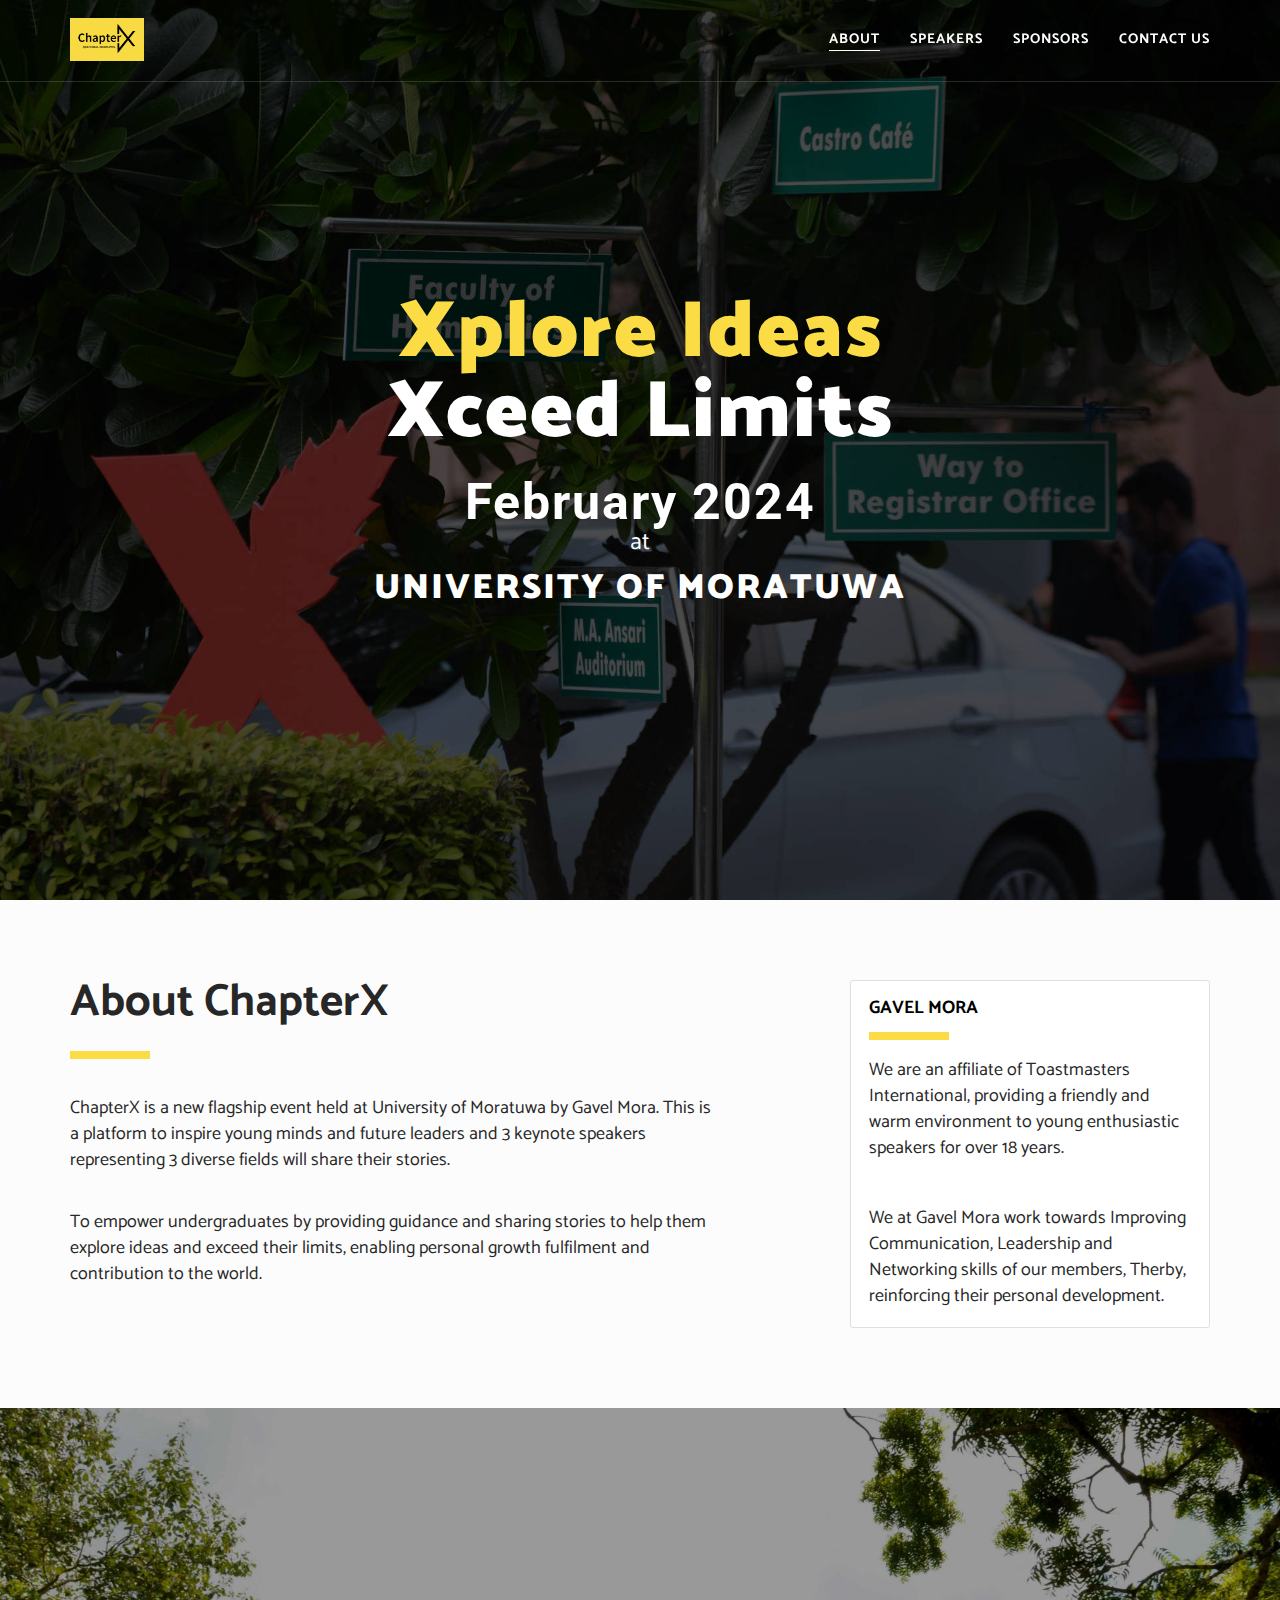
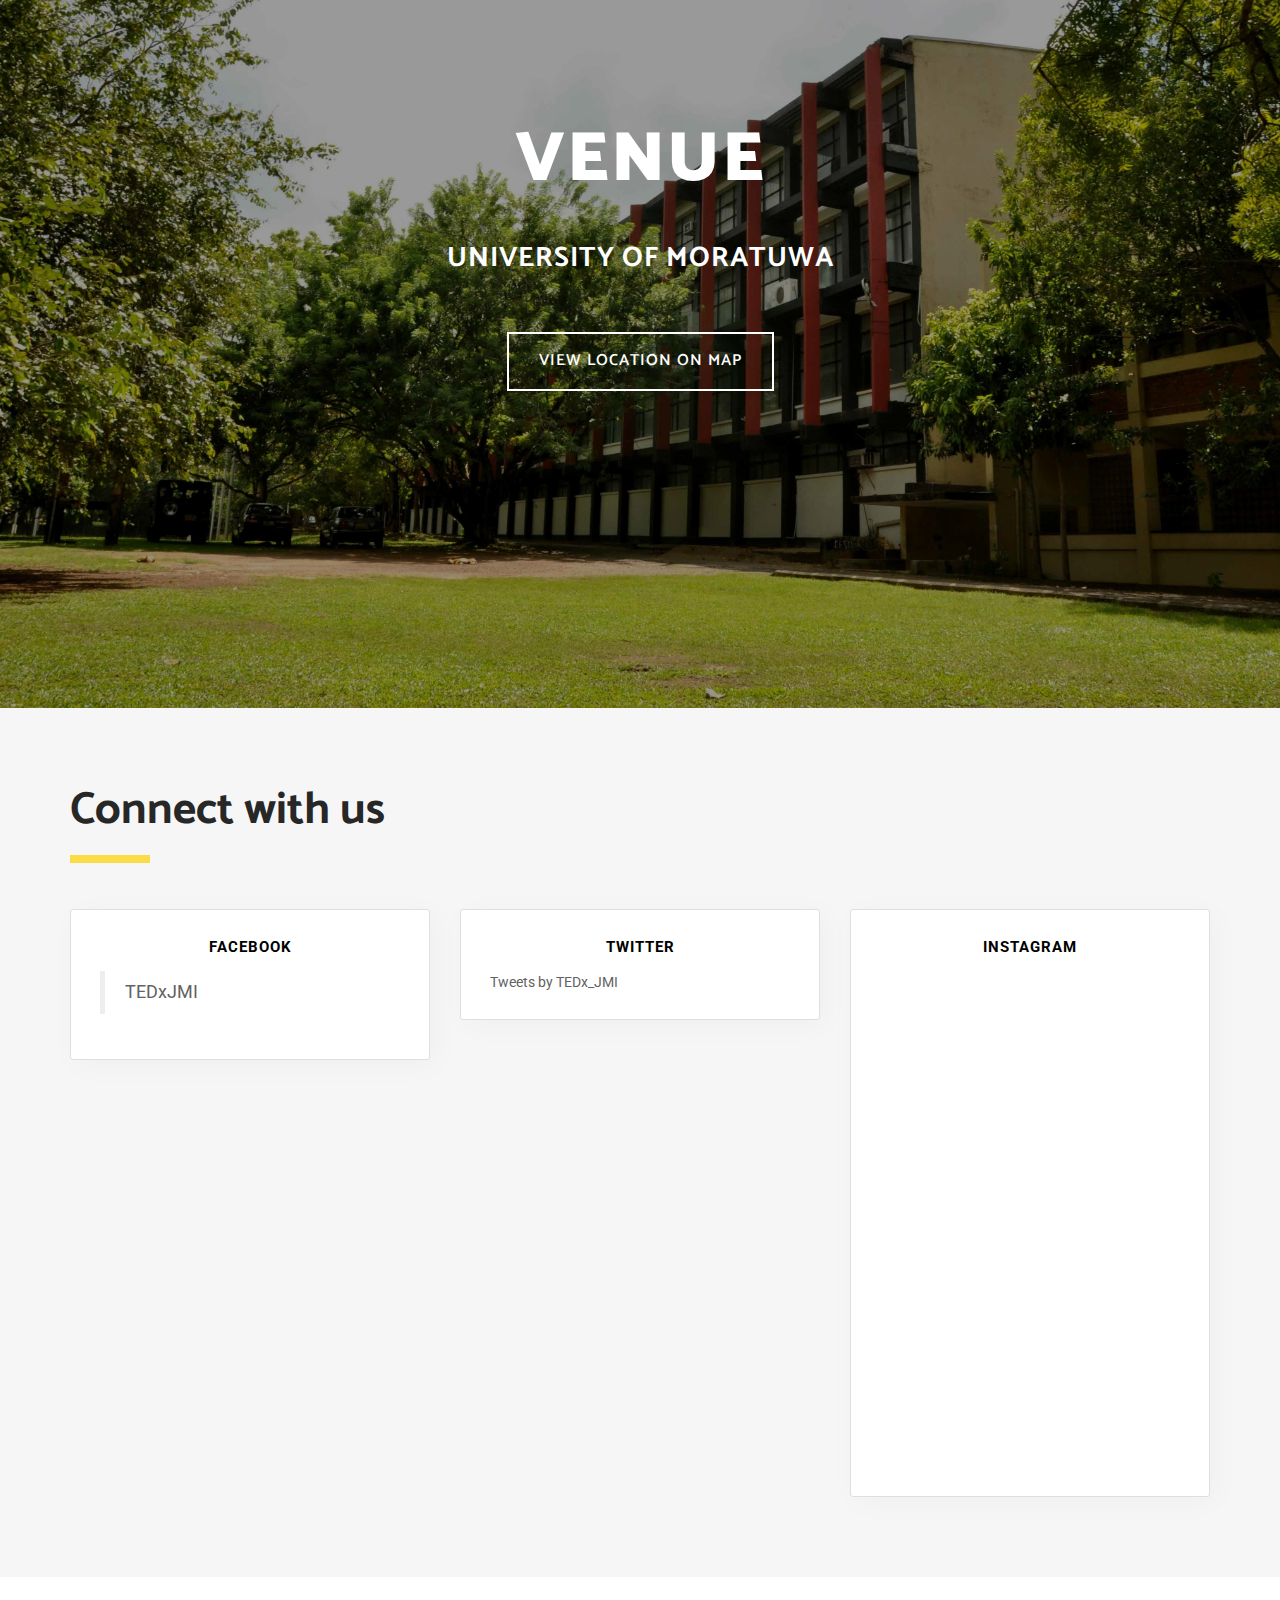
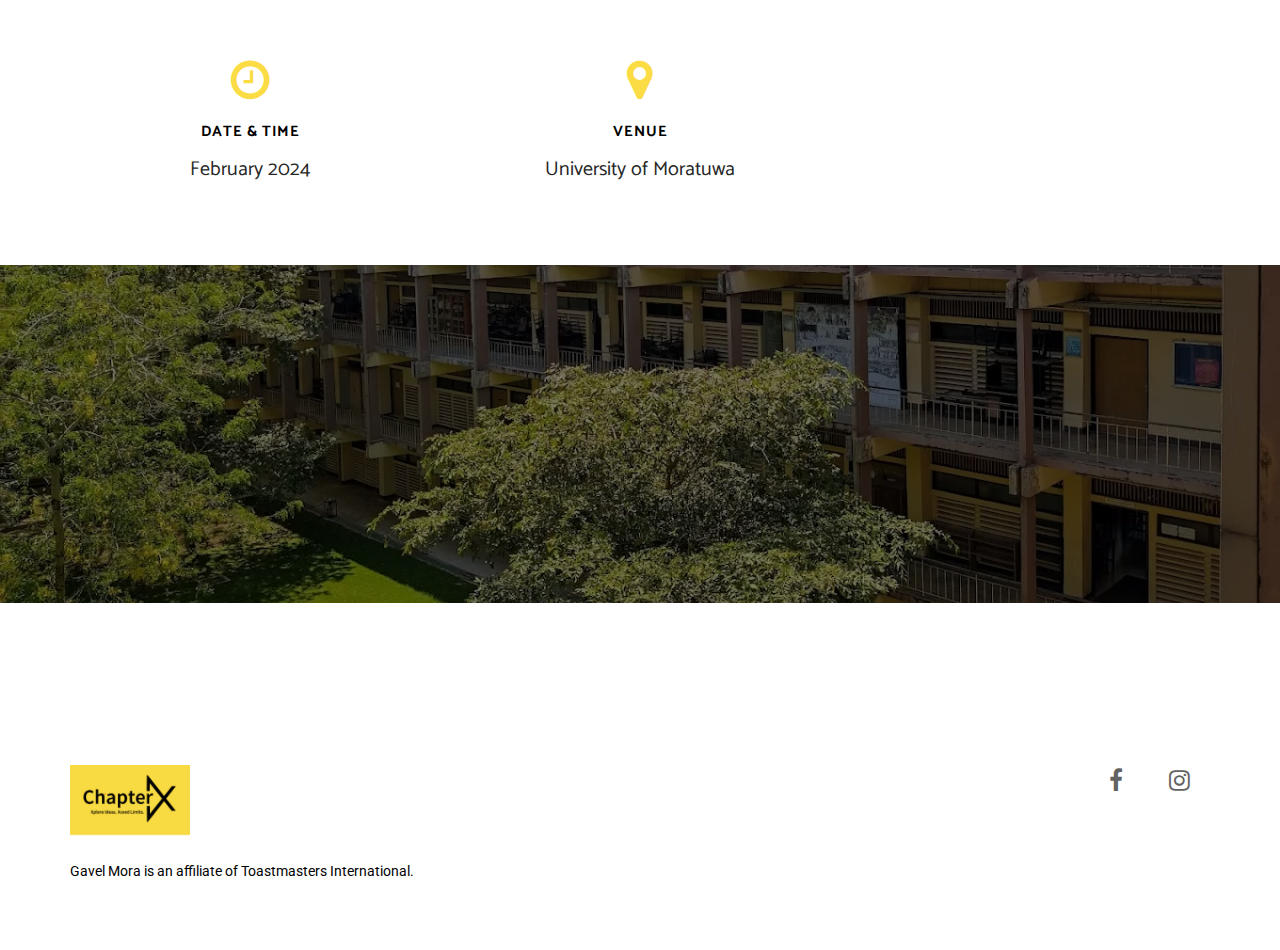
<file: index.html>
<!--
 _____ _____ ____          _ __  __ ___
|_   _| ____|  _ \__  __  | |  \/  |_ _|
  | | |  _| | | | \ \/ /  | | |\/| || |
  | | | |___| |_| |>  < |_| | |  | || |
  |_| |_____|____//_/\_\___/|_|  |_|___|

Event website by Syed Faheel Ahmad (github.com/faheel)
-->

<!DOCTYPE html>
<!--[if lt IE 7]>      <html class="no-js lt-ie9 lt-ie8 lt-ie7" lang="en"> <![endif]-->
<!--[if IE 7]>         <html class="no-js lt-ie9 lt-ie8" lang="en"> <![endif]-->
<!--[if IE 8]>         <html class="no-js lt-ie9" lang="en"> <![endif]-->
<!--[if gt IE 8]><!-->
<html class="no-js" lang="en">
<!--<![endif]-->

<head>
  <meta charset="utf-8">
  <meta name="viewport" content="width=device-width, initial-scale=1.0, maximum-scale=1">
  <meta http-equiv="X-UA-Compatible" content="IE=edge">

  <!-- Title, icon, description and keywords -->
  <title>ChapterX</title>
  <link rel="shortcut icon" href="res/images/C_2.ico">
  <meta name="description" content="ChapterX, x = independently organised TED event. Igniting Minds. This October, at Jamia Millia Islamia.">
  <meta name="keywords" content="ChapterX, university of Moratuwa">

  <!-- Social media tags -->
  <!-- Open Graph -->
  <meta property="og:title" content="ChapterX">
  <meta property="og:description" content="Xplore Ideas Xceed Limts.">
  <meta property="og:image" content="https://tedxjmi.com/res/images/logos/light-social.jpg">
  <meta property="og:url" content="https://tedxjmi.com">
  <!-- Twitter -->
  <meta name="twitter:card" content="summary_large_image">
  <meta name="twitter:site" content="@TEDx_JMI">
  <!-- Google+ -->
  <meta itemprop="name" content="TEDxJMI">
  <meta itemprop="description" content="Igniting Minds. This October, at Jamia Millia Islamia.">
  <meta itemprop="image" content="https://tedxjmi.com/res/images/logos/light-social.jpg">

  <!-- Browser themes -->
  <meta name="theme-color" content="#000">

  <!-- Bootstrap -->
  <link rel="stylesheet" href="res/css/bootstrap.min.css">

  <!-- Font Icons -->
  <link rel="stylesheet" href="res/css/font-awesome.min.css">

  <!-- Plugins -->
  <link rel="stylesheet" href="res/css/flickity.min.css">
  <link rel="stylesheet" href="res/css/magnific-popup.css">

  <!-- Main styles -->
  <link rel="stylesheet" href="res/css/main.css">
  <link rel="stylesheet" href="res/css/style.css">

  <!-- Color skin -->
  <link rel="stylesheet" href="res/css/color_red.css">

  <!-- Modernizr JS for IE8 support of HTML5 elements and media queries -->
  <!--[if lt IE 8]>
  <script src="res/js/modernizr.min.js"></script>
  <![endif]-->
</head>

<body id="page-top">
  <!-- Navigation Start -->
  <nav id="navigation" class="navbar navbar-fixed-top">
    <div class="container">
      <div class="row">
        <div class="navbar-header col-lg-3">
          <button type="button" class="navbar-toggle collapsed" data-toggle="collapse" data-target="#navbar">
            <span class="sr-only">Toggle navigation</span>
            <span class="icon-bar"></span>
            <span class="icon-bar"></span>
            <span class="icon-bar"></span>
          </button>

          <a class="navbar-brand font-family-alt letter-spacing-1 text-extra-large text-uppercase" href="/">
            <img class="logo-navbar-dark" src="res/images/logos/chapter_footer.png" alt="TEDxJMI"/>
            <img class="logo-navbar-white" src="res/images/logos/light.png" alt="TEDxJMI"/>
          </a>
        </div>
        <!-- //.navbar-header -->

        <div id="navbar" class="navbar-collapse collapse col-lg-9 pull-right">
          <ul class="nav navbar-nav font-family-alt letter-spacing-1 text-uppercase font-weight-700">
            <li><a href="#page-top" class="page-scroll">About</a></li>
            <li><a href="./speakers/" class="line-height-unset">Speakers</a></li>
            <li><a href="./sponsors/" class="line-height-unset">Sponsors</a></li>
            <li><a href="./contact/" class="line-height-unset">Contact Us</a></li>
            <!-- <li class="bg-base-color">
              <a href="./register/" class="line-height-unset width-100" font-color="black">
                Register
              </a>
            </li> -->
          </ul>
        </div>
        <!-- //.navbar-collapse -->
      </div>
      <!-- //.row -->
    </div>
    <!-- //.container -->
  </nav>
  <!-- //Navigation End -->



  <!-- Section - Home Start -->
  <section id="home-bg-slideshow" class="bg-gray-dark-2 height-100 no-padding overflow-hidden width-100">
    <!-- BG Slideshow -->
    <div class="bg-slideshow-wrapper flexslider height-100 no-border no-border-radius no-margin width-100">
      <div class="slides height-100 width-100">
        <div class="bg-cover bg-overlay-black-7 display-block height-100 width-100">
          <div class="display-table height-100 position-absolute position-top position-left width-100">
            <div class="display-table-cell vertical-align-middle">
              <div class="container">
                <div class="row">
                  <div class="col-md-10 col-md-offset-1 text-center">
                    <h2 class="font-family-alt font-weight-900 letter-spacing-2 text-white xs-title-extra-large sm-title-extra-large-3 title-extra-large-5">
                      <span class="text-base-color">Xplore Ideas</span><br> Xceed Limits
                    </h2>
                    <br>
                    <h3 class="font-weight-700 letter-spacing-2 text-white xs-title-large sm-title-extra-large title-extra-large-3">
                      February 2024
                    </h3>
                    <p class="font-family-alt text-white sm-title-small title-medium">
                      at
                    </p>
                    <h4 class="font-family-alt font-weight-900 letter-spacing-2 text-uppercase text-white xs-title-small sm-title-medium title-extra-large">
                      University of Moratuwa
                    </h4>
                    <!-- <br>
                    <a href="/register/" class="btn btn-base-color sm-btn-medium btn-large">
                      Register Now
                    </a> -->
                  </div>
                  <!-- //.col-md-10 -->
                </div>
                <!-- //.row -->
              </div>
              <!-- //.container -->
            </div>
            <!-- //.display-table-cell -->
          </div>
          <!-- //.display-table -->
        </div>
        <!-- //.bg-cover -->

        <div class="bg-cover bg-overlay-black-7 display-block height-100 width-100">
          <div class="display-table height-100 position-absolute position-top position-left width-100">
            <div class="display-table-cell vertical-align-middle">
              <div class="container">
                <div class="row">
                  <div class="col-md-10 col-md-offset-1 text-center">
                    <h2 class="font-family-alt font-weight-900 letter-spacing-2 text-white xs-title-extra-large sm-title-extra-large-3 title-extra-large-5">
                      <span class="text-base-color">Xplore Ideas</span><br> Xceed Limits
                    </h2>
                    <br>
                    <h3 class="font-weight-700 letter-spacing-2 text-white xs-title-large sm-title-extra-large title-extra-large-3">
                      February 2024
                    </h3>
                    <p class="font-family-alt text-white sm-title-small title-medium">
                      at
                    </p>
                    <h4 class="font-family-alt font-weight-900 letter-spacing-2 text-uppercase text-white xs-title-small sm-title-medium title-extra-large">
                      University of Moratuwa
                    </h4>
                    <!-- <br>
                    <a href="/register/" class="btn btn-base-color sm-btn-medium btn-large">
                      Register Now
                    </a> -->
                  </div>
                  <!-- //.col-md-10 -->
                </div>
                <!-- //.row -->
              </div>
              <!-- //.container -->
            </div>
            <!-- //.display-table-cell -->
          </div>
          <!-- //.display-table -->
        </div>
        <!-- //.bg-cover -->

        <div class="bg-cover bg-overlay-black-7 display-block height-100 width-100">
          <div class="display-table height-100 position-absolute position-top position-left width-100">
            <div class="display-table-cell vertical-align-middle">
              <div class="container">
                <div class="row">
                  <div class="col-md-10 col-md-offset-1 text-center">
                    <h2 class="font-family-alt font-weight-900 letter-spacing-2 text-white xs-title-extra-large sm-title-extra-large-3 title-extra-large-5">
                      <span class="text-base-color">Xplore Ideas</span> <br>Xceed Limits
                    </h2>
                    <br>
                    <h3 class="font-weight-700 letter-spacing-2 text-white xs-title-large sm-title-extra-large title-extra-large-3">
                      February 2024
                    </h3>
                    <p class="font-family-alt text-white sm-title-small title-medium">
                      at
                    </p>
                    <h4 class="font-family-alt font-weight-900 letter-spacing-2 text-uppercase text-white xs-title-small sm-title-medium title-extra-large">
                      University of Moratuwa
                    </h4>
                    <!-- <br>
                    <a href="/register/" class="btn btn-base-color sm-btn-medium btn-large">
                      Register Now
                    </a> -->
                  </div>
                  <!-- //.col-md-10 -->
                </div>
                <!-- //.row -->
              </div>
              <!-- //.container -->
            </div>
            <!-- //.display-table-cell -->
          </div>
          <!-- //.display-table -->
        </div>
        <!-- //.bg-cover -->
      </div>
      <!-- //.slides -->
    </div>
    <!-- //.bg-slideshow-wrapper -->
  </section>
  <!-- //Section - Home End -->



  <!-- Section - About Start -->
  <section id="about" class="bg-white-3 pull-up">
    <div class="container">
      <div class="row">
        <div class="col-sm-6 col-md-7">
          <h2 class="font-family-alt font-weight-700 sm-title-large title-extra-large-2 text-gray-dark-2">
            About ChapterX
          </h2>
          <span class="bg-base-color margin-4 no-margin-bottom no-margin-rl separator-line-extra-thick-long"></span>
          <div class="row">
            <div class="col-md-12">
              <p class="font-family-alt margin-5-5 no-margin-bottom no-margin-rl sm-text-large text-extra-large text-gray-dark-2">
                ChapterX is a new flagship event held at University of Moratuwa by Gavel Mora.
                This is a platform to inspire young minds and future leaders and 
                3 keynote speakers representing 3 diverse fields will share their stories.
              </p>

              <p class="font-family-alt margin-5-5 no-margin-bottom no-margin-rl sm-text-large text-extra-large text-gray-dark-2">
                To empower undergraduates by providing guidance and 
                sharing stories to help them explore ideas and exceed their limits, 
                enabling personal growth fulfilment and contribution to the world.
              </p>
            </div>
            <!-- //.col-sm-6 -->
          </div>
          <!-- //.row -->
        </div>
        <!-- //.col-sm-6 -->

        <div class="col-sm-6 col-md-4 col-md-offset-1 xs-margin-8 xs-no-margin-rl xs-no-margin-bottom">
          <div class="testimonial">
            <div class="bg-white border border-gray-light border-round padding-5 width-100">
              <h4 class="font-weight-700 font-family-alt">
                GAVEL MORA
              </h4>
              <span class="bg-base-color margin-4 no-margin-bottom no-margin-rl separator-line-extra-thick-long"></span>
              
              <p class="font-family-alt margin-5-5 no-margin-bottom no-margin-rl sm-text-large text-extra-large text-gray-dark-2">

                We are an affiliate of Toastmasters International, 
                providing a friendly and warm environment to young 
                enthusiastic speakers for over 18 years.
                <br>
              </p>
              <p class="font-family-alt margin-5-5 no-margin-bottom no-margin-rl sm-text-large text-extra-large text-gray-dark-2">
                <br>
                We at Gavel Mora work towards Improving Communication,
                Leadership and Networking skills of our members, 
                Therby, reinforcing their personal development.
              </p>
            </div>
            <!-- //.bg-white -->
          </div>
          <!-- //.testimonial -->
        </div>
        <!-- //.col-sm-6 -->
      </div>
    </div>
    <!-- //.container -->
  </section>
  <!-- //Section - About End -->



  <!-- Section - Venue Start -->
  <section id="venue" class="bg-cover bg-overlay-black-4 display-table height-100 no-padding width-100">
    <div class="display-table-cell vertical-align-middle">
      <div class="container">
        <div class="row">
          <div class="col-md-8 col-md-offset-2 text-center">
            <h3 class="display-block font-family-alt font-weight-900 letter-spacing-2 text-uppercase text-white xs-title-extra-large-4 title-extra-large-4">
              Venue
            </h3>
            <br>
            <p class="font-family-alt letter-spacing-1 margin-3 no-margin-bottom no-margin-rl text-white xs-title-small title-large text-uppercase font-weight-700">
              University of Moratuwa
            </p>
            <br>
            <a href="https://www.google.com/maps/search/google+maps+university+of+moratuwa/@6.7967047,79.8992791,17.37z?entry=ttu" target="_blank"
                class="btn btn-outline-white sm-btn-medium btn-large margin-4-5 no-margin-bottom no-margin-rl">
              View location on map
            </a>
          </div>
          <!-- //.col-md-8 -->
        </div>
        <!-- //.row -->
      </div>
      <!-- //.container -->
    </div>
    <!-- //.display-table-cell -->
  </section>
  <!-- //Section - Venue End -->



  <!-- Section - Social start -->
  <section id="social" class="bg-gray-light-2 pull-up">
    <div class="container">
      <div class="row">
        <div class="col-md-6">
          <h2 class="font-family-alt font-weight-700 sm-title-large title-extra-large-2 text-gray-dark-2">
            Connect with us
          </h2>
          <span class="bg-base-color margin-4 no-margin-bottom no-margin-rl separator-line-extra-thick-long"></span>
        </div>
      </div>
      <!-- //.row -->
      <br><br>
      <div class="row">
        <!-- Social Box -->
        <div class="features-box col-sm-6 col-md-4">
          <div class="border border-gray-light border-round box-shadow-yes position-relative bg-white">
            <div class="display-table height-100 no-padding-rl padding-7 width-100">
              <div class="display-table-cell no-padding-tb padding-8 vertical-align-middle">
                <span class="display-block font-weight-700 letter-spacing-1 text-large text-uppercase margin-4 no-margin-rl no-margin-top text-center">
                  Facebook
                </span>

                <!-- Facebook plugin -->
                <div id="fb-root"></div>

                <script>(function(d, s, id) {
                  var js, fjs = d.getElementsByTagName(s)[0];
                  if (d.getElementById(id)) return;
                  js = d.createElement(s); js.id = id;
                  js.src = "https://connect.facebook.net/en_GB/sdk.js#xfbml=1&version=v2.10&appId=203606196348015";
                  fjs.parentNode.insertBefore(js, fjs);
                }(document, 'script', 'facebook-jssdk'));</script>

                <div class="fb-page" data-href="https://www.facebook.com/tedxjmi/" data-tabs="timeline"
                    data-small-header="true" data-adapt-container-width="true" data-hide-cover="true"
                    data-show-facepile="false">
                  <blockquote cite="https://www.facebook.com/tedxjmi/" class="fb-xfbml-parse-ignore">
                    <a href="https://www.facebook.com/tedxjmi/">TEDxJMI</a>
                  </blockquote>
                </div>
                <!-- //Facebook plugin -->
              </div>
              <!-- //.display-table-cell -->
            </div>
            <!-- //.display-table -->
          </div>
          <!-- //.border -->
        </div>
        <!-- //Social Box -->

        <!-- Social Box -->
        <div class="features-box col-sm-6 col-md-4 xs-margin-4 xs-no-margin-rl xs-no-margin-bottom">
          <div class="border border-gray-light border-round box-shadow-yes position-relative bg-white">
            <div class="display-table height-100 no-padding-rl padding-7 width-100">
              <div class="display-table-cell no-padding-tb padding-8 vertical-align-middle">
                <span class="display-block font-weight-700 letter-spacing-1 text-large text-uppercase margin-4 no-margin-rl no-margin-top text-center">
                  Twitter
                </span>

                <!-- Twitter timeline -->
                <a class="twitter-timeline" data-height="493" data-chrome="noheader, nofooter"
                  data-dnt="true" href="https://twitter.com/TEDx_JMI">Tweets by TEDx_JMI</a>
                <script async src="https://platform.twitter.com/widgets.js" charset="utf-8"></script>
                <!-- //Twitter timeline -->
              </div>
              <!-- //.display-table-cell -->
            </div>
            <!-- //.display-table -->
          </div>
          <!-- //.border -->
        </div>
        <!-- //Social Box -->

        <!-- Social Box -->
        <div class="features-box col-sm-6 col-md-4 sm-margin-4 sm-no-margin-rl sm-no-margin-bottom">
          <div class="border border-gray-light border-round box-shadow-yes position-relative bg-white">
            <div class="display-table height-100 no-padding-rl padding-7 width-100">
              <div class="display-table-cell no-padding-tb padding-8 vertical-align-middle">
                <span class="display-block font-weight-700 letter-spacing-1 text-large text-uppercase margin-4 no-margin-rl no-margin-top text-center">
                  Instagram
                </span>

                <!-- Instagram posts -->
                <script src="https://snapwidget.com/js/snapwidget.js"></script>
                <div style="height: 500px; overflow-y: auto">
                  <iframe src="https://snapwidget.com/embed/428495" class="snapwidget-widget" allowTransparency="true" frameborder="0" style="border:none; width:100%;"></iframe>
                </div>
                <!-- //Instagram posts -->
              </div>
              <!-- //.display-table-cell -->
            </div>
            <!-- //.display-table -->
          </div>
          <!-- //.border -->
        </div>
        <!-- //Social Box -->
      </div>
      <!-- //.row -->
    </div>
    <!-- //.container -->
  </section>
  <!-- //Section - Social end -->



  <!-- Section - Event banner start -->
  <section id="event-banner" class="bg-white pull-up">
    <div class="container">
      <div class="row">
        <div class="col-sm-4 text-center">
          <i class="fa fa-clock-o display-block text-base-color title-extra-large-2"></i>
          <span class="display-block font-family-alt font-weight-700 letter-spacing-1 margin-5 no-margin-bottom no-margin-rl text-large text-uppercase">
            Date &amp; Time
          </span>
          <p class="margin-3 font-family-alt no-margin-bottom no-margin-rl title-small text-gray-dark-2">
            February 2024
          </p>
        </div>
        <!-- //.col-sm-4 -->

        <div class="col-sm-4 xs-margin-8 xs-no-margin-bottom xs-no-margin-rl text-center">
          <i class="fa fa-map-marker display-block text-base-color title-extra-large-2"></i>
          <span class="display-block font-family-alt font-weight-700 letter-spacing-1 margin-5 no-margin-bottom no-margin-rl text-large text-uppercase">
            Venue
          </span>
          <p class="margin-3 font-family-alt no-margin-bottom no-margin-rl title-small text-gray-dark-2">
            University of Moratuwa
          </p>
        </div>
        <!-- //.col-sm-4 -->

        <!-- <div id="banner-registration" class="col-sm-4 xs-margin-8 xs-no-margin-bottom xs-no-margin-rl text-center">
          <a href="/res/insider_guide.pdf" class="btn btn-outline-base-color sm-btn-medium btn-large no-margin-rl">
            <span>Download<br>insider guide</span>
          </a>
        </div> -->
        
        <!-- //.col-sm-4 -->
      </div>
      <!-- //.row -->
    </div>
  </section>
  <!-- //Section - Event banner end -->



  <!-- Section - Parallax banner start -->
  <section id="home-bg-parallax" class="height-50 no-padding overflow-hidden width-100">
    <!-- BG Parallax -->
    <div class="bg-parallax bg-overlay-black-5 width-100"></div>

    <div class="display-table height-100 position-absolute position-top position-left width-100">
      <div class="display-table-cell vertical-align-middle">
        <div class="container">
          <div class="row">
            <!-- Countdown timer commented -->
            <!-- <div class="countdown-timer">
              <div class="days">
                <span class="value">00</span>
                <span class="label">DAYS</span>
              </div>
              <div class="hours">
                <span class="value">00</span>
                <span class="label">HOURS</span>
              </div>
              <div class="minutes">
                <span class="value">00</span>
                <span class="label">MINS</span>
              </div>
              <div class="seconds">
                <span class="value">00</span>
                <span class="label">SEC</span>
              </div>
            </div> -->
          </div>
          <!-- //.row -->
        </div>
        <!-- //.container -->
      </div>
      <!-- //.display-table-cell -->
    </div>
    <!-- //.display-table -->
  </section>
  <!-- //Section - Parallax banner end -->



  <!-- Footer Start -->
  <footer class="footer bg-white">
    <div class="container">
      <div class="row">
        <div class="col-sm-4">
          <div class="footer-logo xs-text-center">
            <img src="res/images/logos/chapter_footer.png" alt="">
          </div>
          <!-- //.footer-logo -->
          <p class="disclaimer xs-text-center">
            Gavel Mora is an affiliate of Toastmasters International.
          </p>
          <!-- //.disclaimer -->
        </div>
        <!-- //.col-sm-4 -->

        <div class="col-sm-8">
          <div class="footer-social text-right">
            <ul class="list-inline list-unstyled no-margin xs-text-center xs-title-small title-medium">
              <li><a href="https://www.facebook.com/profile.php?id=100089392825539"><i class="fa fa-facebook"></i></a></li>
              <li><a href="https://www.instagram.com/gavelmora_?igshid=MzRlODBiNWFlZA%3D%3D"><i class="fa fa-instagram"></i></a></li>
            </ul>
          </div>
          <!-- //.footer-social -->
        </div>
        <!-- //.col-sm-8 -->
      </div>
      <!-- //.row -->
    </div>
    <!-- //.container -->
  </footer>
  <!-- //Footer End -->


  <!-- Scroll to top -->
  <a href="#page-top" class="page-scroll scroll-to-top"><i class="fa fa-angle-up"></i></a>


  <!-- jQuery -->
  <script src="res/js/jquery.min.js"></script>

  <!-- Bootstrap -->
  <script src="res/js/bootstrap.min.js"></script>

  <!-- Plugins -->
  <script src="res/js/pace.min.js"></script>
  <script src="res/js/debouncer.min.js"></script>
  <script src="res/js/jquery.easing.min.js"></script>
  <script src="res/js/jquery.inview.min.js"></script>
  <script src="res/js/jquery.matchHeight.js"></script>
  <script src="res/js/isotope.pkgd.min.js"></script>
  <script src="res/js/imagesloaded.pkgd.min.js"></script>
  <script src="res/js/flickity.pkgd.min.js"></script>
  <script src="res/js/jquery.magnific-popup.min.js"></script>
  <script src="res/js/jquery.validate.min.js"></script>

  <!-- BG slideshow -->
  <script src="res/js/jquery.flexslider.min.js"></script>

  <!-- BG Parallax JS -->
  <script src="res/js/TweenMax.min.js"></script>
  <script src="res/js/ScrollMagic.min.js"></script>
  <script src="res/js/animation.gsap.min.js"></script>

  <!-- Theme -->
  <script src="res/js/main.js"></script>

  <!-- Countdown -->
  <script src="res/js/jquery.countdown.min.js"></script>
  <script src="res/js/countdown.js"></script>

</body>

</html>
</file>
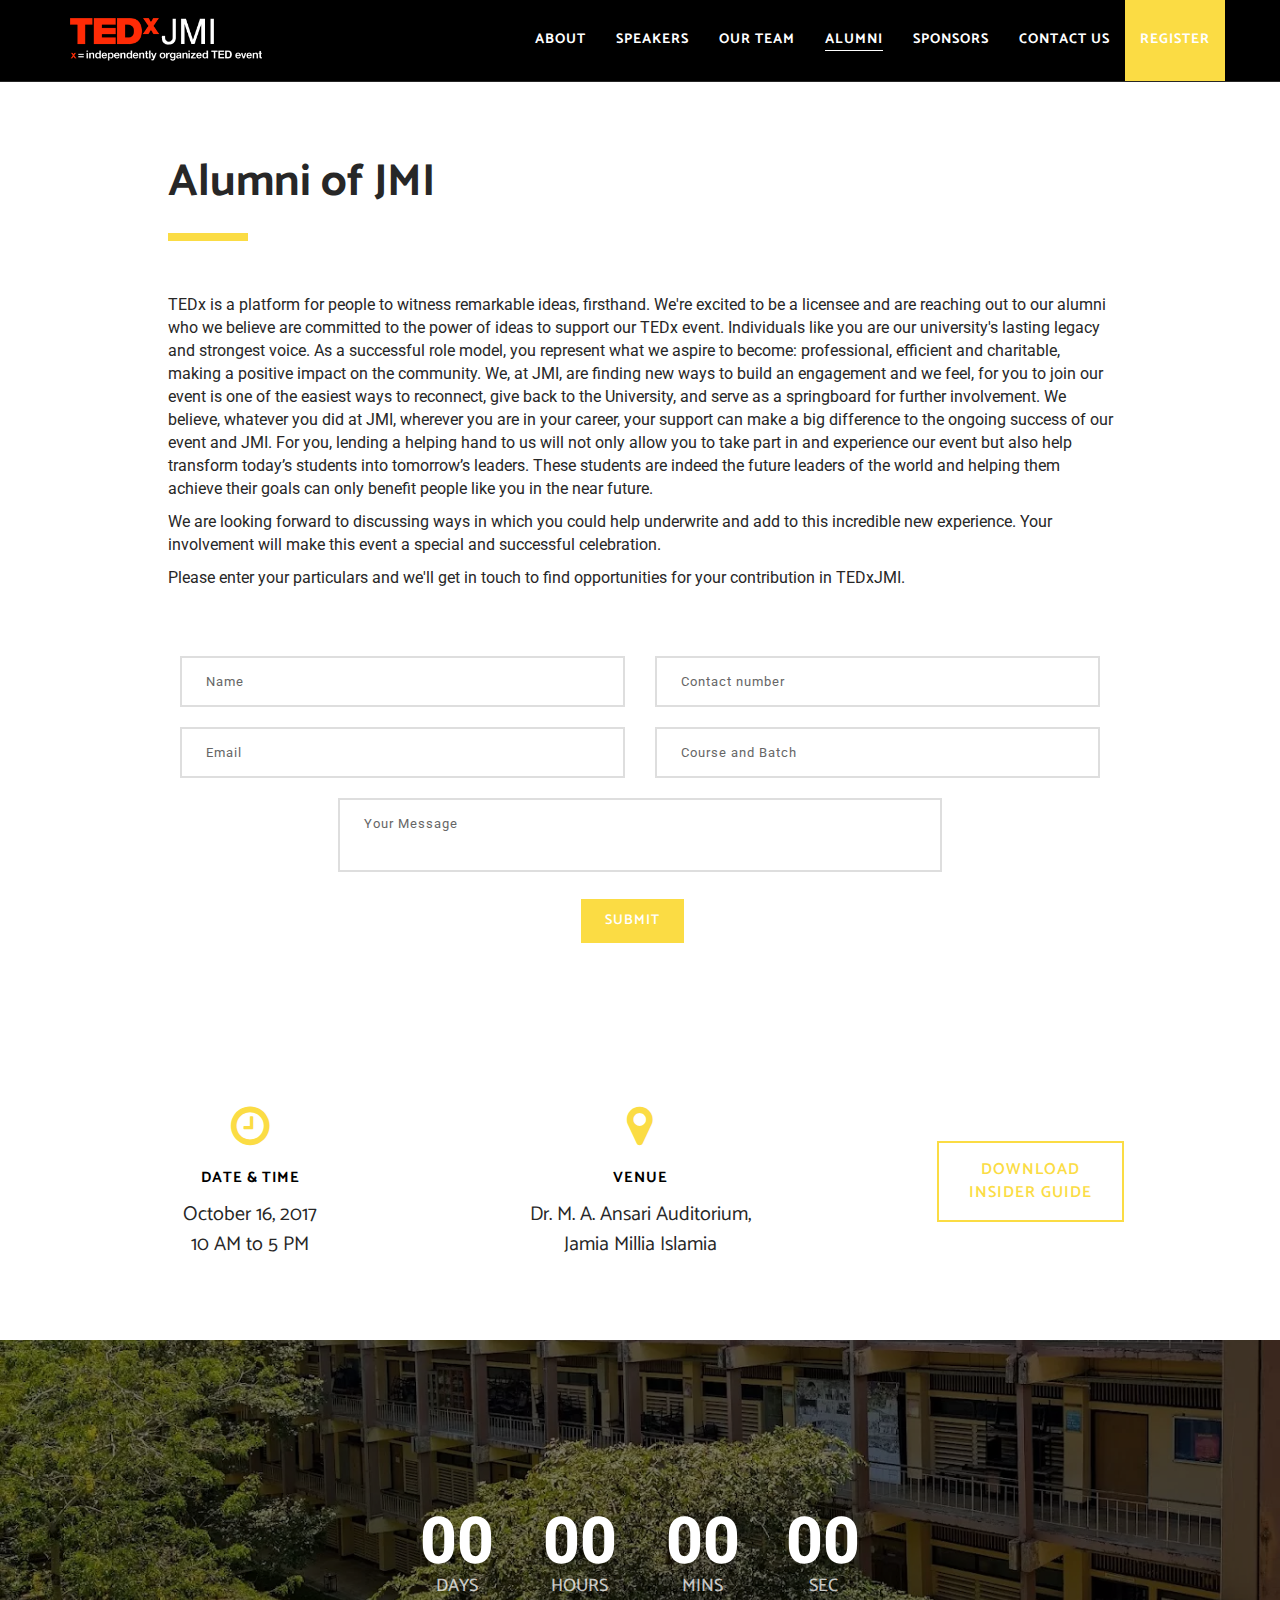
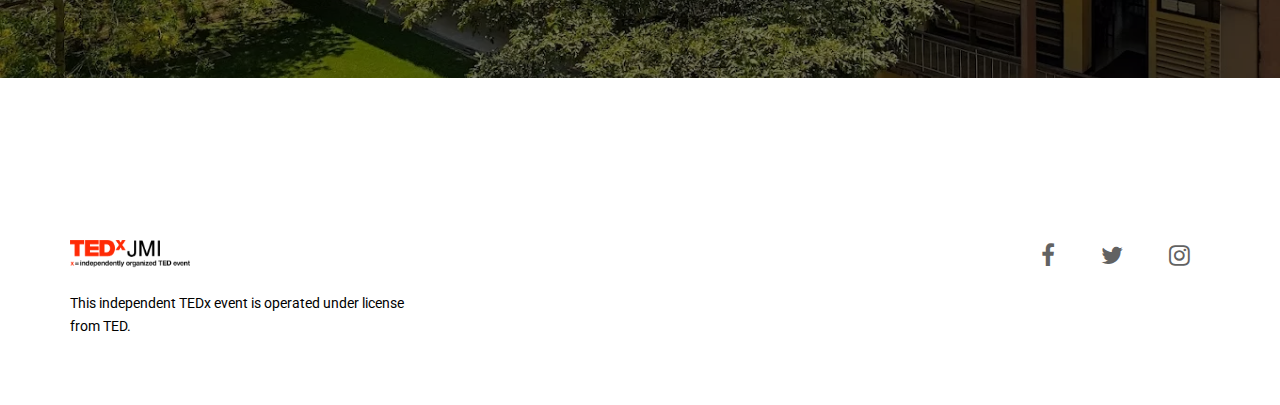
<file: alumni/index.html>
<!--
 _____ _____ ____          _ __  __ ___
|_   _| ____|  _ \__  __  | |  \/  |_ _|
  | | |  _| | | | \ \/ /  | | |\/| || |
  | | | |___| |_| |>  < |_| | |  | || |
  |_| |_____|____//_/\_\___/|_|  |_|___|

Event website by Syed Faheel Ahmad (github.com/faheel)
-->

<!DOCTYPE html>
<!--[if lt IE 7]>      <html class="no-js lt-ie9 lt-ie8 lt-ie7" lang="en"> <![endif]-->
<!--[if IE 7]>         <html class="no-js lt-ie9 lt-ie8" lang="en"> <![endif]-->
<!--[if IE 8]>         <html class="no-js lt-ie9" lang="en"> <![endif]-->
<!--[if gt IE 8]><!-->
<html class="no-js" lang="en">
<!--<![endif]-->

<head>
  <meta charset="utf-8">
  <meta name="viewport" content="width=device-width, initial-scale=1.0, maximum-scale=1">
  <meta http-equiv="X-UA-Compatible" content="IE=edge">

  <!-- Title, icon, description and keywords -->
  <title>Alumni of JMI | TEDxJMI</title>
  <link rel="shortcut icon" href="../res/images/favicon.ico">
  <meta name="description" content="Alumni of JMI. TEDxJMI, x = independently organised TED event. Igniting Minds. This October, at Jamia Millia Islamia.">
  <meta name="keywords" content="TEDx, JMI, Jamia Millia Islamia, New Delhi, event, talks">

  <!-- Social media tags -->
  <!-- Open Graph -->
  <meta property="og:title" content="Alumni of JMI">
  <meta property="og:description" content="TEDxJMI - Igniting Minds. This October, at Jamia Millia Islamia.">
  <meta property="og:image" content="https://tedxjmi.com/res/images/logos/light-social.jpg">
  <meta property="og:url" content="https://tedxjmi.com/alumni">
  <!-- Twitter -->
  <meta name="twitter:card" content="summary_large_image">
  <meta name="twitter:site" content="@TEDx_JMI">
  <!-- Google+ -->
  <meta itemprop="name" content="Alumni of JMI">
  <meta itemprop="description" content="TEDxJMI - Igniting Minds. This October, at Jamia Millia Islamia.">
  <meta itemprop="image" content="https://tedxjmi.com/res/images/logos/light-social.jpg">

  <!-- Browser themes -->
  <meta name="theme-color" content="#000">

  <!-- Bootstrap -->
  <link rel="stylesheet" href="../res/css/bootstrap.min.css">

  <!-- Font Icons -->
  <link rel="stylesheet" href="../res/css/font-awesome.min.css">

  <!-- Plugins -->
  <link rel="stylesheet" href="../res/css/flickity.min.css">
  <link rel="stylesheet" href="../res/css/magnific-popup.css">

  <!-- Main styles -->
  <link rel="stylesheet" href="../res/css/main.css">
  <link rel="stylesheet" href="../res/css/style.css">

  <!-- Color skin -->
  <link rel="stylesheet" href="../res/css/color_red.css">

  <!-- Modernizr JS for IE8 support of HTML5 elements and media queries -->
  <!--[if lt IE 8]>
  <script src="../res/js/modernizr.min.js"></script>
  <![endif]-->
</head>

<body id="page-top">
  <!-- Navigation Start -->
  <nav id="navigation" class="navbar navbar-fixed-top navbar-dark">
    <div class="container">
      <div class="row">
        <div class="navbar-header col-lg-3">
          <button type="button" class="navbar-toggle collapsed" data-toggle="collapse" data-target="#navbar">
            <span class="sr-only">Toggle navigation</span>
            <span class="icon-bar"></span>
            <span class="icon-bar"></span>
            <span class="icon-bar"></span>
          </button>

          <a class="navbar-brand font-family-alt letter-spacing-1 text-extra-large text-uppercase" href="/">
            <img class="logo-navbar-dark" src="../res/images/logos/dark.png" alt=""/>
            <img class="logo-navbar-white" src="../res/images/logos/light.png" alt=""/>
          </a>
        </div>
        <!-- //.navbar-header -->

        <div id="navbar" class="navbar-collapse collapse col-lg-9 pull-right">
          <ul class="nav navbar-nav font-family-alt letter-spacing-1 text-uppercase font-weight-700">
            <li><a href="/" class="line-height-unset">About</a></li>
            <li><a href="/speakers/" class="line-height-unset">Speakers</a></li>
            <li><a href="/our-team/" class="line-height-unset">Our Team</a></li>
            <li><a href="#page-top" class="page-scroll">Alumni</a></li>
            <li><a href="/sponsors/" class="line-height-unset">Sponsors</a></li>
            <li><a href="/contact/" class="line-height-unset">Contact Us</a></li>
            <li class="bg-base-color">
              <a href="/register/" class="line-height-unset width-100">
                Register
              </a>
            </li>
          </ul>
        </div>
        <!-- //.navbar-collapse -->
      </div>
      <!-- //.row -->
    </div>
    <!-- //.container -->
  </nav>
  <!-- //Navigation End -->



  <!-- Section - Alumni Start -->
  <section id="alumni" class="bg-white">
    <div class="container">
      <div class="row no-padding-rl">
        <div class="col-md-10 col-md-offset-1">
          <h2 class="font-family-alt font-weight-700 sm-title-large title-extra-large-2 text-gray-dark-2">
            Alumni of JMI
          </h2>
          <span class="bg-base-color xs-margin-6 xs-no-margin-rl margin-3 no-margin-rl separator-line-extra-thick-long"></span>

          <br>
          <div class="text-gray-dark-2">
            <p>TEDx is a platform for people to witness remarkable ideas, firsthand.
            We're excited to be a  licensee and are reaching out to our alumni who
            we believe are committed to the power of ideas to support our TEDx event.
            Individuals like you are our university's lasting legacy and strongest
            voice. As a successful role model, you represent what we aspire to
            become: professional, efficient and charitable, making a positive impact
            on the community. We, at JMI, are finding new ways to build an engagement
            and we feel, for you to join our event is one of the easiest ways to
            reconnect, give back to the University, and serve as a springboard for
            further involvement. We believe, whatever you did at JMI, wherever you
            are in your career, your support can make a big difference to the ongoing
            success of our event and JMI. For you, lending a helping hand to us
            will not only allow you to take part in and experience our event but
            also help transform today’s students into tomorrow’s leaders. These
            students are indeed the future leaders of the world and helping them
            achieve their goals can only benefit people like you in the near future.</p>

            <p>We are looking forward to discussing ways in which you could help underwrite
            and add to this incredible new experience. Your involvement will make
            this event a special and successful celebration.</p>

            <p>Please enter your particulars and we'll get in touch to find opportunities
            for your contribution in TEDxJMI.</p>
          </div>
        </div>
        <!-- //.col-md-10 -->
      </div>
      <!-- //.row -->

      <div class="row margin-5 no-margin-rl no-margin-bottom">
        <div class="col-md-10 col-md-offset-1">

          <form name="alumni" action="thank-you" method="post" netlify>
            <div class="row">
              <div class="col-sm-6">
                <input type="text" placeholder="Name" name="name" required>
                <input type="email" placeholder="Email" name="email" required>
              </div>
              <!-- //.col-md-6 -->

              <div class="col-sm-6">
                <input type="text" placeholder="Contact number" name="phone" required>
                <input type="text" placeholder="Course and Batch" name="course-and-batch" required>
              </div>
              <!-- //.col-md-6 -->
            </div>
            <!-- //.row -->

            <div class="row">
              <div class="col-sm-8 col-sm-offset-2">
                <textarea placeholder="Your Message" name="message" required></textarea>
              </div>
              <!-- //.col-md-6 -->
            </div>
            <!-- //.row -->

            <div class="row text-center">
              <button type="submit" class="btn btn-base-color btn-medium">
                Submit
              </button>
            </div>
            <!-- //.row -->
          </form>
        </div>
        <!-- //.col-md-10 -->
      </div>
      <!-- //.row -->
    </div>
    <!-- //.container -->
  </section>
  <!-- //Section - Alumni End -->



  <!-- Section - Event banner start -->
  <section id="event-banner" class="bg-white pull-up">
    <div class="container">
      <div class="row">
        <div class="col-sm-4 text-center">
          <i class="fa fa-clock-o display-block text-base-color title-extra-large-2"></i>
          <span class="display-block font-family-alt font-weight-700 letter-spacing-1 margin-5 no-margin-bottom no-margin-rl text-large text-uppercase">
            Date &amp; Time
          </span>
          <p class="margin-3 font-family-alt no-margin-bottom no-margin-rl title-small text-gray-dark-2">
            October 16, 2017<br>
            10 AM to 5 PM
          </p>
        </div>
        <!-- //.col-sm-4 -->

        <div class="col-sm-4 xs-margin-8 xs-no-margin-bottom xs-no-margin-rl text-center">
          <i class="fa fa-map-marker display-block text-base-color title-extra-large-2"></i>
          <span class="display-block font-family-alt font-weight-700 letter-spacing-1 margin-5 no-margin-bottom no-margin-rl text-large text-uppercase">
            Venue
          </span>
          <p class="margin-3 font-family-alt no-margin-bottom no-margin-rl title-small text-gray-dark-2">
            Dr. M. A. Ansari Auditorium,<br>
            Jamia Millia Islamia
          </p>
        </div>
        <!-- //.col-sm-4 -->

        <div id="banner-registration" class="col-sm-4 xs-margin-8 xs-no-margin-bottom xs-no-margin-rl text-center">
          <a href="/res/insider_guide.pdf" class="btn btn-outline-base-color sm-btn-medium btn-large no-margin-rl">
            <span>Download<br>insider guide</span>
          </a>
        </div>
        <!-- //.col-sm-4 -->
      </div>
      <!-- //.row -->
    </div>
  </section>
  <!-- //Section - Event banner end -->



  <!-- Section - Parallax banner start -->
  <section id="home-bg-parallax" class="height-50 no-padding overflow-hidden width-100">
    <!-- BG Parallax -->
    <div class="bg-parallax bg-overlay-black-5 width-100"></div>

    <div class="display-table height-100 position-absolute position-top position-left width-100">
      <div class="display-table-cell vertical-align-middle">
        <div class="container">
          <div class="row">
            <div class="countdown-timer">
              <div class="days">
                <span class="value">00</span>
                <span class="label">DAYS</span>
              </div>
              <div class="hours">
                <span class="value">00</span>
                <span class="label">HOURS</span>
              </div>
              <div class="minutes">
                <span class="value">00</span>
                <span class="label">MINS</span>
              </div>
              <div class="seconds">
                <span class="value">00</span>
                <span class="label">SEC</span>
              </div>
            </div>
          </div>
          <!-- //.row -->
        </div>
        <!-- //.container -->
      </div>
      <!-- //.display-table-cell -->
    </div>
    <!-- //.display-table -->
  </section>
  <!-- //Section - Parallax banner end -->



  <!-- Footer Start -->
  <footer class="footer bg-white">
    <div class="container">
      <div class="row">
        <div class="col-sm-4">
          <div class="footer-logo xs-text-center">
            <img src="../res/images/logos/light.png" alt="">
          </div>
          <!-- //.footer-logo -->
          <p class="disclaimer xs-text-center">
            This independent TEDx event is operated under license from TED.
          </p>
          <!-- //.disclaimer -->
        </div>
        <!-- //.col-sm-4 -->

        <div class="col-sm-8">
          <div class="footer-social text-right">
            <ul class="list-inline list-unstyled no-margin xs-text-center xs-title-small title-medium">
              <li><a href="https://www.facebook.com/tedxjmi/"><i class="fa fa-facebook"></i></a></li>
              <li><a href="https://twitter.com/TEDx_JMI"><i class="fa fa-twitter"></i></a></li>
              <li><a href="https://www.instagram.com/tedxjmi/"><i class="fa fa-instagram"></i></a></li>
            </ul>
          </div>
          <!-- //.footer-social -->
        </div>
        <!-- //.col-sm-8 -->
      </div>
      <!-- //.row -->
    </div>
    <!-- //.container -->
  </footer>
  <!-- //Footer End -->


  <!-- Scroll to top -->
  <a href="#page-top" class="page-scroll scroll-to-top"><i class="fa fa-angle-up"></i></a>


  <!-- jQuery -->
  <script src="../res/js/jquery.min.js"></script>

  <!-- Bootstrap -->
  <script src="../res/js/bootstrap.min.js"></script>

  <!-- Plugins -->
  <script src="../res/js/pace.min.js"></script>
  <script src="../res/js/debouncer.min.js"></script>
  <script src="../res/js/jquery.easing.min.js"></script>
  <script src="../res/js/jquery.inview.min.js"></script>
  <script src="../res/js/jquery.matchHeight.js"></script>
  <script src="../res/js/isotope.pkgd.min.js"></script>
  <script src="../res/js/imagesloaded.pkgd.min.js"></script>
  <script src="../res/js/flickity.pkgd.min.js"></script>
  <script src="../res/js/jquery.magnific-popup.min.js"></script>
  <script src="../res/js/jquery.validate.min.js"></script>

  <!-- BG Parallax JS -->
  <script src="../res/js/TweenMax.min.js"></script>
  <script src="../res/js/ScrollMagic.min.js"></script>
  <script src="../res/js/animation.gsap.min.js"></script>

  <!-- Theme -->
  <script src="../res/js/main.js"></script>

  <!-- Countdown -->
  <script src="../res/js/jquery.countdown.min.js"></script>
  <script src="../res/js/countdown.js"></script>

</body>

</html>
</file>
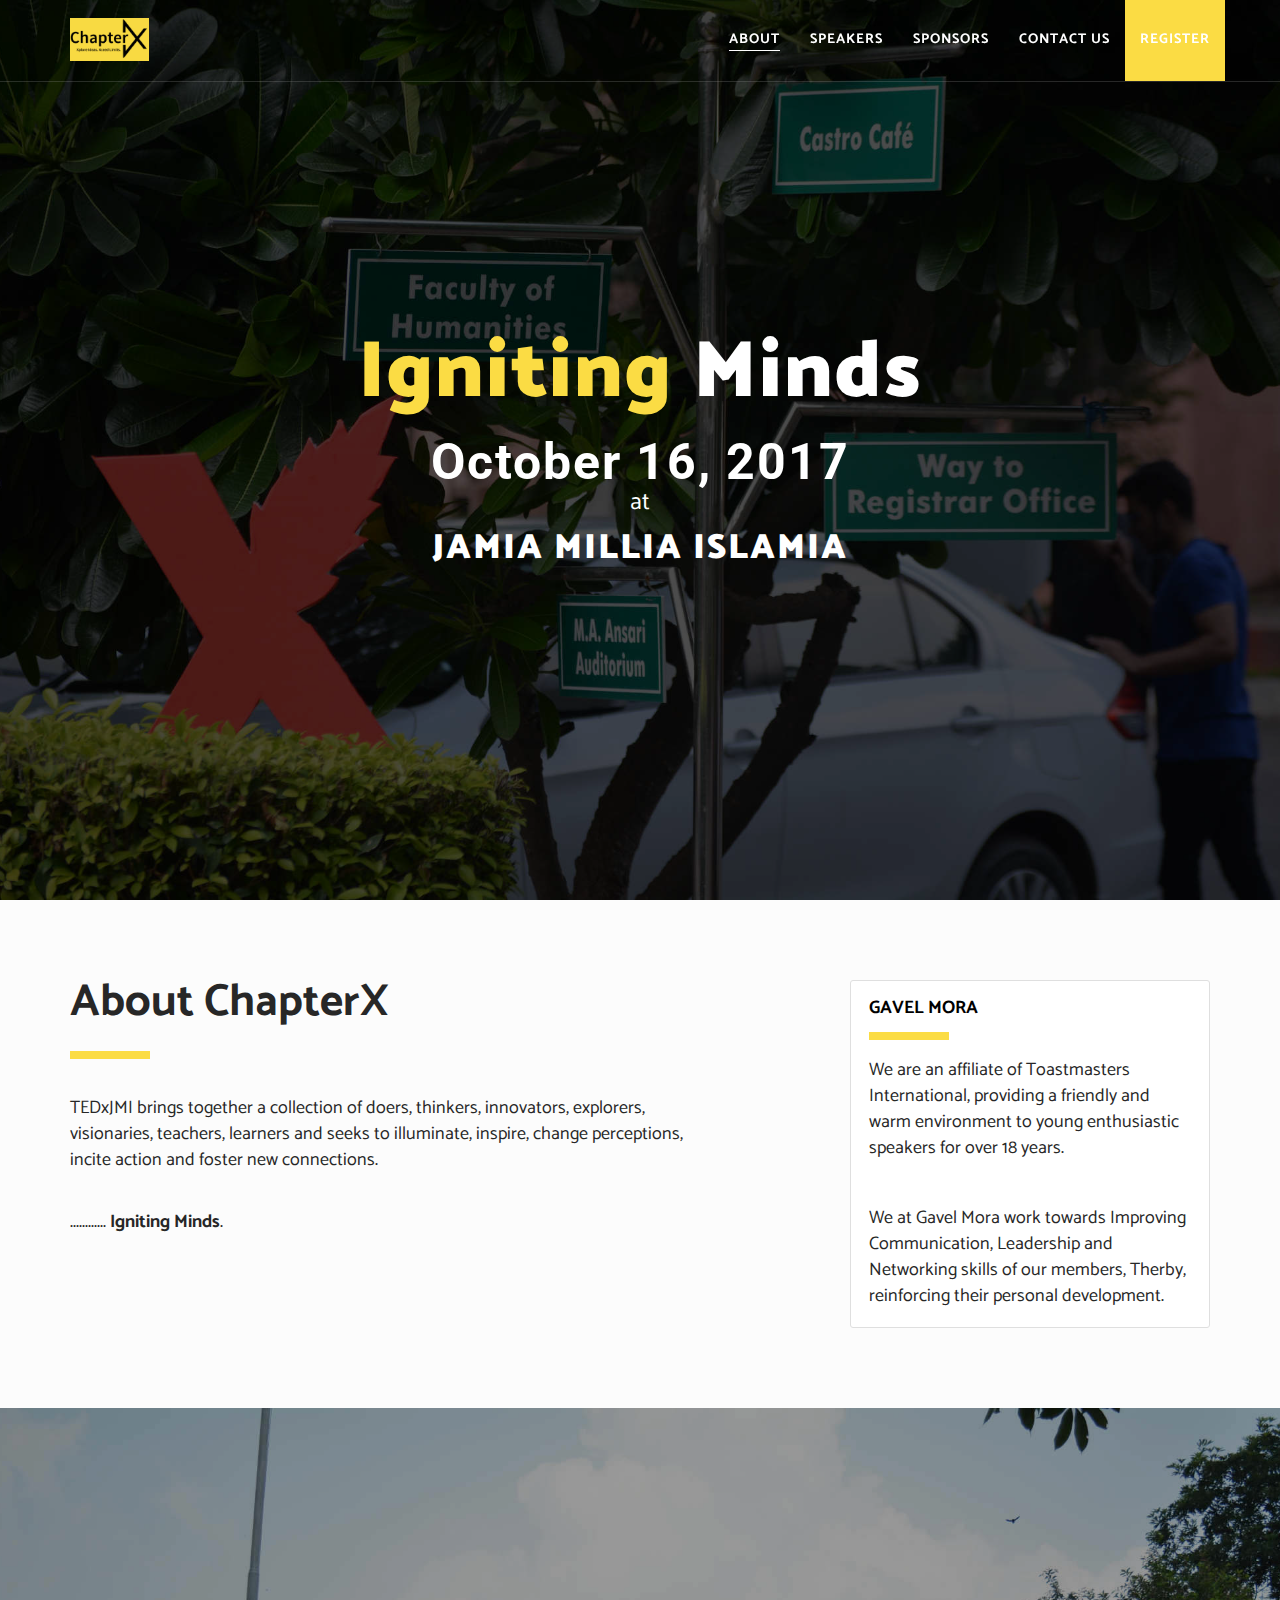
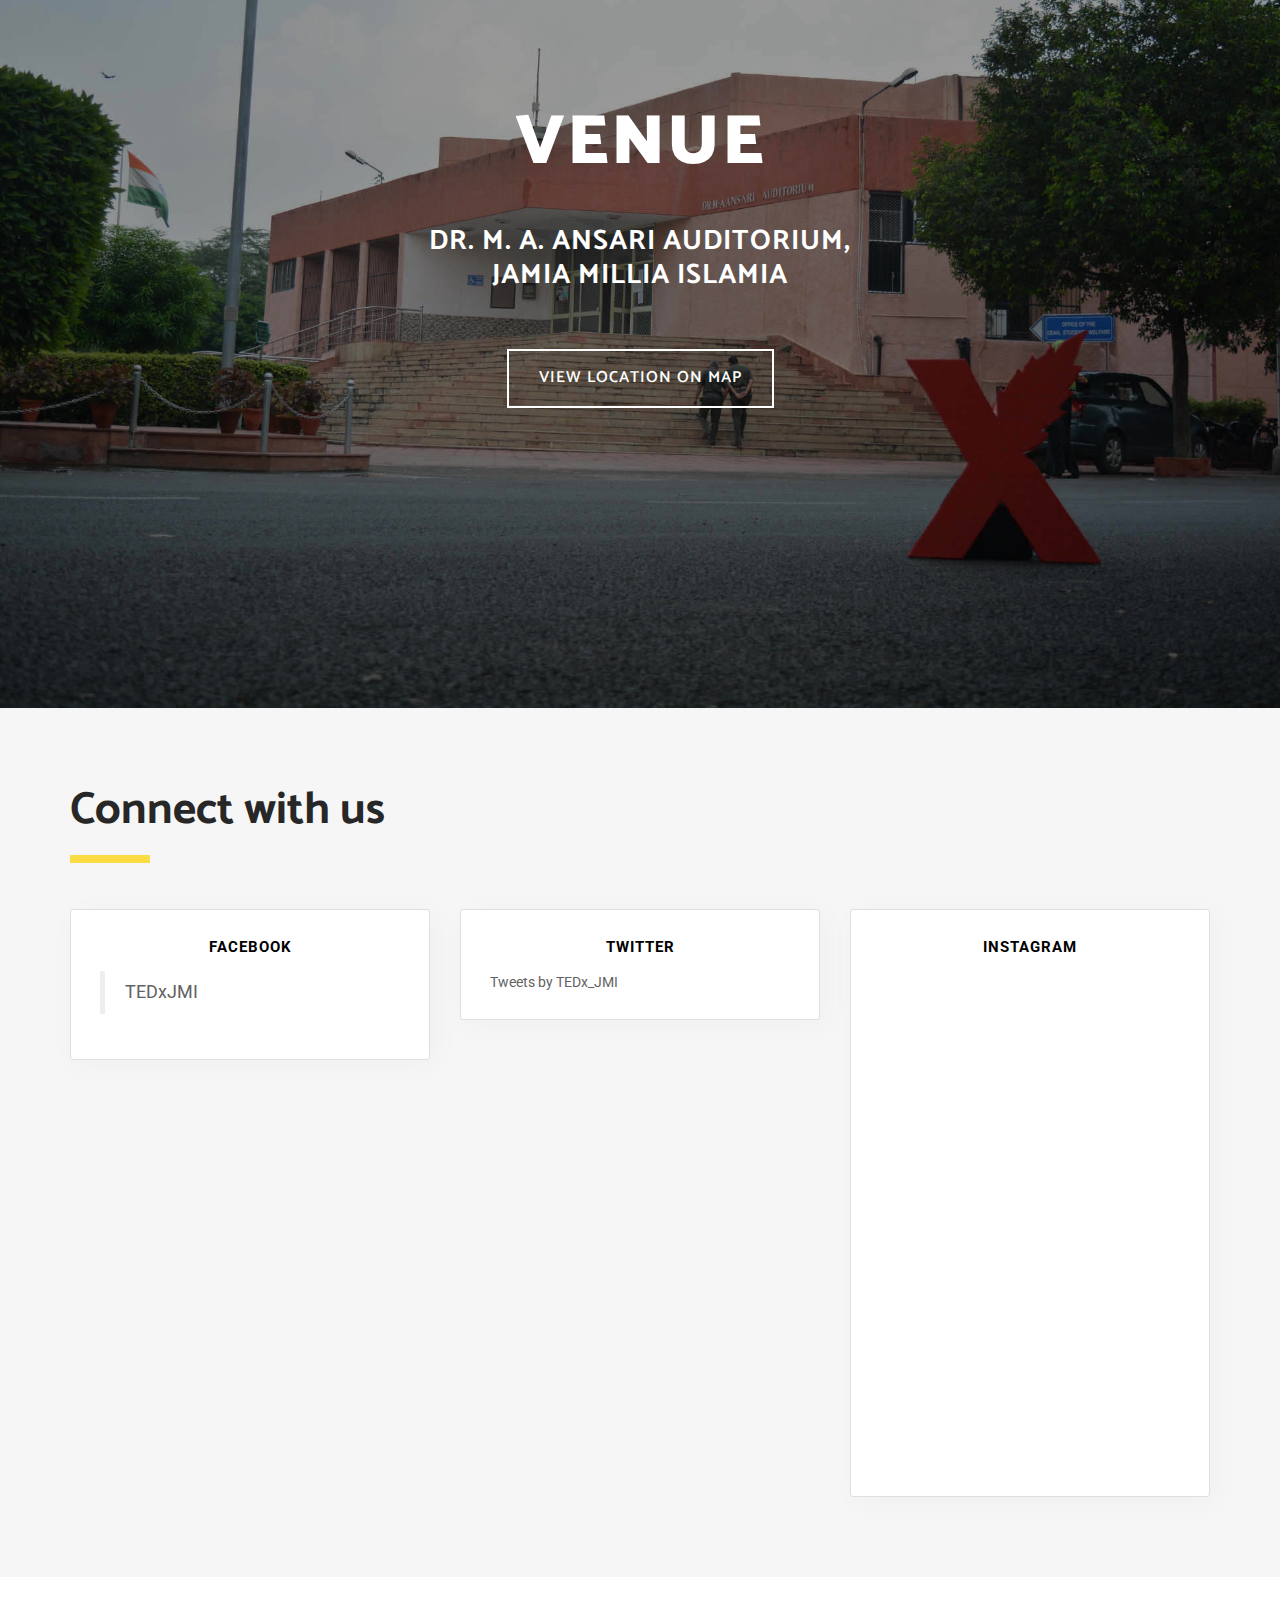
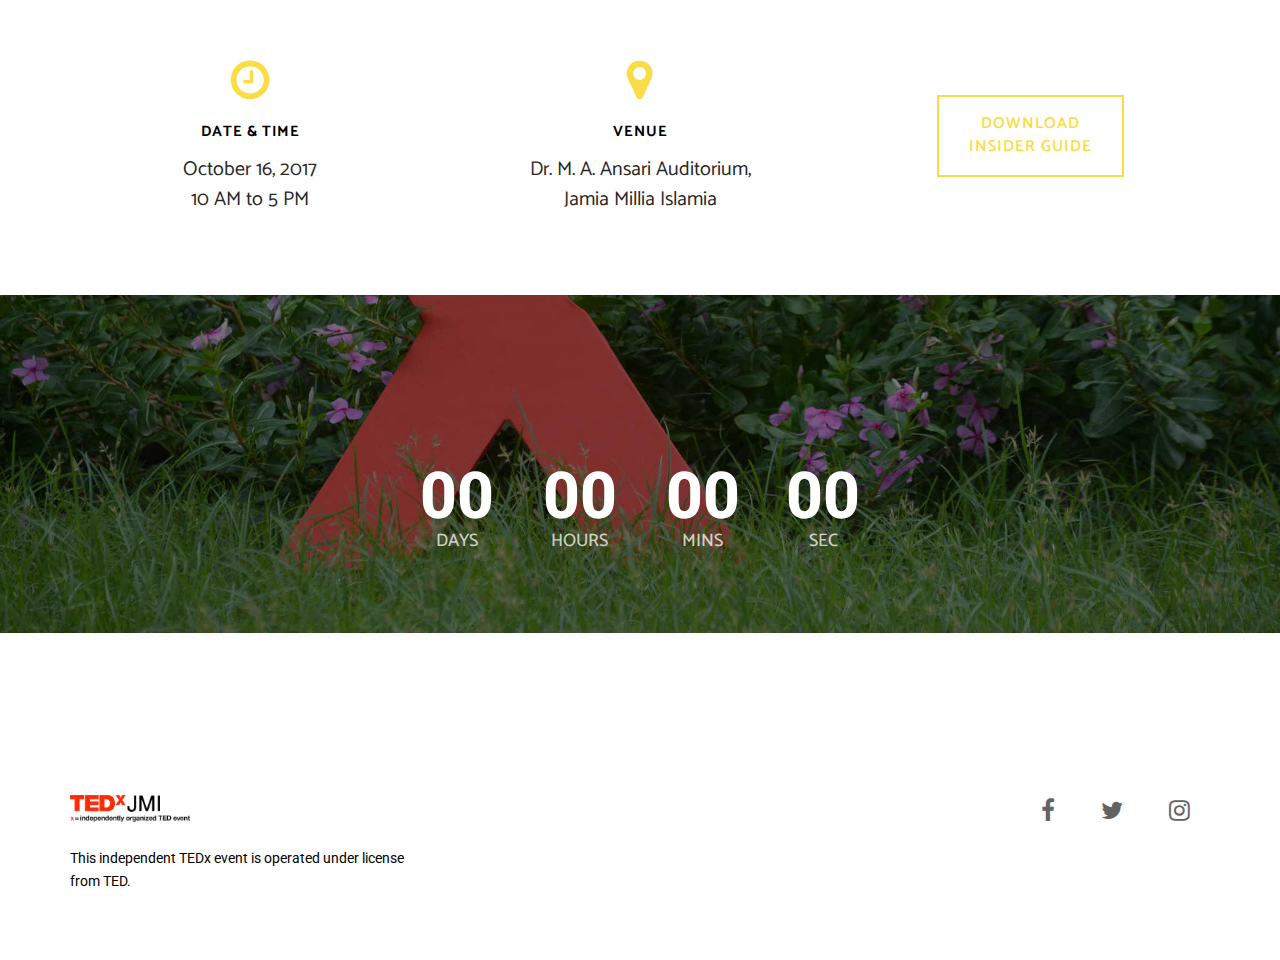
<file: ChapterX/index.html>
<!--
 _____ _____ ____          _ __  __ ___
|_   _| ____|  _ \__  __  | |  \/  |_ _|
  | | |  _| | | | \ \/ /  | | |\/| || |
  | | | |___| |_| |>  < |_| | |  | || |
  |_| |_____|____//_/\_\___/|_|  |_|___|

Event website by Syed Faheel Ahmad (github.com/faheel)
-->

<!DOCTYPE html>
<!--[if lt IE 7]>      <html class="no-js lt-ie9 lt-ie8 lt-ie7" lang="en"> <![endif]-->
<!--[if IE 7]>         <html class="no-js lt-ie9 lt-ie8" lang="en"> <![endif]-->
<!--[if IE 8]>         <html class="no-js lt-ie9" lang="en"> <![endif]-->
<!--[if gt IE 8]><!-->
<html class="no-js" lang="en">
<!--<![endif]-->

<head>
  <meta charset="utf-8">
  <meta name="viewport" content="width=device-width, initial-scale=1.0, maximum-scale=1">
  <meta http-equiv="X-UA-Compatible" content="IE=edge">

  <!-- Title, icon, description and keywords -->
  <title>ChapterX</title>
  <link rel="shortcut icon" href="res/images/C_2.ico">
  <meta name="description" content="TEDxJMI, x = independently organised TED event. Igniting Minds. This October, at Jamia Millia Islamia.">
  <meta name="keywords" content="TEDx, JMI, Jamia Millia Islamia, New Delhi, event, talks">

  <!-- Social media tags -->
  <!-- Open Graph -->
  <meta property="og:title" content="TEDxJMI">
  <meta property="og:description" content="Igniting Minds. This October, at Jamia Millia Islamia.">
  <meta property="og:image" content="https://tedxjmi.com/res/images/logos/light-social.jpg">
  <meta property="og:url" content="https://tedxjmi.com">
  <!-- Twitter -->
  <meta name="twitter:card" content="summary_large_image">
  <meta name="twitter:site" content="@TEDx_JMI">
  <!-- Google+ -->
  <meta itemprop="name" content="TEDxJMI">
  <meta itemprop="description" content="Igniting Minds. This October, at Jamia Millia Islamia.">
  <meta itemprop="image" content="https://tedxjmi.com/res/images/logos/light-social.jpg">

  <!-- Browser themes -->
  <meta name="theme-color" content="#000">

  <!-- Bootstrap -->
  <link rel="stylesheet" href="res/css/bootstrap.min.css">

  <!-- Font Icons -->
  <link rel="stylesheet" href="res/css/font-awesome.min.css">

  <!-- Plugins -->
  <link rel="stylesheet" href="res/css/flickity.min.css">
  <link rel="stylesheet" href="res/css/magnific-popup.css">

  <!-- Main styles -->
  <link rel="stylesheet" href="res/css/main.css">
  <link rel="stylesheet" href="res/css/style.css">

  <!-- Color skin -->
  <link rel="stylesheet" href="res/css/color_red.css">

  <!-- Modernizr JS for IE8 support of HTML5 elements and media queries -->
  <!--[if lt IE 8]>
  <script src="res/js/modernizr.min.js"></script>
  <![endif]-->
</head>

<body id="page-top">
  <!-- Navigation Start -->
  <nav id="navigation" class="navbar navbar-fixed-top">
    <div class="container">
      <div class="row">
        <div class="navbar-header col-lg-3">
          <button type="button" class="navbar-toggle collapsed" data-toggle="collapse" data-target="#navbar">
            <span class="sr-only">Toggle navigation</span>
            <span class="icon-bar"></span>
            <span class="icon-bar"></span>
            <span class="icon-bar"></span>
          </button>

          <a class="navbar-brand font-family-alt letter-spacing-1 text-extra-large text-uppercase" href="/">
            <img class="logo-navbar-dark" src="res/images/logos/chapter_nav.png" alt="TEDxJMI"/>
            <img class="logo-navbar-white" src="res/images/logos/light.png" alt="TEDxJMI"/>
          </a>
        </div>
        <!-- //.navbar-header -->

        <div id="navbar" class="navbar-collapse collapse col-lg-9 pull-right">
          <ul class="nav navbar-nav font-family-alt letter-spacing-1 text-uppercase font-weight-700">
            <li><a href="#page-top" class="page-scroll">About</a></li>
            <li><a href="/speakers/" class="line-height-unset">Speakers</a></li>
            <li><a href="/sponsors/" class="line-height-unset">Sponsors</a></li>
            <li><a href="/contact/" class="line-height-unset">Contact Us</a></li>
            <li class="bg-base-color">
              <a href="/register/" class="line-height-unset width-100" font-color="black">
                Register
              </a>
            </li>
          </ul>
        </div>
        <!-- //.navbar-collapse -->
      </div>
      <!-- //.row -->
    </div>
    <!-- //.container -->
  </nav>
  <!-- //Navigation End -->



  <!-- Section - Home Start -->
  <section id="home-bg-slideshow" class="bg-gray-dark-2 height-100 no-padding overflow-hidden width-100">
    <!-- BG Slideshow -->
    <div class="bg-slideshow-wrapper flexslider height-100 no-border no-border-radius no-margin width-100">
      <div class="slides height-100 width-100">
        <div class="bg-cover bg-overlay-black-7 display-block height-100 width-100">
          <div class="display-table height-100 position-absolute position-top position-left width-100">
            <div class="display-table-cell vertical-align-middle">
              <div class="container">
                <div class="row">
                  <div class="col-md-10 col-md-offset-1 text-center">
                    <h2 class="font-family-alt font-weight-900 letter-spacing-2 text-white xs-title-extra-large sm-title-extra-large-3 title-extra-large-5">
                      <span class="text-base-color">Igniting</span> Minds
                    </h2>
                    <br>
                    <h3 class="font-weight-700 letter-spacing-2 text-white xs-title-large sm-title-extra-large title-extra-large-3">
                      October 16, 2017
                    </h3>
                    <p class="font-family-alt text-white sm-title-small title-medium">
                      at
                    </p>
                    <h4 class="font-family-alt font-weight-900 letter-spacing-2 text-uppercase text-white xs-title-small sm-title-medium title-extra-large">
                      Jamia Millia Islamia
                    </h4>
                    <!-- <br>
                    <a href="/register/" class="btn btn-base-color sm-btn-medium btn-large">
                      Register Now
                    </a> -->
                  </div>
                  <!-- //.col-md-10 -->
                </div>
                <!-- //.row -->
              </div>
              <!-- //.container -->
            </div>
            <!-- //.display-table-cell -->
          </div>
          <!-- //.display-table -->
        </div>
        <!-- //.bg-cover -->

        <div class="bg-cover bg-overlay-black-7 display-block height-100 width-100">
          <div class="display-table height-100 position-absolute position-top position-left width-100">
            <div class="display-table-cell vertical-align-middle">
              <div class="container">
                <div class="row">
                  <div class="col-md-10 col-md-offset-1 text-center">
                    <h2 class="font-family-alt font-weight-900 letter-spacing-2 text-white xs-title-extra-large sm-title-extra-large-3 title-extra-large-5">
                      <span class="text-base-color">Igniting</span> Minds
                    </h2>
                    <br>
                    <h3 class="font-weight-700 letter-spacing-2 text-white xs-title-large sm-title-extra-large title-extra-large-3">
                      October 16, 2017
                    </h3>
                    <p class="font-family-alt text-white sm-title-small title-medium">
                      at
                    </p>
                    <h4 class="font-family-alt font-weight-900 letter-spacing-2 text-uppercase text-white xs-title-small sm-title-medium title-extra-large">
                      Jamia Millia Islamia
                    </h4>
                    <!-- <br>
                    <a href="/register/" class="btn btn-base-color sm-btn-medium btn-large">
                      Register Now
                    </a> -->
                  </div>
                  <!-- //.col-md-10 -->
                </div>
                <!-- //.row -->
              </div>
              <!-- //.container -->
            </div>
            <!-- //.display-table-cell -->
          </div>
          <!-- //.display-table -->
        </div>
        <!-- //.bg-cover -->

        <div class="bg-cover bg-overlay-black-7 display-block height-100 width-100">
          <div class="display-table height-100 position-absolute position-top position-left width-100">
            <div class="display-table-cell vertical-align-middle">
              <div class="container">
                <div class="row">
                  <div class="col-md-10 col-md-offset-1 text-center">
                    <h2 class="font-family-alt font-weight-900 letter-spacing-2 text-white xs-title-extra-large sm-title-extra-large-3 title-extra-large-5">
                      <span class="text-base-color">Igniting</span> Minds
                    </h2>
                    <br>
                    <h3 class="font-weight-700 letter-spacing-2 text-white xs-title-large sm-title-extra-large title-extra-large-3">
                      October 16, 2017
                    </h3>
                    <p class="font-family-alt text-white sm-title-small title-medium">
                      at
                    </p>
                    <h4 class="font-family-alt font-weight-900 letter-spacing-2 text-uppercase text-white xs-title-small sm-title-medium title-extra-large">
                      Jamia Millia Islamia
                    </h4>
                    <!-- <br>
                    <a href="/register/" class="btn btn-base-color sm-btn-medium btn-large">
                      Register Now
                    </a> -->
                  </div>
                  <!-- //.col-md-10 -->
                </div>
                <!-- //.row -->
              </div>
              <!-- //.container -->
            </div>
            <!-- //.display-table-cell -->
          </div>
          <!-- //.display-table -->
        </div>
        <!-- //.bg-cover -->
      </div>
      <!-- //.slides -->
    </div>
    <!-- //.bg-slideshow-wrapper -->
  </section>
  <!-- //Section - Home End -->



  <!-- Section - About Start -->
  <section id="about" class="bg-white-3 pull-up">
    <div class="container">
      <div class="row">
        <div class="col-sm-6 col-md-7">
          <h2 class="font-family-alt font-weight-700 sm-title-large title-extra-large-2 text-gray-dark-2">
            About ChapterX
          </h2>
          <span class="bg-base-color margin-4 no-margin-bottom no-margin-rl separator-line-extra-thick-long"></span>
          <div class="row">
            <div class="col-md-12">
              <p class="font-family-alt margin-5-5 no-margin-bottom no-margin-rl sm-text-large text-extra-large text-gray-dark-2">
                TEDxJMI brings together a collection of doers, thinkers, innovators,
                explorers, visionaries, teachers, learners and seeks to illuminate,
                inspire, change perceptions, incite action and foster new connections.
              </p>

              <p class="font-family-alt margin-5-5 no-margin-bottom no-margin-rl sm-text-large text-extra-large text-gray-dark-2">
                ............
                 <b>Igniting Minds</b>.
              </p>
            </div>
            <!-- //.col-sm-6 -->
          </div>
          <!-- //.row -->
        </div>
        <!-- //.col-sm-6 -->

        <div class="col-sm-6 col-md-4 col-md-offset-1 xs-margin-8 xs-no-margin-rl xs-no-margin-bottom">
          <div class="testimonial">
            <div class="bg-white border border-gray-light border-round padding-5 width-100">
              <h4 class="font-weight-700 font-family-alt">
                GAVEL MORA
              </h4>
              <span class="bg-base-color margin-4 no-margin-bottom no-margin-rl separator-line-extra-thick-long"></span>
              
              <p class="font-family-alt margin-5-5 no-margin-bottom no-margin-rl sm-text-large text-extra-large text-gray-dark-2">

                We are an affiliate of Toastmasters International, 
                providing a friendly and warm environment to young 
                enthusiastic speakers for over 18 years.
                <br>
              </p>
              <p class="font-family-alt margin-5-5 no-margin-bottom no-margin-rl sm-text-large text-extra-large text-gray-dark-2">
                <br>
                We at Gavel Mora work towards Improving Communication,
                Leadership and Networking skills of our members, 
                Therby, reinforcing their personal development.
              </p>
            </div>
            <!-- //.bg-white -->
          </div>
          <!-- //.testimonial -->
        </div>
        <!-- //.col-sm-6 -->
      </div>
    </div>
    <!-- //.container -->
  </section>
  <!-- //Section - About End -->



  <!-- Section - Venue Start -->
  <section id="venue" class="bg-cover bg-overlay-black-4 display-table height-100 no-padding width-100">
    <div class="display-table-cell vertical-align-middle">
      <div class="container">
        <div class="row">
          <div class="col-md-8 col-md-offset-2 text-center">
            <h3 class="display-block font-family-alt font-weight-900 letter-spacing-2 text-uppercase text-white xs-title-extra-large-4 title-extra-large-4">
              Venue
            </h3>
            <br>
            <p class="font-family-alt letter-spacing-1 margin-3 no-margin-bottom no-margin-rl text-white xs-title-small title-large text-uppercase font-weight-700">
              Dr. M. A. Ansari Auditorium,<br>
              Jamia Millia Islamia
            </p>
            <br>
            <a href="https://goo.gl/maps/4Y14DhZe4Fu" target="_blank"
                class="btn btn-outline-white sm-btn-medium btn-large margin-4-5 no-margin-bottom no-margin-rl">
              View location on map
            </a>
          </div>
          <!-- //.col-md-8 -->
        </div>
        <!-- //.row -->
      </div>
      <!-- //.container -->
    </div>
    <!-- //.display-table-cell -->
  </section>
  <!-- //Section - Venue End -->



  <!-- Section - Social start -->
  <section id="social" class="bg-gray-light-2 pull-up">
    <div class="container">
      <div class="row">
        <div class="col-md-6">
          <h2 class="font-family-alt font-weight-700 sm-title-large title-extra-large-2 text-gray-dark-2">
            Connect with us
          </h2>
          <span class="bg-base-color margin-4 no-margin-bottom no-margin-rl separator-line-extra-thick-long"></span>
        </div>
      </div>
      <!-- //.row -->
      <br><br>
      <div class="row">
        <!-- Social Box -->
        <div class="features-box col-sm-6 col-md-4">
          <div class="border border-gray-light border-round box-shadow-yes position-relative bg-white">
            <div class="display-table height-100 no-padding-rl padding-7 width-100">
              <div class="display-table-cell no-padding-tb padding-8 vertical-align-middle">
                <span class="display-block font-weight-700 letter-spacing-1 text-large text-uppercase margin-4 no-margin-rl no-margin-top text-center">
                  Facebook
                </span>

                <!-- Facebook plugin -->
                <div id="fb-root"></div>

                <script>(function(d, s, id) {
                  var js, fjs = d.getElementsByTagName(s)[0];
                  if (d.getElementById(id)) return;
                  js = d.createElement(s); js.id = id;
                  js.src = "https://connect.facebook.net/en_GB/sdk.js#xfbml=1&version=v2.10&appId=203606196348015";
                  fjs.parentNode.insertBefore(js, fjs);
                }(document, 'script', 'facebook-jssdk'));</script>

                <div class="fb-page" data-href="https://www.facebook.com/tedxjmi/" data-tabs="timeline"
                    data-small-header="true" data-adapt-container-width="true" data-hide-cover="true"
                    data-show-facepile="false">
                  <blockquote cite="https://www.facebook.com/tedxjmi/" class="fb-xfbml-parse-ignore">
                    <a href="https://www.facebook.com/tedxjmi/">TEDxJMI</a>
                  </blockquote>
                </div>
                <!-- //Facebook plugin -->
              </div>
              <!-- //.display-table-cell -->
            </div>
            <!-- //.display-table -->
          </div>
          <!-- //.border -->
        </div>
        <!-- //Social Box -->

        <!-- Social Box -->
        <div class="features-box col-sm-6 col-md-4 xs-margin-4 xs-no-margin-rl xs-no-margin-bottom">
          <div class="border border-gray-light border-round box-shadow-yes position-relative bg-white">
            <div class="display-table height-100 no-padding-rl padding-7 width-100">
              <div class="display-table-cell no-padding-tb padding-8 vertical-align-middle">
                <span class="display-block font-weight-700 letter-spacing-1 text-large text-uppercase margin-4 no-margin-rl no-margin-top text-center">
                  Twitter
                </span>

                <!-- Twitter timeline -->
                <a class="twitter-timeline" data-height="493" data-chrome="noheader, nofooter"
                  data-dnt="true" href="https://twitter.com/TEDx_JMI">Tweets by TEDx_JMI</a>
                <script async src="https://platform.twitter.com/widgets.js" charset="utf-8"></script>
                <!-- //Twitter timeline -->
              </div>
              <!-- //.display-table-cell -->
            </div>
            <!-- //.display-table -->
          </div>
          <!-- //.border -->
        </div>
        <!-- //Social Box -->

        <!-- Social Box -->
        <div class="features-box col-sm-6 col-md-4 sm-margin-4 sm-no-margin-rl sm-no-margin-bottom">
          <div class="border border-gray-light border-round box-shadow-yes position-relative bg-white">
            <div class="display-table height-100 no-padding-rl padding-7 width-100">
              <div class="display-table-cell no-padding-tb padding-8 vertical-align-middle">
                <span class="display-block font-weight-700 letter-spacing-1 text-large text-uppercase margin-4 no-margin-rl no-margin-top text-center">
                  Instagram
                </span>

                <!-- Instagram posts -->
                <script src="https://snapwidget.com/js/snapwidget.js"></script>
                <div style="height: 500px; overflow-y: auto">
                  <iframe src="https://snapwidget.com/embed/428495" class="snapwidget-widget" allowTransparency="true" frameborder="0" style="border:none; width:100%;"></iframe>
                </div>
                <!-- //Instagram posts -->
              </div>
              <!-- //.display-table-cell -->
            </div>
            <!-- //.display-table -->
          </div>
          <!-- //.border -->
        </div>
        <!-- //Social Box -->
      </div>
      <!-- //.row -->
    </div>
    <!-- //.container -->
  </section>
  <!-- //Section - Social end -->



  <!-- Section - Event banner start -->
  <section id="event-banner" class="bg-white pull-up">
    <div class="container">
      <div class="row">
        <div class="col-sm-4 text-center">
          <i class="fa fa-clock-o display-block text-base-color title-extra-large-2"></i>
          <span class="display-block font-family-alt font-weight-700 letter-spacing-1 margin-5 no-margin-bottom no-margin-rl text-large text-uppercase">
            Date &amp; Time
          </span>
          <p class="margin-3 font-family-alt no-margin-bottom no-margin-rl title-small text-gray-dark-2">
            October 16, 2017<br>
            10 AM to 5 PM
          </p>
        </div>
        <!-- //.col-sm-4 -->

        <div class="col-sm-4 xs-margin-8 xs-no-margin-bottom xs-no-margin-rl text-center">
          <i class="fa fa-map-marker display-block text-base-color title-extra-large-2"></i>
          <span class="display-block font-family-alt font-weight-700 letter-spacing-1 margin-5 no-margin-bottom no-margin-rl text-large text-uppercase">
            Venue
          </span>
          <p class="margin-3 font-family-alt no-margin-bottom no-margin-rl title-small text-gray-dark-2">
            Dr. M. A. Ansari Auditorium,<br>
            Jamia Millia Islamia
          </p>
        </div>
        <!-- //.col-sm-4 -->

        <div id="banner-registration" class="col-sm-4 xs-margin-8 xs-no-margin-bottom xs-no-margin-rl text-center">
          <a href="/res/insider_guide.pdf" class="btn btn-outline-base-color sm-btn-medium btn-large no-margin-rl">
            <span>Download<br>insider guide</span>
          </a>
        </div>
        <!-- //.col-sm-4 -->
      </div>
      <!-- //.row -->
    </div>
  </section>
  <!-- //Section - Event banner end -->



  <!-- Section - Parallax banner start -->
  <section id="home-bg-parallax" class="height-50 no-padding overflow-hidden width-100">
    <!-- BG Parallax -->
    <div class="bg-parallax bg-overlay-black-5 width-100"></div>

    <div class="display-table height-100 position-absolute position-top position-left width-100">
      <div class="display-table-cell vertical-align-middle">
        <div class="container">
          <div class="row">
            <div class="countdown-timer">
              <div class="days">
                <span class="value">00</span>
                <span class="label">DAYS</span>
              </div>
              <div class="hours">
                <span class="value">00</span>
                <span class="label">HOURS</span>
              </div>
              <div class="minutes">
                <span class="value">00</span>
                <span class="label">MINS</span>
              </div>
              <div class="seconds">
                <span class="value">00</span>
                <span class="label">SEC</span>
              </div>
            </div>
          </div>
          <!-- //.row -->
        </div>
        <!-- //.container -->
      </div>
      <!-- //.display-table-cell -->
    </div>
    <!-- //.display-table -->
  </section>
  <!-- //Section - Parallax banner end -->



  <!-- Footer Start -->
  <footer class="footer bg-white">
    <div class="container">
      <div class="row">
        <div class="col-sm-4">
          <div class="footer-logo xs-text-center">
            <img src="res/images/logos/light.png" alt="">
          </div>
          <!-- //.footer-logo -->
          <p class="disclaimer xs-text-center">
            This independent TEDx event is operated under license from TED.
          </p>
          <!-- //.disclaimer -->
        </div>
        <!-- //.col-sm-4 -->

        <div class="col-sm-8">
          <div class="footer-social text-right">
            <ul class="list-inline list-unstyled no-margin xs-text-center xs-title-small title-medium">
              <li><a href="https://facebook.com/tedxjmi"><i class="fa fa-facebook"></i></a></li>
              <li><a href="https://twitter.com/TEDx_JMI"><i class="fa fa-twitter"></i></a></li>
              <li><a href="https://instagram.com/tedxjmi"><i class="fa fa-instagram"></i></a></li>
            </ul>
          </div>
          <!-- //.footer-social -->
        </div>
        <!-- //.col-sm-8 -->
      </div>
      <!-- //.row -->
    </div>
    <!-- //.container -->
  </footer>
  <!-- //Footer End -->


  <!-- Scroll to top -->
  <a href="#page-top" class="page-scroll scroll-to-top"><i class="fa fa-angle-up"></i></a>


  <!-- jQuery -->
  <script src="res/js/jquery.min.js"></script>

  <!-- Bootstrap -->
  <script src="res/js/bootstrap.min.js"></script>

  <!-- Plugins -->
  <script src="res/js/pace.min.js"></script>
  <script src="res/js/debouncer.min.js"></script>
  <script src="res/js/jquery.easing.min.js"></script>
  <script src="res/js/jquery.inview.min.js"></script>
  <script src="res/js/jquery.matchHeight.js"></script>
  <script src="res/js/isotope.pkgd.min.js"></script>
  <script src="res/js/imagesloaded.pkgd.min.js"></script>
  <script src="res/js/flickity.pkgd.min.js"></script>
  <script src="res/js/jquery.magnific-popup.min.js"></script>
  <script src="res/js/jquery.validate.min.js"></script>

  <!-- BG slideshow -->
  <script src="res/js/jquery.flexslider.min.js"></script>

  <!-- BG Parallax JS -->
  <script src="res/js/TweenMax.min.js"></script>
  <script src="res/js/ScrollMagic.min.js"></script>
  <script src="res/js/animation.gsap.min.js"></script>

  <!-- Theme -->
  <script src="res/js/main.js"></script>

  <!-- Countdown -->
  <script src="res/js/jquery.countdown.min.js"></script>
  <script src="res/js/countdown.js"></script>

</body>

</html>
</file>
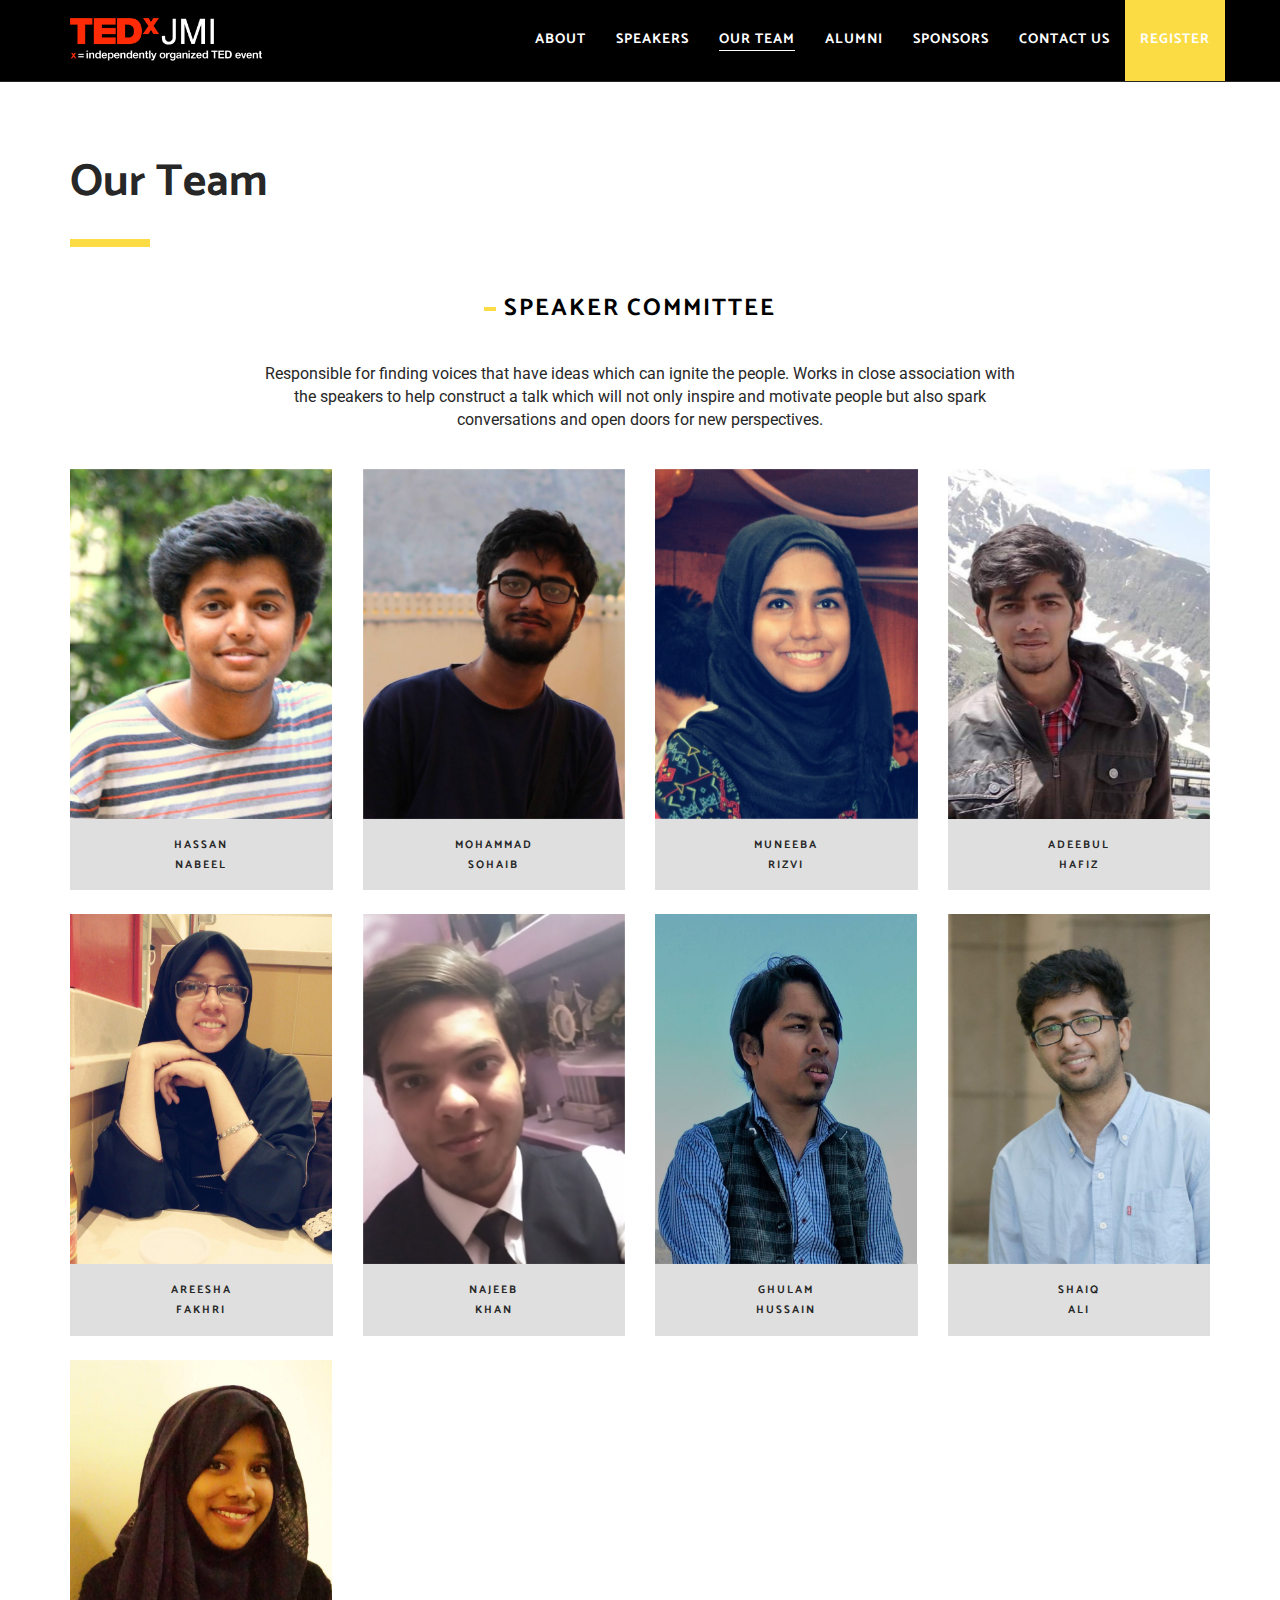
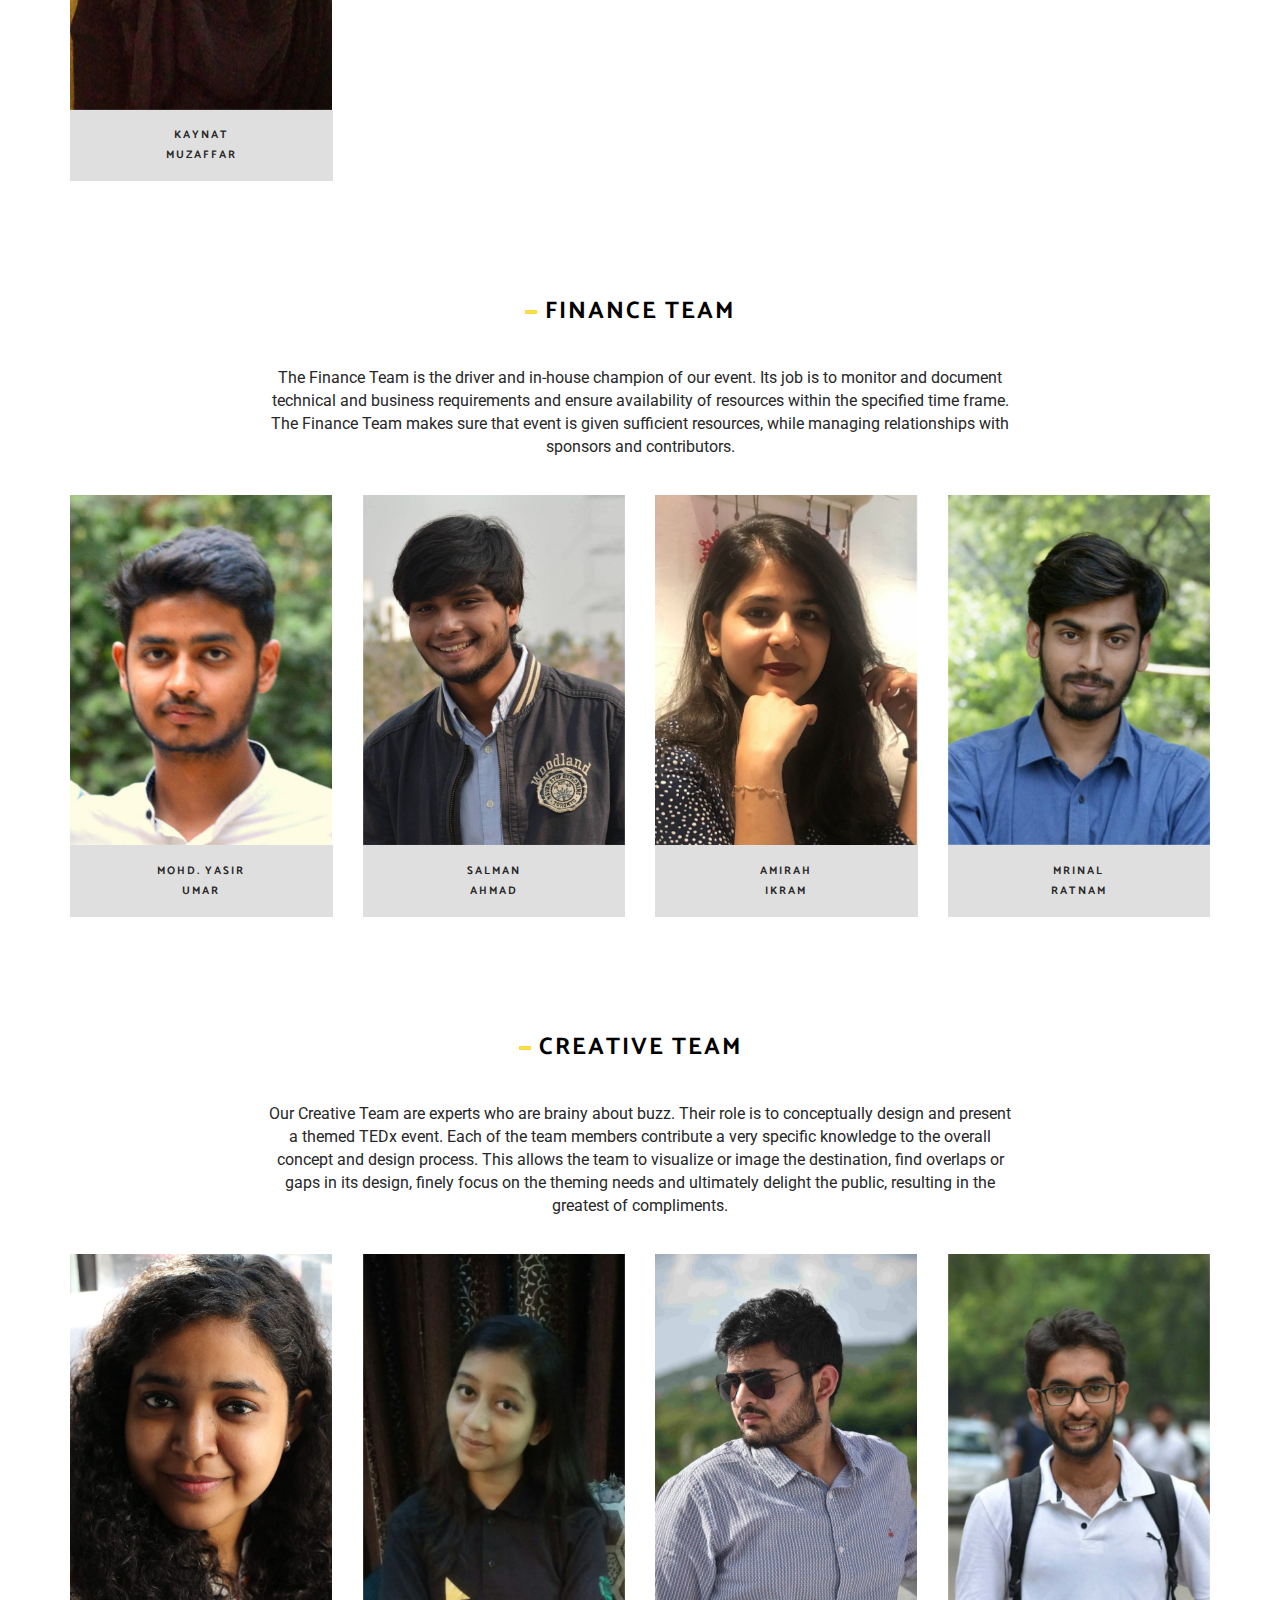
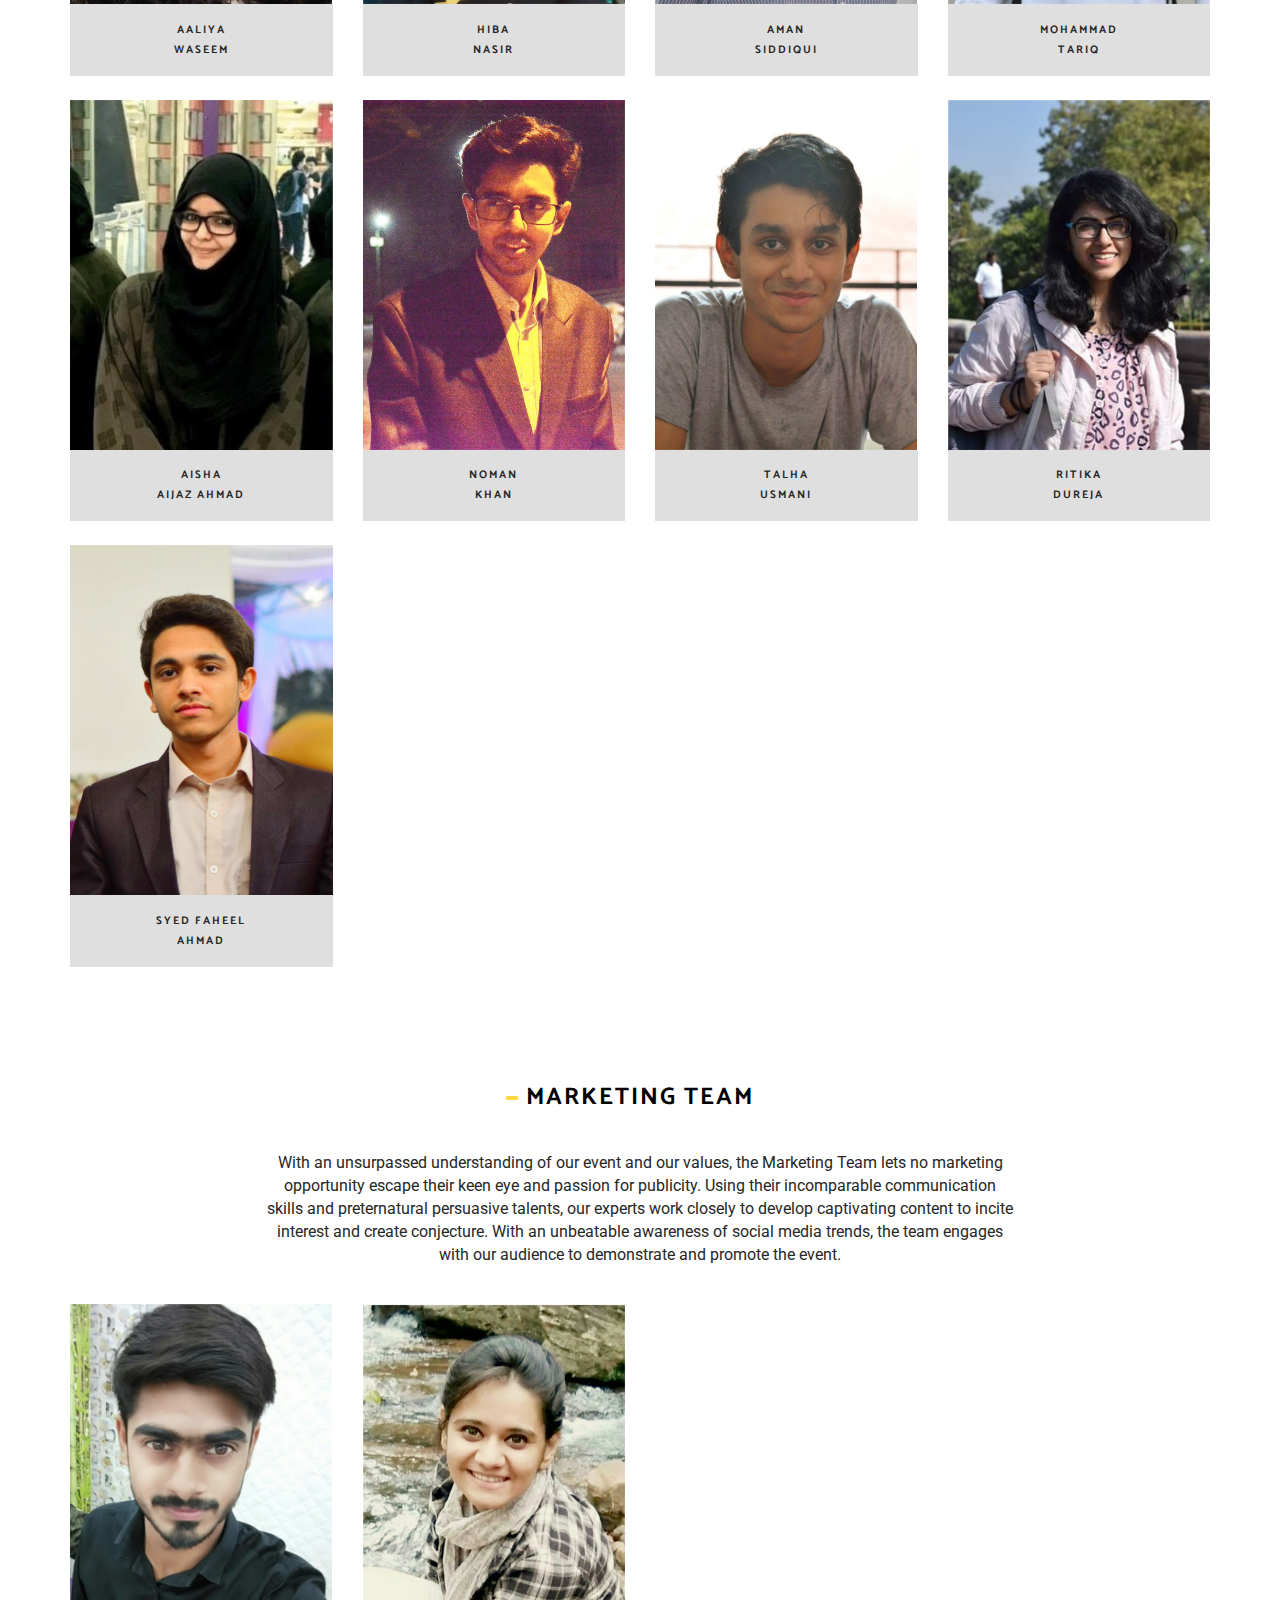
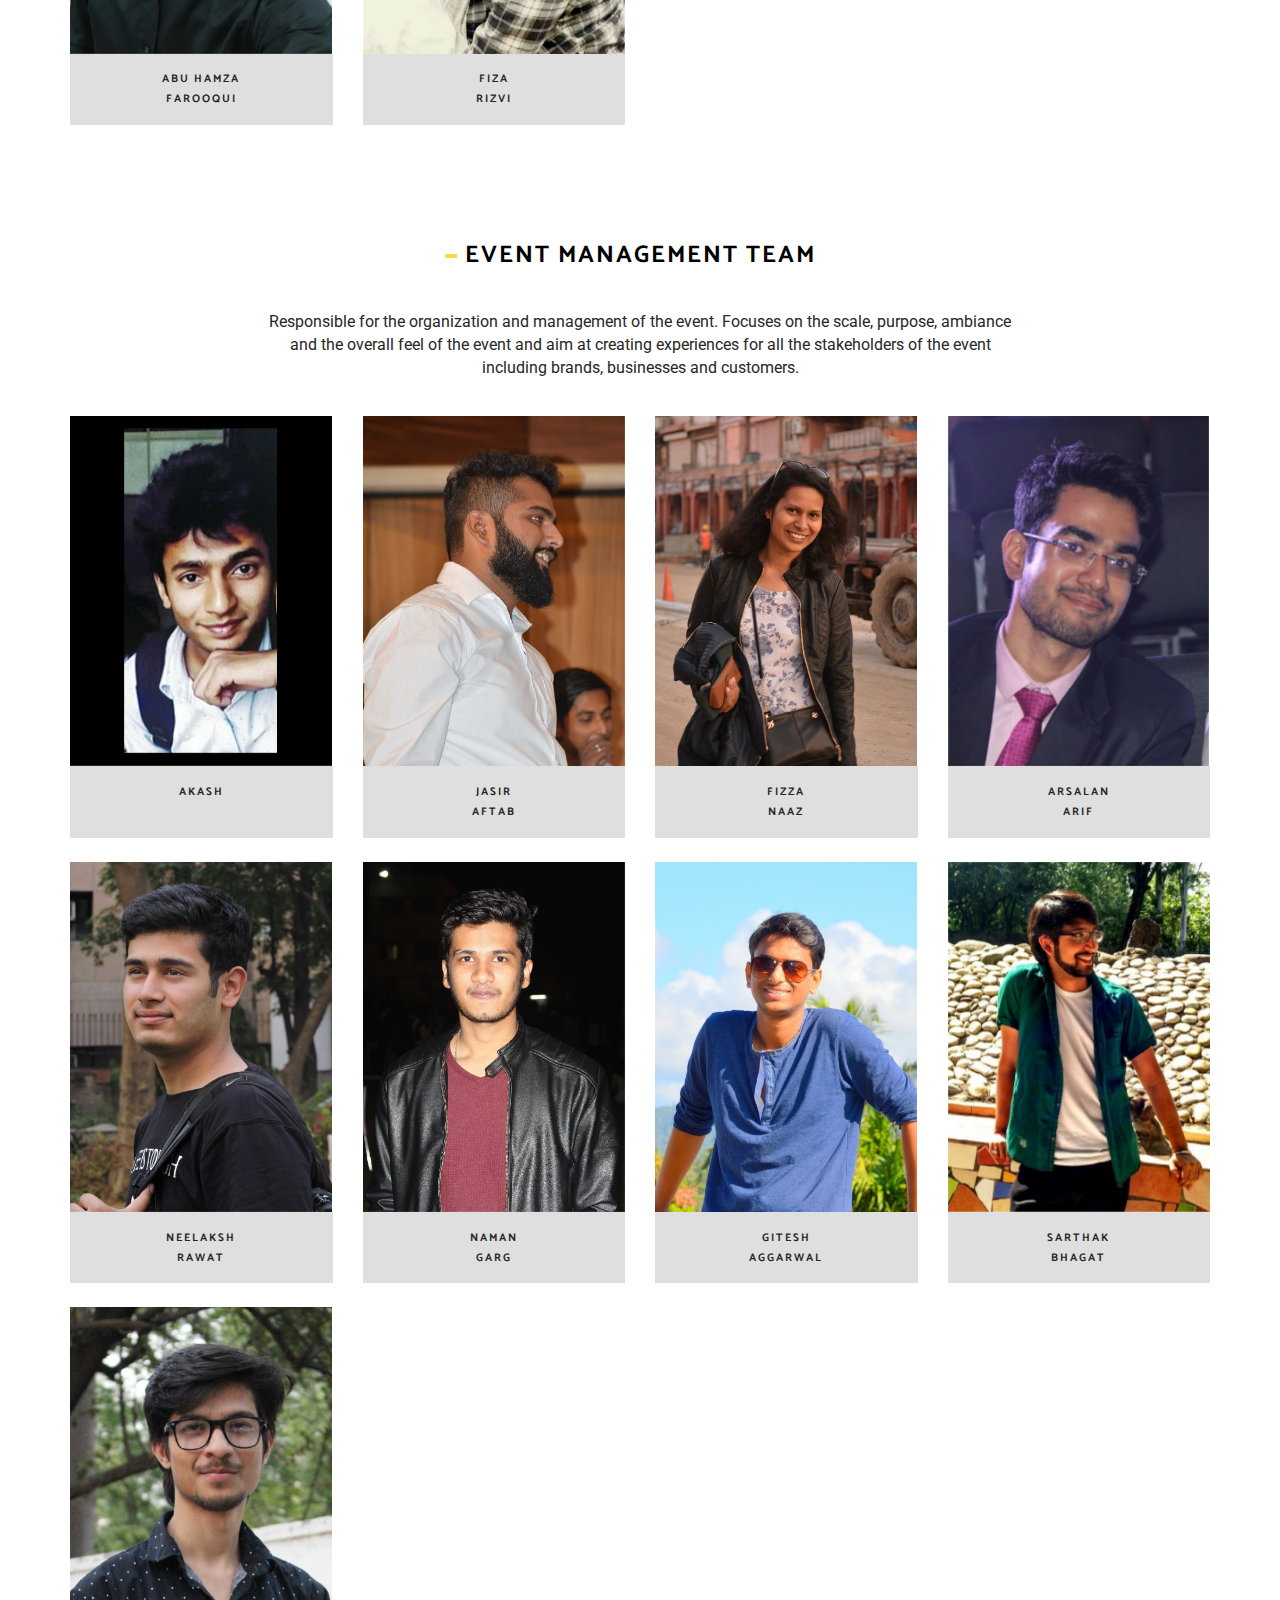
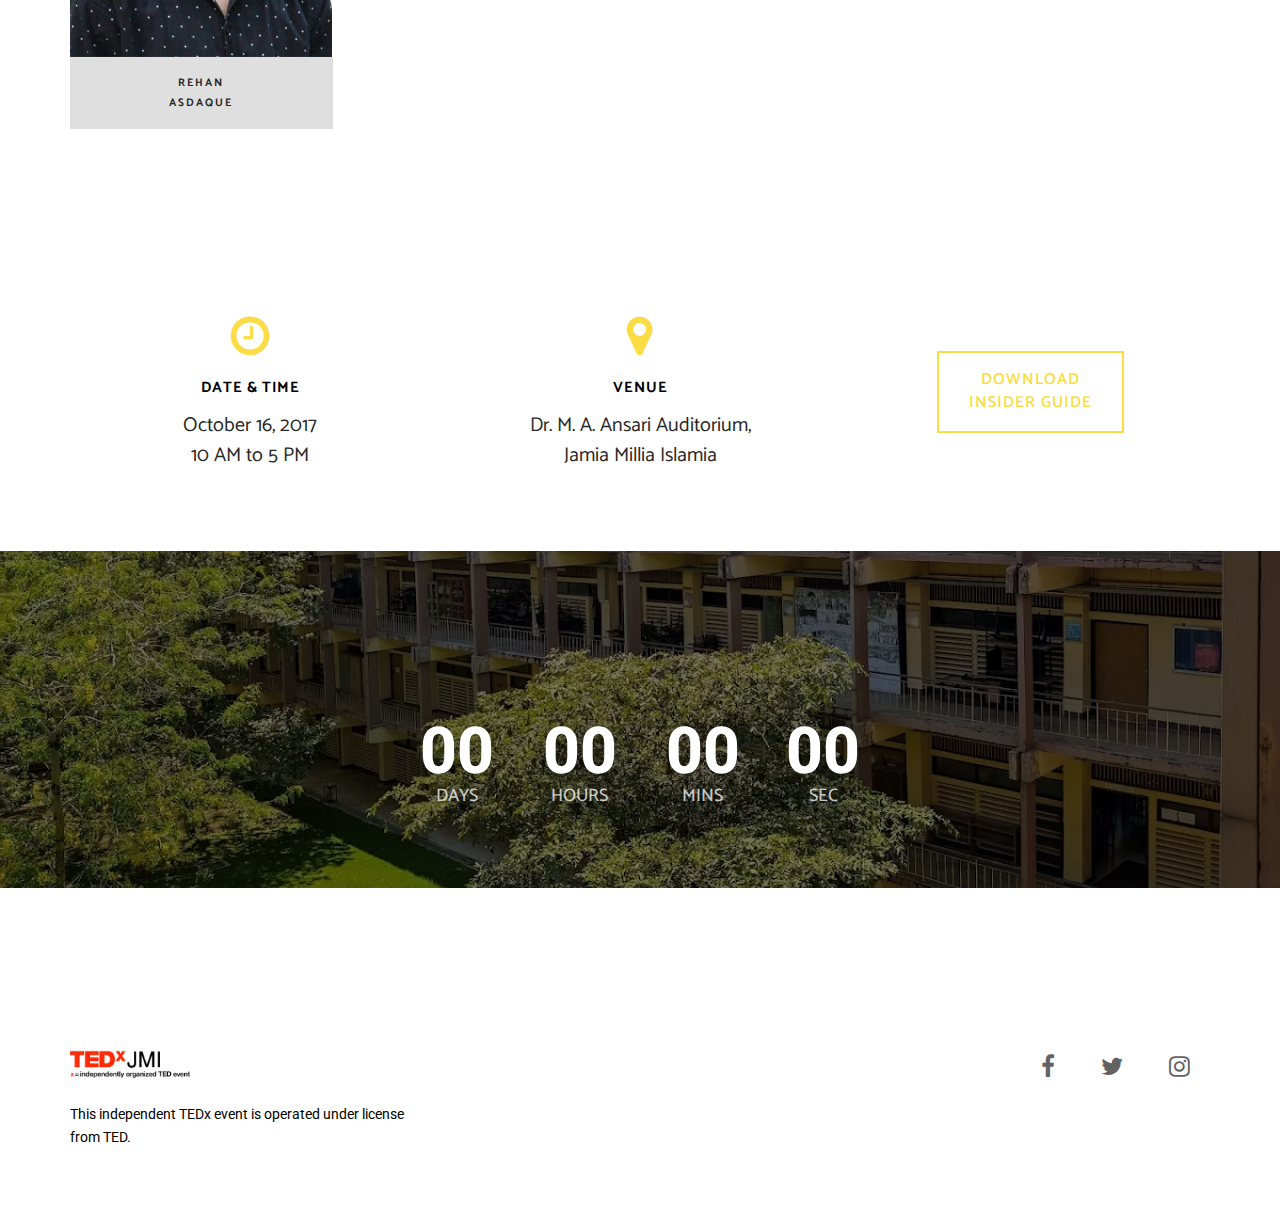
<file: our-team/index.html>
<!--
 _____ _____ ____          _ __  __ ___
|_   _| ____|  _ \__  __  | |  \/  |_ _|
  | | |  _| | | | \ \/ /  | | |\/| || |
  | | | |___| |_| |>  < |_| | |  | || |
  |_| |_____|____//_/\_\___/|_|  |_|___|

Event website by Syed Faheel Ahmad (github.com/faheel)
-->

<!DOCTYPE html>
<!--[if lt IE 7]>      <html class="no-js lt-ie9 lt-ie8 lt-ie7" lang="en"> <![endif]-->
<!--[if IE 7]>         <html class="no-js lt-ie9 lt-ie8" lang="en"> <![endif]-->
<!--[if IE 8]>         <html class="no-js lt-ie9" lang="en"> <![endif]-->
<!--[if gt IE 8]><!-->
<html class="no-js" lang="en">
<!--<![endif]-->

<head>
  <meta charset="utf-8">
  <meta name="viewport" content="width=device-width, initial-scale=1.0, maximum-scale=1">
  <meta http-equiv="X-UA-Compatible" content="IE=edge">

  <!-- Title, icon, description and keywords -->
  <title>Our Team | TEDxJMI</title>
  <link rel="shortcut icon" href="../res/images/favicon.ico">
  <meta name="description" content="Team TEDxJMI, x = independently organised TED event. Igniting Minds. This October, at Jamia Millia Islamia.">
  <meta name="keywords" content="TEDx, JMI, Jamia Millia Islamia, New Delhi, event, talks">

  <!-- Social media tags -->
  <!-- Open Graph -->
  <meta property="og:title" content="Team TEDxJMI">
  <meta property="og:description" content="TEDxJMI - Igniting Minds. This October, at Jamia Millia Islamia.">
  <meta property="og:image" content="https://tedxjmi.com/res/images/logos/light-social.jpg">
  <meta property="og:url" content="https://tedxjmi.com/our-team">
  <!-- Twitter -->
  <meta name="twitter:card" content="summary_large_image">
  <meta name="twitter:site" content="@TEDx_JMI">
  <!-- Google+ -->
  <meta itemprop="name" content="Team TEDxJMI">
  <meta itemprop="description" content="TEDxJMI - Igniting Minds. This October, at Jamia Millia Islamia.">
  <meta itemprop="image" content="https://tedxjmi.com/res/images/logos/light-social.jpg">

  <!-- Browser themes -->
  <meta name="theme-color" content="#000">

  <!-- Bootstrap -->
  <link rel="stylesheet" href="../res/css/bootstrap.min.css">

  <!-- Font Icons -->
  <link rel="stylesheet" href="../res/css/font-awesome.min.css">

  <!-- Plugins -->
  <link rel="stylesheet" href="../res/css/flickity.min.css">
  <link rel="stylesheet" href="../res/css/magnific-popup.css">

  <!-- Main styles -->
  <link rel="stylesheet" href="../res/css/main.css">
  <link rel="stylesheet" href="../res/css/style.css">

  <!-- Color skin -->
  <link rel="stylesheet" href="../res/css/color_red.css">

  <!-- Modernizr JS for IE8 support of HTML5 elements and media queries -->
  <!--[if lt IE 8]>
  <script src="../res/js/modernizr.min.js"></script>
  <![endif]-->
</head>

<body id="page-top">
  <!-- Navigation Start -->
  <nav id="navigation" class="navbar navbar-fixed-top navbar-dark">
    <div class="container">
      <div class="row">
        <div class="navbar-header col-lg-3">
          <button type="button" class="navbar-toggle collapsed" data-toggle="collapse" data-target="#navbar">
            <span class="sr-only">Toggle navigation</span>
            <span class="icon-bar"></span>
            <span class="icon-bar"></span>
            <span class="icon-bar"></span>
          </button>

          <a class="navbar-brand font-family-alt letter-spacing-1 text-extra-large text-uppercase" href="/">
            <img class="logo-navbar-dark" src="../res/images/logos/dark.png" alt=""/>
            <img class="logo-navbar-white" src="../res/images/logos/light.png" alt=""/>
          </a>
        </div>
        <!-- //.navbar-header -->

        <div id="navbar" class="navbar-collapse collapse col-lg-9 pull-right">
          <ul class="nav navbar-nav font-family-alt letter-spacing-1 text-uppercase font-weight-700">
            <li><a href="/" class="line-height-unset">About</a></li>
            <li><a href="/speakers/" class="line-height-unset">Speakers</a></li>
            <li><a href="#page-top" class="page-scroll">Our Team</a></li>
            <li><a href="/alumni/" class="line-height-unset">Alumni</a></li>
            <li><a href="/sponsors/" class="line-height-unset">Sponsors</a></li>
            <li><a href="/contact/" class="line-height-unset">Contact Us</a></li>
            <li class="bg-base-color">
              <a href="/register/" class="line-height-unset width-100">
                Register
              </a>
            </li>
          </ul>
        </div>
        <!-- //.navbar-collapse -->
      </div>
      <!-- //.row -->
    </div>
    <!-- //.container -->
  </nav>
  <!-- //Navigation End -->



  <!-- Section - Team Start -->
  <section id="team" class="bg-white">
    <div class="container">
      <div class="row no-padding-rl no-padding-top padding-4">
        <div class="col-md-12">
          <h2 class="font-family-alt font-weight-700 sm-title-large title-extra-large-2 text-gray-dark-2">
            Our Team
          </h2>
          <span class="bg-base-color xs-margin-6 xs-no-margin-rl margin-3 no-margin-rl no-margin-bottom separator-line-extra-thick-long"></span>
        </div>
        <!-- //.col-md-10 -->
      </div>
      <!-- //.row -->

      <div class="row">
        <div class="col-md-8 col-md-offset-2 text-center">
          <h3 class="font-family-alt font-weight-700 letter-spacing-2 text-uppercase xs-title-small title-medium title-sideline-base-color">
            Speaker Committee
          </h3>
          <p class="margin-5 no-margin-rl text-gray-dark-2">
            Responsible for finding voices that have ideas which can ignite the
            people. Works in close association with the speakers to help construct
            a talk which will not only inspire and motivate people but also spark
            conversations and open doors for new perspectives.
          </p>
        </div>

        <!-- Member Box Start -->
        <div class="member-box col-xs-6 col-sm-4 col-md-3">
          <div class="overflow-hidden position-relative width-100">
            <div class="position-relative">
              <div class="img-wrapper">
                <img src="../res/images/team/nabeel.jpg" alt=""/>
              </div>
            </div>
            <!-- //.position-relative -->
            <div class="bg-gray-light no-padding-rl padding-6 position-relative text-center">
              <span class="display-block font-family-alt font-weight-700 letter-spacing-2 text-gray-dark-2 text-small text-uppercase">
                Hassan<br>Nabeel
              </span>
            </div>
            <!-- //.bg-gray-light -->
          </div>
          <!-- //.overflow-hidden -->
        </div>
        <!-- //Member Box End -->

        <!-- Member Box Start -->
        <div class="member-box col-xs-6 col-sm-4 col-md-3">
          <div class="overflow-hidden position-relative width-100">
            <div class="position-relative">
              <div class="img-wrapper">
                <img src="../res/images/team/sohaib.jpg" alt=""/>
              </div>
            </div>
            <!-- //.position-relative -->
            <div class="bg-gray-light no-padding-rl padding-6 position-relative text-center">
              <span class="display-block font-family-alt font-weight-700 letter-spacing-2 text-gray-dark-2 text-small text-uppercase">
                Mohammad<br>Sohaib
              </span>
            </div>
            <!-- //.bg-gray-light -->
          </div>
          <!-- //.overflow-hidden -->
        </div>
        <!-- //Member Box End -->

        <!-- Member Box Start -->
        <div class="member-box col-xs-6 col-sm-4 col-md-3">
          <div class="overflow-hidden position-relative width-100">
            <div class="position-relative">
              <div class="img-wrapper">
                <img src="../res/images/team/muneeba.jpg" alt=""/>
              </div>
            </div>
            <!-- //.position-relative -->
            <div class="bg-gray-light no-padding-rl padding-6 position-relative text-center">
              <span class="display-block font-family-alt font-weight-700 letter-spacing-2 text-gray-dark-2 text-small text-uppercase">
                Muneeba<br>Rizvi
              </span>
            </div>
            <!-- //.bg-gray-light -->
          </div>
          <!-- //.overflow-hidden -->
        </div>
        <!-- //Member Box End -->

        <!-- Member Box Start -->
        <div class="member-box col-xs-6 col-sm-4 col-md-3">
          <div class="overflow-hidden position-relative width-100">
            <div class="position-relative">
              <div class="img-wrapper">
                <img src="../res/images/team/adeebul.jpg" alt=""/>
              </div>
            </div>
            <!-- //.position-relative -->
            <div class="bg-gray-light no-padding-rl padding-6 position-relative text-center">
              <span class="display-block font-family-alt font-weight-700 letter-spacing-2 text-gray-dark-2 text-small text-uppercase">
                Adeebul<br>Hafiz
              </span>
            </div>
            <!-- //.bg-gray-light -->
          </div>
          <!-- //.overflow-hidden -->
        </div>
        <!-- //Member Box End -->

        <!-- Member Box Start -->
        <div class="member-box col-xs-6 col-sm-4 col-md-3">
          <div class="overflow-hidden position-relative width-100">
            <div class="position-relative">
              <div class="img-wrapper">
                <img src="../res/images/team/areesha.jpg" alt=""/>
              </div>
            </div>
            <!-- //.position-relative -->
            <div class="bg-gray-light no-padding-rl padding-6 position-relative text-center">
              <span class="display-block font-family-alt font-weight-700 letter-spacing-2 text-gray-dark-2 text-small text-uppercase">
                Areesha<br>Fakhri
              </span>
            </div>
            <!-- //.bg-gray-light -->
          </div>
          <!-- //.overflow-hidden -->
        </div>
        <!-- //Member Box End -->

        <!-- Member Box Start -->
        <div class="member-box col-xs-6 col-sm-4 col-md-3">
          <div class="overflow-hidden position-relative width-100">
            <div class="position-relative">
              <div class="img-wrapper">
                <img src="../res/images/team/najeeb.jpg" alt=""/>
              </div>
            </div>
            <!-- //.position-relative -->
            <div class="bg-gray-light no-padding-rl padding-6 position-relative text-center">
              <span class="display-block font-family-alt font-weight-700 letter-spacing-2 text-gray-dark-2 text-small text-uppercase">
                Najeeb<br>Khan
              </span>
            </div>
            <!-- //.bg-gray-light -->
          </div>
          <!-- //.overflow-hidden -->
        </div>
        <!-- //Member Box End -->

        <!-- Member Box Start -->
        <div class="member-box col-xs-6 col-sm-4 col-md-3">
          <div class="overflow-hidden position-relative width-100">
            <div class="position-relative">
              <div class="img-wrapper">
                <img src="../res/images/team/ghulam.jpg" alt=""/>
              </div>
            </div>
            <!-- //.position-relative -->
            <div class="bg-gray-light no-padding-rl padding-6 position-relative text-center">
              <span class="display-block font-family-alt font-weight-700 letter-spacing-2 text-gray-dark-2 text-small text-uppercase">
                Ghulam<br>Hussain
              </span>
            </div>
            <!-- //.bg-gray-light -->
          </div>
          <!-- //.overflow-hidden -->
        </div>
        <!-- //Member Box End -->

        <!-- Member Box Start -->
        <div class="member-box col-xs-6 col-sm-4 col-md-3">
          <div class="overflow-hidden position-relative width-100">
            <div class="position-relative">
              <div class="img-wrapper">
                <img src="../res/images/team/shaiq.jpg" alt=""/>
              </div>
            </div>
            <!-- //.position-relative -->
            <div class="bg-gray-light no-padding-rl padding-6 position-relative text-center">
              <span class="display-block font-family-alt font-weight-700 letter-spacing-2 text-gray-dark-2 text-small text-uppercase">
                Shaiq<br>Ali
              </span>
            </div>
            <!-- //.bg-gray-light -->
          </div>
          <!-- //.overflow-hidden -->
        </div>
        <!-- //Member Box End -->

        <!-- Member Box Start -->
        <div class="member-box col-xs-6 col-sm-4 col-md-3">
          <div class="overflow-hidden position-relative width-100">
            <div class="position-relative">
              <div class="img-wrapper">
                <img src="../res/images/team/kaynat.jpg" alt=""/>
              </div>
            </div>
            <!-- //.position-relative -->
            <div class="bg-gray-light no-padding-rl padding-6 position-relative text-center">
              <span class="display-block font-family-alt font-weight-700 letter-spacing-2 text-gray-dark-2 text-small text-uppercase">
                Kaynat<br>Muzaffar
              </span>
            </div>
            <!-- //.bg-gray-light -->
          </div>
          <!-- //.overflow-hidden -->
        </div>
        <!-- //Member Box End -->
      </div>
      <!-- //.row -->

      <div class="row padding-8 no-padding-rl no-padding-bottom">
        <div class="col-md-8 col-md-offset-2 text-center">
          <h3 class="font-family-alt font-weight-700 letter-spacing-2 text-uppercase xs-title-small title-medium title-sideline-base-color">
            Finance Team
          </h3>
          <p class="margin-5 no-margin-rl text-gray-dark-2">
            The Finance Team is the driver and in-house champion of our event.
            Its job is to monitor and document technical and business requirements
            and ensure availability of resources within the specified time frame.
            The Finance Team makes sure that event is given sufficient resources,
            while managing relationships with sponsors and contributors.
          </p>
        </div>

        <!-- Member Box Start -->
        <div class="member-box col-xs-6 col-sm-4 col-md-3">
          <div class="overflow-hidden position-relative width-100">
            <div class="position-relative">
              <div class="img-wrapper">
                <img src="../res/images/team/yasir_umar.jpg" alt=""/>
              </div>
            </div>
            <!-- //.position-relative -->
            <div class="bg-gray-light no-padding-rl padding-6 position-relative text-center">
              <span class="display-block font-family-alt font-weight-700 letter-spacing-2 text-gray-dark-2 text-small text-uppercase">
                Mohd. Yasir<br>Umar
              </span>
            </div>
            <!-- //.bg-gray-light -->
          </div>
          <!-- //.overflow-hidden -->
        </div>
        <!-- //Member Box End -->

        <!-- Member Box Start -->
        <div class="member-box col-xs-6 col-sm-4 col-md-3">
          <div class="overflow-hidden position-relative width-100">
            <div class="position-relative">
              <div class="img-wrapper">
                <img src="../res/images/team/salman.jpg" alt=""/>
              </div>
            </div>
            <!-- //.position-relative -->
            <div class="bg-gray-light no-padding-rl padding-6 position-relative text-center">
              <span class="display-block font-family-alt font-weight-700 letter-spacing-2 text-gray-dark-2 text-small text-uppercase">
                Salman<br>Ahmad
              </span>
            </div>
            <!-- //.bg-gray-light -->
          </div>
          <!-- //.overflow-hidden -->
        </div>
        <!-- //Member Box End -->

        <!-- Member Box Start -->
        <div class="member-box col-xs-6 col-sm-4 col-md-3">
          <div class="overflow-hidden position-relative width-100">
            <div class="position-relative">
              <div class="img-wrapper">
                <img src="../res/images/team/amirah.jpg" alt=""/>
              </div>
            </div>
            <!-- //.position-relative -->
            <div class="bg-gray-light no-padding-rl padding-6 position-relative text-center">
              <span class="display-block font-family-alt font-weight-700 letter-spacing-2 text-gray-dark-2 text-small text-uppercase">
                Amirah<br>Ikram
              </span>
            </div>
            <!-- //.bg-gray-light -->
          </div>
          <!-- //.overflow-hidden -->
        </div>
        <!-- //Member Box End -->

        <!-- Member Box Start -->
        <div class="member-box col-xs-6 col-sm-4 col-md-3">
          <div class="overflow-hidden position-relative width-100">
            <div class="position-relative">
              <div class="img-wrapper">
                <img src="../res/images/team/mrinal.jpg" alt=""/>
              </div>
            </div>
            <!-- //.position-relative -->
            <div class="bg-gray-light no-padding-rl padding-6 position-relative text-center">
              <span class="display-block font-family-alt font-weight-700 letter-spacing-2 text-gray-dark-2 text-small text-uppercase">
                Mrinal<br>Ratnam
              </span>
            </div>
            <!-- //.bg-gray-light -->
          </div>
          <!-- //.overflow-hidden -->
        </div>
        <!-- //Member Box End -->
      </div>
      <!-- //.row -->

      <div class="row padding-8 no-padding-rl no-padding-bottom">
        <div class="col-md-8 col-md-offset-2 text-center">
          <h3 class="font-family-alt font-weight-700 letter-spacing-2 text-uppercase xs-title-small title-medium title-sideline-base-color">
            Creative Team
          </h3>
          <p class="margin-5 no-margin-rl text-gray-dark-2">
            Our Creative Team are experts who are brainy about buzz. Their role
            is to conceptually design and present a themed TEDx event. Each of the
            team members contribute a very specific knowledge to the overall concept
            and design process. This allows the team to visualize or image the
            destination, find overlaps or gaps in its design, finely focus on the
            theming needs and ultimately delight the public, resulting in the greatest
            of compliments.
          </p>
        </div>

        <!-- Member Box Start -->
        <div class="member-box col-xs-6 col-sm-4 col-md-3">
          <div class="overflow-hidden position-relative width-100">
            <div class="position-relative">
              <div class="img-wrapper">
                <img src="../res/images/team/aaliya.jpg" alt=""/>
              </div>
            </div>
            <!-- //.position-relative -->
            <div class="bg-gray-light no-padding-rl padding-6 position-relative text-center">
              <span class="display-block font-family-alt font-weight-700 letter-spacing-2 text-gray-dark-2 text-small text-uppercase">
                Aaliya<br>Waseem
              </span>
            </div>
            <!-- //.bg-gray-light -->
          </div>
          <!-- //.overflow-hidden -->
        </div>
        <!-- //Member Box End -->

        <!-- Member Box Start -->
        <div class="member-box col-xs-6 col-sm-4 col-md-3">
          <div class="overflow-hidden position-relative width-100">
            <div class="position-relative">
              <div class="img-wrapper">
                <img src="../res/images/team/hiba2.jpg" alt=""/>
              </div>
            </div>
            <!-- //.position-relative -->
            <div class="bg-gray-light no-padding-rl padding-6 position-relative text-center">
              <span class="display-block font-family-alt font-weight-700 letter-spacing-2 text-gray-dark-2 text-small text-uppercase">
                Hiba<br>Nasir
              </span>
            </div>
            <!-- //.bg-gray-light -->
          </div>
          <!-- //.overflow-hidden -->
        </div>
        <!-- //Member Box End -->

        <!-- Member Box Start -->
        <div class="member-box col-xs-6 col-sm-4 col-md-3">
          <div class="overflow-hidden position-relative width-100">
            <div class="position-relative">
              <div class="img-wrapper">
                <img src="../res/images/team/aman.jpg" alt=""/>
              </div>
            </div>
            <!-- //.position-relative -->
            <div class="bg-gray-light no-padding-rl padding-6 position-relative text-center">
              <span class="display-block font-family-alt font-weight-700 letter-spacing-2 text-gray-dark-2 text-small text-uppercase">
                Aman<br>Siddiqui
              </span>
            </div>
            <!-- //.bg-gray-light -->
          </div>
          <!-- //.overflow-hidden -->
        </div>
        <!-- //Member Box End -->

        <!-- Member Box Start -->
        <div class="member-box col-xs-6 col-sm-4 col-md-3">
          <div class="overflow-hidden position-relative width-100">
            <div class="position-relative">
              <div class="img-wrapper">
                <img src="../res/images/team/tariq.jpg" alt=""/>
              </div>
            </div>
            <!-- //.position-relative -->
            <div class="bg-gray-light no-padding-rl padding-6 position-relative text-center">
              <span class="display-block font-family-alt font-weight-700 letter-spacing-2 text-gray-dark-2 text-small text-uppercase">
                Mohammad<br>Tariq
              </span>
            </div>
            <!-- //.bg-gray-light -->
          </div>
          <!-- //.overflow-hidden -->
        </div>
        <!-- //Member Box End -->

        <!-- Member Box Start -->
        <div class="member-box col-xs-6 col-sm-4 col-md-3">
          <div class="overflow-hidden position-relative width-100">
            <div class="position-relative">
              <div class="img-wrapper">
                <img src="../res/images/team/aisha.jpg" alt=""/>
              </div>
            </div>
            <!-- //.position-relative -->
            <div class="bg-gray-light no-padding-rl padding-6 position-relative text-center">
              <span class="display-block font-family-alt font-weight-700 letter-spacing-2 text-gray-dark-2 text-small text-uppercase">
                Aisha<br>Aijaz Ahmad
              </span>
            </div>
            <!-- //.bg-gray-light -->
          </div>
          <!-- //.overflow-hidden -->
        </div>
        <!-- //Member Box End -->

        <!-- Member Box Start -->
        <div class="member-box col-xs-6 col-sm-4 col-md-3">
          <div class="overflow-hidden position-relative width-100">
            <div class="position-relative">
              <div class="img-wrapper">
                <img src="../res/images/team/noman.jpg" alt=""/>
              </div>
            </div>
            <!-- //.position-relative -->
            <div class="bg-gray-light no-padding-rl padding-6 position-relative text-center">
              <span class="display-block font-family-alt font-weight-700 letter-spacing-2 text-gray-dark-2 text-small text-uppercase">
                Noman<br>Khan
              </span>
            </div>
            <!-- //.bg-gray-light -->
          </div>
          <!-- //.overflow-hidden -->
        </div>
        <!-- //Member Box End -->

        <!-- Member Box Start -->
        <div class="member-box col-xs-6 col-sm-4 col-md-3">
          <div class="overflow-hidden position-relative width-100">
            <div class="position-relative">
              <div class="img-wrapper">
                <img src="../res/images/team/talha.jpg" alt=""/>
              </div>
            </div>
            <!-- //.position-relative -->
            <div class="bg-gray-light no-padding-rl padding-6 position-relative text-center">
              <span class="display-block font-family-alt font-weight-700 letter-spacing-2 text-gray-dark-2 text-small text-uppercase">
                Talha<br>Usmani
              </span>
            </div>
            <!-- //.bg-gray-light -->
          </div>
          <!-- //.overflow-hidden -->
        </div>
        <!-- //Member Box End -->

        <!-- Member Box Start -->
        <div class="member-box col-xs-6 col-sm-4 col-md-3">
          <div class="overflow-hidden position-relative width-100">
            <div class="position-relative">
              <div class="img-wrapper">
                <img src="../res/images/team/ritika.jpg" alt=""/>
              </div>
            </div>
            <!-- //.position-relative -->
            <div class="bg-gray-light no-padding-rl padding-6 position-relative text-center">
              <span class="display-block font-family-alt font-weight-700 letter-spacing-2 text-gray-dark-2 text-small text-uppercase">
                Ritika<br>Dureja
              </span>
            </div>
            <!-- //.bg-gray-light -->
          </div>
          <!-- //.overflow-hidden -->
        </div>
        <!-- //Member Box End -->

        <!-- Member Box Start -->
        <div class="member-box col-xs-6 col-sm-4 col-md-3">
          <div class="overflow-hidden position-relative width-100">
            <div class="position-relative">
              <div class="img-wrapper">
                <img src="../res/images/team/faheel.jpg" alt=""/>
              </div>
            </div>
            <!-- //.position-relative -->
            <div class="bg-gray-light no-padding-rl padding-6 position-relative text-center">
              <span class="display-block font-family-alt font-weight-700 letter-spacing-2 text-gray-dark-2 text-small text-uppercase">
                Syed Faheel<br>Ahmad
              </span>
            </div>
            <!-- //.bg-gray-light -->
          </div>
          <!-- //.overflow-hidden -->
        </div>
        <!-- //Member Box End -->
      </div>
      <!-- //.row -->

      <div class="row padding-8 no-padding-rl no-padding-bottom">
        <div class="col-md-8 col-md-offset-2 text-center">
          <h3 class="font-family-alt font-weight-700 letter-spacing-2 text-uppercase xs-title-small title-medium title-sideline-base-color">
            Marketing Team
          </h3>
          <p class="margin-5 no-margin-rl text-gray-dark-2">
            With an unsurpassed understanding of our event and our values, the
            Marketing Team lets no marketing opportunity escape their keen eye
            and passion for publicity. Using their incomparable communication skills
            and preternatural persuasive talents, our experts work closely to develop
            captivating content to incite interest and create conjecture. With an
            unbeatable awareness of social media trends, the team engages with our
            audience to demonstrate and promote the event.
          </p>
        </div>

        <!-- Member Box Start -->
        <!-- <div class="member-box col-xs-6 col-sm-4 col-md-3">
          <div class="overflow-hidden position-relative width-100">
            <div class="position-relative">
              <div class="img-wrapper">
                <img src="../res/images/team/yasir_mir.jpg" alt=""/>
              </div>
            </div>
            <!- //.position-relative ->
            <div class="bg-gray-light no-padding-rl padding-6 position-relative text-center">
              <span class="display-block font-family-alt font-weight-700 letter-spacing-2 text-gray-dark-2 text-small text-uppercase">
                Yasir<br>Mir
              </span>
            </div>
            <!- //.bg-gray-light ->
          </div>
          <!- //.overflow-hidden ->
        </div> -->
        <!-- //Member Box End -->

        <!-- Member Box Start -->
        <div class="member-box col-xs-6 col-sm-4 col-md-3">
          <div class="overflow-hidden position-relative width-100">
            <div class="position-relative">
              <div class="img-wrapper">
                <img src="../res/images/team/abu_hamza.jpg" alt=""/>
              </div>
            </div>
            <!-- //.position-relative -->
            <div class="bg-gray-light no-padding-rl padding-6 position-relative text-center">
              <span class="display-block font-family-alt font-weight-700 letter-spacing-2 text-gray-dark-2 text-small text-uppercase">
                Abu Hamza<br>Farooqui
              </span>
            </div>
            <!-- //.bg-gray-light -->
          </div>
          <!-- //.overflow-hidden -->
        </div>
        <!-- //Member Box End -->

        <!-- Member Box Start -->
        <div class="member-box col-xs-6 col-sm-4 col-md-3">
          <div class="overflow-hidden position-relative width-100">
            <div class="position-relative">
              <div class="img-wrapper">
                <img src="../res/images/team/fiza.jpg" alt=""/>
              </div>
            </div>
            <!-- //.position-relative -->
            <div class="bg-gray-light no-padding-rl padding-6 position-relative text-center">
              <span class="display-block font-family-alt font-weight-700 letter-spacing-2 text-gray-dark-2 text-small text-uppercase">
                Fiza<br>Rizvi
              </span>
            </div>
            <!-- //.bg-gray-light -->
          </div>
          <!-- //.overflow-hidden -->
        </div>
        <!-- //Member Box End -->
      </div>
      <!-- //.row -->

      <div class="row no-padding-rl no-padding-bottom padding-8">
        <div class="col-md-8 col-md-offset-2 text-center">
          <h3 class="font-family-alt font-weight-700 letter-spacing-2 text-uppercase xs-title-small title-medium title-sideline-base-color">
            Event Management Team
          </h3>
          <p class="margin-5 no-margin-rl text-gray-dark-2">
            Responsible for the organization and management of the event. Focuses
            on the scale, purpose, ambiance and the overall feel of the event and
            aim at creating experiences for all the stakeholders of the event
            including brands, businesses and customers.
          </p>
        </div>

        <!-- Member Box Start -->
        <div class="member-box col-xs-6 col-sm-4 col-md-3">
          <div class="overflow-hidden position-relative width-100">
            <div class="position-relative">
              <div class="img-wrapper">
                <img src="../res/images/team/akash.jpg" alt=""/>
              </div>
            </div>
            <!-- //.position-relative -->
            <div class="bg-gray-light no-padding-rl padding-6 position-relative text-center">
              <span class="display-block font-family-alt font-weight-700 letter-spacing-2 text-gray-dark-2 text-small text-uppercase">
                Akash<br>&nbsp;
              </span>
            </div>
            <!-- //.bg-gray-light -->
          </div>
          <!-- //.overflow-hidden -->
        </div>
        <!-- //Member Box End -->

        <!-- Member Box Start -->
        <div class="member-box col-xs-6 col-sm-4 col-md-3">
          <div class="overflow-hidden position-relative width-100">
            <div class="position-relative">
              <div class="img-wrapper">
                <img src="../res/images/team/jasir.jpg" alt=""/>
              </div>
            </div>
            <!-- //.position-relative -->
            <div class="bg-gray-light no-padding-rl padding-6 position-relative text-center">
              <span class="display-block font-family-alt font-weight-700 letter-spacing-2 text-gray-dark-2 text-small text-uppercase">
                Jasir<br>Aftab
              </span>
            </div>
            <!-- //.bg-gray-light -->
          </div>
          <!-- //.overflow-hidden -->
        </div>
        <!-- //Member Box End -->

        <!-- Member Box Start -->
        <div class="member-box col-xs-6 col-sm-4 col-md-3">
          <div class="overflow-hidden position-relative width-100">
            <div class="position-relative">
              <div class="img-wrapper">
                <img src="../res/images/team/fizza.jpg" alt=""/>
              </div>
            </div>
            <!-- //.position-relative -->
            <div class="bg-gray-light no-padding-rl padding-6 position-relative text-center">
              <span class="display-block font-family-alt font-weight-700 letter-spacing-2 text-gray-dark-2 text-small text-uppercase">
                Fizza<br>Naaz
              </span>
            </div>
            <!-- //.bg-gray-light -->
          </div>
          <!-- //.overflow-hidden -->
        </div>
        <!-- //Member Box End -->

        <!-- Member Box Start -->
        <div class="member-box col-xs-6 col-sm-4 col-md-3">
          <div class="overflow-hidden position-relative width-100">
            <div class="position-relative">
              <div class="img-wrapper">
                <img src="../res/images/team/arsalan.png" alt=""/>
              </div>
            </div>
            <!-- //.position-relative -->
            <div class="bg-gray-light no-padding-rl padding-6 position-relative text-center">
              <span class="display-block font-family-alt font-weight-700 letter-spacing-2 text-gray-dark-2 text-small text-uppercase">
                Arsalan<br>Arif
              </span>
            </div>
            <!-- //.bg-gray-light -->
          </div>
          <!-- //.overflow-hidden -->
        </div>
        <!-- //Member Box End -->

        <!-- Member Box Start -->
        <div class="member-box col-xs-6 col-sm-4 col-md-3">
          <div class="overflow-hidden position-relative width-100">
            <div class="position-relative">
              <div class="img-wrapper">
                <img src="../res/images/team/neelaksh.jpg" alt=""/>
              </div>
            </div>
            <!-- //.position-relative -->
            <div class="bg-gray-light no-padding-rl padding-6 position-relative text-center">
              <span class="display-block font-family-alt font-weight-700 letter-spacing-2 text-gray-dark-2 text-small text-uppercase">
                Neelaksh<br>Rawat
              </span>
            </div>
            <!-- //.bg-gray-light -->
          </div>
          <!-- //.overflow-hidden -->
        </div>
        <!-- //Member Box End -->

        <!-- Member Box Start -->
        <div class="member-box col-xs-6 col-sm-4 col-md-3">
          <div class="overflow-hidden position-relative width-100">
            <div class="position-relative">
              <div class="img-wrapper">
                <img src="../res/images/team/naman.jpg" alt=""/>
              </div>
            </div>
            <!-- //.position-relative -->
            <div class="bg-gray-light no-padding-rl padding-6 position-relative text-center">
              <span class="display-block font-family-alt font-weight-700 letter-spacing-2 text-gray-dark-2 text-small text-uppercase">
                Naman<br>Garg
              </span>
            </div>
            <!-- //.bg-gray-light -->
          </div>
          <!-- //.overflow-hidden -->
        </div>
        <!-- //Member Box End -->

        <!-- Member Box Start -->
        <div class="member-box col-xs-6 col-sm-4 col-md-3">
          <div class="overflow-hidden position-relative width-100">
            <div class="position-relative">
              <div class="img-wrapper">
                <img src="../res/images/team/gitesh.jpg" alt=""/>
              </div>
            </div>
            <!-- //.position-relative -->
            <div class="bg-gray-light no-padding-rl padding-6 position-relative text-center">
              <span class="display-block font-family-alt font-weight-700 letter-spacing-2 text-gray-dark-2 text-small text-uppercase">
                Gitesh<br>Aggarwal
              </span>
            </div>
            <!-- //.bg-gray-light -->
          </div>
          <!-- //.overflow-hidden -->
        </div>
        <!-- //Member Box End -->

        <!-- Member Box Start -->
        <div class="member-box col-xs-6 col-sm-4 col-md-3">
          <div class="overflow-hidden position-relative width-100">
            <div class="position-relative">
              <div class="img-wrapper">
                <img src="../res/images/team/sarthak.jpg" alt=""/>
              </div>
            </div>
            <!-- //.position-relative -->
            <div class="bg-gray-light no-padding-rl padding-6 position-relative text-center">
              <span class="display-block font-family-alt font-weight-700 letter-spacing-2 text-gray-dark-2 text-small text-uppercase">
                Sarthak<br>Bhagat
              </span>
            </div>
            <!-- //.bg-gray-light -->
          </div>
          <!-- //.overflow-hidden -->
        </div>
        <!-- //Member Box End -->

        <!-- Member Box Start -->
        <div class="member-box col-xs-6 col-sm-4 col-md-3">
          <div class="overflow-hidden position-relative width-100">
            <div class="position-relative">
              <div class="img-wrapper">
                <img src="../res/images/team/rehan.jpg" alt=""/>
              </div>
            </div>
            <!-- //.position-relative -->
            <div class="bg-gray-light no-padding-rl padding-6 position-relative text-center">
              <span class="display-block font-family-alt font-weight-700 letter-spacing-2 text-gray-dark-2 text-small text-uppercase">
                Rehan<br>Asdaque
              </span>
            </div>
            <!-- //.bg-gray-light -->
          </div>
          <!-- //.overflow-hidden -->
        </div>
        <!-- //Member Box End -->
      </div>
      <!-- //.row -->
    </div>
    <!-- //.container -->
  </section>
  <!-- //Section - Team End -->



  <!-- Section - Event banner start -->
  <section id="event-banner" class="bg-white pull-up">
    <div class="container">
      <div class="row">
        <div class="col-sm-4 text-center">
          <i class="fa fa-clock-o display-block text-base-color title-extra-large-2"></i>
          <span class="display-block font-family-alt font-weight-700 letter-spacing-1 margin-5 no-margin-bottom no-margin-rl text-large text-uppercase">
            Date &amp; Time
          </span>
          <p class="margin-3 font-family-alt no-margin-bottom no-margin-rl title-small text-gray-dark-2">
            October 16, 2017<br>
            10 AM to 5 PM
          </p>
        </div>
        <!-- //.col-sm-4 -->

        <div class="col-sm-4 xs-margin-8 xs-no-margin-bottom xs-no-margin-rl text-center">
          <i class="fa fa-map-marker display-block text-base-color title-extra-large-2"></i>
          <span class="display-block font-family-alt font-weight-700 letter-spacing-1 margin-5 no-margin-bottom no-margin-rl text-large text-uppercase">
            Venue
          </span>
          <p class="margin-3 font-family-alt no-margin-bottom no-margin-rl title-small text-gray-dark-2">
            Dr. M. A. Ansari Auditorium,<br>
            Jamia Millia Islamia
          </p>
        </div>
        <!-- //.col-sm-4 -->

        <div id="banner-registration" class="col-sm-4 xs-margin-8 xs-no-margin-bottom xs-no-margin-rl text-center">
          <a href="/res/insider_guide.pdf" class="btn btn-outline-base-color sm-btn-medium btn-large no-margin-rl">
            <span>Download<br>insider guide</span>
          </a>
        </div>
        <!-- //.col-sm-4 -->
      </div>
      <!-- //.row -->
    </div>
  </section>
  <!-- //Section - Event banner end -->



  <!-- Section - Parallax banner start -->
  <section id="home-bg-parallax" class="height-50 no-padding overflow-hidden width-100">
    <!-- BG Parallax -->
    <div class="bg-parallax bg-overlay-black-5 width-100"></div>

    <div class="display-table height-100 position-absolute position-top position-left width-100">
      <div class="display-table-cell vertical-align-middle">
        <div class="container">
          <div class="row">
            <div class="countdown-timer">
              <div class="days">
                <span class="value">00</span>
                <span class="label">DAYS</span>
              </div>
              <div class="hours">
                <span class="value">00</span>
                <span class="label">HOURS</span>
              </div>
              <div class="minutes">
                <span class="value">00</span>
                <span class="label">MINS</span>
              </div>
              <div class="seconds">
                <span class="value">00</span>
                <span class="label">SEC</span>
              </div>
            </div>
          </div>
          <!-- //.row -->
        </div>
        <!-- //.container -->
      </div>
      <!-- //.display-table-cell -->
    </div>
    <!-- //.display-table -->
  </section>
  <!-- //Section - Parallax banner end -->



  <!-- Footer Start -->
  <footer class="footer bg-white">
    <div class="container">
      <div class="row">
        <div class="col-sm-4">
          <div class="footer-logo xs-text-center">
            <img src="../res/images/logos/light.png" alt="">
          </div>
          <!-- //.footer-logo -->
          <p class="disclaimer xs-text-center">
            This independent TEDx event is operated under license from TED.
          </p>
          <!-- //.disclaimer -->
        </div>
        <!-- //.col-sm-4 -->

        <div class="col-sm-8">
          <div class="footer-social text-right">
            <ul class="list-inline list-unstyled no-margin xs-text-center xs-title-small title-medium">
              <li><a href="https://www.facebook.com/tedxjmi/"><i class="fa fa-facebook"></i></a></li>
              <li><a href="https://twitter.com/TEDx_JMI"><i class="fa fa-twitter"></i></a></li>
              <li><a href="https://www.instagram.com/tedxjmi/"><i class="fa fa-instagram"></i></a></li>
            </ul>
          </div>
          <!-- //.footer-social -->
        </div>
        <!-- //.col-sm-8 -->
      </div>
      <!-- //.row -->
    </div>
    <!-- //.container -->
  </footer>
  <!-- //Footer End -->


  <!-- Scroll to top -->
  <a href="#page-top" class="page-scroll scroll-to-top"><i class="fa fa-angle-up"></i></a>


  <!-- jQuery -->
  <script src="../res/js/jquery.min.js"></script>

  <!-- Bootstrap -->
  <script src="../res/js/bootstrap.min.js"></script>

  <!-- Plugins -->
  <script src="../res/js/pace.min.js"></script>
  <script src="../res/js/debouncer.min.js"></script>
  <script src="../res/js/jquery.easing.min.js"></script>
  <script src="../res/js/jquery.inview.min.js"></script>
  <script src="../res/js/jquery.matchHeight.js"></script>
  <script src="../res/js/isotope.pkgd.min.js"></script>
  <script src="../res/js/imagesloaded.pkgd.min.js"></script>
  <script src="../res/js/flickity.pkgd.min.js"></script>
  <script src="../res/js/jquery.magnific-popup.min.js"></script>
  <script src="../res/js/jquery.validate.min.js"></script>

  <!-- BG Parallax JS -->
  <script src="../res/js/TweenMax.min.js"></script>
  <script src="../res/js/ScrollMagic.min.js"></script>
  <script src="../res/js/animation.gsap.min.js"></script>

  <!-- Theme -->
  <script src="../res/js/main.js"></script>

  <!-- Countdown -->
  <script src="../res/js/jquery.countdown.min.js"></script>
  <script src="../res/js/countdown.js"></script>

</body>

</html>
</file>
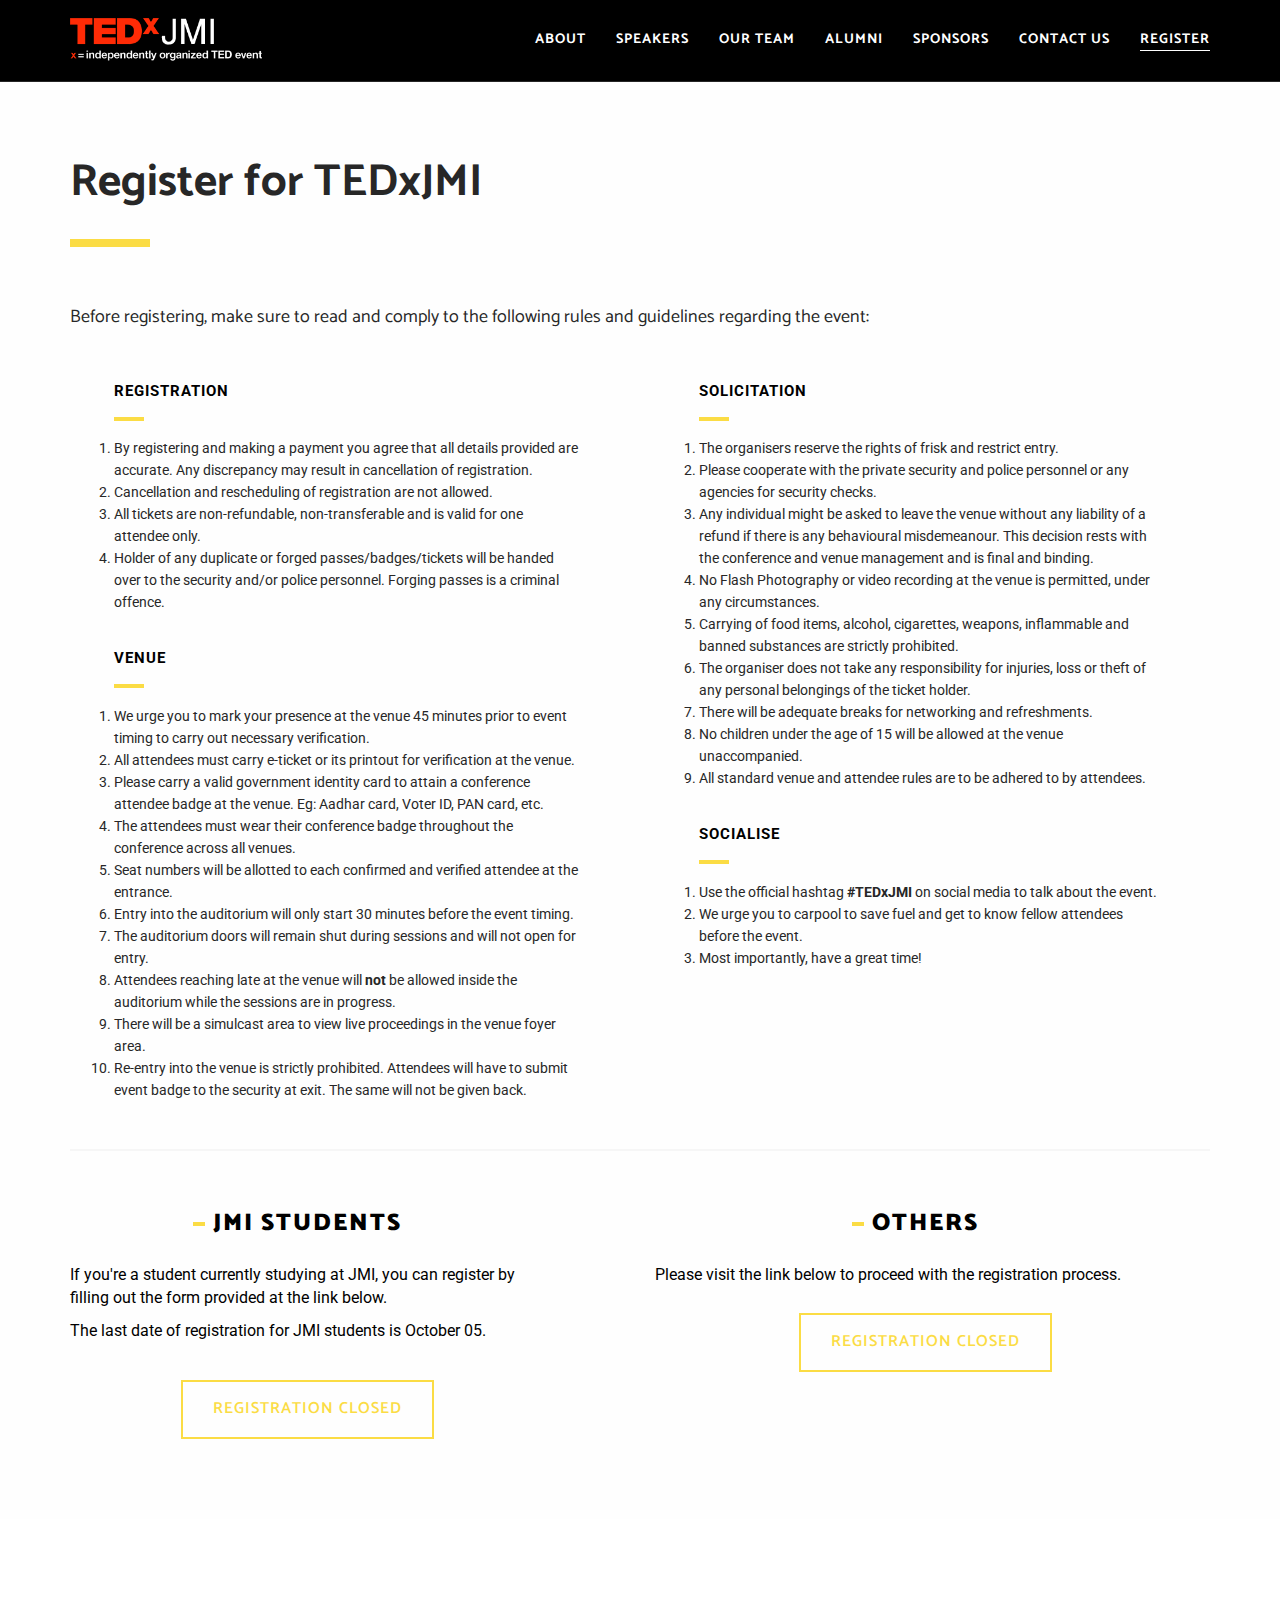
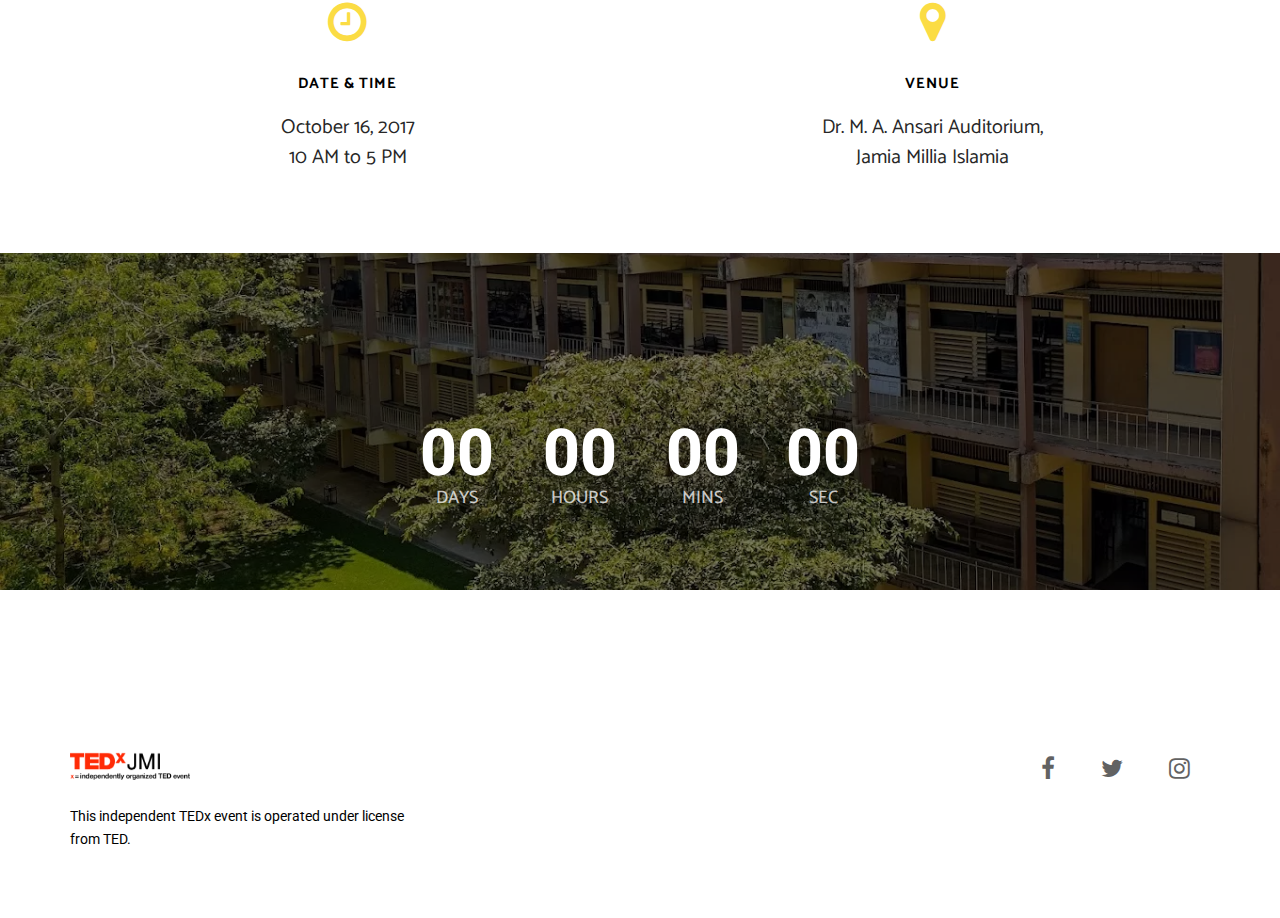
<file: register/index.html>
<!--
 _____ _____ ____          _ __  __ ___
|_   _| ____|  _ \__  __  | |  \/  |_ _|
  | | |  _| | | | \ \/ /  | | |\/| || |
  | | | |___| |_| |>  < |_| | |  | || |
  |_| |_____|____//_/\_\___/|_|  |_|___|

Event website by Syed Faheel Ahmad (github.com/faheel)
-->

<!DOCTYPE html>
<!--[if lt IE 7]>      <html class="no-js lt-ie9 lt-ie8 lt-ie7" lang="en"> <![endif]-->
<!--[if IE 7]>         <html class="no-js lt-ie9 lt-ie8" lang="en"> <![endif]-->
<!--[if IE 8]>         <html class="no-js lt-ie9" lang="en"> <![endif]-->
<!--[if gt IE 8]><!-->
<html class="no-js" lang="en">
<!--<![endif]-->

<head>
  <meta charset="utf-8">
  <meta name="viewport" content="width=device-width, initial-scale=1.0, maximum-scale=1">
  <meta http-equiv="X-UA-Compatible" content="IE=edge">

  <!-- Title, icon, description and keywords -->
  <title>Register | TEDxJMI</title>
  <link rel="shortcut icon" href="../res/images/favicon.ico">
  <meta name="description" content="Register for TEDxJMI, x = independently organised TED event. Igniting Minds. This October, at Jamia Millia Islamia.">
  <meta name="keywords" content="TEDx, JMI, Jamia Millia Islamia, New Delhi, event, talks">

  <!-- Social media tags -->
  <!-- Open Graph -->
  <meta property="og:title" content="Register for TEDxJMI">
  <meta property="og:description" content="TEDxJMI - Igniting Minds. This October, at Jamia Millia Islamia.">
  <meta property="og:image" content="https://tedxjmi.com/res/images/logos/light-social.jpg">
  <meta property="og:url" content="https://tedxjmi.com/register">
  <!-- Twitter -->
  <meta name="twitter:card" content="summary_large_image">
  <meta name="twitter:site" content="@TEDx_JMI">
  <!-- Google+ -->
  <meta itemprop="name" content="Register for TEDxJMI">
  <meta itemprop="description" content="TEDxJMI - Igniting Minds. This October, at Jamia Millia Islamia.">
  <meta itemprop="image" content="https://tedxjmi.com/res/images/logos/light-social.jpg">

  <!-- Browser themes -->
  <meta name="theme-color" content="#000">

  <!-- Bootstrap -->
  <link rel="stylesheet" href="../res/css/bootstrap.min.css">

  <!-- Font Icons -->
  <link rel="stylesheet" href="../res/css/font-awesome.min.css">

  <!-- Plugins -->
  <link rel="stylesheet" href="../res/css/flickity.min.css">
  <link rel="stylesheet" href="../res/css/magnific-popup.css">

  <!-- Main styles -->
  <link rel="stylesheet" href="../res/css/main.css">
  <link rel="stylesheet" href="../res/css/style.css">

  <!-- Color skin -->
  <link rel="stylesheet" href="../res/css/color_red.css">

  <!-- Modernizr JS for IE8 support of HTML5 elements and media queries -->
  <!--[if lt IE 8]>
  <script src="../res/js/modernizr.min.js"></script>
  <![endif]-->
</head>

<body id="page-top">
  <!-- Navigation Start -->
  <nav id="navigation" class="navbar navbar-fixed-top navbar-dark">
    <div class="container">
      <div class="row">
        <div class="navbar-header col-lg-3">
          <button type="button" class="navbar-toggle collapsed" data-toggle="collapse" data-target="#navbar">
            <span class="sr-only">Toggle navigation</span>
            <span class="icon-bar"></span>
            <span class="icon-bar"></span>
            <span class="icon-bar"></span>
          </button>

          <a class="navbar-brand font-family-alt letter-spacing-1 text-extra-large text-uppercase" href="/">
            <img class="logo-navbar-dark" src="../res/images/logos/dark.png" alt=""/>
            <img class="logo-navbar-white" src="../res/images/logos/light.png" alt=""/>
          </a>
        </div>
        <!-- //.navbar-header -->

        <div id="navbar" class="navbar-collapse collapse col-lg-9 pull-right">
          <ul class="nav navbar-nav font-family-alt letter-spacing-1 text-uppercase font-weight-700">
            <li><a href="/" class="line-height-unset">About</a></li>
            <li><a href="/speakers/" class="line-height-unset">Speakers</a></li>
            <li><a href="/our-team/" class="line-height-unset">Our Team</a></li>
            <li><a href="/alumni/" class="line-height-unset">Alumni</a></li>
            <li><a href="/sponsors/" class="line-height-unset">Sponsors</a></li>
            <li><a href="/contact/" class="line-height-unset">Contact Us</a></li>
            <li><a href="#page-top" class="page-scroll">Register</a></li>
          </ul>
        </div>
        <!-- //.navbar-collapse -->
      </div>
      <!-- //.row -->
    </div>
    <!-- //.container -->
  </nav>
  <!-- //Navigation End -->



  <!-- Section - Registration start -->
  <section id="registration" class="bg-white-2">
    <div class="container">
      <div class="row no-padding-rl">
        <div class="col-md-12">
          <h2 class="font-family-alt font-weight-700 sm-title-large title-extra-large-2 text-gray-dark-2">
            Register for TEDxJMI
          </h2>
          <span class="bg-base-color xs-margin-6 xs-no-margin-rl margin-3 no-margin-rl separator-line-extra-thick-long"></span>
        </div>
        <!-- //.col-md-12 -->
      </div>
      <!-- //.row -->

      <div class="row margin-2 no-margin-rl no-margin-bottom">
        <p class="font-family-alt sm-text-large text-extra-large text-gray-dark-2">
          Before registering, make sure to read and comply to the following rules
          and guidelines regarding the event:
        </p>

        <div class="row">
          <div class="col-sm-6">
            <div class="display-table height-100 no-padding-rl padding-7 width-100">
              <div class="display-table-cell no-padding-tb padding-8 vertical-align-middle">
                <span class="display-block font-weight-700 letter-spacing-1 text-large text-uppercase">
                  Registration
                </span>
                <span class="bg-base-color display-inline-block margin-3 no-margin-bottom no-margin-rl separator-line-thick"></span>
                <span class="display-block margin-2 no-margin-bottom no-margin-rl text-medium text-gray-dark-2">
                  <ol>
                    <li>By registering and making a payment you agree that all details provided are accurate. Any discrepancy may result in cancellation of registration.</li>
                    <li>Cancellation and rescheduling of registration are not allowed.</li>
                    <li>All tickets are non-refundable, non-transferable and is valid for one attendee only.</li>
                    <li>Holder of any duplicate or forged passes/badges/tickets will be handed over to the security and/or police personnel. Forging passes is a criminal offence.</li>
                  </ol>
                </span>
                <br>

                <span class="display-block font-weight-700 letter-spacing-1 text-large text-uppercase">
                  Venue
                </span>
                <span class="bg-base-color display-inline-block margin-3 no-margin-bottom no-margin-rl separator-line-thick"></span>
                <span class="display-block margin-2 no-margin-bottom no-margin-rl text-medium text-gray-dark-2">
                  <ol>
                    <li>We urge you to mark your presence at the venue 45 minutes prior to event timing to carry out necessary verification.</li>
                    <li>All attendees must carry e-ticket or its printout for verification at the venue.</li>
                    <li>Please carry a valid government identity card to attain a conference attendee badge at the venue. Eg: Aadhar card, Voter ID, PAN card, etc.</li>
                    <li>The attendees must wear their conference badge throughout the conference across all venues.</li>
                    <li>Seat numbers will be allotted to each confirmed and verified attendee at the entrance.</li>
                    <li>Entry into the auditorium will only start 30 minutes before the event timing.</li>
                    <li>The auditorium doors will remain shut during sessions and will not open for entry.</li>
                    <li>Attendees reaching late at the venue will <b>not</b> be allowed inside the auditorium while the sessions are in progress.</li>
                    <li>There will be a simulcast area to view live proceedings in the venue foyer area.</li>
                    <li>Re-entry into the venue is strictly prohibited. Attendees will have to submit event badge to the security at exit. The same will not be given back.</li>
                  </ol>
                </span>
              </div>
              <!-- //.display-table-cell -->
            </div>
            <!-- //.display-table -->
          </div>

          <div class="col-sm-6">
            <div class="display-table height-100 xs-no-padding-top no-padding-rl padding-7 width-100">
              <div class="display-table-cell no-padding-tb padding-8 vertical-align-middle">
                <span class="display-block font-weight-700 letter-spacing-1 text-large text-uppercase">
                  Solicitation
                </span>
                <span class="bg-base-color display-inline-block margin-3 no-margin-bottom no-margin-rl separator-line-thick"></span>
                <span class="display-block margin-2 no-margin-bottom no-margin-rl text-medium text-gray-dark-2">
                  <ol>
                    <li>The organisers reserve the rights of frisk and restrict entry.</li>
                    <li>Please cooperate with the private security and police personnel or any agencies for security checks.</li>
                    <li>Any individual might be asked to leave the venue without any liability of a refund if there is any behavioural misdemeanour. This decision rests with the conference and venue management and is final and binding.</li>
                    <li>No Flash Photography or video recording at the venue is permitted, under any circumstances.</li>
                    <li>Carrying of food items, alcohol, cigarettes, weapons, inflammable and banned substances are strictly prohibited.</li>
                    <li>The organiser does not take any responsibility for injuries, loss or theft of any personal belongings of the ticket holder.</li>
                    <li>There will be adequate breaks for networking and refreshments.</li>
                    <li>No children under the age of 15 will be allowed at the venue unaccompanied.</li>
                    <li>All standard venue and attendee rules are to be adhered to by attendees.</li>
                  </ol>
                </span>
                <br>

                <span class="display-block font-weight-700 letter-spacing-1 text-large text-uppercase">
                  Socialise
                </span>
                <span class="bg-base-color display-inline-block margin-3 no-margin-bottom no-margin-rl separator-line-thick"></span>
                <span class="display-block margin-2 no-margin-bottom no-margin-rl text-medium text-gray-dark-2">
                  <ol>
                    <li>Use the official hashtag <b>#TEDxJMI</b> on social media to talk about the event.</li>
                    <li>We urge you to carpool to save fuel and get to know fellow attendees before the event.</li>
                    <li>Most importantly, have a great time!</li>
                  </ol>
                </span>
              </div>
              <!-- //.display-table-cell -->
            </div>
            <!-- //.display-table -->
          </div>
          <!-- //Features Box Style v3 End -->
        </div>
      </div>

      <span class="bg-gray-light-2 separator-line-full"></span>

      <div class="row margin-5 no-margin-rl no-margin-bottom">
        <div class="col-md-5 no-padding-rl">
          <div class="row text-center">
            <h3 class="font-family-alt font-weight-900 letter-spacing-2 text-uppercase xs-title-small title-medium title-sideline-base-color">
              JMI Students
            </h3>
          </div>
          <br>
          <p>
            If you're a student currently studying at JMI, you can register by
            filling out the form provided at the link below.
          </p>
          <p>
            The last date of registration for JMI students is October 05.
          </p>
          <div class="margin-8 no-margin-bottom no-margin-rl text-center">
            <span class="btn btn-outline-base-color sm-btn-medium btn-large no-margin-rl">
              Registration closed
            </span>
          </div>
        </div>
        <!-- //.col-md-5 -->

        <div class="contact-address col-md-6 col-md-offset-1">
          <div class="row text-center">
            <h3 class="font-family-alt font-weight-900 letter-spacing-2 text-uppercase xs-title-small title-medium title-sideline-base-color">
              Others
            </h3>
          </div>
          <br>
          <p>
            Please visit the link below to proceed with the registration process.
          </p>
          <div class="margin-5 no-margin-bottom no-margin-rl text-center">
            <span class="btn btn-outline-base-color sm-btn-medium btn-large no-margin-rl">
              Registration closed
            </span>
          </div>
        </div>
        <!-- //.col-md-6 -->
      </div>
      <!-- //.row -->
    </div>
    <!-- //.container -->
  </section>
  <!-- //Section - Registration end -->



  <!-- Section - Event banner start -->
  <section id="event-banner" class="bg-white pull-up">
    <div class="container">
      <div class="row">
        <div class="col-sm-6 text-center">
          <i class="fa fa-clock-o display-block text-base-color title-extra-large-2"></i>
          <span class="display-block font-family-alt font-weight-700 letter-spacing-1 margin-5 no-margin-bottom no-margin-rl text-large text-uppercase">
            Date &amp; Time
          </span>
          <p class="margin-3 font-family-alt no-margin-bottom no-margin-rl title-small text-gray-dark-2">
            October 16, 2017<br>
            10 AM to 5 PM
          </p>
        </div>
        <!-- //.col-sm-4 -->

        <div class="col-sm-6 xs-margin-8 xs-no-margin-bottom xs-no-margin-rl text-center">
          <i class="fa fa-map-marker display-block text-base-color title-extra-large-2"></i>
          <span class="display-block font-family-alt font-weight-700 letter-spacing-1 margin-5 no-margin-bottom no-margin-rl text-large text-uppercase">
            Venue
          </span>
          <p class="margin-3 font-family-alt no-margin-bottom no-margin-rl title-small text-gray-dark-2">
            Dr. M. A. Ansari Auditorium,<br>
            Jamia Millia Islamia
          </p>
        </div>
        <!-- //.col-sm-4 -->
      </div>
      <!-- //.row -->
    </div>
  </section>
  <!-- //Section - Event banner end -->



  <!-- Section - Parallax banner start -->
  <section id="home-bg-parallax" class="height-50 no-padding overflow-hidden width-100">
    <!-- BG Parallax -->
    <div class="bg-parallax bg-overlay-black-5 width-100"></div>

    <div class="display-table height-100 position-absolute position-top position-left width-100">
      <div class="display-table-cell vertical-align-middle">
        <div class="container">
          <div class="row">
            <div class="countdown-timer">
              <div class="days">
                <span class="value">00</span>
                <span class="label">DAYS</span>
              </div>
              <div class="hours">
                <span class="value">00</span>
                <span class="label">HOURS</span>
              </div>
              <div class="minutes">
                <span class="value">00</span>
                <span class="label">MINS</span>
              </div>
              <div class="seconds">
                <span class="value">00</span>
                <span class="label">SEC</span>
              </div>
            </div>
          </div>
          <!-- //.row -->
        </div>
        <!-- //.container -->
      </div>
      <!-- //.display-table-cell -->
    </div>
    <!-- //.display-table -->
  </section>
  <!-- //Section - Parallax banner end -->



  <!-- Footer Start -->
  <footer class="footer bg-white">
    <div class="container">
      <div class="row">
        <div class="col-sm-4">
          <div class="footer-logo xs-text-center">
            <img src="../res/images/logos/light.png" alt="">
          </div>
          <!-- //.footer-logo -->
          <p class="disclaimer xs-text-center">
            This independent TEDx event is operated under license from TED.
          </p>
          <!-- //.disclaimer -->
        </div>
        <!-- //.col-sm-4 -->

        <div class="col-sm-8">
          <div class="footer-social text-right">
            <ul class="list-inline list-unstyled no-margin xs-text-center xs-title-small title-medium">
              <li><a href="https://www.facebook.com/tedxjmi/"><i class="fa fa-facebook"></i></a></li>
              <li><a href="https://twitter.com/TEDx_JMI"><i class="fa fa-twitter"></i></a></li>
              <li><a href="https://www.instagram.com/tedxjmi/"><i class="fa fa-instagram"></i></a></li>
            </ul>
          </div>
          <!-- //.footer-social -->
        </div>
        <!-- //.col-sm-8 -->
      </div>
      <!-- //.row -->
    </div>
    <!-- //.container -->
  </footer>
  <!-- //Footer End -->


  <!-- Scroll to top -->
  <a href="#page-top" class="page-scroll scroll-to-top"><i class="fa fa-angle-up"></i></a>


  <!-- jQuery -->
  <script src="../res/js/jquery.min.js"></script>

  <!-- Bootstrap -->
  <script src="../res/js/bootstrap.min.js"></script>

  <!-- Plugins -->
  <script src="../res/js/pace.min.js"></script>
  <script src="../res/js/debouncer.min.js"></script>
  <script src="../res/js/jquery.easing.min.js"></script>
  <script src="../res/js/jquery.inview.min.js"></script>
  <script src="../res/js/jquery.matchHeight.js"></script>
  <script src="../res/js/isotope.pkgd.min.js"></script>
  <script src="../res/js/imagesloaded.pkgd.min.js"></script>
  <script src="../res/js/flickity.pkgd.min.js"></script>
  <script src="../res/js/jquery.magnific-popup.min.js"></script>
  <script src="../res/js/jquery.validate.min.js"></script>

  <!-- BG Parallax JS -->
  <script src="../res/js/TweenMax.min.js"></script>
  <script src="../res/js/ScrollMagic.min.js"></script>
  <script src="../res/js/animation.gsap.min.js"></script>

  <!-- Theme -->
  <script src="../res/js/main.js"></script>

  <!-- Countdown -->
  <script src="../res/js/jquery.countdown.min.js"></script>
  <script src="../res/js/countdown.js"></script>

</body>

</html>
</file>
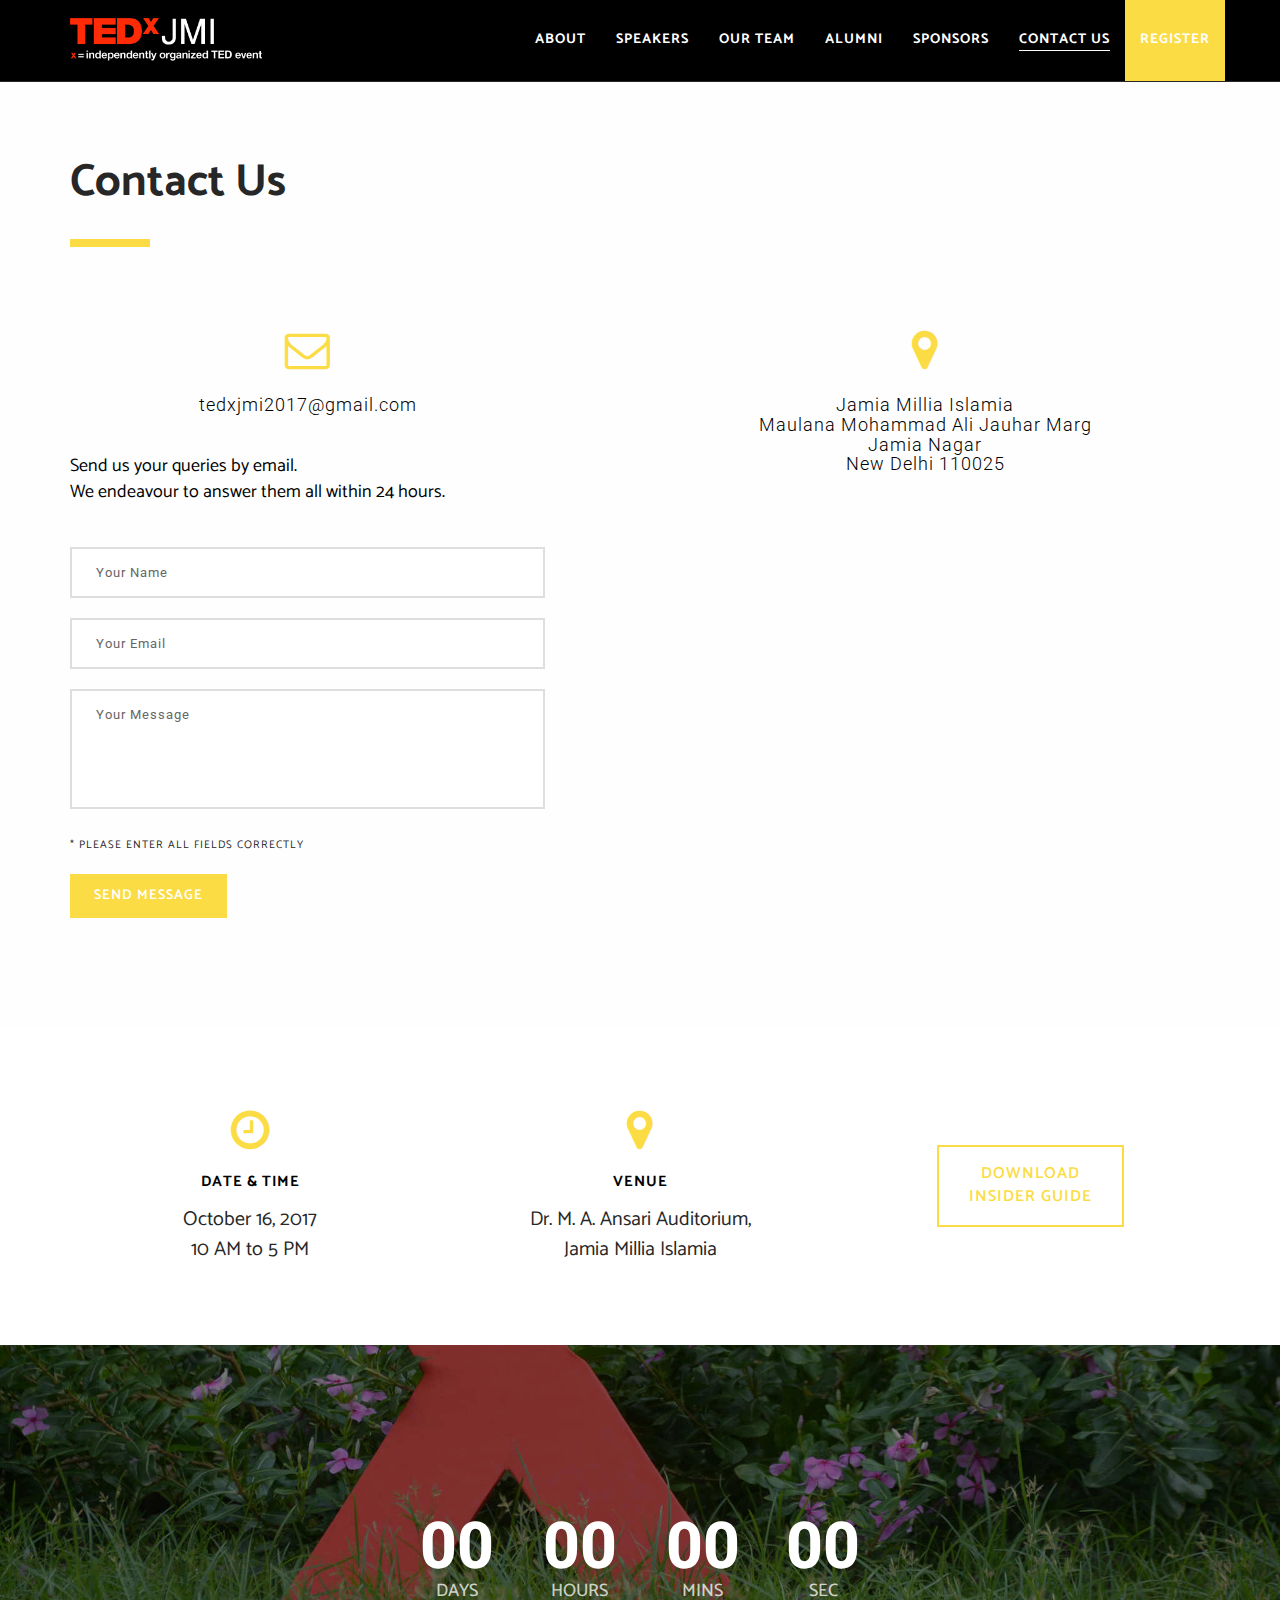
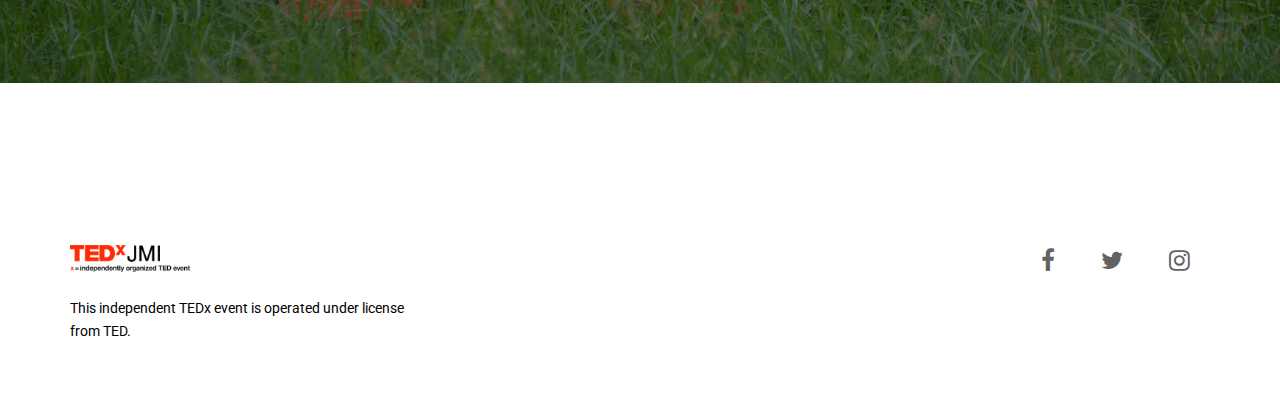
<file: ChapterX/contact/index.html>
<!--
 _____ _____ ____          _ __  __ ___
|_   _| ____|  _ \__  __  | |  \/  |_ _|
  | | |  _| | | | \ \/ /  | | |\/| || |
  | | | |___| |_| |>  < |_| | |  | || |
  |_| |_____|____//_/\_\___/|_|  |_|___|

Event website by Syed Faheel Ahmad (github.com/faheel)
-->

<!DOCTYPE html>
<!--[if lt IE 7]>      <html class="no-js lt-ie9 lt-ie8 lt-ie7" lang="en"> <![endif]-->
<!--[if IE 7]>         <html class="no-js lt-ie9 lt-ie8" lang="en"> <![endif]-->
<!--[if IE 8]>         <html class="no-js lt-ie9" lang="en"> <![endif]-->
<!--[if gt IE 8]><!-->
<html class="no-js" lang="en">
<!--<![endif]-->

<head>
  <meta charset="utf-8">
  <meta name="viewport" content="width=device-width, initial-scale=1.0, maximum-scale=1">
  <meta http-equiv="X-UA-Compatible" content="IE=edge">

  <!-- Title, icon, description and keywords -->
  <title>Contact Us | TEDxJMI</title>
  <link rel="shortcut icon" href="../res/images/favicon.ico">
  <meta name="description" content="Contact us at TEDxJMI, x = independently organised TED event. Igniting Minds. This October, at Jamia Millia Islamia.">
  <meta name="keywords" content="TEDx, JMI, Jamia Millia Islamia, New Delhi, event, talks">

  <!-- Social media tags -->
  <!-- Open Graph -->
  <meta property="og:title" content="Contact us at TEDxJMI">
  <meta property="og:description" content="TEDxJMI - Igniting Minds. This October, at Jamia Millia Islamia.">
  <meta property="og:image" content="https://tedxjmi.com/res/images/logos/light-social.jpg">
  <meta property="og:url" content="https://tedxjmi.com/contact">
  <!-- Twitter -->
  <meta name="twitter:card" content="summary_large_image">
  <meta name="twitter:site" content="@TEDx_JMI">
  <!-- Google+ -->
  <meta itemprop="name" content="Contact us at TEDxJMI">
  <meta itemprop="description" content="TEDxJMI - Igniting Minds. This October, at Jamia Millia Islamia.">
  <meta itemprop="image" content="https://tedxjmi.com/res/images/logos/light-social.jpg">

  <!-- Browser themes -->
  <meta name="theme-color" content="#000">

  <!-- Bootstrap -->
  <link rel="stylesheet" href="../res/css/bootstrap.min.css">

  <!-- Font Icons -->
  <link rel="stylesheet" href="../res/css/font-awesome.min.css">

  <!-- Plugins -->
  <link rel="stylesheet" href="../res/css/flickity.min.css">
  <link rel="stylesheet" href="../res/css/magnific-popup.css">

  <!-- Main styles -->
  <link rel="stylesheet" href="../res/css/main.css">
  <link rel="stylesheet" href="../res/css/style.css">

  <!-- Color skin -->
  <link rel="stylesheet" href="../res/css/color_red.css">

  <!-- Modernizr JS for IE8 support of HTML5 elements and media queries -->
  <!--[if lt IE 8]>
  <script src="../res/js/modernizr.min.js"></script>
  <![endif]-->
</head>

<body id="page-top">
  <!-- Navigation Start -->
  <nav id="navigation" class="navbar navbar-fixed-top navbar-dark">
    <div class="container">
      <div class="row">
        <div class="navbar-header col-lg-3">
          <button type="button" class="navbar-toggle collapsed" data-toggle="collapse" data-target="#navbar">
            <span class="sr-only">Toggle navigation</span>
            <span class="icon-bar"></span>
            <span class="icon-bar"></span>
            <span class="icon-bar"></span>
          </button>

          <a class="navbar-brand font-family-alt letter-spacing-1 text-extra-large text-uppercase" href="/">
            <img class="logo-navbar-dark" src="../res/images/logos/dark.png" alt=""/>
            <img class="logo-navbar-white" src="../res/images/logos/light.png" alt=""/>
          </a>
        </div>
        <!-- //.navbar-header -->

        <div id="navbar" class="navbar-collapse collapse col-lg-9 pull-right">
          <ul class="nav navbar-nav font-family-alt letter-spacing-1 text-uppercase font-weight-700">
            <li><a href="/" class="line-height-unset">About</a></li>
            <li><a href="/speakers/" class="line-height-unset">Speakers</a></li>
            <li><a href="/our-team/" class="line-height-unset">Our Team</a></li>
            <li><a href="/alumni/" class="line-height-unset">Alumni</a></li>
            <li><a href="/sponsors/" class="line-height-unset">Sponsors</a></li>
            <li><a href="#page-top" class="page-scroll">Contact Us</a></li>
            <li class="bg-base-color">
              <a href="/register/" class="line-height-unset width-100">
                Register
              </a>
            </li>
          </ul>
        </div>
        <!-- //.navbar-collapse -->
      </div>
      <!-- //.row -->
    </div>
    <!-- //.container -->
  </nav>
  <!-- //Navigation End -->



  <!-- Section - Contact Start -->
  <section id="contact" class="bg-white-2">
    <div class="container">
      <div class="row no-padding-rl">
        <div class="col-md-12">
          <h2 class="font-family-alt font-weight-700 sm-title-large title-extra-large-2 text-gray-dark-2">
            Contact Us
          </h2>
          <span class="bg-base-color xs-margin-6 xs-no-margin-rl margin-3 no-margin-rl separator-line-extra-thick-long"></span>
        </div>
        <!-- //.col-md-10 -->
      </div>
      <!-- //.row -->

      <div class="row margin-4 no-margin-rl no-margin-bottom">
        <div class="col-md-5 no-padding-rl">
          <div class="row text-center">
            <i class="fa fa-envelope-o display-block text-base-color title-extra-large-2"></i>
            <br>
            <h4 class="font-weight-300 letter-spacing-1">
              tedxjmi2017@gmail.com
            </h4>
          </div>
          <!-- //.row -->

          <p class="margin-8 no-margin-bottom no-margin-rl font-family-alt text-extra-large">
            Send us your queries by email.<br>
            We endeavour to answer them all within 24 hours.
          </p>

          <br>
          <form name="contact" action="thank-you" method="post" id="form-contact" netlify>
            <div class="row margin-4 no-margin-rl">
              <input type="text" placeholder="Your Name" name="name" class="required" required>
              <input type="email" placeholder="Your Email" name="email" class="required email" required>
              <textarea placeholder="Your Message" name="message" class="required" required></textarea>
            </div>
            <!-- //.row -->

            <div class="row margin-4 no-margin-rl">
              <span class="display-block font-family-alt letter-spacing-1 text-gray-dark-2 text-small text-uppercase">
                * Please enter all fields correctly
              </span>
            </div>
            <!-- //.row -->

            <div class="row margin-4 no-margin-rl">
              <button id="btn-form-contact" type="submit" class="btn btn-base-color btn-medium">
                Send Message
              </button>
            </div>
            <!-- //.row -->
          </form>
        </div>
        <!-- //.col-md-5 -->

        <div class="contact-address col-md-6 col-md-offset-1">
          <div class="row text-center">
            <i class="fa fa-map-marker display-block text-base-color title-extra-large-2"></i>
            <!-- <span class="display-block font-family-alt font-weight-700 letter-spacing-1 margin-5 no-margin-bottom no-margin-rl text-large text-uppercase">
              Our Location
            </span> -->
            <br>
            <h4 class="font-weight-300 letter-spacing-1">
              Jamia Millia Islamia
              <br>Maulana Mohammad Ali Jauhar Marg
              <br>Jamia Nagar
              <br>New Delhi 110025
            </h4>
          </div>
          <!-- //.row -->
          <div class="row text-center">
            <div class="margin-8 no-margin-bottom no-margin-rl map">
              <iframe
                src="https://www.google.com/maps/embed?pb=!1m18!1m12!1m3!1d3504.2906312479427!2d77.28254455362033!3d28.56103426474026!2m3!1f0!2f0!3f0!3m2!1i1024!2i768!4f13.1!3m3!1m2!1s0x0%3A0xfb09de6f2e8596e7!2sJamia+Millia+Islamia!5e0!3m2!1sen!2sin!4v1497486772213"
                frameborder="0"
                allowfullscreen>
              </iframe>
            </div>
            <!-- //.map -->
          </div>
          <!-- //.row -->
        </div>
        <!-- //.col-md-6 -->
      </div>
      <!-- //.row -->
    </div>
    <!-- //.container -->
  </section>
  <!-- //Section - Contact End -->



  <!-- Section - Event banner start -->
  <section id="event-banner" class="bg-white pull-up">
    <div class="container">
      <div class="row">
        <div class="col-sm-4 text-center">
          <i class="fa fa-clock-o display-block text-base-color title-extra-large-2"></i>
          <span class="display-block font-family-alt font-weight-700 letter-spacing-1 margin-5 no-margin-bottom no-margin-rl text-large text-uppercase">
            Date &amp; Time
          </span>
          <p class="margin-3 font-family-alt no-margin-bottom no-margin-rl title-small text-gray-dark-2">
            October 16, 2017<br>
            10 AM to 5 PM
          </p>
        </div>
        <!-- //.col-sm-4 -->

        <div class="col-sm-4 xs-margin-8 xs-no-margin-bottom xs-no-margin-rl text-center">
          <i class="fa fa-map-marker display-block text-base-color title-extra-large-2"></i>
          <span class="display-block font-family-alt font-weight-700 letter-spacing-1 margin-5 no-margin-bottom no-margin-rl text-large text-uppercase">
            Venue
          </span>
          <p class="margin-3 font-family-alt no-margin-bottom no-margin-rl title-small text-gray-dark-2">
            Dr. M. A. Ansari Auditorium,<br>
            Jamia Millia Islamia
          </p>
        </div>
        <!-- //.col-sm-4 -->

        <div id="banner-registration" class="col-sm-4 xs-margin-8 xs-no-margin-bottom xs-no-margin-rl text-center">
          <a href="/res/insider_guide.pdf" class="btn btn-outline-base-color sm-btn-medium btn-large no-margin-rl">
            <span>Download<br>insider guide</span>
          </a>
        </div>
        <!-- //.col-sm-4 -->
      </div>
      <!-- //.row -->
    </div>
  </section>
  <!-- //Section - Event banner end -->



  <!-- Section - Parallax banner start -->
  <section id="home-bg-parallax" class="height-50 no-padding overflow-hidden width-100">
    <!-- BG Parallax -->
    <div class="bg-parallax bg-overlay-black-5 width-100"></div>

    <div class="display-table height-100 position-absolute position-top position-left width-100">
      <div class="display-table-cell vertical-align-middle">
        <div class="container">
          <div class="row">
            <div class="countdown-timer">
              <div class="days">
                <span class="value">00</span>
                <span class="label">DAYS</span>
              </div>
              <div class="hours">
                <span class="value">00</span>
                <span class="label">HOURS</span>
              </div>
              <div class="minutes">
                <span class="value">00</span>
                <span class="label">MINS</span>
              </div>
              <div class="seconds">
                <span class="value">00</span>
                <span class="label">SEC</span>
              </div>
            </div>
          </div>
          <!-- //.row -->
        </div>
        <!-- //.container -->
      </div>
      <!-- //.display-table-cell -->
    </div>
    <!-- //.display-table -->
  </section>
  <!-- //Section - Parallax banner end -->



  <!-- Footer Start -->
  <footer class="footer bg-white">
    <div class="container">
      <div class="row">
        <div class="col-sm-4">
          <div class="footer-logo xs-text-center">
            <img src="../res/images/logos/light.png" alt="">
          </div>
          <!-- //.footer-logo -->
          <p class="disclaimer xs-text-center">
            This independent TEDx event is operated under license from TED.
          </p>
          <!-- //.disclaimer -->
        </div>
        <!-- //.col-sm-4 -->

        <div class="col-sm-8">
          <div class="footer-social text-right">
            <ul class="list-inline list-unstyled no-margin xs-text-center xs-title-small title-medium">
              <li><a href="https://www.facebook.com/tedxjmi/"><i class="fa fa-facebook"></i></a></li>
              <li><a href="https://twitter.com/TEDx_JMI"><i class="fa fa-twitter"></i></a></li>
              <li><a href="https://www.instagram.com/tedxjmi/"><i class="fa fa-instagram"></i></a></li>
            </ul>
          </div>
          <!-- //.footer-social -->
        </div>
        <!-- //.col-sm-8 -->
      </div>
      <!-- //.row -->
    </div>
    <!-- //.container -->
  </footer>
  <!-- //Footer End -->


  <!-- Scroll to top -->
  <a href="#page-top" class="page-scroll scroll-to-top"><i class="fa fa-angle-up"></i></a>


  <!-- jQuery -->
  <script src="../res/js/jquery.min.js"></script>

  <!-- Bootstrap -->
  <script src="../res/js/bootstrap.min.js"></script>

  <!-- Plugins -->
  <script src="../res/js/pace.min.js"></script>
  <script src="../res/js/debouncer.min.js"></script>
  <script src="../res/js/jquery.easing.min.js"></script>
  <script src="../res/js/jquery.inview.min.js"></script>
  <script src="../res/js/jquery.matchHeight.js"></script>
  <script src="../res/js/isotope.pkgd.min.js"></script>
  <script src="../res/js/imagesloaded.pkgd.min.js"></script>
  <script src="../res/js/flickity.pkgd.min.js"></script>
  <script src="../res/js/jquery.magnific-popup.min.js"></script>
  <script src="../res/js/jquery.validate.min.js"></script>

  <!-- BG Parallax JS -->
  <script src="../res/js/TweenMax.min.js"></script>
  <script src="../res/js/ScrollMagic.min.js"></script>
  <script src="../res/js/animation.gsap.min.js"></script>

  <!-- Theme -->
  <script src="../res/js/main.js"></script>

  <!-- Countdown -->
  <script src="../res/js/jquery.countdown.min.js"></script>
  <script src="../res/js/countdown.js"></script>

</body>

</html>
</file>
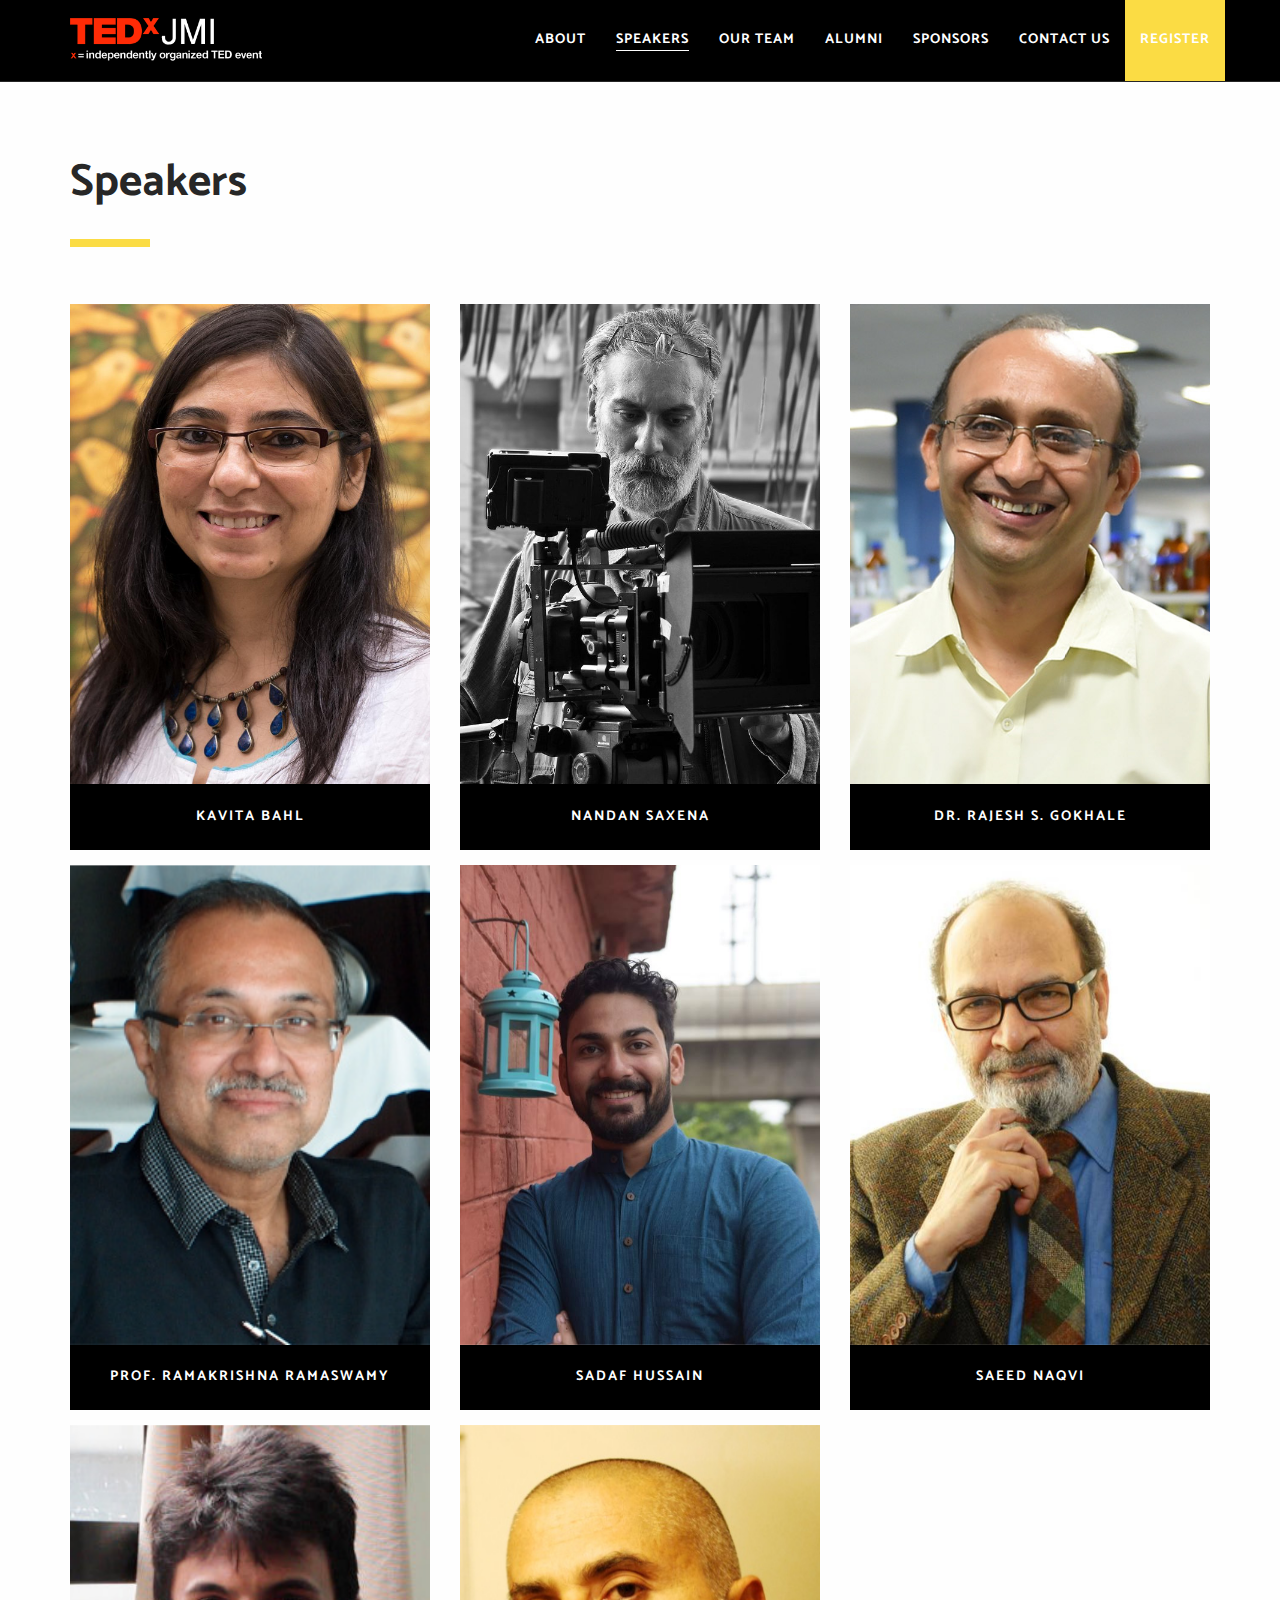
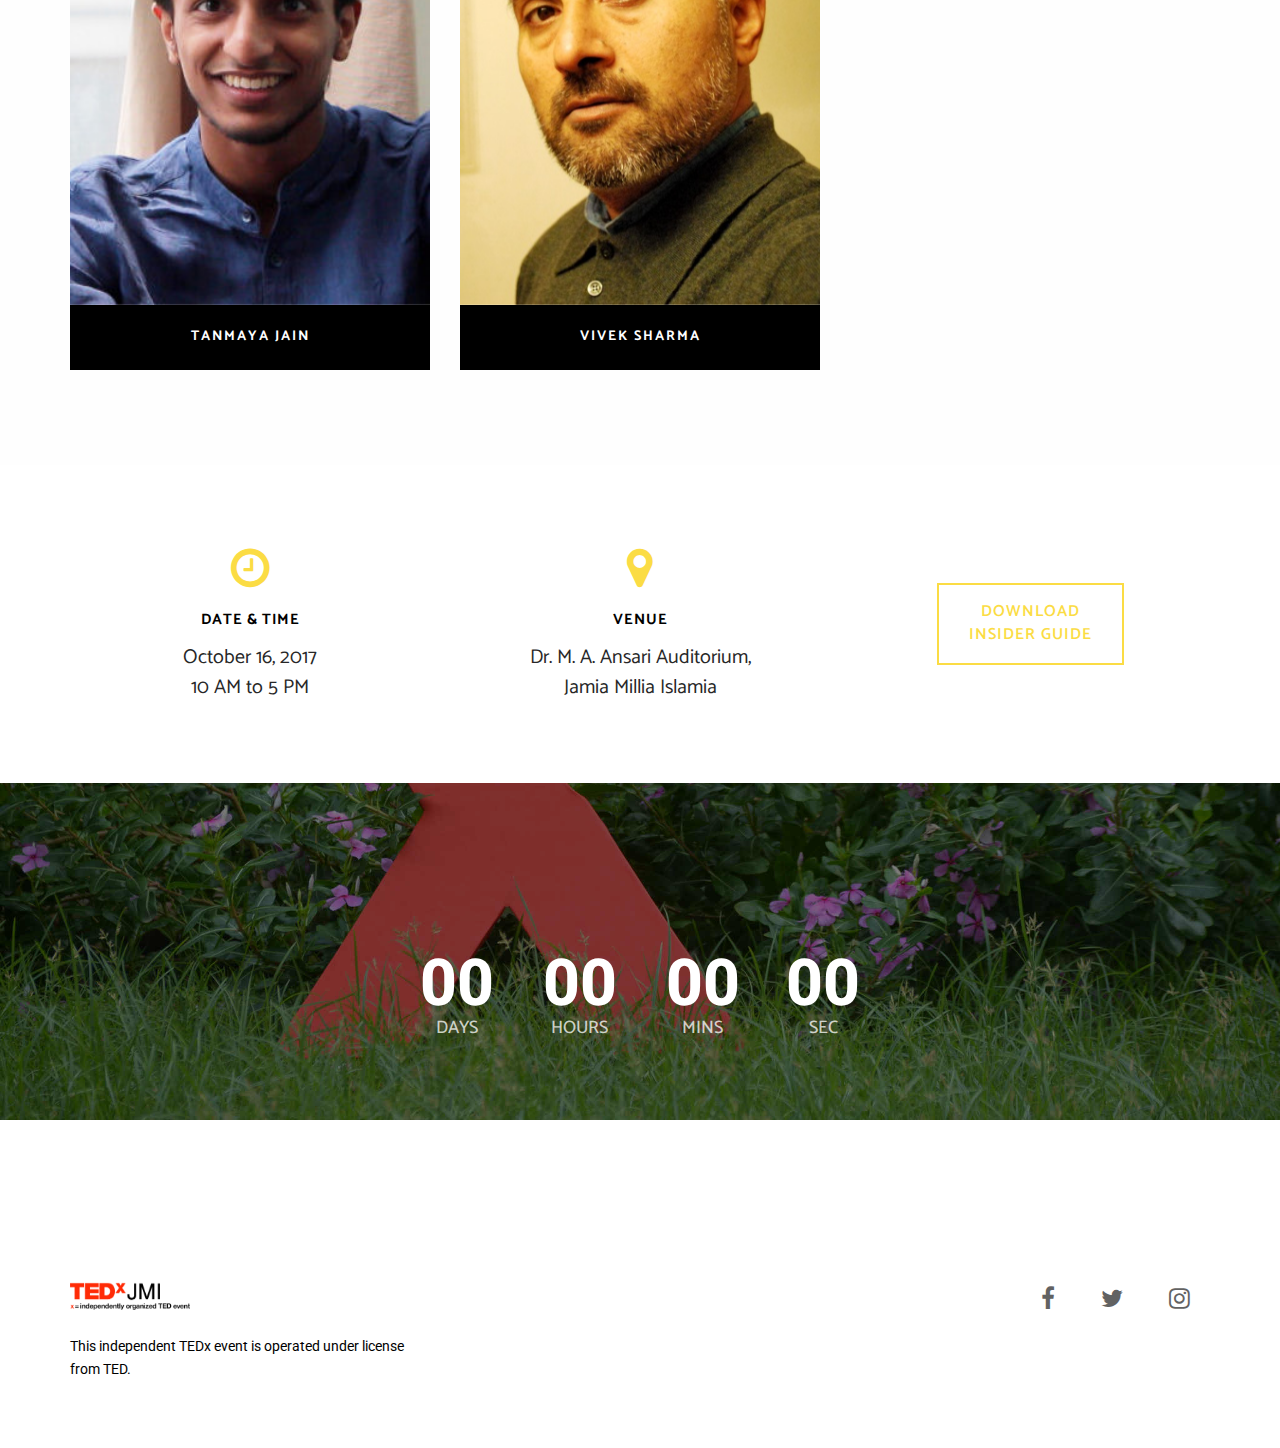
<file: ChapterX/speakers/index.html>
<!--
 _____ _____ ____          _ __  __ ___
|_   _| ____|  _ \__  __  | |  \/  |_ _|
  | | |  _| | | | \ \/ /  | | |\/| || |
  | | | |___| |_| |>  < |_| | |  | || |
  |_| |_____|____//_/\_\___/|_|  |_|___|

Event website by Syed Faheel Ahmad (github.com/faheel)
-->

<!DOCTYPE html>
<!--[if lt IE 7]>      <html class="no-js lt-ie9 lt-ie8 lt-ie7" lang="en"> <![endif]-->
<!--[if IE 7]>         <html class="no-js lt-ie9 lt-ie8" lang="en"> <![endif]-->
<!--[if IE 8]>         <html class="no-js lt-ie9" lang="en"> <![endif]-->
<!--[if gt IE 8]><!-->
<html class="no-js" lang="en">
<!--<![endif]-->

<head>
  <meta charset="utf-8">
  <meta name="viewport" content="width=device-width, initial-scale=1.0, maximum-scale=1">
  <meta http-equiv="X-UA-Compatible" content="IE=edge">

  <!-- Title, icon, description and keywords -->
  <title>Speakers | TEDxJMI</title>
  <link rel="shortcut icon" href="../res/images/favicon.ico">
  <meta name="description" content="Speakers for TEDxJMI, x = independently organised TED event. Igniting Minds. This October, at Jamia Millia Islamia.">
  <meta name="keywords" content="TEDx, JMI, Jamia Millia Islamia, New Delhi, event, talks">

  <!-- Social media tags -->
  <!-- Open Graph -->
  <meta property="og:title" content="Speakers for TEDxJMI">
  <meta property="og:description" content="TEDxJMI - Igniting Minds. This October, at Jamia Millia Islamia.">
  <meta property="og:image" content="https://tedxjmi.com/res/images/logos/light-social.jpg">
  <meta property="og:url" content="https://tedxjmi.com/our-team">
  <!-- Twitter -->
  <meta name="twitter:card" content="summary_large_image">
  <meta name="twitter:site" content="@TEDx_JMI">
  <!-- Google+ -->
  <meta itemprop="name" content="Speakers for TEDxJMI">
  <meta itemprop="description" content="TEDxJMI - Igniting Minds. This October, at Jamia Millia Islamia.">
  <meta itemprop="image" content="https://tedxjmi.com/res/images/logos/light-social.jpg">

  <!-- Browser themes -->
  <meta name="theme-color" content="#000">

  <!-- Bootstrap -->
  <link rel="stylesheet" href="../res/css/bootstrap.min.css">

  <!-- Font Icons -->
  <link rel="stylesheet" href="../res/css/font-awesome.min.css">

  <!-- Plugins -->
  <link rel="stylesheet" href="../res/css/flickity.min.css">
  <link rel="stylesheet" href="../res/css/magnific-popup.css">

  <!-- Main styles -->
  <link rel="stylesheet" href="../res/css/main.css">
  <link rel="stylesheet" href="../res/css/style.css">

  <!-- Color skin -->
  <link rel="stylesheet" href="../res/css/color_red.css">

  <!-- Modernizr JS for IE8 support of HTML5 elements and media queries -->
  <!--[if lt IE 8]>
  <script src="../res/js/modernizr.min.js"></script>
  <![endif]-->
</head>

<body id="page-top">
  <!-- Navigation Start -->
  <nav id="navigation" class="navbar navbar-fixed-top navbar-dark">
    <div class="container">
      <div class="row">
        <div class="navbar-header col-lg-3">
          <button type="button" class="navbar-toggle collapsed" data-toggle="collapse" data-target="#navbar">
            <span class="sr-only">Toggle navigation</span>
            <span class="icon-bar"></span>
            <span class="icon-bar"></span>
            <span class="icon-bar"></span>
          </button>

          <a class="navbar-brand font-family-alt letter-spacing-1 text-extra-large text-uppercase" href="/">
            <img class="logo-navbar-dark" src="../res/images/logos/dark.png" alt=""/>
            <img class="logo-navbar-white" src="../res/images/logos/light.png" alt=""/>
          </a>
        </div>
        <!-- //.navbar-header -->

        <div id="navbar" class="navbar-collapse collapse col-lg-9 pull-right">
          <ul class="nav navbar-nav font-family-alt letter-spacing-1 text-uppercase font-weight-700">
            <li><a href="/" class="line-height-unset">About</a></li>
            <li><a href="#page-top" class="page-scroll">Speakers</a></li>
            <li><a href="/our-team/" class="line-height-unset">Our Team</a></li>
            <li><a href="/alumni/" class="line-height-unset">Alumni</a></li>
            <li><a href="/sponsors/" class="line-height-unset">Sponsors</a></li>
            <li><a href="/contact/" class="line-height-unset">Contact Us</a></li>
            <li class="bg-base-color">
              <a href="/register/" class="line-height-unset width-100">
                Register
              </a>
            </li>
          </ul>
        </div>
        <!-- //.navbar-collapse -->
      </div>
      <!-- //.row -->
    </div>
    <!-- //.container -->
  </nav>
  <!-- //Navigation End -->



  <!-- Section - Speakers start -->
  <section id="speakers" class="bg-white-2">
    <div class="container">
      <div class="row no-padding-rl">
        <div class="col-md-12">
          <h2 class="font-family-alt font-weight-700 sm-title-large title-extra-large-2 text-gray-dark-2">
            Speakers
          </h2>
          <span class="bg-base-color xs-margin-6 xs-no-margin-rl margin-3 no-margin-rl separator-line-extra-thick-long"></span>
          <br>
        </div>
        <!-- //.col-md-10 -->
      </div>
      <!-- //.row -->

      <div class="row">
        <!-- Speaker Box Start -->
        <div class="features-box speaker-box col-sm-6 col-md-4">
          <div class="overflow-hidden position-relative width-100">
            <div class="img-wrapper">
              <img src="/res/images/speakers/kavita_bahl.jpg" alt=""/>
            </div>
            <!-- //.img-wrapper -->

            <div class="bg-black no-padding-rl padding-6 position-relative text-center">
              <span class="display-block font-family-alt font-weight-700 letter-spacing-2 text-white text-medium text-uppercase">
                Kavita Bahl
              </span>
            </div>
            <!-- //.bg-black -->

            <div class="ease height-100 padding-2 position-absolute position-top position-left show-on-hover width-100">
              <div class="bg-base-color height-100 width-100">
                <div class="display-table height-100 width-100">
                  <div class="display-table-cell no-padding-tb padding-11 vertical-align-middle text-uppercase text-white">
                    <span class="display-block font-family-alt letter-spacing-1 title-small">
                      Kavita Bahl
                    </span>
                    <br>
                    <span class="display-block font-weight-700 letter-spacing-1 text-medium">
                      Film-maker &amp; Journalist
                    </span>
                  </div>
                  <!-- //.display-table-cell -->
                </div>
                <!-- //.display-table -->
              </div>
              <!-- //.bg-base-color -->
            </div>
            <!-- //.ease -->
          </div>
          <!-- //.overflow-hidden -->
        </div>
        <!-- //Speaker Box End -->

        <!-- Speaker Box Start -->
        <div class="features-box speaker-box col-sm-6 col-md-4">
          <div class="overflow-hidden position-relative width-100">
            <div class="img-wrapper">
              <img src="/res/images/speakers/nandan_saxena.jpg" alt=""/>
            </div>
            <!-- //.img-wrapper -->

            <div class="bg-black no-padding-rl padding-6 position-relative text-center">
              <span class="display-block font-family-alt font-weight-700 letter-spacing-2 text-white text-medium text-uppercase">
                Nandan Saxena
              </span>
            </div>
            <!-- //.bg-black -->

            <div class="ease height-100 padding-2 position-absolute position-top position-left show-on-hover width-100">
              <div class="bg-base-color height-100 width-100">
                <div class="display-table height-100 width-100">
                  <div class="display-table-cell no-padding-tb padding-11 vertical-align-middle text-uppercase text-white">
                    <span class="display-block font-family-alt letter-spacing-1 title-small">
                      Nandan Saxena
                    </span>
                    <br>
                    <span class="display-block font-weight-700 letter-spacing-1 text-medium">
                      Film-maker &amp; Journalist
                    </span>
                  </div>
                  <!-- //.display-table-cell -->
                </div>
                <!-- //.display-table -->
              </div>
              <!-- //.bg-base-color -->
            </div>
            <!-- //.ease -->
          </div>
          <!-- //.overflow-hidden -->
        </div>
        <!-- //Speaker Box End -->

        <!-- Speaker Box Start -->
        <div class="features-box speaker-box col-sm-6 col-md-4">
          <div class="overflow-hidden position-relative width-100">
            <div class="img-wrapper">
              <img src="/res/images/speakers/rajesh_s_gokhale.jpg" alt=""/>
            </div>
            <!-- //.img-wrapper -->

            <div class="bg-black no-padding-rl padding-6 position-relative text-center">
              <span class="display-block font-family-alt font-weight-700 letter-spacing-2 text-white text-medium text-uppercase">
                Dr. Rajesh S. Gokhale
              </span>
            </div>
            <!-- //.bg-black -->

            <div class="ease height-100 padding-2 position-absolute position-top position-left show-on-hover width-100">
              <div class="bg-base-color height-100 width-100">
                <div class="display-table height-100 width-100">
                  <div class="display-table-cell no-padding-tb padding-11 vertical-align-middle text-uppercase text-white">
                    <span class="display-block font-family-alt letter-spacing-1 title-small">
                      Dr. Rajesh S. Gokhale
                    </span>
                    <br>
                    <span class="display-block font-weight-700 letter-spacing-1 text-medium">
                      Co-founder of Vyome Biosciences &amp; Scientist at NII
                    </span>
                  </div>
                  <!-- //.display-table-cell -->
                </div>
                <!-- //.display-table -->
              </div>
              <!-- //.bg-base-color -->
            </div>
            <!-- //.ease -->
          </div>
          <!-- //.overflow-hidden -->
        </div>
        <!-- //Speaker Box End -->

        <!-- Speaker Box Start -->
        <div class="features-box speaker-box col-sm-6 col-md-4">
          <div class="overflow-hidden position-relative width-100">
            <div class="img-wrapper">
              <img src="/res/images/speakers/ramakrishna_ramaswamy.jpg" alt=""/>
            </div>
            <!-- //.img-wrapper -->

            <div class="bg-black no-padding-rl padding-6 position-relative text-center">
              <span class="display-block font-family-alt font-weight-700 letter-spacing-2 text-white text-medium text-uppercase">
                Prof. Ramakrishna Ramaswamy
              </span>
            </div>
            <!-- //.bg-black -->

            <div class="ease height-100 padding-2 position-absolute position-top position-left show-on-hover width-100">
              <div class="bg-base-color height-100 width-100">
                <div class="display-table height-100 width-100">
                  <div class="display-table-cell no-padding-tb padding-11 vertical-align-middle text-uppercase text-white">
                    <span class="display-block font-family-alt letter-spacing-1 title-small">
                      Prof. Ramakrishna Ramaswamy
                    </span>
                    <br>
                    <span class="display-block font-weight-700 letter-spacing-1 text-medium">
                      Scientist, Professor at JNU &amp;<br>
                      President of Indian Academy of Sciences
                    </span>
                  </div>
                  <!-- //.display-table-cell -->
                </div>
                <!-- //.display-table -->
              </div>
              <!-- //.bg-base-color -->
            </div>
            <!-- //.ease -->
          </div>
          <!-- //.overflow-hidden -->
        </div>
        <!-- //Speaker Box End -->

        <!-- Speaker Box Start -->
        <div class="features-box speaker-box col-sm-6 col-md-4">
          <div class="overflow-hidden position-relative width-100">
            <div class="img-wrapper">
              <img src="/res/images/speakers/sadaf_hussain.jpg" alt=""/>
            </div>
            <!-- //.img-wrapper -->

            <div class="bg-black no-padding-rl padding-6 position-relative text-center">
              <span class="display-block font-family-alt font-weight-700 letter-spacing-2 text-white text-medium text-uppercase">
                Sadaf Hussain
              </span>
            </div>
            <!-- //.bg-black -->

            <div class="ease height-100 padding-2 position-absolute position-top position-left show-on-hover width-100">
              <div class="bg-base-color height-100 width-100">
                <div class="display-table height-100 width-100">
                  <div class="display-table-cell no-padding-tb padding-11 vertical-align-middle text-uppercase text-white">
                    <span class="display-block font-family-alt letter-spacing-1 title-small">
                      Sadaf Hussain
                    </span>
                    <br>
                    <span class="display-block font-weight-700 letter-spacing-1 text-medium">
                      Chef, Food Stylist, Blogger, Photographer &amp; Graphic Designer
                    </span>
                  </div>
                  <!-- //.display-table-cell -->
                </div>
                <!-- //.display-table -->
              </div>
              <!-- //.bg-base-color -->
            </div>
            <!-- //.ease -->
          </div>
          <!-- //.overflow-hidden -->
        </div>
        <!-- //Speaker Box End -->

        <!-- Speaker Box Start -->
        <div class="features-box speaker-box col-sm-6 col-md-4">
          <div class="overflow-hidden position-relative width-100">
            <div class="img-wrapper">
              <img src="/res/images/speakers/saeed_naqvi.jpg" alt=""/>
            </div>
            <!-- //.img-wrapper -->

            <div class="bg-black no-padding-rl padding-6 position-relative text-center">
              <span class="display-block font-family-alt font-weight-700 letter-spacing-2 text-white text-medium text-uppercase">
                Saeed Naqvi
              </span>
            </div>
            <!-- //.bg-black -->

            <div class="ease height-100 padding-2 position-absolute position-top position-left show-on-hover width-100">
              <div class="bg-base-color height-100 width-100">
                <div class="display-table height-100 width-100">
                  <div class="display-table-cell no-padding-tb padding-11 vertical-align-middle text-uppercase text-white">
                    <span class="display-block font-family-alt letter-spacing-1 title-small">
                      Saeed Naqvi
                    </span>
                    <br>
                    <span class="display-block font-weight-700 letter-spacing-1 text-medium">
                      Senior Journalist
                    </span>
                  </div>
                  <!-- //.display-table-cell -->
                </div>
                <!-- //.display-table -->
              </div>
              <!-- //.bg-base-color -->
            </div>
            <!-- //.ease -->
          </div>
          <!-- //.overflow-hidden -->
        </div>
        <!-- //Speaker Box End -->

        <!-- Speaker Box Start -->
        <div class="features-box speaker-box col-sm-6 col-md-4">
          <div class="overflow-hidden position-relative width-100">
            <div class="img-wrapper">
              <img src="/res/images/speakers/tanmaya_jain.jpg" alt=""/>
            </div>
            <!-- //.img-wrapper -->

            <div class="bg-black no-padding-rl padding-6 position-relative text-center">
              <span class="display-block font-family-alt font-weight-700 letter-spacing-2 text-white text-medium text-uppercase">
                Tanmaya Jain
              </span>
            </div>
            <!-- //.bg-black -->

            <div class="ease height-100 padding-2 position-absolute position-top position-left show-on-hover width-100">
              <div class="bg-base-color height-100 width-100">
                <div class="display-table height-100 width-100">
                  <div class="display-table-cell no-padding-tb padding-11 vertical-align-middle text-uppercase text-white">
                    <span class="display-block font-family-alt letter-spacing-1 title-small">
                      Tanmaya Jain
                    </span>
                    <br>
                    <span class="display-block font-weight-700 letter-spacing-1 text-medium">
                      Entrepreneur, Founder &amp; Chief Smile Officer at inFeedo
                    </span>
                  </div>
                  <!-- //.display-table-cell -->
                </div>
                <!-- //.display-table -->
              </div>
              <!-- //.bg-base-color -->
            </div>
            <!-- //.ease -->
          </div>
          <!-- //.overflow-hidden -->
        </div>
        <!-- //Speaker Box End -->

        <!-- Speaker Box Start -->
        <div class="features-box speaker-box col-sm-6 col-md-4">
          <div class="overflow-hidden position-relative width-100">
            <div class="img-wrapper">
              <img src="/res/images/speakers/vivek_sharma.jpg" alt=""/>
            </div>
            <!-- //.img-wrapper -->

            <div class="bg-black no-padding-rl padding-6 position-relative text-center">
              <span class="display-block font-family-alt font-weight-700 letter-spacing-2 text-white text-medium text-uppercase">
                Vivek Sharma
              </span>
            </div>
            <!-- //.bg-black -->

            <div class="ease height-100 padding-2 position-absolute position-top position-left show-on-hover width-100">
              <div class="bg-base-color height-100 width-100">
                <div class="display-table height-100 width-100">
                  <div class="display-table-cell no-padding-tb padding-11 vertical-align-middle text-uppercase text-white">
                    <span class="display-block font-family-alt letter-spacing-1 title-small">
                      Vivek Sharma
                    </span>
                    <br>
                    <span class="display-block font-weight-700 letter-spacing-1 text-medium">
                      Program Director of the Gandhi Fellowship program
                    </span>
                  </div>
                  <!-- //.display-table-cell -->
                </div>
                <!-- //.display-table -->
              </div>
              <!-- //.bg-base-color -->
            </div>
            <!-- //.ease -->
          </div>
          <!-- //.overflow-hidden -->
        </div>
        <!-- //Speaker Box End -->
      </div>
      <!-- //.row -->
    </div>
    <!-- //.container -->
  </section>
  <!-- //Section - Speakers End -->



  <!-- Section - Event banner start -->
  <section id="event-banner" class="bg-white pull-up">
    <div class="container">
      <div class="row">
        <div class="col-sm-4 text-center">
          <i class="fa fa-clock-o display-block text-base-color title-extra-large-2"></i>
          <span class="display-block font-family-alt font-weight-700 letter-spacing-1 margin-5 no-margin-bottom no-margin-rl text-large text-uppercase">
            Date &amp; Time
          </span>
          <p class="margin-3 font-family-alt no-margin-bottom no-margin-rl title-small text-gray-dark-2">
            October 16, 2017<br>
            10 AM to 5 PM
          </p>
        </div>
        <!-- //.col-sm-4 -->

        <div class="col-sm-4 xs-margin-8 xs-no-margin-bottom xs-no-margin-rl text-center">
          <i class="fa fa-map-marker display-block text-base-color title-extra-large-2"></i>
          <span class="display-block font-family-alt font-weight-700 letter-spacing-1 margin-5 no-margin-bottom no-margin-rl text-large text-uppercase">
            Venue
          </span>
          <p class="margin-3 font-family-alt no-margin-bottom no-margin-rl title-small text-gray-dark-2">
            Dr. M. A. Ansari Auditorium,<br>
            Jamia Millia Islamia
          </p>
        </div>
        <!-- //.col-sm-4 -->

        <div id="banner-registration" class="col-sm-4 xs-margin-8 xs-no-margin-bottom xs-no-margin-rl text-center">
          <a href="/res/insider_guide.pdf" class="btn btn-outline-base-color sm-btn-medium btn-large no-margin-rl">
            <span>Download<br>insider guide</span>
          </a>
        </div>
        <!-- //.col-sm-4 -->
      </div>
      <!-- //.row -->
    </div>
  </section>
  <!-- //Section - Event banner end -->



  <!-- Section - Parallax banner start -->
  <section id="home-bg-parallax" class="height-50 no-padding overflow-hidden width-100">
    <!-- BG Parallax -->
    <div class="bg-parallax bg-overlay-black-5 width-100"></div>

    <div class="display-table height-100 position-absolute position-top position-left width-100">
      <div class="display-table-cell vertical-align-middle">
        <div class="container">
          <div class="row">
            <div class="countdown-timer">
              <div class="days">
                <span class="value">00</span>
                <span class="label">DAYS</span>
              </div>
              <div class="hours">
                <span class="value">00</span>
                <span class="label">HOURS</span>
              </div>
              <div class="minutes">
                <span class="value">00</span>
                <span class="label">MINS</span>
              </div>
              <div class="seconds">
                <span class="value">00</span>
                <span class="label">SEC</span>
              </div>
            </div>
          </div>
          <!-- //.row -->
        </div>
        <!-- //.container -->
      </div>
      <!-- //.display-table-cell -->
    </div>
    <!-- //.display-table -->
  </section>
  <!-- //Section - Parallax banner end -->



  <!-- Footer Start -->
  <footer class="footer bg-white">
    <div class="container">
      <div class="row">
        <div class="col-sm-4">
          <div class="footer-logo xs-text-center">
            <img src="../res/images/logos/light.png" alt="">
          </div>
          <!-- //.footer-logo -->
          <p class="disclaimer xs-text-center">
            This independent TEDx event is operated under license from TED.
          </p>
          <!-- //.disclaimer -->
        </div>
        <!-- //.col-sm-4 -->

        <div class="col-sm-8">
          <div class="footer-social text-right">
            <ul class="list-inline list-unstyled no-margin xs-text-center xs-title-small title-medium">
              <li><a href="https://www.facebook.com/tedxjmi/"><i class="fa fa-facebook"></i></a></li>
              <li><a href="https://twitter.com/TEDx_JMI"><i class="fa fa-twitter"></i></a></li>
              <li><a href="https://www.instagram.com/tedxjmi/"><i class="fa fa-instagram"></i></a></li>
            </ul>
          </div>
          <!-- //.footer-social -->
        </div>
        <!-- //.col-sm-8 -->
      </div>
      <!-- //.row -->
    </div>
    <!-- //.container -->
  </footer>
  <!-- //Footer End -->


  <!-- Scroll to top -->
  <a href="#page-top" class="page-scroll scroll-to-top"><i class="fa fa-angle-up"></i></a>


  <!-- jQuery -->
  <script src="../res/js/jquery.min.js"></script>

  <!-- Bootstrap -->
  <script src="../res/js/bootstrap.min.js"></script>

  <!-- Plugins -->
  <script src="../res/js/pace.min.js"></script>
  <script src="../res/js/debouncer.min.js"></script>
  <script src="../res/js/jquery.easing.min.js"></script>
  <script src="../res/js/jquery.inview.min.js"></script>
  <script src="../res/js/jquery.matchHeight.js"></script>
  <script src="../res/js/isotope.pkgd.min.js"></script>
  <script src="../res/js/imagesloaded.pkgd.min.js"></script>
  <script src="../res/js/flickity.pkgd.min.js"></script>
  <script src="../res/js/jquery.magnific-popup.min.js"></script>
  <script src="../res/js/jquery.validate.min.js"></script>

  <!-- BG Parallax JS -->
  <script src="../res/js/TweenMax.min.js"></script>
  <script src="../res/js/ScrollMagic.min.js"></script>
  <script src="../res/js/animation.gsap.min.js"></script>

  <!-- Theme -->
  <script src="../res/js/main.js"></script>

  <!-- Countdown -->
  <script src="../res/js/jquery.countdown.min.js"></script>
  <script src="../res/js/countdown.js"></script>

</body>

</html>
</file>
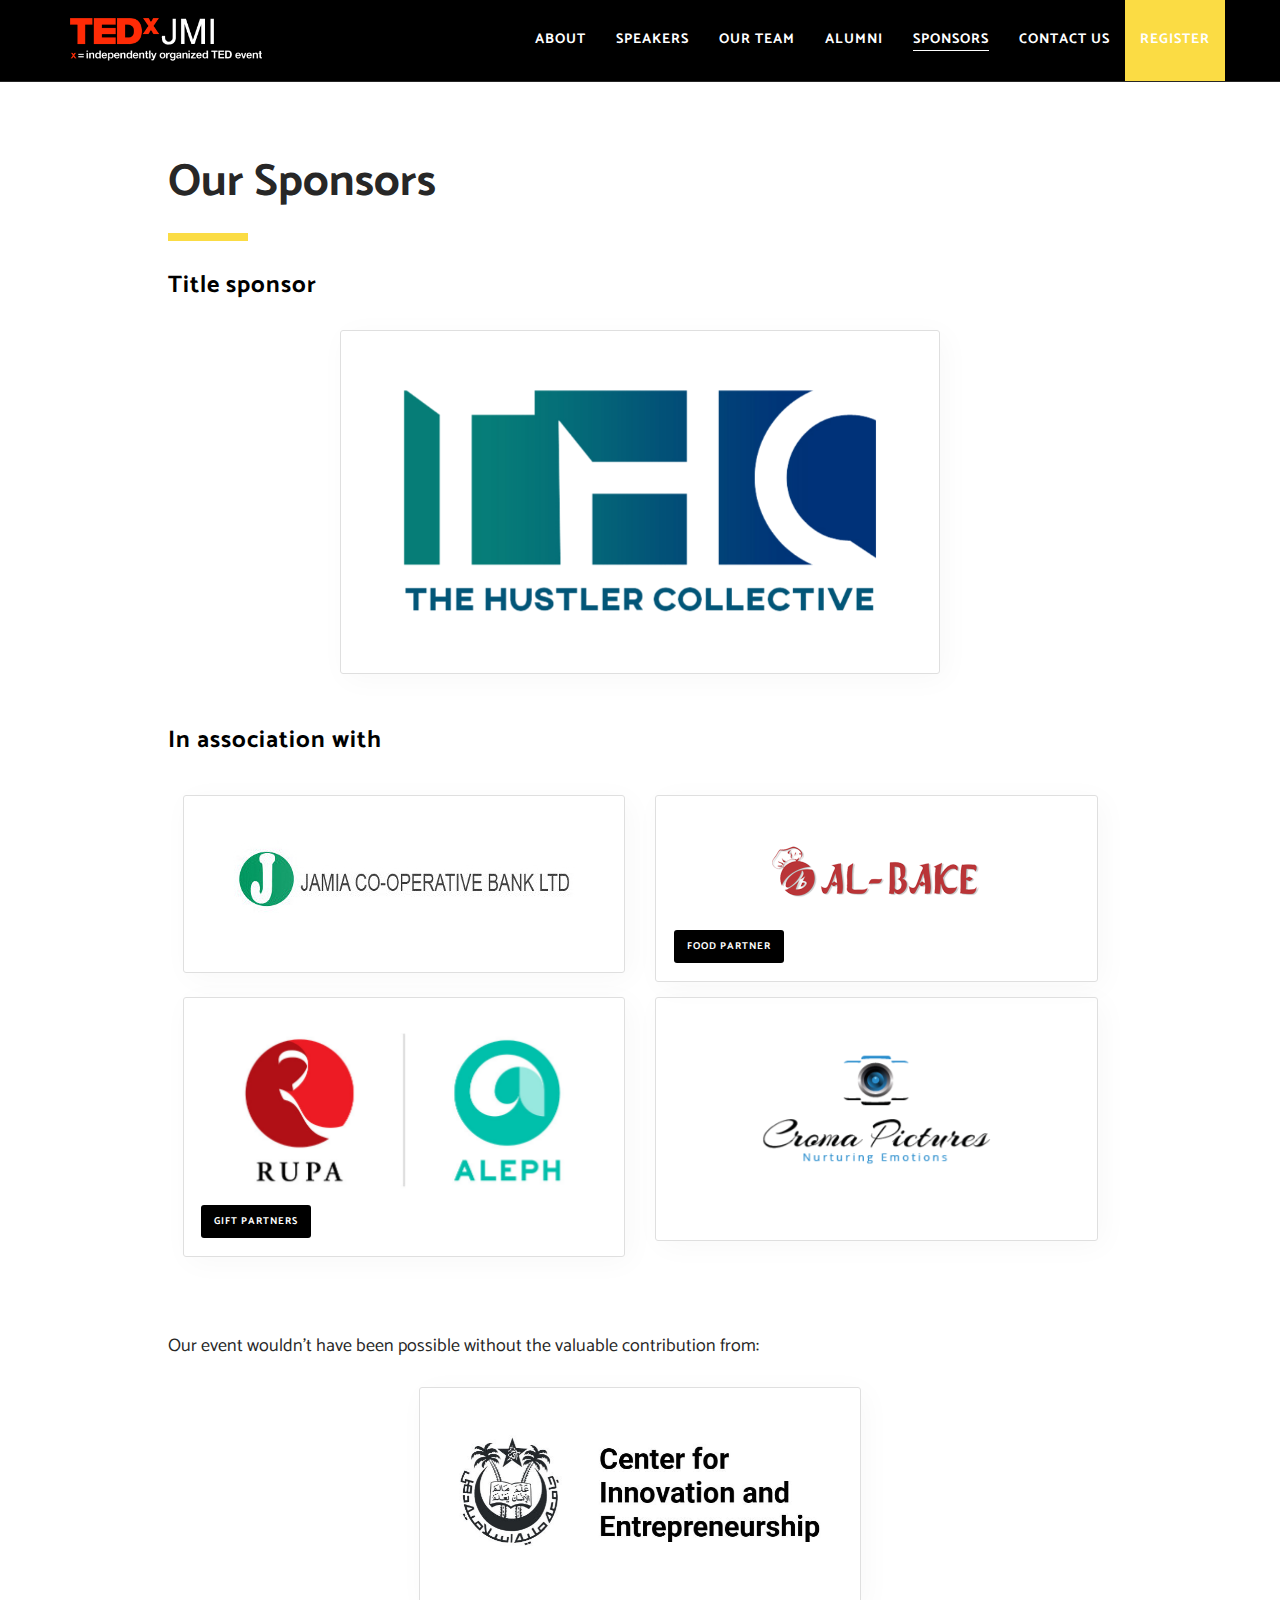
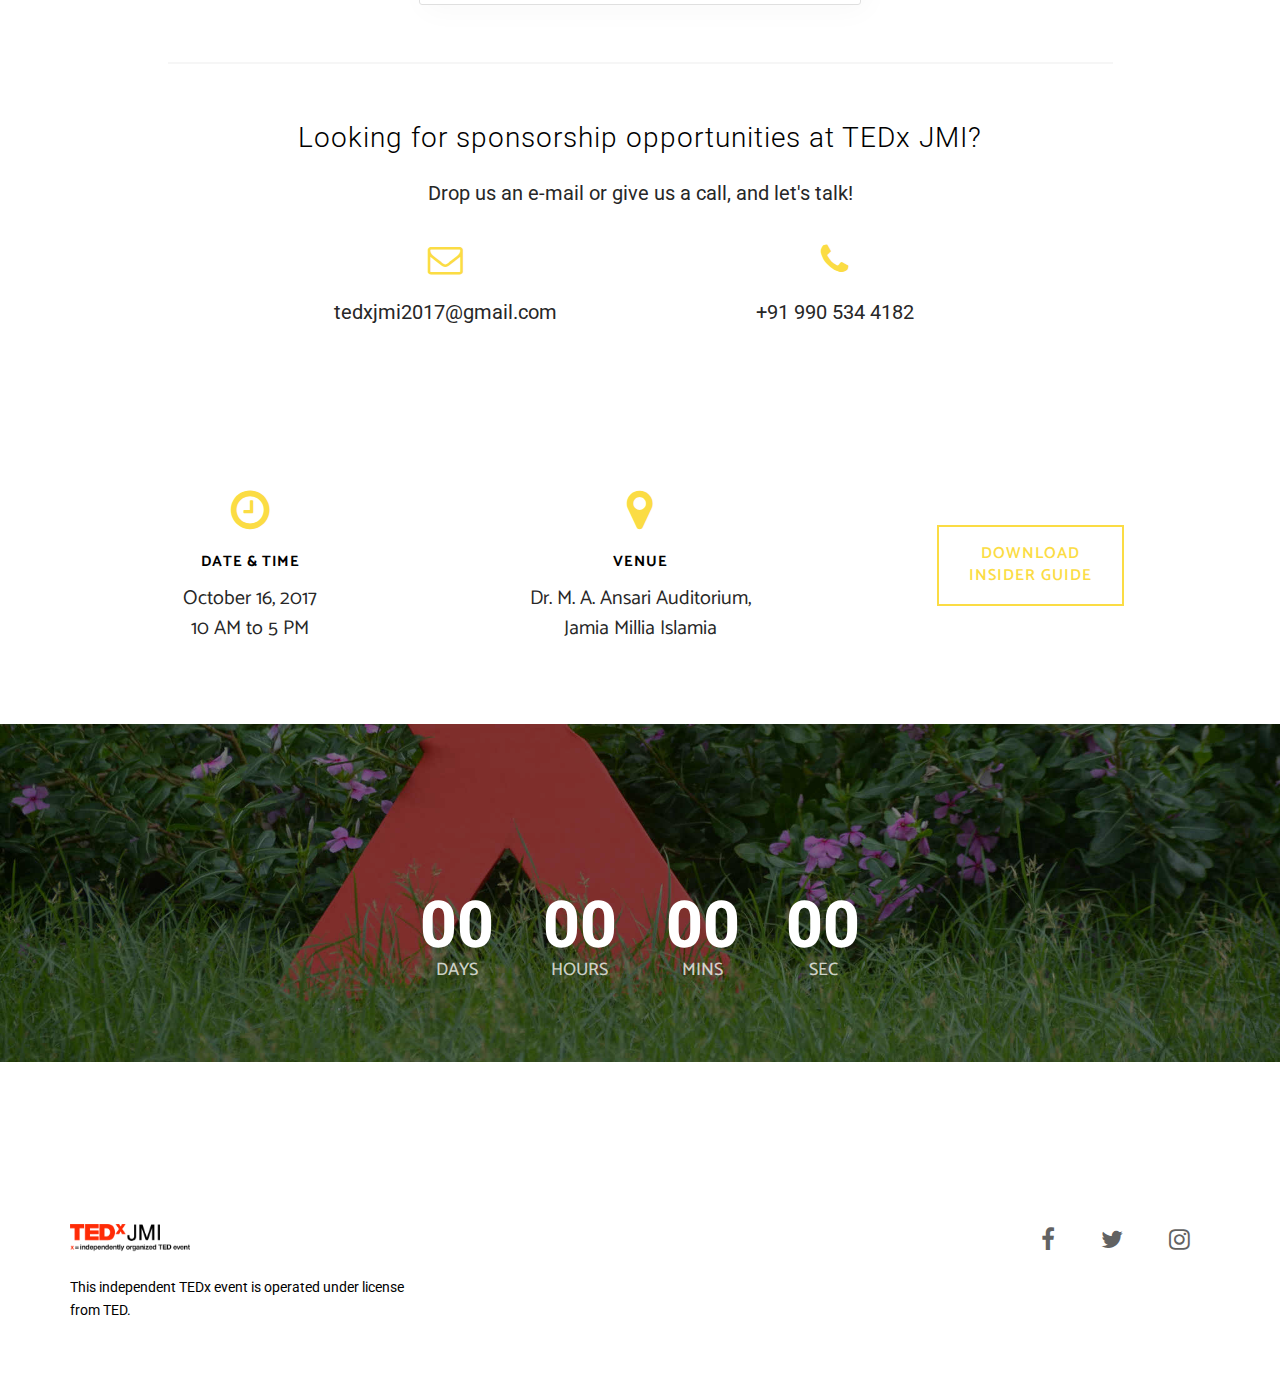
<file: ChapterX/sponsors/index.html>
<!--
 _____ _____ ____          _ __  __ ___
|_   _| ____|  _ \__  __  | |  \/  |_ _|
  | | |  _| | | | \ \/ /  | | |\/| || |
  | | | |___| |_| |>  < |_| | |  | || |
  |_| |_____|____//_/\_\___/|_|  |_|___|

Event website by Syed Faheel Ahmad (github.com/faheel)
-->

<!DOCTYPE html>
<!--[if lt IE 7]>      <html class="no-js lt-ie9 lt-ie8 lt-ie7" lang="en"> <![endif]-->
<!--[if IE 7]>         <html class="no-js lt-ie9 lt-ie8" lang="en"> <![endif]-->
<!--[if IE 8]>         <html class="no-js lt-ie9" lang="en"> <![endif]-->
<!--[if gt IE 8]><!-->
<html class="no-js" lang="en">
<!--<![endif]-->

<head>
  <meta charset="utf-8">
  <meta name="viewport" content="width=device-width, initial-scale=1.0, maximum-scale=1">
  <meta http-equiv="X-UA-Compatible" content="IE=edge">

  <!-- Title, icon, description and keywords -->
  <title>Our Sponsors | TEDxJMI</title>
  <link rel="shortcut icon" href="../res/images/favicon.ico">
  <meta name="description" content="Our Sponsors. TEDxJMI, x = independently organised TED event. Igniting Minds. This October, at Jamia Millia Islamia.">
  <meta name="keywords" content="TEDx, JMI, Jamia Millia Islamia, New Delhi, event, talks">

  <!-- Social media tags -->
  <!-- Open Graph -->
  <meta property="og:title" content="Our Sponsors">
  <meta property="og:description" content="TEDxJMI - Igniting Minds. This October, at Jamia Millia Islamia.">
  <meta property="og:image" content="https://tedxjmi.com/res/images/logos/light-social.jpg">
  <meta property="og:url" content="https://tedxjmi.com/sponsors">
  <!-- Twitter -->
  <meta name="twitter:card" content="summary_large_image">
  <meta name="twitter:site" content="@TEDx_JMI">
  <!-- Google+ -->
  <meta itemprop="name" content="Our Sponsors">
  <meta itemprop="description" content="TEDxJMI - Igniting Minds. This October, at Jamia Millia Islamia.">
  <meta itemprop="image" content="https://tedxjmi.com/res/images/logos/light-social.jpg">

  <!-- Browser themes -->
  <meta name="theme-color" content="#000">

  <!-- Bootstrap -->
  <link rel="stylesheet" href="../res/css/bootstrap.min.css">

  <!-- Font Icons -->
  <link rel="stylesheet" href="../res/css/font-awesome.min.css">

  <!-- Plugins -->
  <link rel="stylesheet" href="../res/css/flickity.min.css">
  <link rel="stylesheet" href="../res/css/magnific-popup.css">

  <!-- Main styles -->
  <link rel="stylesheet" href="../res/css/main.css">
  <link rel="stylesheet" href="../res/css/style.css">

  <!-- Color skin -->
  <link rel="stylesheet" href="../res/css/color_red.css">

  <!-- Modernizr JS for IE8 support of HTML5 elements and media queries -->
  <!--[if lt IE 8]>
  <script src="../res/js/modernizr.min.js"></script>
  <![endif]-->
</head>

<body id="page-top">
  <!-- Navigation Start -->
  <nav id="navigation" class="navbar navbar-fixed-top navbar-dark">
    <div class="container">
      <div class="row">
        <div class="navbar-header col-lg-3">
          <button type="button" class="navbar-toggle collapsed" data-toggle="collapse" data-target="#navbar">
            <span class="sr-only">Toggle navigation</span>
            <span class="icon-bar"></span>
            <span class="icon-bar"></span>
            <span class="icon-bar"></span>
          </button>

          <a class="navbar-brand font-family-alt letter-spacing-1 text-extra-large text-uppercase" href="/">
            <img class="logo-navbar-dark" src="../res/images/logos/dark.png" alt=""/>
            <img class="logo-navbar-white" src="../res/images/logos/light.png" alt=""/>
          </a>
        </div>
        <!-- //.navbar-header -->

        <div id="navbar" class="navbar-collapse collapse col-lg-9 pull-right">
          <ul class="nav navbar-nav font-family-alt letter-spacing-1 text-uppercase font-weight-700">
            <li><a href="/" class="line-height-unset">About</a></li>
            <li><a href="/speakers/" class="line-height-unset">Speakers</a></li>
            <li><a href="/our-team/" class="line-height-unset">Our Team</a></li>
            <li><a href="/alumni/" class="line-height-unset">Alumni</a></li>
            <li><a href="#page-top" class="page-scroll">Sponsors</a></li>
            <li><a href="/contact/" class="line-height-unset">Contact Us</a></li>
            <li class="bg-base-color">
              <a href="/register/" class="line-height-unset width-100">
                Register
              </a>
            </li>
          </ul>
        </div>
        <!-- //.navbar-collapse -->
      </div>
      <!-- //.row -->
    </div>
    <!-- //.container -->
  </nav>
  <!-- //Navigation End -->



  <!-- Section - Alumni Start -->
  <section id="alumni" class="bg-white">
    <div class="container">
      <div class="row no-padding-rl">
        <div class="col-sm-10 col-sm-offset-1">
          <h2 class="font-family-alt font-weight-700 sm-title-large title-extra-large-2 text-gray-dark-2">
            Our Sponsors
          </h2>
          <span class="bg-base-color xs-margin-6 xs-no-margin-rl margin-3 no-margin-rl separator-line-extra-thick-long"></span>

          <h3 class="font-family-alt font-weight-700 letter-spacing-1 xs-title-small title-medium">
            Title sponsor
          </h3>
          <div class="row xs-margin-6 xs-no-margin-rl margin-3 no-margin-rl">
            <!-- Features Box Style v3 Start -->
            <div class="features-box col-sm-8 col-sm-offset-2">
              <div class="border border-gray-light border-round box-shadow-yes position-relative">
                <div class="display-table height-100 no-padding-rl padding-7 width-100">
                  <div class="display-table-cell no-padding-tb padding-8 text-center">
                    <img src="../res/images/sponsors/thc.png" alt="THC">
                  </div>
                  <!-- //.display-table-cell -->
                </div>
                <!-- //.display-table -->
              </div>
              <!-- //.border -->
            </div>
            <!-- //Features Box Style v3 End -->
          </div>

          <br>
          <h3 class="font-family-alt font-weight-700 letter-spacing-1 xs-title-small title-medium">
            In association with
          </h3>
          <div class="row margin-4 no-margin-rl">
            <!-- Features Box Style v3 Start -->
            <div class="features-box col-sm-6">
              <div class="border border-gray-light border-round box-shadow-yes position-relative">
                <div class="display-table height-100 no-padding-rl padding-7 width-100">
                  <div class="display-table-cell no-padding-tb padding-8">
                    <div class="text-center">
                      <img src="../res/images/sponsors/jamia_cooperative.jpg" alt="Jamia Cooperative Bank">
                    </div>
                  </div>
                  <!-- //.display-table-cell -->
                </div>
                <!-- //.display-table -->
              </div>
              <!-- //.border -->
            </div>
            <!-- //Features Box Style v3 End -->

            <!-- Features Box Style v3 Start -->
            <div class="features-box col-sm-6 xs-margin-6 xs-no-margin-bottom xs-no-margin-rl">
              <div class="border border-gray-light border-round box-shadow-yes position-relative">
                <div class="display-table height-100 no-padding-rl padding-7 width-100">
                  <div class="display-table-cell no-padding-tb padding-8">
                    <div class="text-center">
                      <img src="../res/images/sponsors/al-bake.png" alt="Al-Bake">
                    </div>
                  </div>
                  <!-- //.display-table-cell -->
                </div>
                <br>
                <!-- //.display-table -->
                <div class="bg-black border-round font-family-alt letter-spacing-1
                    margin-4 padding-tb-9px padding-rl-13px position-absolute
                    position-bottom position-left text-extra-small text-uppercase
                    text-white font-weight-700">
                  Food Partner
                </div>
                <!-- //.bg-black -->
              </div>
              <!-- //.border -->
            </div>
            <!-- //Features Box Style v3 End -->

            <!-- Features Box Style v3 Start -->
            <div class="features-box col-sm-6 xs-margin-6 xs-no-margin-bottom xs-no-margin-rl">
              <div class="border border-gray-light border-round box-shadow-yes position-relative">
                <div class="display-table height-100 no-padding-rl padding-7 width-100">
                  <div class="display-table-cell no-padding-tb padding-8">
                    <div class="text-center">
                      <img src="../res/images/sponsors/rupa_aleph.jpg" alt="Rupa and Aleph">
                    </div>
                  </div>
                  <!-- //.display-table-cell -->
                </div>
                <br>
                <!-- //.display-table -->
                <div class="bg-black border-round font-family-alt letter-spacing-1
                    margin-4 padding-tb-9px padding-rl-13px position-absolute
                    position-bottom position-left text-extra-small text-uppercase
                    text-white font-weight-700">
                  Gift Partners
                </div>
                <!-- //.bg-black -->
              </div>
              <!-- //.border -->
            </div>
            <!-- //Features Box Style v3 End -->

            <!-- Features Box Style v3 Start -->
            <div class="features-box col-sm-6 xs-margin-6 xs-no-margin-bottom xs-no-margin-rl">
              <div class="border border-gray-light border-round box-shadow-yes position-relative">
                <div class="display-table height-100 no-padding-rl padding-7 width-100">
                  <div class="display-table-cell no-padding-tb padding-8">
                    <div class="text-center">
                      <img src="../res/images/sponsors/croma_pictures.png" alt="Croma Pictures">
                    </div>
                  </div>
                  <!-- //.display-table-cell -->
                </div>
                <br>
                <!-- //.display-table -->
              </div>
              <!-- //.border -->
            </div>
            <!-- //Features Box Style v3 End -->
          </div>
          <!-- //.row -->

          <br>
          <p class="font-family-alt text-extra-large text-gray-dark-2">
            Our event wouldn't have been possible without the valuable contribution
            from:
          </p>
          <div class="row xs-margin-6 xs-no-margin-rl margin-3 no-margin-rl">
            <!-- Features Box Style v3 Start -->
            <div class="features-box col-sm-6 col-sm-offset-3">
              <div class="border border-gray-light border-round box-shadow-yes position-relative">
                <div class="display-table height-100 no-padding-rl padding-7 width-100">
                  <div class="display-table-cell no-padding-tb padding-8">
                    <a href="http://jmi.ac.in/aboutjamia/centres/innovationentr-epreneurship/introduction"
                        class="display-block text-center" target="_blank">
                      <img src="../res/images/sponsors/cie-jmi.jpg" alt="CIE, JMI">
                    </a>
                  </div>
                  <!-- //.display-table-cell -->
                </div>
                <!-- //.display-table -->
              </div>
              <!-- //.border -->
            </div>
            <!-- //Features Box Style v3 End -->
          </div>
          <!-- //.row -->
          <span class="bg-gray-light-2 separator-line-full xs-margin-12 xs-no-margin-rl margin-6 no-margin-rl"></span>
        </div>
        <!-- //.col-md-10 -->
      </div>
      <!-- //.row -->

      <div class="row">
        <div class="col-sm-10 col-sm-offset-1 col-md-8 col-md-offset-2 text-center">
          <h3 class="display-block font-weight-300 letter-spacing-1 xs-title-small title-large">
            Looking for sponsorship opportunities at TEDx JMI?
          </h3>
          <br>
          <p class="text-gray-dark-2 xs-text-extra-large title-small">
            Drop us an e-mail or give us a call, and let's talk!
          </p>
          <br>
          <div class="row">
            <div class="col-xs-12 col-sm-6 display-inline-block">
              <i class="fa fa-envelope-o display-block text-base-color title-extra-large"></i>
              <span class="display-block margin-5 no-margin-bottom no-margin-rl text-gray-dark-2 xs-text-extra-large title-small">
                tedxjmi2017@gmail.com
              </span>
            </div>
            <!-- //.display-inline-block -->

            <div class="col-xs-12 col-sm-6 display-inline-block xs-margin-12 xs-no-margin-rl xs-no-margin-bottom">
              <i class="fa fa-phone display-block text-base-color title-extra-large"></i>
              <span class="display-block margin-5 no-margin-bottom no-margin-rl text-gray-dark-2 xs-text-extra-large title-small">
                +91 990 534 4182
              </span>
            </div>
            <!-- //.display-inline-block -->
          </div>
          <!-- //.row -->
        </div>
        <!-- //.col-sm-10 .col-md-8 -->
      </div>
      <!-- //.row -->
    </div>
    <!-- //.container -->
  </section>
  <!-- //Section - Alumni End -->



  <!-- Section - Event banner start -->
  <section id="event-banner" class="bg-white pull-up">
    <div class="container">
      <div class="row">
        <div class="col-sm-4 text-center">
          <i class="fa fa-clock-o display-block text-base-color title-extra-large-2"></i>
          <span class="display-block font-family-alt font-weight-700 letter-spacing-1 margin-5 no-margin-bottom no-margin-rl text-large text-uppercase">
            Date &amp; Time
          </span>
          <p class="margin-3 font-family-alt no-margin-bottom no-margin-rl title-small text-gray-dark-2">
            October 16, 2017<br>
            10 AM to 5 PM
          </p>
        </div>
        <!-- //.col-sm-4 -->

        <div class="col-sm-4 xs-margin-8 xs-no-margin-bottom xs-no-margin-rl text-center">
          <i class="fa fa-map-marker display-block text-base-color title-extra-large-2"></i>
          <span class="display-block font-family-alt font-weight-700 letter-spacing-1 margin-5 no-margin-bottom no-margin-rl text-large text-uppercase">
            Venue
          </span>
          <p class="margin-3 font-family-alt no-margin-bottom no-margin-rl title-small text-gray-dark-2">
            Dr. M. A. Ansari Auditorium,<br>
            Jamia Millia Islamia
          </p>
        </div>
        <!-- //.col-sm-4 -->

        <div id="banner-registration" class="col-sm-4 xs-margin-8 xs-no-margin-bottom xs-no-margin-rl text-center">
          <a href="/res/insider_guide.pdf" class="btn btn-outline-base-color sm-btn-medium btn-large no-margin-rl">
            <span>Download<br>insider guide</span>
          </a>
        </div>
        <!-- //.col-sm-4 -->
      </div>
      <!-- //.row -->
    </div>
  </section>
  <!-- //Section - Event banner end -->



  <!-- Section - Parallax banner start -->
  <section id="home-bg-parallax" class="height-50 no-padding overflow-hidden width-100">
    <!-- BG Parallax -->
    <div class="bg-parallax bg-overlay-black-5 width-100"></div>

    <div class="display-table height-100 position-absolute position-top position-left width-100">
      <div class="display-table-cell vertical-align-middle">
        <div class="container">
          <div class="row">
            <div class="countdown-timer">
              <div class="days">
                <span class="value">00</span>
                <span class="label">DAYS</span>
              </div>
              <div class="hours">
                <span class="value">00</span>
                <span class="label">HOURS</span>
              </div>
              <div class="minutes">
                <span class="value">00</span>
                <span class="label">MINS</span>
              </div>
              <div class="seconds">
                <span class="value">00</span>
                <span class="label">SEC</span>
              </div>
            </div>
          </div>
          <!-- //.row -->
        </div>
        <!-- //.container -->
      </div>
      <!-- //.display-table-cell -->
    </div>
    <!-- //.display-table -->
  </section>
  <!-- //Section - Parallax banner end -->



  <!-- Footer Start -->
  <footer class="footer bg-white">
    <div class="container">
      <div class="row">
        <div class="col-sm-4">
          <div class="footer-logo xs-text-center">
            <img src="../res/images/logos/light.png" alt="">
          </div>
          <!-- //.footer-logo -->
          <p class="disclaimer xs-text-center">
            This independent TEDx event is operated under license from TED.
          </p>
          <!-- //.disclaimer -->
        </div>
        <!-- //.col-sm-4 -->

        <div class="col-sm-8">
          <div class="footer-social text-right">
            <ul class="list-inline list-unstyled no-margin xs-text-center xs-title-small title-medium">
              <li><a href="https://www.facebook.com/tedxjmi/"><i class="fa fa-facebook"></i></a></li>
              <li><a href="https://twitter.com/TEDx_JMI"><i class="fa fa-twitter"></i></a></li>
              <li><a href="https://www.instagram.com/tedxjmi/"><i class="fa fa-instagram"></i></a></li>
            </ul>
          </div>
          <!-- //.footer-social -->
        </div>
        <!-- //.col-sm-8 -->
      </div>
      <!-- //.row -->
    </div>
    <!-- //.container -->
  </footer>
  <!-- //Footer End -->


  <!-- Scroll to top -->
  <a href="#page-top" class="page-scroll scroll-to-top"><i class="fa fa-angle-up"></i></a>


  <!-- jQuery -->
  <script src="../res/js/jquery.min.js"></script>

  <!-- Bootstrap -->
  <script src="../res/js/bootstrap.min.js"></script>

  <!-- Plugins -->
  <script src="../res/js/pace.min.js"></script>
  <script src="../res/js/debouncer.min.js"></script>
  <script src="../res/js/jquery.easing.min.js"></script>
  <script src="../res/js/jquery.inview.min.js"></script>
  <script src="../res/js/jquery.matchHeight.js"></script>
  <script src="../res/js/isotope.pkgd.min.js"></script>
  <script src="../res/js/imagesloaded.pkgd.min.js"></script>
  <script src="../res/js/flickity.pkgd.min.js"></script>
  <script src="../res/js/jquery.magnific-popup.min.js"></script>
  <script src="../res/js/jquery.validate.min.js"></script>

  <!-- BG Parallax JS -->
  <script src="../res/js/TweenMax.min.js"></script>
  <script src="../res/js/ScrollMagic.min.js"></script>
  <script src="../res/js/animation.gsap.min.js"></script>

  <!-- Theme -->
  <script src="../res/js/main.js"></script>

  <!-- Countdown -->
  <script src="../res/js/jquery.countdown.min.js"></script>
  <script src="../res/js/countdown.js"></script>

</body>

</html>
</file>
<file: res/css/main.css>
@import url(https://fonts.googleapis.com/css?family=Roboto:300,400,700);
@import url(https://fonts.googleapis.com/css?family=Catamaran:400,700,900);

body,
html,
ul {
  margin: 0;
  padding: 0
}
ol {
  padding-left: 0
}

.features-box p,
img {
  -webkit-backface-visibility: hidden
}

body,
html {
  height: 100%
}

body {
  color: #000;
  font-family: Roboto, sans-serif;
  font-size: 14px;
  -webkit-font-smoothing: antialiased;
  line-height: 23px;
  overflow-x: hidden
}

p {
  font-size: 16px
}

a,
a:active {
  color: #626262;
  text-decoration: none
}

a:focus,
a:hover {
  color: #272727;
  text-decoration: none
}

a:focus {
  outline: 0!important
}

img {
  height: auto;
  max-width: 100%
}

video {
  background-size: cover;
  display: table-cell;
  vertical-align: middle;
  width: 100%
}

dl,
ol,
ul {
  list-style-position: outside
}

ul {
  list-style: none
}

iframe {
  border: 0
}

input,
select,
textarea {
  letter-spacing: 1px;
  margin: 0 0 20px;
  max-width: 100%;
  padding: 8px 15px;
  resize: none;
  width: 100%;
  border: 2px solid rgba(0, 0, 0, .13)!important;
  font-size: 13px
}

input[type=button],
input[type=text],
input[type=email],
input[type=search],
input[type=password],
input[type=submit],
select,
textarea {
  -webkit-appearance: none;
  -moz-appearance: none;
  appearance: none;
  border-radius: 0;
  -webkit-transition: border .2s ease-in-out;
  -moz-transition: border .2s ease-in-out;
  -o-transition: border .2s ease-in-out;
  transition: border .2s ease-in-out;
  padding: 12px 24px
}

input:focus,
textarea:focus {
  border: 1px solid #989898;
  outline: 0
}

input[type=submit] {
  width: auto
}

select {
  color: #272727;
  outline: 0
}

select::-ms-expand {
  display: none
}

.select-wrapper {
  background: url(../images/icons/select-arrow.png) 97% 50% no-repeat #fff;
  box-shadow: none;
  margin-bottom: 20px;
  overflow: hidden;
  width: 100%
}

.select-wrapper select {
  background-color: transparent;
  background-image: none;
  cursor: pointer;
  margin-bottom: 0
}

form .error {
  border-color: #c00!important
}

form label.error {
  display: none!important
}

::selection {
  background: #dfdfdf;
  color: #000
}

::-moz-selection {
  background: #dfdfdf;
  color: #000
}

::-webkit-input-placeholder {
  color: #666!important;
  font-size: 13px;
  text-overflow: ellipsis
}

:-moz-placeholder {
  color: #666!important;
  font-size: 13px;
  opacity: 1;
  text-overflow: ellipsis
}

:-ms-input-placeholder {
  color: #666!important;
  font-size: 13px;
  opacity: 1;
  text-overflow: ellipsis
}

::-webkit-scrollbar {
  width: 12px
}

::-webkit-scrollbar-track {
  -webkit-box-shadow: inset 0 0 6px rgba(0, 0, 0, .3);
  -moz-box-shadow: inset 0 0 6px rgba(0, 0, 0, .3);
  box-shadow: inset 0 0 6px rgba(0, 0, 0, .3)
}

::-webkit-scrollbar-thumb {
  background: rgba(210, 210, 210, .8);
  -webkit-box-shadow: inset 0 0 6px rgba(0, 0, 0, .5);
  -moz-box-shadow: inset 0 0 6px rgba(0, 0, 0, .5);
  box-shadow: inset 0 0 6px rgba(0, 0, 0, .5)
}

::-webkit-scrollbar-thumb:window-inactive {
  background: rgba(210, 210, 210, .4)
}

h1,
h2,
h3,
h4,
h5,
h6 {
  margin: 0;
  padding: 0
}

.text-extra-small {
  font-size: 10px!important;
  line-height: 15px!important
}

.text-small {
  font-size: 11px!important;
  line-height: 20px!important
}

.text-medium {
  font-size: 14px!important;
  line-height: 22px!important
}

.text-large {
  font-size: 15px!important;
  line-height: 24px!important
}

.text-extra-large {
  font-size: 18px!important;
  line-height: 26px!important
}

.title-small {
  font-size: 20px!important;
  line-height: 30px!important
}

.title-medium {
  font-size: 24px!important;
  line-height: 32px!important
}

.title-large {
  font-size: 28px!important;
  line-height: 34px!important
}

.title-extra-large {
  font-size: 35px!important;
  line-height: 38px!important
}

.title-extra-large-2 {
  font-size: 45px!important;
  line-height: 45px!important
}

.title-extra-large-3 {
  font-size: 50px!important;
  line-height: 50px!important
}

.title-extra-large-4 {
  font-size: 70px!important;
  line-height: 70px!important
}

.title-extra-large-5 {
  font-size: 80px!important;
  line-height: 80px!important
}

.title-big {
  font-size: 100px!important;
  line-height: 100px!important
}

.title-big-2 {
  font-size: 125px!important;
  line-height: 125px!important
}

.title-big-3 {
  font-size: 150px!important;
  line-height: 150px!important
}

.font-family-base {
  font-family: Roboto, sans-serif!important
}

.btn,
.font-family-alt {
  font-family: Catamaran, sans-serif!important
}

.font-weight-100 {
  font-weight: 100!important
}

.font-weight-300 {
  font-weight: 300!important
}

.font-weight-400 {
  font-weight: 400!important
}

.font-weight-600 {
  font-weight: 600!important
}

.font-weight-700 {
  font-weight: 700!important
}

.font-weight-900 {
  font-weight: 900!important
}

.letter-spacing-1 {
  letter-spacing: 1px!important
}

.letter-spacing-2 {
  letter-spacing: 2px!important
}

.letter-spacing-3 {
  letter-spacing: 3px!important
}

.letter-spacing-4 {
  letter-spacing: 4px!important
}

.letter-spacing-5 {
  letter-spacing: 5px!important
}

.letter-spacing-6 {
  letter-spacing: 6px!important
}

.letter-spacing-7 {
  letter-spacing: 7px!important
}

.letter-spacing-8 {
  letter-spacing: 8px!important
}

.letter-spacing-9 {
  letter-spacing: 9px!important
}

.letter-spacing-10 {
  letter-spacing: 10px!important
}

.no-letter-spacing {
  letter-spacing: 0!important
}

.line-height-none {
  line-height: 0!important
}

.line-height-unset {
  line-height: unset!important
}

.text-decoration-line-through {
  text-decoration: line-through!important
}

.text-decoration-underline {
  text-decoration: underline!important
}

.text-transform-none {
  text-transform: none!important
}

.text-transform-unset {
  text-transform: unset!important
}

.word-wrap {
  word-wrap: break-word
}

.bg-cover,
.bg-fix,
.bg-parallax {
  background-repeat: no-repeat!important;
  overflow: hidden;
  background-position: center center!important;
  position: relative;
  background-size: cover!important
}

.bg-fix {
  -webkit-animation-duration: 0s;
  -webkit-animation-fill-mode: none;
  background-attachment: fixed!important
}

.bg-parallax {
  height: 150%;
  top: -75%
}

.bg-position-top {
  background-position: right top!important
}

.bg-position-right {
  background-position: right center!important
}

.bg-position-left {
  background-position: left center!important
}

.bg-hover-transparent:hover {
  background-color: transparent!important
}

.bg-overlay-black-1,
.bg-overlay-black-2,
.bg-overlay-black-3,
.bg-overlay-black-4,
.bg-overlay-black-5,
.bg-overlay-black-6,
.bg-overlay-black-7,
.bg-overlay-black-8,
.bg-overlay-black-9,
.bg-overlay-gray-1,
.bg-overlay-gray-2,
.bg-overlay-gray-3,
.bg-overlay-gray-4,
.bg-overlay-gray-5,
.bg-overlay-gray-6,
.bg-overlay-gray-7,
.bg-overlay-gray-8,
.bg-overlay-gray-9 {
  position: relative
}

.bg-overlay-black-1:before,
.bg-overlay-black-2:before,
.bg-overlay-black-3:before,
.bg-overlay-black-4:before,
.bg-overlay-black-5:before,
.bg-overlay-black-6:before,
.bg-overlay-black-7:before,
.bg-overlay-black-8:before,
.bg-overlay-black-9:before,
.bg-overlay-gray-1:before,
.bg-overlay-gray-2:before,
.bg-overlay-gray-3:before,
.bg-overlay-gray-4:before,
.bg-overlay-gray-5:before,
.bg-overlay-gray-6:before,
.bg-overlay-gray-7:before,
.bg-overlay-gray-8:before,
.bg-overlay-gray-9:before {
  content: '';
  display: block;
  height: 100%;
  left: 0;
  position: absolute;
  top: 0;
  width: 100%
}

.bg-overlay-black-1:before {
  background: rgba(0, 0, 0, .1)!important
}

.bg-overlay-black-2:before {
  background: rgba(0, 0, 0, .2)!important
}

.bg-overlay-black-3:before {
  background: rgba(0, 0, 0, .3)!important
}

.bg-overlay-black-4:before {
  background: rgba(0, 0, 0, .4)!important
}

.bg-overlay-black-5:before {
  background: rgba(0, 0, 0, .5)!important
}

.bg-overlay-black-6:before {
  background: rgba(0, 0, 0, .6)!important
}

.bg-overlay-black-7:before {
  background: rgba(0, 0, 0, .7)!important
}

.bg-overlay-black-8:before {
  background: rgba(0, 0, 0, .8)!important
}

.bg-overlay-black-9:before {
  background: rgba(0, 0, 0, .9)!important
}

.bg-overlay-gray-1:before {
  background: rgba(37, 37, 37, .1)!important
}

.bg-overlay-gray-2:before {
  background: rgba(37, 37, 37, .2)!important
}

.bg-overlay-gray-3:before {
  background: rgba(37, 37, 37, .3)!important
}

.bg-overlay-gray-4:before {
  background: rgba(37, 37, 37, .4)!important
}

.bg-overlay-gray-5:before {
  background: rgba(37, 37, 37, .5)!important
}

.bg-overlay-gray-6:before {
  background: rgba(37, 37, 37, .6)!important
}

.bg-overlay-gray-7:before {
  background: rgba(37, 37, 37, .7)!important
}

.bg-overlay-gray-8:before {
  background: rgba(37, 37, 37, .8)!important
}

.bg-overlay-gray-9:before {
  background: rgba(37, 37, 37, .9)!important
}

.border {
  border: 1px solid rgba(0, 0, 0, .1)!important
}

.border-top {
  border-top: 1px solid rgba(0, 0, 0, .1)
}

.border-right {
  border-right: 1px solid rgba(0, 0, 0, .1)
}

.border-bottom {
  border-bottom: 1px solid rgba(0, 0, 0, .1)
}

.border-left {
  border-left: 1px solid rgba(0, 0, 0, .1)
}

.border-thick {
  border-width: 2px!important
}

.border-medium-thick {
  border-width: 3px!important
}

.border-extra-thick {
  border-width: 4px!important
}

.no-border-tb,
.no-border-top {
  border-top: none!important
}

.no-border-bottom,
.no-border-tb {
  border-bottom: none!important
}

.no-border-right,
.no-border-rl {
  border-right: none!important
}

.no-border-left,
.no-border-rl {
  border-left: none!important
}

.border-circle {
  border-radius: 50%!important
}

.border-round {
  border-radius: 3px!important
}

.no-border {
  border: none!important
}

.no-border-radius {
  border-radius: 0!important
}

.button {
  margin-top: 0;
  margin-bottom: 0
}

.btn {
  border: 2px solid transparent;
  border-radius: 0;
  display: inline-block;
  font-size: 12px;
  font-weight: 600;
  letter-spacing: 1px;
  margin-right: 15px;
  padding: 8px 20px 9px;
  text-transform: uppercase;
  width: auto;
  -webkit-transition: all .2s ease-in-out;
  -moz-transition: all .2s ease-in-out;
  -o-transition: all .2s ease-in-out;
  transition: all .2s ease-in-out
}

.btn:hover {
  background-color: transparent
}

.btn:focus {
  border-width: 2px!important
}

.btn i {
  margin-right: 5px
}

.btn-round {
  border-radius: 4px!important
}

.btn.btn-extra-small {
  font-size: 9px;
  padding: 4px 12px 3px
}

.btn.btn-small {
  font-size: 11px;
  padding: 5px 14px
}

.btn.btn-medium {
  font-size: 14px;
  padding: 10px 22px
}

.btn.btn-large {
  font-size: 16px;
  padding: 16px 30px
}

.btn.btn-extra-large {
  font-size: 18px;
  padding: 18px 35px
}

.btn.btn-hover-transparent:hover {
  background-color: transparent!important
}

.btn.btn-border-thin,
.btn.btn-border-thin:focus {
  border-width: 1px!important
}

.btn.btn-border-thick,
.btn.btn-border-thick:focus {
  border-width: 4px!important
}

.display-block {
  display: block!important
}

.display-inherit {
  display: inherit!important
}

.display-inline {
  display: inline!important
}

.display-inline-block {
  display: inline-block!important
}

.display-none {
  display: none!important
}

.display-table {
  display: table!important
}

.display-table-cell {
  display: table-cell!important
}

.ease {
  -webkit-transition: all .2s ease-in-out;
  -moz-transition: all .2s ease-in-out;
  -o-transition: all .2s ease-in-out;
  transition: all .2s ease-in-out
}

.title-sideline-base-color,
.title-sideline-black,
.title-sideline-blue,
.title-sideline-gray,
.title-sideline-gray-dark,
.title-sideline-gray-dark-2,
.title-sideline-gray-light,
.title-sideline-gray-light-2,
.title-sideline-green,
.title-sideline-green-2,
.title-sideline-orange,
.title-sideline-orange-2,
.title-sideline-pink,
.title-sideline-purple,
.title-sideline-red,
.title-sideline-white,
.title-sideline-white-2,
.title-sideline-white-3,
.title-strikethrough-base-color,
.title-strikethrough-black,
.title-strikethrough-blue,
.title-strikethrough-gray,
.title-strikethrough-gray-dark,
.title-strikethrough-gray-dark-2,
.title-strikethrough-gray-light,
.title-strikethrough-gray-light-2,
.title-strikethrough-green,
.title-strikethrough-green-2,
.title-strikethrough-orange,
.title-strikethrough-orange-2,
.title-strikethrough-pink,
.title-strikethrough-purple,
.title-strikethrough-red,
.title-strikethrough-white,
.title-strikethrough-white-2,
.title-strikethrough-white-3,
.title-underline-base-color,
.title-underline-black,
.title-underline-blue,
.title-underline-gray,
.title-underline-gray-dark,
.title-underline-gray-dark-2,
.title-underline-gray-light,
.title-underline-gray-light-2,
.title-underline-green,
.title-underline-green-2,
.title-underline-orange,
.title-underline-orange-2,
.title-underline-pink,
.title-underline-purple,
.title-underline-red,
.title-underline-thick-base-color,
.title-underline-thick-black,
.title-underline-thick-blue,
.title-underline-thick-gray,
.title-underline-thick-gray-dark,
.title-underline-thick-gray-dark-2,
.title-underline-thick-gray-light,
.title-underline-thick-gray-light-2,
.title-underline-thick-green,
.title-underline-thick-green-2,
.title-underline-thick-orange,
.title-underline-thick-orange-2,
.title-underline-thick-pink,
.title-underline-thick-purple,
.title-underline-thick-red,
.title-underline-thick-white,
.title-underline-thick-white-2,
.title-underline-thick-white-3,
.title-underline-white,
.title-underline-white-2,
.title-underline-white-3 {
  display: inline-block
}

.title-sideline-base-color,
.title-sideline-black,
.title-sideline-blue,
.title-sideline-gray,
.title-sideline-gray-dark,
.title-sideline-gray-dark-2,
.title-sideline-gray-light,
.title-sideline-gray-light-2,
.title-sideline-green,
.title-sideline-green-2,
.title-sideline-orange,
.title-sideline-orange-2,
.title-sideline-pink,
.title-sideline-purple,
.title-sideline-red,
.title-sideline-white,
.title-sideline-white-2,
.title-sideline-white-3,
.title-strikethrough-base-color,
.title-strikethrough-black,
.title-strikethrough-blue,
.title-strikethrough-gray,
.title-strikethrough-gray-dark,
.title-strikethrough-gray-dark-2,
.title-strikethrough-gray-light,
.title-strikethrough-gray-light-2,
.title-strikethrough-green,
.title-strikethrough-green-2,
.title-strikethrough-orange,
.title-strikethrough-orange-2,
.title-strikethrough-pink,
.title-strikethrough-purple,
.title-strikethrough-red,
.title-strikethrough-white,
.title-strikethrough-white-2,
.title-strikethrough-white-3 {
  position: relative
}

.title-underline-base-color,
.title-underline-black,
.title-underline-blue,
.title-underline-gray,
.title-underline-gray-dark,
.title-underline-gray-dark-2,
.title-underline-gray-light,
.title-underline-gray-light-2,
.title-underline-green,
.title-underline-green-2,
.title-underline-orange,
.title-underline-orange-2,
.title-underline-pink,
.title-underline-purple,
.title-underline-red,
.title-underline-white,
.title-underline-white-2,
.title-underline-white-3 {
  border-bottom: 2px solid transparent;
  padding-bottom: 3px
}

.title-underline-thick-base-color,
.title-underline-thick-black,
.title-underline-thick-blue,
.title-underline-thick-gray,
.title-underline-thick-gray-dark,
.title-underline-thick-gray-dark-2,
.title-underline-thick-gray-light,
.title-underline-thick-gray-light-2,
.title-underline-thick-green,
.title-underline-thick-green-2,
.title-underline-thick-orange,
.title-underline-thick-orange-2,
.title-underline-thick-pink,
.title-underline-thick-purple,
.title-underline-thick-red,
.title-underline-thick-white,
.title-underline-thick-white-2,
.title-underline-thick-white-3 {
  border-bottom: 5px solid transparent;
  padding-bottom: 4px
}

.title-sideline-base-color,
.title-sideline-black,
.title-sideline-blue,
.title-sideline-gray,
.title-sideline-gray-dark,
.title-sideline-gray-dark-2,
.title-sideline-gray-light,
.title-sideline-gray-light-2,
.title-sideline-green,
.title-sideline-green-2,
.title-sideline-orange,
.title-sideline-orange-2,
.title-sideline-pink,
.title-sideline-purple,
.title-sideline-red,
.title-sideline-white,
.title-sideline-white-2,
.title-sideline-white-3 {
  padding: 0
}

.title-sideline-base-color:before,
.title-sideline-black:before,
.title-sideline-blue:before,
.title-sideline-gray-dark-2:before,
.title-sideline-gray-dark:before,
.title-sideline-gray-light-2:before,
.title-sideline-gray-light:before,
.title-sideline-gray:before,
.title-sideline-green-2:before,
.title-sideline-green:before,
.title-sideline-orange-2:before,
.title-sideline-orange:before,
.title-sideline-pink:before,
.title-sideline-purple:before,
.title-sideline-red:before,
.title-sideline-white-2:before,
.title-sideline-white-3:before,
.title-sideline-white:before {
  content: '';
  margin-top: -2px;
  position: absolute;
  left: -20px;
  top: 50%;
  width: 12px;
  height: 4px
}

.title-strikethrough-base-color:before,
.title-strikethrough-black:before,
.title-strikethrough-blue:before,
.title-strikethrough-gray-dark-2:before,
.title-strikethrough-gray-dark:before,
.title-strikethrough-gray-light-2:before,
.title-strikethrough-gray-light:before,
.title-strikethrough-gray:before,
.title-strikethrough-green-2:before,
.title-strikethrough-green:before,
.title-strikethrough-orange-2:before,
.title-strikethrough-orange:before,
.title-strikethrough-pink:before,
.title-strikethrough-purple:before,
.title-strikethrough-red:before,
.title-strikethrough-white-2:before,
.title-strikethrough-white-3:before,
.title-strikethrough-white:before {
  content: '';
  display: block;
  margin-top: -1px;
  position: absolute;
  top: 50%;
  left: 0;
  width: 100%;
  height: 2px
}

.height-50 {
  height: 50%!important
}

.height-100 {
  height: 100%!important
}

.height-auto {
  height: auto!important
}

.min-height-100 {
  min-height: 100%
}

.img-box-shadow {
  box-shadow: 0 0 25px 0 rgba(0, 0, 0, .04)
}

.img-box-shadow-shallow {
  box-shadow: 0 0 20px 0 rgba(0, 0, 0, .06)
}

.img-box-shadow-wide {
  box-shadow: 0 23px 40px rgba(0, 0, 0, .2)
}

.margin-1 {
  margin: 1%!important
}

.margin-1-5 {
  margin: 1.5%!important
}

.margin-2 {
  margin: 2%!important
}

.margin-2-5 {
  margin: 2.5%!important
}

.margin-3 {
  margin: 3%!important
}

.margin-3-5 {
  margin: 3.5%!important
}

.margin-4 {
  margin: 4%!important
}

.margin-4-5 {
  margin: 4.5%!important
}

.margin-5 {
  margin: 5%!important
}

.margin-5-5 {
  margin: 5.5%!important
}

.margin-6 {
  margin: 6%!important
}

.margin-6-5 {
  margin: 6.5%!important
}

.margin-7 {
  margin: 7%!important
}

.margin-7-5 {
  margin: 7.5%!important
}

.margin-8 {
  margin: 8%!important
}

.margin-8-5 {
  margin: 8.5%!important
}

.margin-9 {
  margin: 9%!important
}

.margin-9-5 {
  margin: 9.5%!important
}

.margin-10 {
  margin: 10%!important
}

.margin-10-5 {
  margin: 10.5%!important
}

.margin-11 {
  margin: 11%!important
}

.margin-11-5 {
  margin: 11.5%!important
}

.margin-12 {
  margin: 12%!important
}

.margin-12-5 {
  margin: 12.5%!important
}

.margin-13 {
  margin: 13%!important
}

.margin-13-5 {
  margin: 13.5%!important
}

.margin-14 {
  margin: 14%!important
}

.margin-14-5 {
  margin: 14.5%!important
}

.margin-15 {
  margin: 15%!important
}

.margin-15-5 {
  margin: 15.5%!important
}

.margin-16 {
  margin: 16%!important
}

.margin-16-5 {
  margin: 16.5%!important
}

.margin-17 {
  margin: 17%!important
}

.margin-17-5 {
  margin: 17.5%!important
}

.margin-18 {
  margin: 18%!important
}

.margin-18-5 {
  margin: 18.5%!important
}

.margin-19 {
  margin: 19%!important
}

.margin-19-5 {
  margin: 19.5%!important
}

.margin-20 {
  margin: 20%!important
}

.margin-20-5 {
  margin: 20.5%!important
}

.no-margin-tb,
.no-margin-top {
  margin-top: 0!important
}

.no-margin-bottom,
.no-margin-tb {
  margin-bottom: 0!important
}

.margin-rl-auto {
  margin-right: auto!important;
  margin-left: auto!important
}

.margin-top-16p {
  margin-top: 16px;
}

.no-margin-right,
.no-margin-rl {
  margin-right: 0!important
}

.no-margin-left,
.no-margin-rl {
  margin-left: 0!important
}

.no-margin {
  margin: 0!important
}

.opacity-0 {
  opacity: 0!important
}

.opacity-1 {
  opacity: .1!important
}

.opacity-2 {
  opacity: .2!important
}

.opacity-3 {
  opacity: .3!important
}

.opacity-4 {
  opacity: .4!important
}

.opacity-5 {
  opacity: .5!important
}

.opacity-6 {
  opacity: .6!important
}

.opacity-7 {
  opacity: .7!important
}

.opacity-8 {
  opacity: .8!important
}

.opacity-9 {
  opacity: .9!important
}

.no-opacity {
  opacity: 1!important
}

.overflow-auto {
  overflow: auto!important
}

.overflow-hidden {
  overflow: hidden!important
}

.overflow-visible {
  overflow: visible!important
}

.padding-1 {
  padding: 1%!important
}

.padding-1-5 {
  padding: 1.5%!important
}

.padding-2 {
  padding: 2%!important
}

.padding-2-5 {
  padding: 2.5%!important
}

.padding-3 {
  padding: 3%!important
}

.padding-3-5 {
  padding: 3.5%!important
}

.padding-4 {
  padding: 4%!important
}

.padding-4-5 {
  padding: 4.5%!important
}

.padding-5 {
  padding: 5%!important
}

.padding-5-5 {
  padding: 5.5%!important
}

.padding-6 {
  padding: 6%!important
}

.padding-6-5 {
  padding: 6.5%!important
}

.padding-7 {
  padding: 7%!important
}

.padding-7-5 {
  padding: 7.5%!important
}

.padding-8 {
  padding: 8%!important
}

.padding-8-5 {
  padding: 8.5%!important
}

.padding-9 {
  padding: 9%!important
}

.padding-9-5 {
  padding: 9.5%!important
}

.padding-10 {
  padding: 10%!important
}

.padding-10-5 {
  padding: 10.5%!important
}

.padding-11 {
  padding: 11%!important
}

.padding-11-5 {
  padding: 11.5%!important
}

.padding-12 {
  padding: 12%!important
}

.padding-12-5 {
  padding: 12.5%!important
}

.padding-13 {
  padding: 13%!important
}

.padding-13-5 {
  padding: 13.5%!important
}

.padding-14 {
  padding: 14%!important
}

.padding-14-5 {
  padding: 14.5%!important
}

.padding-15 {
  padding: 15%!important
}

.padding-15-5 {
  padding: 15.5%!important
}

.padding-16 {
  padding: 16%!important
}

.padding-16-5 {
  padding: 16.5%!important
}

.padding-17 {
  padding: 17%!important
}

.padding-17-5 {
  padding: 17.5%!important
}

.padding-18 {
  padding: 18%!important
}

.padding-18-5 {
  padding: 18.5%!important
}

.padding-19 {
  padding: 19%!important
}

.padding-19-5 {
  padding: 19.5%!important
}

.padding-20 {
  padding: 20%!important
}

.padding-20-5 {
  padding: 20.5%!important
}

.padding-tb-9px {
  padding-top: 9px;
  padding-bottom: 9px
}

.no-padding-tb,
.no-padding-top {
  padding-top: 0!important
}

.no-padding-bottom,
.no-padding-tb {
  padding-bottom: 0!important
}

.padding-rl-13px {
  padding-right: 13px;
  padding-left: 13px
}

.no-padding-right,
.no-padding-rl {
  padding-right: 0!important
}

.no-padding-left,
.no-padding-rl {
  padding-left: 0!important
}

.no-padding {
  padding: 0!important
}

.position-absolute {
  position: absolute!important
}

.position-fixed {
  position: fixed!important
}

.position-relative {
  position: relative!important
}

.position-top {
  top: 0!important
}

.position-right {
  right: 0!important
}

.position-bottom {
  bottom: 0!important
}

.position-left {
  left: 0!important
}

.position-top-50 {
  top: 50%!important
}

.position-left-50 {
  left: 50%!important
}

.separator-line,
.separator-line-extra-thick,
.separator-line-extra-thick-full,
.separator-line-extra-thick-long,
.separator-line-full,
.separator-line-long,
.separator-line-medium-thick,
.separator-line-medium-thick-full,
.separator-line-medium-thick-long,
.separator-line-thick,
.separator-line-thick-full,
.separator-line-thick-long,
.separator-line-thin,
.separator-line-thin-full,
.separator-line-thin-long {
  display: block
}

.separator-line-thin,
.separator-line-thin-full,
.separator-line-thin-long {
  height: 1px
}

.separator-line,
.separator-line-full,
.separator-line-long {
  height: 2px
}

.separator-line-thick,
.separator-line-thick-full,
.separator-line-thick-long {
  height: 4px
}

.separator-line-medium-thick,
.separator-line-medium-thick-full,
.separator-line-medium-thick-long {
  height: 6px
}

.separator-line-extra-thick,
.separator-line-extra-thick-full,
.separator-line-extra-thick-long {
  height: 8px
}

.separator-line,
.separator-line-extra-thick,
.separator-line-medium-thick,
.separator-line-thick,
.separator-line-thin {
  width: 30px
}

.separator-line-extra-thick-long,
.separator-line-long,
.separator-line-medium-thick-long,
.separator-line-thick-long,
.separator-line-thin-long {
  width: 80px
}

.separator-line-extra-thick-full,
.separator-line-full,
.separator-line-medium-thick-full,
.separator-line-thick-full,
.separator-line-thin-full {
  width: 100%
}

.vertical-align-top {
  vertical-align: top!important
}

.vertical-align-middle {
  vertical-align: middle!important
}

.vertical-align-bottom {
  vertical-align: bottom!important
}

.width-20 {
  width: 20%!important
}

.width-25 {
  width: 25%!important
}

.width-50 {
  width: 50%!important
}

.width-100 {
  width: 100%!important
}

.width-auto {
  width: auto!important
}

.min-width-100 {
  min-width: 100%
}

.features-box:hover .show-on-hover:not(.disabled) {
  opacity: .8
}

.features-box .box-shadow-yes {
  -webkit-box-shadow: 5px 5px 30px 0 rgba(0, 0, 0, .03);
  -moz-box-shadow: 5px 5px 30px 0 rgba(0, 0, 0, .03);
  box-shadow: 5px 5px 30px 0 rgba(0, 0, 0, .03)
}

.features-box .show-on-hover {
  opacity: 0
}

.features-box .show-on-hover.active {
  opacity: .8
}

.carousel.carousel-fullscreen,
.carousel.carousel-fullscreen .flickity-viewport {
  height: 100%!important;
  width: 100%!important
}

.gallery-grid figcaption,
.gallery-grid figcaption .display-table,
.gallery-grid img {
  -webkit-transition: all .3s ease;
  -moz-transition: all .3s ease;
  -o-transition: all .3s ease;
  transition: all .3s ease
}

.gallery-wrapper {
  clear: both;
  width: 100%
}

.gallery-grid .item {
  float: left
}

.gallery-grid figure {
  overflow: hidden;
  position: relative;
  width: 100%;
  height: 100%
}

.gallery-grid figcaption {
  background-color: rgba(0, 0, 0, .6);
  height: 100%;
  opacity: 0;
  position: absolute;
  top: 0;
  left: 0;
  width: 100%
}

.gallery-grid figure:hover figcaption,
.mfp-bg {
  opacity: 1
}

.gallery-grid figcaption a {
  display: block;
  height: 100%;
  position: absolute;
  top: 0;
  left: 0;
  width: 100%
}

.gallery-grid figcaption .display-table {
  bottom: 0;
  margin-bottom: -100%;
  position: absolute;
  text-align: center;
  left: 0;
  width: 100%;
  height: 50%
}

.gallery-grid figcaption .display-table-cell {
  padding: 0 50px;
  vertical-align: middle
}

.gallery-grid img {
  display: block;
  position: relative;
  top: 0;
  width: 100%
}

.gallery-grid.grid-col-2 .item {
  width: 50%
}

.gallery-grid.grid-col-3 .item {
  width: 33.33%
}

.gallery-grid.grid-col-4 .item {
  width: 25%
}

.gallery-grid.gutter-small {
  margin-left: -11px
}

.gallery-grid.gutter-small .item {
  padding: 0 0 11px 11px
}

.gallery-grid.gutter-medium {
  margin-left: -22px
}

.gallery-grid.gutter-medium .item {
  padding: 0 0 22px 22px
}

.gallery-grid.gutter-wide {
  margin-left: -40px
}

.gallery-grid.gutter-wide .item {
  padding: 0 0 40px 40px
}

.gallery-grid figure a {
  cursor: url(../images/icons/zoom-in-white.png), pointer
}

.gallery-grid figure:hover img {
  transform: scale(1.2, 1.2);
  -webkit-transform: scale(1.2, 1.2);
  -ms-transform: scale(1.2, 1.2)
}

.gallery-grid figure:hover figcaption .display-table {
  margin-bottom: 0
}

.mfp-bg {
  background: #fefefe
}

.mfp-figure:after {
  -webkit-box-shadow: 0 50px 80px 0 rgba(0, 0, 0, .2);
  -moz-box-shadow: 0 50px 80px 0 rgba(0, 0, 0, .2);
  box-shadow: 0 50px 80px 0 rgba(0, 0, 0, .2)
}

.mfp-counter,
.mfp-title {
  font-family: Catamaran, sans-serif;
  font-size: 11px;
  font-weight: 700;
  text-transform: uppercase;
  letter-spacing: 1px
}

.mfp-counter-curr,
.mfp-title {
  color: #000
}

.mfp-counter {
  color: #626262
}

.mfp-iframe-holder .mfp-close,
.mfp-image-holder .mfp-close,
.navbar.navbar-white.shrink .navbar-brand,
.navbar.navbar-white.shrink .navbar-nav>li>a {
  color: #000
}

.mfp-zoom-out-cur,
.mfp-zoom-out-cur .mfp-image-holder .mfp-close {
  cursor: url(../images/icons/zoom-out-dark.png), -moz-zoom-out;
  cursor: url(../images/icons/zoom-out-dark.png), -webkit-zoom-out;
  cursor: url(../images/icons/zoom-out-dark.png), zoom-out
}

.mfp-arrow {
  height: 60px!important;
  margin-top: -30px!important;
  width: 60px!important
}

.mfp-arrow:after,
.mfp-arrow:before {
  display: none!important
}

.mfp-arrow-left,
.mfp-arrow-right {
  background-position: center center!important;
  background-repeat: no-repeat!important
}

.mfp-arrow-right {
  background-image: url(../images/icons/arrow-right-dark.png)!important;
  right: 25px!important
}

.mfp-arrow-left {
  background-image: url(../images/icons/arrow-left-dark.png)!important;
  left: 25px!important
}

.mfp-fade.mfp-bg,
.mfp-fade.mfp-wrap .mfp-content {
  -webkit-transition: all .15s ease-out;
  -moz-transition: all .15s ease-out;
  -o-transition: all .15s ease-out;
  transition: all .15s ease-out
}

.mfp-fade.mfp-bg,
.mfp-fade.mfp-bg.mfp-removing,
.mfp-fade.mfp-wrap .mfp-content,
.mfp-fade.mfp-wrap.mfp-removing .mfp-content {
  opacity: 0
}

.mfp-fade.mfp-bg.mfp-ready {
  opacity: .98
}

.mfp-fade.mfp-wrap.mfp-ready .mfp-content {
  opacity: 1
}

.pace {
  -webkit-pointer-events: none;
  pointer-events: none;
  -webkit-user-select: none;
  -moz-user-select: none;
  user-select: none
}

.pace-inactive {
  display: none
}

.pace .pace-progress {
  height: 3px;
  position: fixed;
  right: 100%;
  top: 0;
  width: 100%;
  z-index: 2000
}

.navbar,
.navbar.navbar-white.shrink .navbar-nav>li.active>a:before,
.navbar.shrink {
  background-color: #000
}

.navbar .navbar-nav>li.active>a:before,
.navbar .navbar-toggle .icon-bar,
.navbar.navbar-white.shrink {
  background-color: #fff
}

.navbar .navbar-brand,
.navbar .navbar-nav>li>a {
  color: #fff
}

.navbar,
.navbar .container,
.navbar .header-action-button,
.navbar .navbar-brand,
.navbar .navbar-brand img,
.navbar .navbar-nav>li {
  -webkit-transition: all .2s ease-in-out;
  -moz-transition: all .2s ease-in-out;
  -o-transition: all .2s ease-in-out;
  transition: all .2s ease-in-out
}

.navbar {
  border: none;
  border-radius: 0;
  display: inline-table;
  margin: 0;
  width: 100%
}

.navbar .container {
  display: table-cell;
  position: relative;
  vertical-align: middle;
  height: 80px
}

.navbar .navbar-brand {
  height: 80px;
  line-height: 80px!important;
  padding: 0 15px
}

.navbar .navbar-brand img {
  display: inline-block;
  max-height: 43px;
  position: absolute;
  top: 18px;
  left: auto
}

.navbar .navbar-brand img.logo-navbar-white {
  opacity: 0
}

.navbar .navbar-toggle {
  border: 1px solid #fff;
  border-radius: 0;
  margin-top: 24px
}

.navbar .navbar-toggle:focus,
.navbar .navbar-toggle:hover {
  background-color: transparent;
  cursor: pointer
}

.navbar .navbar-nav>li.active>a,
.navbar .navbar-nav>li>a:focus,
.navbar .navbar-nav>li>a:hover {
  background-color: inherit
}

.navbar .navbar-collapse {
  box-shadow: none
}

.navbar .navbar-nav>li {
  padding: 10px 0 10px 30px
}

.navbar .navbar-nav>li.active>a:focus,
.navbar .navbar-nav>li.active>a:hover {
  background-color: inherit;
  opacity: 1
}

.navbar .navbar-nav>li.active>a:before {
  content: '';
  display: block;
  position: absolute;
  bottom: 0;
  left: 0;
  width: 100%;
  height: 1px
}

.navbar .navbar-nav>li>a {
  display: inline-block;
  padding: 0 0 1px;
  position: relative;
  -webkit-transition: opacity .2s ease-in-out;
  -moz-transition: opacity .2s ease-in-out;
  -o-transition: opacity .2s ease-in-out;
  transition: opacity .2s ease-in-out
}

.navbar .navbar-nav>li>a:hover {
  opacity: .8
}

.scroll-to-top,
.title-sideline-black:before {
  background-color: #000
}

.navbar .navbar-nav>li.action-button>a:focus,
.navbar .navbar-nav>li.action-button>a:hover {
  opacity: 1
}

.navbar .header-action-button {
  height: 80px;
  line-height: 80px
}

.navbar.shrink {
  -webkit-box-shadow: 0 8px 17px -8px rgba(0, 0, 0, .1);
  -moz-box-shadow: 0 8px 17px -8px rgba(0, 0, 0, .1);
  box-shadow: 0 8px 17px -8px rgba(0, 0, 0, .1)
}

.navbar.shrink .header-action-button {
  height: 60px;
  line-height: 60px
}

.navbar.navbar-white.shrink {
  opacity: .96
}

.navbar.navbar-white.shrink .navbar-brand img.logo-navbar-dark {
  opacity: 0
}

.navbar.navbar-white.shrink .navbar-brand img.logo-navbar-white {
  opacity: 1
}

section {
  padding: 0;
  padding-top: 120px;
  padding-bottom: 60px;
  position: relative
}
section.pull-up {
  padding-top: 60px;
}

.scroll-to-top {
  border-radius: 2px;
  display: none;
  position: fixed;
  right: 35px;
  top: 94%;
  text-align: center;
  z-index: 999
}

.scroll-to-top i {
  color: #fff;
  font-size: 18px;
  margin: 0 6px
}

.title-underline-black,
.title-underline-thick-black {
  border-color: #000
}

.title-underline-gray,
.title-underline-thick-gray {
  border-color: #989898
}

.title-underline-gray-dark,
.title-underline-thick-gray-dark {
  border-color: #626262
}

.title-underline-gray-dark-2,
.title-underline-thick-gray-dark-2 {
  border-color: #272727
}

.title-underline-gray-light,
.title-underline-thick-gray-light {
  border-color: #dfdfdf
}

.title-underline-gray-light-2,
.title-underline-thick-gray-light-2 {
  border-color: #f6f6f6
}

.title-underline-thick-white,
.title-underline-white {
  border-color: #fff
}

.title-underline-thick-white-2,
.title-underline-white-2 {
  border-color: #fefefe
}

.title-underline-thick-white-3,
.title-underline-white-3 {
  border-color: #fcfcfc
}

.title-underline-blue,
.title-underline-thick-blue {
  border-color: #4a90e2
}

.title-underline-green,
.title-underline-thick-green {
  border-color: #33cb98
}

.title-underline-green-2,
.title-underline-thick-green-2 {
  border-color: #66b772
}

.title-underline-orange,
.title-underline-thick-orange {
  border-color: #ff7e5b
}

.title-underline-orange-2,
.title-underline-thick-orange-2 {
  border-color: #ffa84c
}

.title-underline-pink,
.title-underline-thick-pink {
  border-color: #ff4081
}

.title-underline-purple,
.title-underline-thick-purple {
  border-color: #aa2e85
}

.title-underline-red,
.title-underline-thick-red {
  border-color: #ef494d
}

.title-sideline-gray:before {
  background-color: #989898
}

.title-sideline-gray-dark:before {
  background-color: #626262
}

.title-sideline-gray-dark-2:before {
  background-color: #272727
}

.title-sideline-gray-light:before {
  background-color: #dfdfdf
}

.title-sideline-gray-light-2:before {
  background-color: #f6f6f6
}

.title-sideline-white:before {
  background-color: #fff
}

.title-sideline-white-2:before {
  background-color: #fefefe
}

.title-sideline-white-3:before {
  background-color: #fcfcfc
}

.title-sideline-blue:before {
  background-color: #4a90e2
}

.title-sideline-green:before {
  background-color: #33cb98
}

.title-sideline-green-2:before {
  background-color: #66b772
}

.title-sideline-orange:before {
  background-color: #ff7e5b
}

.title-sideline-orange-2:before {
  background-color: #ffa84c
}

.title-sideline-pink:before {
  background-color: #ff4081
}

.title-sideline-purple:before {
  background-color: #aa2e85
}

.title-sideline-red:before {
  background-color: #ef494d
}

.title-strikethrough-black:before {
  background-color: #000
}

.title-strikethrough-gray:before {
  background-color: #989898
}

.title-strikethrough-gray-dark:before {
  background-color: #626262
}

.title-strikethrough-gray-dark-2:before {
  background-color: #272727
}

.title-strikethrough-gray-light:before {
  background-color: #dfdfdf
}

.title-strikethrough-gray-light-2:before {
  background-color: #f6f6f6
}

.title-strikethrough-white:before {
  background-color: #fff
}

.title-strikethrough-white-2:before {
  background-color: #fefefe
}

.title-strikethrough-white-3:before {
  background-color: #fcfcfc
}

.title-strikethrough-blue:before {
  background-color: #4a90e2
}

.title-strikethrough-green:before {
  background-color: #33cb98
}

.title-strikethrough-green-2:before {
  background-color: #66b772
}

.title-strikethrough-orange:before {
  background-color: #ff7e5b
}

.title-strikethrough-orange-2:before {
  background-color: #ffa84c
}

.title-strikethrough-pink:before {
  background-color: #ff4081
}

.title-strikethrough-purple:before {
  background-color: #aa2e85
}

.title-strikethrough-red:before {
  background-color: #ef494d
}

.text-black {
  color: #000!important
}

.text-gray {
  color: #989898!important
}

.text-gray-dark {
  color: #626262!important
}

.text-gray-dark-2 {
  color: #272727!important
}

.text-gray-light {
  color: #dfdfdf!important
}

.text-gray-light-2 {
  color: #f6f6f6!important
}

.text-white {
  color: #fff!important
}

.text-white-2 {
  color: #fefefe!important
}

.text-white-3 {
  color: #fcfcfc!important
}

.text-blue {
  color: #4a90e2!important
}

.text-green {
  color: #33cb98!important
}

.text-green-2 {
  color: #66b772!important
}

.text-orange {
  color: #ff7e5b!important
}

.text-orange-2 {
  color: #ffa84c!important
}

.text-pink {
  color: #ff4081!important
}

.text-purple {
  color: #aa2e85!important
}

.text-red {
  color: #ef494d!important
}

.text-hover-black:focus,
.text-hover-black:hover {
  color: #000!important
}

.text-hover-gray:focus,
.text-hover-gray:hover {
  color: #989898!important
}

.text-hover-gray-dark:focus,
.text-hover-gray-dark:hover {
  color: #626262!important
}

.text-hover-gray-dark-2:focus,
.text-hover-gray-dark-2:hover {
  color: #272727!important
}

.text-hover-gray-light:focus,
.text-hover-gray-light:hover {
  color: #dfdfdf!important
}

.text-hover-gray-light-2:focus,
.text-hover-gray-light-2:hover {
  color: #f6f6f6!important
}

.text-hover-white:focus,
.text-hover-white:hover {
  color: #fff!important
}

.text-hover-white-2:focus,
.text-hover-white-2:hover {
  color: #fefefe!important
}

.text-hover-white-3:focus,
.text-hover-white-3:hover {
  color: #fcfcfc!important
}

.text-hover-blue:focus,
.text-hover-blue:hover {
  color: #4a90e2!important
}

.text-hover-green:focus,
.text-hover-green:hover {
  color: #33cb98!important
}

.text-hover-green-2:focus,
.text-hover-green-2:hover {
  color: #66b772!important
}

.text-hover-orange:focus,
.text-hover-orange:hover {
  color: #ff7e5b!important
}

.text-hover-orange-2:focus,
.text-hover-orange-2:hover {
  color: #ffa84c!important
}

.text-hover-pink:focus,
.text-hover-pink:hover {
  color: #ff4081!important
}

.text-hover-purple:focus,
.text-hover-purple:hover {
  color: #aa2e85!important
}

.text-hover-red:focus,
.text-hover-red:hover {
  color: #ef494d!important
}

.bg-black {
  background-color: #000!important
}

.bg-gray {
  background-color: #989898!important
}

.bg-gray-dark {
  background-color: #626262!important
}

.bg-gray-dark-2 {
  background-color: #272727!important
}

.bg-gray-light {
  background-color: #dfdfdf!important
}

.bg-gray-light-2 {
  background-color: #f6f6f6!important
}

.bg-white {
  background-color: #fff!important
}

.bg-white-2 {
  background-color: #fefefe!important
}

.bg-white-3 {
  background-color: #fcfcfc!important
}

.bg-blue {
  background-color: #4a90e2!important
}

.bg-green {
  background-color: #33cb98!important
}

.bg-green-2 {
  background-color: #66b772!important
}

.bg-orange {
  background-color: #ff7e5b!important
}

.bg-orange-2 {
  background-color: #ffa84c!important
}

.bg-pink {
  background-color: #ff4081!important
}

.bg-purple {
  background-color: #aa2e85!important
}

.bg-red {
  background-color: #ef494d!important
}

.bg-hover-black:hover {
  background-color: #000!important
}

.bg-hover-gray:hover {
  background-color: #989898!important
}

.bg-hover-gray-dark:hover {
  background-color: #626262!important
}

.bg-hover-gray-dark-2:hover {
  background-color: #272727!important
}

.bg-hover-gray-light:hover {
  background-color: #dfdfdf!important
}

.bg-hover-gray-light-2:hover {
  background-color: #f6f6f6!important
}

.bg-hover-white:hover {
  background-color: #fff!important
}

.bg-hover-white-2:hover {
  background-color: #fefefe!important
}

.bg-hover-white-3:hover {
  background-color: #fcfcfc!important
}

.bg-hover-blue:hover {
  background-color: #4a90e2!important
}

.bg-hover-green:hover {
  background-color: #33cb98!important
}

.bg-hover-green-2:hover {
  background-color: #66b772!important
}

.bg-hover-orange:hover {
  background-color: #ff7e5b!important
}

.bg-hover-orange-2:hover {
  background-color: #ffa84c!important
}

.bg-hover-pink:hover {
  background-color: #ff4081!important
}

.bg-hover-purple:hover {
  background-color: #aa2e85!important
}

.bg-hover-red:hover {
  background-color: #ef494d!important
}

.border-black {
  border-color: #000!important
}

.border-gray {
  border-color: #989898!important
}

.border-gray-dark {
  border-color: #626262!important
}

.border-gray-dark-2 {
  border-color: #272727!important
}

.border-gray-light {
  border-color: #dfdfdf!important
}

.border-gray-light-2 {
  border-color: #f6f6f6!important
}

.border-white {
  border-color: #fff!important
}

.border-white-2 {
  border-color: #fefefe!important
}

.border-white-3 {
  border-color: #fcfcfc!important
}

.border-blue {
  border-color: #4a90e2!important
}

.border-green {
  border-color: #33cb98!important
}

.border-green-2 {
  border-color: #66b772!important
}

.border-orange {
  border-color: #ff7e5b!important
}

.border-orange-2 {
  border-color: #ffa84c!important
}

.border-pink {
  border-color: #ff4081!important
}

.border-purple {
  border-color: #aa2e85!important
}

.border-red {
  border-color: #ef494d!important
}

.btn.btn-base-color {
  color: #fff
}

.btn.btn-base-color:hover {
  opacity: .9
}

.btn.btn-base-color.btn-hover-transparent:hover {
  opacity: 1
}

.btn.btn-color-black {
  background-color: #000;
  color: #fff
}

.btn.btn-color-black:hover {
  opacity: .9
}

.btn.btn-color-black.btn-hover-transparent:hover {
  border-color: #000;
  color: #000;
  opacity: 1
}

.btn.btn-color-gray {
  background-color: #989898;
  color: #fff
}

.btn.btn-color-gray:hover {
  opacity: .9
}

.btn.btn-color-gray.btn-hover-transparent:hover {
  border-color: #989898;
  color: #989898;
  opacity: 1
}

.btn.btn-color-gray-dark {
  background-color: #626262;
  color: #fff
}

.btn.btn-color-gray-dark:hover {
  opacity: .9
}

.btn.btn-color-gray-dark.btn-hover-transparent:hover {
  border-color: #626262;
  color: #626262;
  opacity: 1
}

.btn.btn-color-gray-dark-2 {
  background-color: #272727;
  color: #fff
}

.btn.btn-color-gray-dark-2:hover {
  opacity: .9
}

.btn.btn-color-gray-dark-2.btn-hover-transparent:hover {
  border-color: #272727;
  color: #272727;
  opacity: 1
}

.btn.btn-color-gray-light {
  background-color: #dfdfdf;
  color: #fff
}

.btn.btn-color-gray-light:hover {
  opacity: .9
}

.btn.btn-color-gray-light.btn-hover-transparent:hover {
  border-color: #dfdfdf;
  color: #dfdfdf;
  opacity: 1
}

.btn.btn-color-gray-light-2 {
  background-color: #f6f6f6;
  color: #fff
}

.btn.btn-color-gray-light-2:hover {
  opacity: .9
}

.btn.btn-color-gray-light-2.btn-hover-transparent:hover {
  border-color: #f6f6f6;
  color: #f6f6f6;
  opacity: 1
}

.btn.btn-color-white {
  background-color: #fff;
  color: #fff
}

.btn.btn-color-white:hover {
  opacity: .9
}

.btn.btn-color-white.btn-hover-transparent:hover {
  border-color: #fff;
  color: #fff;
  opacity: 1
}

.btn.btn-color-white-2 {
  background-color: #fefefe;
  color: #fff
}

.btn.btn-color-white-2:hover {
  opacity: .9
}

.btn.btn-color-white-2.btn-hover-transparent:hover {
  border-color: #fefefe;
  color: #fefefe;
  opacity: 1
}

.btn.btn-color-white-3 {
  background-color: #fcfcfc;
  color: #fff
}

.btn.btn-color-white-3:hover {
  opacity: .9
}

.btn.btn-color-white-3.btn-hover-transparent:hover {
  border-color: #fcfcfc;
  color: #fcfcfc;
  opacity: 1
}

.btn.btn-color-blue {
  background-color: #4a90e2;
  color: #fff
}

.btn.btn-color-blue:hover {
  opacity: .9
}

.btn.btn-color-blue.btn-hover-transparent:hover {
  border-color: #4a90e2;
  color: #4a90e2;
  opacity: 1
}

.btn.btn-color-green {
  background-color: #33cb98;
  color: #fff
}

.btn.btn-color-green:hover {
  opacity: .9
}

.btn.btn-color-green.btn-hover-transparent:hover {
  border-color: #33cb98;
  color: #33cb98;
  opacity: 1
}

.btn.btn-color-green-2 {
  background-color: #66b772;
  color: #fff
}

.btn.btn-color-green-2:hover {
  opacity: .9
}

.btn.btn-color-green-2.btn-hover-transparent:hover {
  border-color: #66b772;
  color: #66b772;
  opacity: 1
}

.btn.btn-color-orange {
  background-color: #ff7e5b;
  color: #fff
}

.btn.btn-color-orange:hover {
  opacity: .9
}

.btn.btn-color-orange.btn-hover-transparent:hover {
  border-color: #ff7e5b;
  color: #ff7e5b;
  opacity: 1
}

.btn.btn-color-orange-2 {
  background-color: #ffa84c;
  color: #fff
}

.btn.btn-color-orange-2:hover {
  opacity: .9
}

.btn.btn-color-orange-2.btn-hover-transparent:hover {
  border-color: #ffa84c;
  color: #ffa84c;
  opacity: 1
}

.btn.btn-color-pink {
  background-color: #ff4081;
  color: #fff
}

.btn.btn-color-pink:hover {
  opacity: .9
}

.btn.btn-color-pink.btn-hover-transparent:hover {
  border-color: #ff4081;
  color: #ff4081;
  opacity: 1
}

.btn.btn-color-purple {
  background-color: #aa2e85;
  color: #fff
}

.btn.btn-color-purple:hover {
  opacity: .9
}

.btn.btn-color-purple.btn-hover-transparent:hover {
  border-color: #aa2e85;
  color: #aa2e85;
  opacity: 1
}

.btn.btn-color-red {
  background-color: #ef494d;
  color: #fff
}

.btn.btn-color-red:hover {
  opacity: .9
}

.btn.btn-color-red.btn-hover-transparent:hover {
  border-color: #ef494d;
  color: #ef494d;
  opacity: 1
}

.btn.btn-color-white.btn-hover-transparent:focus {
  background-color: #fff!important;
  color: #000!important
}

.btn.btn-color-white-2.btn-hover-transparent:focus {
  background-color: #fefefe!important;
  color: #000!important
}

.btn.btn-outline-base-color:focus,
.btn.btn-outline-base-color:hover {
  color: #fff
}

.btn.btn-outline-base-color.btn-hover-transparent:focus,
.btn.btn-outline-base-color.btn-hover-transparent:hover {
  background-color: transparent
}

.btn.btn-outline-black {
  border-color: #000;
  color: #000
}

.btn.btn-outline-black:focus,
.btn.btn-outline-black:hover {
  background-color: #000;
  color: #fff
}

.btn.btn-outline-black.btn-hover-transparent:focus,
.btn.btn-outline-black.btn-hover-transparent:hover {
  background-color: transparent;
  color: #000
}

.btn.btn-outline-gray {
  border-color: #989898;
  color: #989898
}

.btn.btn-outline-gray:focus,
.btn.btn-outline-gray:hover {
  background-color: #989898;
  color: #fff
}

.btn.btn-outline-gray.btn-hover-transparent:focus,
.btn.btn-outline-gray.btn-hover-transparent:hover {
  background-color: transparent;
  color: #989898
}

.btn.btn-outline-gray-dark {
  border-color: #626262;
  color: #626262
}

.btn.btn-outline-gray-dark:focus,
.btn.btn-outline-gray-dark:hover {
  background-color: #626262;
  color: #fff
}

.btn.btn-outline-gray-dark.btn-hover-transparent:focus,
.btn.btn-outline-gray-dark.btn-hover-transparent:hover {
  background-color: transparent;
  color: #626262
}

.btn.btn-outline-gray-dark-2 {
  border-color: #272727;
  color: #272727
}

.btn.btn-outline-gray-dark-2:focus,
.btn.btn-outline-gray-dark-2:hover {
  background-color: #272727;
  color: #fff
}

.btn.btn-outline-gray-dark-2.btn-hover-transparent:focus,
.btn.btn-outline-gray-dark-2.btn-hover-transparent:hover {
  background-color: transparent;
  color: #272727
}

.btn.btn-outline-gray-light {
  border-color: #dfdfdf;
  color: #dfdfdf
}

.btn.btn-outline-gray-light:focus,
.btn.btn-outline-gray-light:hover {
  background-color: #dfdfdf;
  color: #fff
}

.btn.btn-outline-gray-light.btn-hover-transparent:focus,
.btn.btn-outline-gray-light.btn-hover-transparent:hover {
  background-color: transparent;
  color: #dfdfdf
}

.btn.btn-outline-gray-light-2 {
  border-color: #f6f6f6;
  color: #f6f6f6
}

.btn.btn-outline-gray-light-2:focus,
.btn.btn-outline-gray-light-2:hover {
  background-color: #f6f6f6;
  color: #fff
}

.btn.btn-outline-gray-light-2.btn-hover-transparent:focus,
.btn.btn-outline-gray-light-2.btn-hover-transparent:hover {
  background-color: transparent;
  color: #f6f6f6
}

.btn.btn-outline-white {
  border-color: #fff;
  color: #fff
}

.btn.btn-outline-white:focus,
.btn.btn-outline-white:hover {
  background-color: #fff;
  color: #000
}

.btn.btn-outline-white.btn-hover-transparent:focus,
.btn.btn-outline-white.btn-hover-transparent:hover {
  background-color: transparent;
  color: #fff
}

.btn.btn-outline-white-2 {
  border-color: #fefefe;
  color: #fefefe
}

.btn.btn-outline-white-2:focus,
.btn.btn-outline-white-2:hover {
  background-color: #fefefe;
  color: #fff
}

.btn.btn-outline-white-2.btn-hover-transparent:focus,
.btn.btn-outline-white-2.btn-hover-transparent:hover {
  background-color: transparent;
  color: #fefefe
}

.btn.btn-outline-white-3 {
  border-color: #fcfcfc;
  color: #fcfcfc
}

.btn.btn-outline-white-3:focus,
.btn.btn-outline-white-3:hover {
  background-color: #fcfcfc;
  color: #fff
}

.btn.btn-outline-white-3.btn-hover-transparent:focus,
.btn.btn-outline-white-3.btn-hover-transparent:hover {
  background-color: transparent;
  color: #fcfcfc
}

.btn.btn-outline-blue {
  border-color: #4a90e2;
  color: #4a90e2
}

.btn.btn-outline-blue:focus,
.btn.btn-outline-blue:hover {
  background-color: #4a90e2;
  color: #fff
}

.btn.btn-outline-blue.btn-hover-transparent:focus,
.btn.btn-outline-blue.btn-hover-transparent:hover {
  background-color: transparent;
  color: #4a90e2
}

.btn.btn-outline-green {
  border-color: #33cb98;
  color: #33cb98
}

.btn.btn-outline-green:focus,
.btn.btn-outline-green:hover {
  background-color: #33cb98;
  color: #fff
}

.btn.btn-outline-green.btn-hover-transparent:focus,
.btn.btn-outline-green.btn-hover-transparent:hover {
  background-color: transparent;
  color: #33cb98
}

.btn.btn-outline-green-2 {
  border-color: #66b772;
  color: #66b772
}

.btn.btn-outline-green-2:focus,
.btn.btn-outline-green-2:hover {
  background-color: #66b772;
  color: #fff
}

.btn.btn-outline-green-2.btn-hover-transparent:focus,
.btn.btn-outline-green-2.btn-hover-transparent:hover {
  background-color: transparent;
  color: #66b772
}

.btn.btn-outline-orange {
  border-color: #ff7e5b;
  color: #ff7e5b
}

.btn.btn-outline-orange:focus,
.btn.btn-outline-orange:hover {
  background-color: #ff7e5b;
  color: #fff
}

.btn.btn-outline-orange.btn-hover-transparent:focus,
.btn.btn-outline-orange.btn-hover-transparent:hover {
  background-color: transparent;
  color: #ff7e5b
}

.btn.btn-outline-orange-2 {
  border-color: #ffa84c;
  color: #ffa84c
}

.btn.btn-outline-orange-2:focus,
.btn.btn-outline-orange-2:hover {
  background-color: #ffa84c;
  color: #fff
}

.btn.btn-outline-orange-2.btn-hover-transparent:focus,
.btn.btn-outline-orange-2.btn-hover-transparent:hover {
  background-color: transparent;
  color: #ffa84c
}

.btn.btn-outline-pink {
  border-color: #ff4081;
  color: #ff4081
}

.btn.btn-outline-pink:focus,
.btn.btn-outline-pink:hover {
  background-color: #ff4081;
  color: #fff
}

.btn.btn-outline-pink.btn-hover-transparent:focus,
.btn.btn-outline-pink.btn-hover-transparent:hover {
  background-color: transparent;
  color: #ff4081
}

.btn.btn-outline-purple {
  border-color: #aa2e85;
  color: #aa2e85
}

.btn.btn-outline-purple:focus,
.btn.btn-outline-purple:hover {
  background-color: #aa2e85;
  color: #fff
}

.btn.btn-outline-purple.btn-hover-transparent:focus,
.btn.btn-outline-purple.btn-hover-transparent:hover {
  background-color: transparent;
  color: #aa2e85
}

.btn.btn-outline-red {
  border-color: #ef494d;
  color: #ef494d
}

.btn.btn-outline-red:focus,
.btn.btn-outline-red:hover {
  background-color: #ef494d;
  color: #fff
}

.btn.btn-outline-red.btn-hover-transparent:focus,
.btn.btn-outline-red.btn-hover-transparent:hover {
  background-color: transparent;
  color: #ef494d
}

@media (max-width:1199px) {
  .md-text-extra-small {
    font-size: 10px!important;
    line-height: 15px!important
  }
  .md-text-small {
    font-size: 11px!important;
    line-height: 20px!important
  }
  .md-text-medium {
    font-size: 14px!important;
    line-height: 22px!important
  }
  .md-text-large {
    font-size: 15px!important;
    line-height: 24px!important
  }
  .md-text-extra-large {
    font-size: 18px!important;
    line-height: 26px!important
  }
  .md-title-small {
    font-size: 20px!important;
    line-height: 30px!important
  }
  .md-title-medium {
    font-size: 24px!important;
    line-height: 32px!important
  }
  .md-title-large {
    font-size: 28px!important;
    line-height: 34px!important
  }
  .md-title-extra-large {
    font-size: 35px!important;
    line-height: 38px!important
  }
  .md-title-extra-large-2 {
    font-size: 45px!important;
    line-height: 45px!important
  }
  .md-title-extra-large-3 {
    font-size: 50px!important;
    line-height: 50px!important
  }
  .md-title-extra-large-4 {
    font-size: 70px!important;
    line-height: 70px!important
  }
  .md-title-extra-large-5 {
    font-size: 80px!important;
    line-height: 80px!important
  }
  .md-title-big {
    font-size: 100px!important;
    line-height: 100px!important
  }
  .md-title-big-2 {
    font-size: 125px!important;
    line-height: 125px!important
  }
  .md-title-big-3 {
    font-size: 150px!important;
    line-height: 150px!important
  }
  .md-no-border {
    border: none!important
  }
  .md-no-border-radius {
    border-radius: 0!important
  }
}

@media (max-width:991px) {
  .sm-text-extra-small {
    font-size: 10px!important;
    line-height: 15px!important
  }
  .sm-text-small {
    font-size: 11px!important;
    line-height: 20px!important
  }
  .sm-text-medium {
    font-size: 14px!important;
    line-height: 22px!important
  }
  .sm-text-large {
    font-size: 15px!important;
    line-height: 24px!important
  }
  .sm-text-extra-large {
    font-size: 18px!important;
    line-height: 26px!important
  }
  .sm-title-small {
    font-size: 20px!important;
    line-height: 30px!important
  }
  .sm-title-medium {
    font-size: 24px!important;
    line-height: 32px!important
  }
  .sm-title-large {
    font-size: 28px!important;
    line-height: 34px!important
  }
  .sm-title-extra-large {
    font-size: 35px!important;
    line-height: 38px!important
  }
  .sm-title-extra-large-2 {
    font-size: 45px!important;
    line-height: 45px!important
  }
  .sm-title-extra-large-3 {
    font-size: 50px!important;
    line-height: 50px!important
  }
  .sm-title-extra-large-4 {
    font-size: 70px!important;
    line-height: 70px!important
  }
  .sm-title-extra-large-5 {
    font-size: 80px!important;
    line-height: 80px!important
  }
  .sm-title-big {
    font-size: 100px!important;
    line-height: 100px!important
  }
  .sm-title-big-2 {
    font-size: 125px!important;
    line-height: 125px!important
  }
  .sm-title-big-3 {
    font-size: 150px!important;
    line-height: 150px!important
  }
}

@media (max-width:991px) {
  .sm-no-border {
    border: none!important
  }
  .sm-no-border-radius {
    border-radius: 0!important
  }
}

@media (max-width:767px) {
  .xs-text-extra-small {
    font-size: 10px!important;
    line-height: 15px!important
  }
  .xs-text-small {
    font-size: 11px!important;
    line-height: 20px!important
  }
  .xs-text-medium {
    font-size: 14px!important;
    line-height: 22px!important
  }
  .xs-text-large {
    font-size: 15px!important;
    line-height: 24px!important
  }
  .xs-text-extra-large {
    font-size: 18px!important;
    line-height: 26px!important
  }
  .xs-title-small {
    font-size: 20px!important;
    line-height: 30px!important
  }
  .xs-title-medium {
    font-size: 24px!important;
    line-height: 32px!important
  }
  .xs-title-large {
    font-size: 28px!important;
    line-height: 34px!important
  }
  .xs-title-extra-large {
    font-size: 35px!important;
    line-height: 38px!important
  }
  .xs-title-extra-large-2 {
    font-size: 45px!important;
    line-height: 45px!important
  }
  .xs-title-extra-large-3 {
    font-size: 50px!important;
    line-height: 50px!important
  }
  .xs-title-extra-large-4 {
    font-size: 70px!important;
    line-height: 70px!important
  }
  .xs-title-extra-large-5 {
    font-size: 80px!important;
    line-height: 80px!important
  }
  .xs-title-big {
    font-size: 100px!important;
    line-height: 100px!important
  }
  .xs-title-big-2 {
    font-size: 125px!important;
    line-height: 125px!important
  }
  .xs-title-big-3 {
    font-size: 150px!important;
    line-height: 150px!important
  }
  .xs-no-border {
    border: none!important
  }
  .xs-no-border-radius {
    border-radius: 0!important
  }
}

@media (max-width:1199px) {
  .btn.md-btn-extra-small {
    font-size: 9px;
    padding: 4px 12px 3px
  }
  .btn.md-btn-small {
    font-size: 11px;
    padding: 5px 14px
  }
  .btn.md-btn-medium {
    font-size: 14px;
    padding: 10px 22px
  }
  .btn.md-btn-large {
    font-size: 16px;
    padding: 16px 30px
  }
  .btn.md-btn-extra-large {
    font-size: 18px;
    padding: 18px 35px
  }
  .md-display-block {
    display: block!important
  }
  .md-display-inline {
    display: inline!important
  }
  .md-display-inline-block {
    display: inline-block!important
  }
  .md-display-none {
    display: none!important
  }
}

@media (max-width:991px) {
  .btn.sm-btn-extra-small {
    font-size: 9px;
    padding: 4px 12px 3px
  }
  .btn.sm-btn-small {
    font-size: 11px;
    padding: 5px 14px
  }
  .btn.sm-btn-medium {
    font-size: 14px;
    padding: 10px 22px
  }
  .btn.sm-btn-large {
    font-size: 16px;
    padding: 16px 30px
  }
  .btn.sm-btn-extra-large {
    font-size: 18px;
    padding: 18px 35px
  }
}

@media (max-width:991px) {
  .sm-display-block {
    display: block!important
  }
  .sm-display-inline {
    display: inline!important
  }
  .sm-display-inline-block {
    display: inline-block!important
  }
  .sm-display-none {
    display: none!important
  }
}

@media (max-width:1199px) {
  .md-height-50 {
    height: 50%!important
  }
  .md-height-100 {
    height: 100%!important
  }
  .md-margin-1 {
    margin: 1%!important
  }
  .md-margin-1-5 {
    margin: 1.5%!important
  }
  .md-margin-2 {
    margin: 2%!important
  }
  .md-margin-2-5 {
    margin: 2.5%!important
  }
  .md-margin-3 {
    margin: 3%!important
  }
  .md-margin-3-5 {
    margin: 3.5%!important
  }
  .md-margin-4 {
    margin: 4%!important
  }
  .md-margin-4-5 {
    margin: 4.5%!important
  }
  .md-margin-5 {
    margin: 5%!important
  }
  .md-margin-5-5 {
    margin: 5.5%!important
  }
  .md-margin-6 {
    margin: 6%!important
  }
  .md-margin-6-5 {
    margin: 6.5%!important
  }
  .md-margin-7 {
    margin: 7%!important
  }
  .md-margin-7-5 {
    margin: 7.5%!important
  }
  .md-margin-8 {
    margin: 8%!important
  }
  .md-margin-8-5 {
    margin: 8.5%!important
  }
  .md-margin-9 {
    margin: 9%!important
  }
  .md-margin-9-5 {
    margin: 9.5%!important
  }
  .md-margin-10 {
    margin: 10%!important
  }
  .md-margin-10-5 {
    margin: 10.5%!important
  }
  .md-margin-11 {
    margin: 11%!important
  }
  .md-margin-11-5 {
    margin: 11.5%!important
  }
  .md-margin-12 {
    margin: 12%!important
  }
  .md-margin-12-5 {
    margin: 12.5%!important
  }
  .md-margin-13 {
    margin: 13%!important
  }
  .md-margin-13-5 {
    margin: 13.5%!important
  }
  .md-margin-14 {
    margin: 14%!important
  }
  .md-margin-14-5 {
    margin: 14.5%!important
  }
  .md-margin-15 {
    margin: 15%!important
  }
  .md-margin-15-5 {
    margin: 15.5%!important
  }
  .md-margin-16 {
    margin: 16%!important
  }
  .md-margin-16-5 {
    margin: 16.5%!important
  }
  .md-margin-17 {
    margin: 17%!important
  }
  .md-margin-17-5 {
    margin: 17.5%!important
  }
  .md-margin-18 {
    margin: 18%!important
  }
  .md-margin-18-5 {
    margin: 18.5%!important
  }
  .md-margin-19 {
    margin: 19%!important
  }
  .md-margin-19-5 {
    margin: 19.5%!important
  }
  .md-margin-20 {
    margin: 20%!important
  }
  .md-margin-20-5 {
    margin: 20.5%!important
  }
  .md-no-margin-tb,
  .md-no-margin-top {
    margin-top: 0!important
  }
  .md-no-margin-bottom,
  .md-no-margin-tb {
    margin-bottom: 0!important
  }
  .md-margin-rl-auto {
    margin-right: auto!important;
    margin-left: auto!important
  }
  .md-no-margin-right,
  .md-no-margin-rl {
    margin-right: 0!important
  }
  .md-no-margin-left,
  .md-no-margin-rl {
    margin-left: 0!important
  }
  .md-no-margin {
    margin: 0!important
  }
}

@media (max-width:991px) {
  .sm-height-50 {
    height: 50%!important
  }
  .sm-height-100 {
    height: 100%!important
  }
}

@media (max-width:991px) {
  .sm-margin-1 {
    margin: 1%!important
  }
  .sm-margin-1-5 {
    margin: 1.5%!important
  }
  .sm-margin-2 {
    margin: 2%!important
  }
  .sm-margin-2-5 {
    margin: 2.5%!important
  }
  .sm-margin-3 {
    margin: 3%!important
  }
  .sm-margin-3-5 {
    margin: 3.5%!important
  }
  .sm-margin-4 {
    margin: 4%!important
  }
  .sm-margin-4-5 {
    margin: 4.5%!important
  }
  .sm-margin-5 {
    margin: 5%!important
  }
  .sm-margin-5-5 {
    margin: 5.5%!important
  }
  .sm-margin-6 {
    margin: 6%!important
  }
  .sm-margin-6-5 {
    margin: 6.5%!important
  }
  .sm-margin-7 {
    margin: 7%!important
  }
  .sm-margin-7-5 {
    margin: 7.5%!important
  }
  .sm-margin-8 {
    margin: 8%!important
  }
  .sm-margin-8-5 {
    margin: 8.5%!important
  }
  .sm-margin-9 {
    margin: 9%!important
  }
  .sm-margin-9-5 {
    margin: 9.5%!important
  }
  .sm-margin-10 {
    margin: 10%!important
  }
  .sm-margin-10-5 {
    margin: 10.5%!important
  }
  .sm-margin-11 {
    margin: 11%!important
  }
  .sm-margin-11-5 {
    margin: 11.5%!important
  }
  .sm-margin-12 {
    margin: 12%!important
  }
  .sm-margin-12-5 {
    margin: 12.5%!important
  }
  .sm-margin-13 {
    margin: 13%!important
  }
  .sm-margin-13-5 {
    margin: 13.5%!important
  }
  .sm-margin-14 {
    margin: 14%!important
  }
  .sm-margin-14-5 {
    margin: 14.5%!important
  }
  .sm-margin-15 {
    margin: 15%!important
  }
  .sm-margin-15-5 {
    margin: 15.5%!important
  }
  .sm-margin-16 {
    margin: 16%!important
  }
  .sm-margin-16-5 {
    margin: 16.5%!important
  }
  .sm-margin-17 {
    margin: 17%!important
  }
  .sm-margin-17-5 {
    margin: 17.5%!important
  }
  .sm-margin-18 {
    margin: 18%!important
  }
  .sm-margin-18-5 {
    margin: 18.5%!important
  }
  .sm-margin-19 {
    margin: 19%!important
  }
  .sm-margin-19-5 {
    margin: 19.5%!important
  }
  .sm-margin-20 {
    margin: 20%!important
  }
  .sm-margin-20-5 {
    margin: 20.5%!important
  }
  .sm-no-margin-tb,
  .sm-no-margin-top {
    margin-top: 0!important
  }
  .sm-no-margin-bottom,
  .sm-no-margin-tb {
    margin-bottom: 0!important
  }
  .sm-margin-rl-auto {
    margin-right: auto!important;
    margin-left: auto!important
  }
  .sm-no-margin-right,
  .sm-no-margin-rl {
    margin-right: 0!important
  }
  .sm-no-margin-left,
  .sm-no-margin-rl {
    margin-left: 0!important
  }
  .sm-no-margin {
    margin: 0!important
  }
}

@media (max-width:1199px) {
  .md-opacity-0 {
    opacity: 0!important
  }
  .md-opacity-1 {
    opacity: .1!important
  }
  .md-opacity-2 {
    opacity: .2!important
  }
  .md-opacity-3 {
    opacity: .3!important
  }
  .md-opacity-4 {
    opacity: .4!important
  }
  .md-opacity-5 {
    opacity: .5!important
  }
  .md-opacity-6 {
    opacity: .6!important
  }
  .md-opacity-7 {
    opacity: .7!important
  }
  .md-opacity-8 {
    opacity: .8!important
  }
  .md-opacity-9 {
    opacity: .9!important
  }
  .md-no-opacity {
    opacity: 1!important
  }
  .md-overflow-hidden {
    overflow: hidden!important
  }
  .md-overflow-visible {
    overflow: visible!important
  }
}

@media (max-width:991px) {
  .sm-opacity-0 {
    opacity: 0!important
  }
  .sm-opacity-1 {
    opacity: .1!important
  }
  .sm-opacity-2 {
    opacity: .2!important
  }
  .sm-opacity-3 {
    opacity: .3!important
  }
  .sm-opacity-4 {
    opacity: .4!important
  }
  .sm-opacity-5 {
    opacity: .5!important
  }
  .sm-opacity-6 {
    opacity: .6!important
  }
  .sm-opacity-7 {
    opacity: .7!important
  }
  .sm-opacity-8 {
    opacity: .8!important
  }
  .sm-opacity-9 {
    opacity: .9!important
  }
  .sm-no-opacity {
    opacity: 1!important
  }
}

@media (max-width:991px) {
  .sm-overflow-hidden {
    overflow: hidden!important
  }
  .sm-overflow-visible {
    overflow: visible!important
  }
}

@media (max-width:767px) {
  .btn.xs-btn-extra-small {
    font-size: 9px;
    padding: 4px 12px 3px
  }
  .btn.xs-btn-small {
    font-size: 11px;
    padding: 5px 14px
  }
  .btn.xs-btn-medium {
    font-size: 14px;
    padding: 10px 22px
  }
  .btn.xs-btn-large {
    font-size: 16px;
    padding: 16px 30px
  }
  .btn.xs-btn-extra-large {
    font-size: 18px;
    padding: 18px 35px
  }
  .xs-display-block {
    display: block!important
  }
  .xs-display-inline {
    display: inline!important
  }
  .xs-display-inline-block {
    display: inline-block!important
  }
  .xs-display-none {
    display: none!important
  }
  .xs-height-50 {
    height: 50%!important
  }
  .xs-height-100 {
    height: 100%!important
  }
  .xs-margin-1 {
    margin: 1%!important
  }
  .xs-margin-1-5 {
    margin: 1.5%!important
  }
  .xs-margin-2 {
    margin: 2%!important
  }
  .xs-margin-2-5 {
    margin: 2.5%!important
  }
  .xs-margin-3 {
    margin: 3%!important
  }
  .xs-margin-3-5 {
    margin: 3.5%!important
  }
  .xs-margin-4 {
    margin: 4%!important
  }
  .xs-margin-4-5 {
    margin: 4.5%!important
  }
  .xs-margin-5 {
    margin: 5%!important
  }
  .xs-margin-5-5 {
    margin: 5.5%!important
  }
  .xs-margin-6 {
    margin: 6%!important
  }
  .xs-margin-6-5 {
    margin: 6.5%!important
  }
  .xs-margin-7 {
    margin: 7%!important
  }
  .xs-margin-7-5 {
    margin: 7.5%!important
  }
  .xs-margin-8 {
    margin: 8%!important
  }
  .xs-margin-8-5 {
    margin: 8.5%!important
  }
  .xs-margin-9 {
    margin: 9%!important
  }
  .xs-margin-9-5 {
    margin: 9.5%!important
  }
  .xs-margin-10 {
    margin: 10%!important
  }
  .xs-margin-10-5 {
    margin: 10.5%!important
  }
  .xs-margin-11 {
    margin: 11%!important
  }
  .xs-margin-11-5 {
    margin: 11.5%!important
  }
  .xs-margin-12 {
    margin: 12%!important
  }
  .xs-margin-12-5 {
    margin: 12.5%!important
  }
  .xs-margin-13 {
    margin: 13%!important
  }
  .xs-margin-13-5 {
    margin: 13.5%!important
  }
  .xs-margin-14 {
    margin: 14%!important
  }
  .xs-margin-14-5 {
    margin: 14.5%!important
  }
  .xs-margin-15 {
    margin: 15%!important
  }
  .xs-margin-15-5 {
    margin: 15.5%!important
  }
  .xs-margin-16 {
    margin: 16%!important
  }
  .xs-margin-16-5 {
    margin: 16.5%!important
  }
  .xs-margin-17 {
    margin: 17%!important
  }
  .xs-margin-17-5 {
    margin: 17.5%!important
  }
  .xs-margin-18 {
    margin: 18%!important
  }
  .xs-margin-18-5 {
    margin: 18.5%!important
  }
  .xs-margin-19 {
    margin: 19%!important
  }
  .xs-margin-19-5 {
    margin: 19.5%!important
  }
  .xs-margin-20 {
    margin: 20%!important
  }
  .xs-margin-20-5 {
    margin: 20.5%!important
  }
  .xs-no-margin-tb,
  .xs-no-margin-top {
    margin-top: 0!important
  }
  .xs-no-margin-bottom,
  .xs-no-margin-tb {
    margin-bottom: 0!important
  }
  .xs-margin-rl-auto {
    margin-right: auto!important;
    margin-left: auto!important
  }
  .xs-no-margin-right,
  .xs-no-margin-rl {
    margin-right: 0!important
  }
  .xs-no-margin-left,
  .xs-no-margin-rl {
    margin-left: 0!important
  }
  .xs-no-margin {
    margin: 0!important
  }
  .xs-opacity-0 {
    opacity: 0!important
  }
  .xs-opacity-1 {
    opacity: .1!important
  }
  .xs-opacity-2 {
    opacity: .2!important
  }
  .xs-opacity-3 {
    opacity: .3!important
  }
  .xs-opacity-4 {
    opacity: .4!important
  }
  .xs-opacity-5 {
    opacity: .5!important
  }
  .xs-opacity-6 {
    opacity: .6!important
  }
  .xs-opacity-7 {
    opacity: .7!important
  }
  .xs-opacity-8 {
    opacity: .8!important
  }
  .xs-opacity-9 {
    opacity: .9!important
  }
  .xs-no-opacity {
    opacity: 1!important
  }
  .xs-overflow-hidden {
    overflow: hidden!important
  }
  .xs-overflow-visible {
    overflow: visible!important
  }
}

@media (max-width:1199px) {
  .md-padding-1 {
    padding: 1%!important
  }
  .md-padding-1-5 {
    padding: 1.5%!important
  }
  .md-padding-2 {
    padding: 2%!important
  }
  .md-padding-2-5 {
    padding: 2.5%!important
  }
  .md-padding-3 {
    padding: 3%!important
  }
  .md-padding-3-5 {
    padding: 3.5%!important
  }
  .md-padding-4 {
    padding: 4%!important
  }
  .md-padding-4-5 {
    padding: 4.5%!important
  }
  .md-padding-5 {
    padding: 5%!important
  }
  .md-padding-5-5 {
    padding: 5.5%!important
  }
  .md-padding-6 {
    padding: 6%!important
  }
  .md-padding-6-5 {
    padding: 6.5%!important
  }
  .md-padding-7 {
    padding: 7%!important
  }
  .md-padding-7-5 {
    padding: 7.5%!important
  }
  .md-padding-8 {
    padding: 8%!important
  }
  .md-padding-8-5 {
    padding: 8.5%!important
  }
  .md-padding-9 {
    padding: 9%!important
  }
  .md-padding-9-5 {
    padding: 9.5%!important
  }
  .md-padding-10 {
    padding: 10%!important
  }
  .md-padding-10-5 {
    padding: 10.5%!important
  }
  .md-padding-11 {
    padding: 11%!important
  }
  .md-padding-11-5 {
    padding: 11.5%!important
  }
  .md-padding-12 {
    padding: 12%!important
  }
  .md-padding-12-5 {
    padding: 12.5%!important
  }
  .md-padding-13 {
    padding: 13%!important
  }
  .md-padding-13-5 {
    padding: 13.5%!important
  }
  .md-padding-14 {
    padding: 14%!important
  }
  .md-padding-14-5 {
    padding: 14.5%!important
  }
  .md-padding-15 {
    padding: 15%!important
  }
  .md-padding-15-5 {
    padding: 15.5%!important
  }
  .md-padding-16 {
    padding: 16%!important
  }
  .md-padding-16-5 {
    padding: 16.5%!important
  }
  .md-padding-17 {
    padding: 17%!important
  }
  .md-padding-17-5 {
    padding: 17.5%!important
  }
  .md-padding-18 {
    padding: 18%!important
  }
  .md-padding-18-5 {
    padding: 18.5%!important
  }
  .md-padding-19 {
    padding: 19%!important
  }
  .md-padding-19-5 {
    padding: 19.5%!important
  }
  .md-padding-20 {
    padding: 20%!important
  }
  .md-padding-20-5 {
    padding: 20.5%!important
  }
  .md-no-padding-tb,
  .md-no-padding-top {
    padding-top: 0!important
  }
  .md-no-padding-bottom,
  .md-no-padding-tb {
    padding-bottom: 0!important
  }
  .md-no-padding-right,
  .md-no-padding-rl {
    padding-right: 0!important
  }
  .md-no-padding-left,
  .md-no-padding-rl {
    padding-left: 0!important
  }
  .md-no-padding {
    padding: 0!important
  }
  .md-position-absolute {
    position: absolute!important
  }
  .md-position-fixed {
    position: fixed!important
  }
  .md-position-relative {
    position: relative!important
  }
  .md-position-top {
    top: 0!important
  }
  .md-position-right {
    right: 0!important;
    left: auto!important
  }
  .md-position-bottom {
    bottom: 0!important
  }
  .md-position-left {
    left: 0!important
  }
  .md-position-top-50 {
    top: 50%!important
  }
  .md-position-left-50 {
    left: 50%!important
  }
}

@media (max-width:991px) {
  .sm-padding-1 {
    padding: 1%!important
  }
  .sm-padding-1-5 {
    padding: 1.5%!important
  }
  .sm-padding-2 {
    padding: 2%!important
  }
  .sm-padding-2-5 {
    padding: 2.5%!important
  }
  .sm-padding-3 {
    padding: 3%!important
  }
  .sm-padding-3-5 {
    padding: 3.5%!important
  }
  .sm-padding-4 {
    padding: 4%!important
  }
  .sm-padding-4-5 {
    padding: 4.5%!important
  }
  .sm-padding-5 {
    padding: 5%!important
  }
  .sm-padding-5-5 {
    padding: 5.5%!important
  }
  .sm-padding-6 {
    padding: 6%!important
  }
  .sm-padding-6-5 {
    padding: 6.5%!important
  }
  .sm-padding-7 {
    padding: 7%!important
  }
  .sm-padding-7-5 {
    padding: 7.5%!important
  }
  .sm-padding-8 {
    padding: 8%!important
  }
  .sm-padding-8-5 {
    padding: 8.5%!important
  }
  .sm-padding-9 {
    padding: 9%!important
  }
  .sm-padding-9-5 {
    padding: 9.5%!important
  }
  .sm-padding-10 {
    padding: 10%!important
  }
  .sm-padding-10-5 {
    padding: 10.5%!important
  }
  .sm-padding-11 {
    padding: 11%!important
  }
  .sm-padding-11-5 {
    padding: 11.5%!important
  }
  .sm-padding-12 {
    padding: 12%!important
  }
  .sm-padding-12-5 {
    padding: 12.5%!important
  }
  .sm-padding-13 {
    padding: 13%!important
  }
  .sm-padding-13-5 {
    padding: 13.5%!important
  }
  .sm-padding-14 {
    padding: 14%!important
  }
  .sm-padding-14-5 {
    padding: 14.5%!important
  }
  .sm-padding-15 {
    padding: 15%!important
  }
  .sm-padding-15-5 {
    padding: 15.5%!important
  }
  .sm-padding-16 {
    padding: 16%!important
  }
  .sm-padding-16-5 {
    padding: 16.5%!important
  }
  .sm-padding-17 {
    padding: 17%!important
  }
  .sm-padding-17-5 {
    padding: 17.5%!important
  }
  .sm-padding-18 {
    padding: 18%!important
  }
  .sm-padding-18-5 {
    padding: 18.5%!important
  }
  .sm-padding-19 {
    padding: 19%!important
  }
  .sm-padding-19-5 {
    padding: 19.5%!important
  }
  .sm-padding-20 {
    padding: 20%!important
  }
  .sm-padding-20-5 {
    padding: 20.5%!important
  }
  .sm-no-padding-tb,
  .sm-no-padding-top {
    padding-top: 0!important
  }
  .sm-no-padding-bottom,
  .sm-no-padding-tb {
    padding-bottom: 0!important
  }
  .sm-no-padding-right,
  .sm-no-padding-rl {
    padding-right: 0!important
  }
  .sm-no-padding-left,
  .sm-no-padding-rl {
    padding-left: 0!important
  }
  .sm-no-padding {
    padding: 0!important
  }
}

@media (max-width:991px) {
  .sm-position-absolute {
    position: absolute!important
  }
  .sm-position-fixed {
    position: fixed!important
  }
  .sm-position-relative {
    position: relative!important
  }
  .sm-position-top {
    top: 0!important
  }
  .sm-position-right {
    right: 0!important;
    left: auto!important
  }
  .sm-position-bottom {
    bottom: 0!important
  }
  .sm-position-left {
    left: 0!important
  }
  .sm-position-top-50 {
    top: 50%!important
  }
  .sm-position-left-50 {
    left: 50%!important
  }
}

@media (max-width:1199px) {
  .md-text-right {
    text-align: right!important
  }
  .md-text-left {
    text-align: left!important
  }
  .md-text-center {
    text-align: center!important
  }
  .md-text-justify {
    text-align: justify!important
  }
  .md-width-50 {
    width: 50%!important
  }
  .md-width-100 {
    width: 100%!important
  }
}

@media (max-width:991px) {
  .sm-text-right {
    text-align: right!important
  }
  .sm-text-left {
    text-align: left!important
  }
  .sm-text-center {
    text-align: center!important
  }
  .sm-text-justify {
    text-align: justify!important
  }
}

@media (max-width:991px) {
  .sm-width-50 {
    width: 50%!important
  }
  .sm-width-100 {
    width: 100%!important
  }
}

@media (max-width:767px) {
  .xs-padding-1 {
    padding: 1%!important
  }
  .xs-padding-1-5 {
    padding: 1.5%!important
  }
  .xs-padding-2 {
    padding: 2%!important
  }
  .xs-padding-2-5 {
    padding: 2.5%!important
  }
  .xs-padding-3 {
    padding: 3%!important
  }
  .xs-padding-3-5 {
    padding: 3.5%!important
  }
  .xs-padding-4 {
    padding: 4%!important
  }
  .xs-padding-4-5 {
    padding: 4.5%!important
  }
  .xs-padding-5 {
    padding: 5%!important
  }
  .xs-padding-5-5 {
    padding: 5.5%!important
  }
  .xs-padding-6 {
    padding: 6%!important
  }
  .xs-padding-6-5 {
    padding: 6.5%!important
  }
  .xs-padding-7 {
    padding: 7%!important
  }
  .xs-padding-7-5 {
    padding: 7.5%!important
  }
  .xs-padding-8 {
    padding: 8%!important
  }
  .xs-padding-8-5 {
    padding: 8.5%!important
  }
  .xs-padding-9 {
    padding: 9%!important
  }
  .xs-padding-9-5 {
    padding: 9.5%!important
  }
  .xs-padding-10 {
    padding: 10%!important
  }
  .xs-padding-10-5 {
    padding: 10.5%!important
  }
  .xs-padding-11 {
    padding: 11%!important
  }
  .xs-padding-11-5 {
    padding: 11.5%!important
  }
  .xs-padding-12 {
    padding: 12%!important
  }
  .xs-padding-12-5 {
    padding: 12.5%!important
  }
  .xs-padding-13 {
    padding: 13%!important
  }
  .xs-padding-13-5 {
    padding: 13.5%!important
  }
  .xs-padding-14 {
    padding: 14%!important
  }
  .xs-padding-14-5 {
    padding: 14.5%!important
  }
  .xs-padding-15 {
    padding: 15%!important
  }
  .xs-padding-15-5 {
    padding: 15.5%!important
  }
  .xs-padding-16 {
    padding: 16%!important
  }
  .xs-padding-16-5 {
    padding: 16.5%!important
  }
  .xs-padding-17 {
    padding: 17%!important
  }
  .xs-padding-17-5 {
    padding: 17.5%!important
  }
  .xs-padding-18 {
    padding: 18%!important
  }
  .xs-padding-18-5 {
    padding: 18.5%!important
  }
  .xs-padding-19 {
    padding: 19%!important
  }
  .xs-padding-19-5 {
    padding: 19.5%!important
  }
  .xs-padding-20 {
    padding: 20%!important
  }
  .xs-padding-20-5 {
    padding: 20.5%!important
  }
  .xs-no-padding-tb,
  .xs-no-padding-top {
    padding-top: 0!important
  }
  .xs-no-padding-bottom,
  .xs-no-padding-tb {
    padding-bottom: 0!important
  }
  .xs-no-padding-right,
  .xs-no-padding-rl {
    padding-right: 0!important
  }
  .xs-no-padding-left,
  .xs-no-padding-rl {
    padding-left: 0!important
  }
  .xs-no-padding {
    padding: 0!important
  }
  .xs-position-absolute {
    position: absolute!important
  }
  .xs-position-fixed {
    position: fixed!important
  }
  .xs-position-relative {
    position: relative!important
  }
  .xs-position-top {
    top: 0!important
  }
  .xs-position-right {
    right: 0!important;
    left: auto!important
  }
  .xs-position-bottom {
    bottom: 0!important
  }
  .xs-position-left {
    left: 0!important
  }
  .xs-position-top-50 {
    top: 50%!important
  }
  .xs-position-left-50 {
    left: 50%!important
  }
  .xs-text-right {
    text-align: right!important
  }
  .xs-text-left {
    text-align: left!important
  }
  .xs-text-center {
    text-align: center!important
  }
  .xs-text-justify {
    text-align: justify!important
  }
  .xs-width-50 {
    width: 50%!important
  }
  .xs-width-100 {
    width: 100%!important
  }
}

@media (min-width:544px) and (max-width:991px) {
  .gallery-grid figcaption .display-table {
    height: 100%
  }
  .gallery-grid figcaption .display-table-cell {
    padding: 0 20px
  }
}

@media (max-width:991px) {
  .gallery-grid.grid-col-2.gutter-wide,
  .gallery-grid.grid-col-3.gutter-wide {
    margin-left: -22px
  }
  .gallery-grid.grid-col-2.gutter-wide .item,
  .gallery-grid.grid-col-3.gutter-wide .item {
    padding: 0 0 22px 22px
  }
  .gallery-grid.grid-col-4.gutter-medium,
  .gallery-grid.grid-col-4.gutter-wide {
    margin-left: -11px
  }
  .gallery-grid.grid-col-4.gutter-medium .item,
  .gallery-grid.grid-col-4.gutter-wide .item {
    padding: 0 0 11px 11px
  }
}

@media (max-width:767px) {
  .gallery-grid.grid-col-4 .item {
    width: 33.33%
  }
  .gallery-grid.grid-col-3.gutter-medium,
  .gallery-grid.grid-col-3.gutter-wide,
  .gallery-grid.grid-col-4.gutter-medium {
    margin-left: -11px
  }
  .gallery-grid.grid-col-3.gutter-medium .item,
  .gallery-grid.grid-col-3.gutter-wide .item,
  .gallery-grid.grid-col-4.gutter-medium .item {
    padding: 0 0 11px 11px
  }
}

@media (max-width:543px) {
  .gallery-grid.grid-col-2 .item,
  .gallery-grid.grid-col-3 .item,
  .gallery-grid.grid-col-4 .item {
    width: 100%
  }
}

@media (min-width:992px) {
  .mfp-bg {
    opacity: .98
  }
  button.mfp-close {
    display: none!important
  }
}

@media (max-width:1199px) {
  .navbar.navbar-white .navbar-brand,
  .navbar.navbar-white .navbar-nav>li>a {
    color: #000
  }
  .navbar .container {
    width: 100%
  }
  .navbar .navbar-collapse {
    border-top: 1px solid rgba(255, 255, 255, .2)
  }
  .navbar .navbar-collapse.pull-right {
    float: none!important
  }
  .navbar.navbar-white {
    background-color: #fff;
    opacity: .96
  }
  .navbar.navbar-white .navbar-brand img.logo-navbar-dark {
    opacity: 0
  }
  .navbar.navbar-white .navbar-brand img.logo-navbar-white {
    opacity: 1
  }
  .navbar.navbar-white .navbar-toggle {
    border: 1px solid #000
  }
  .navbar.navbar-white .navbar-nav>li.active>a:before,
  .navbar.navbar-white .navbar-toggle .icon-bar {
    background-color: #000
  }
  .navbar.navbar-white .navbar-collapse {
    border-top: 1px solid rgba(0, 0, 0, .08)
  }
}

@media (min-width:1200px) {
  .navbar {
    background-color: rgba(0, 0, 0, .15);
    border-bottom: 1px solid rgba(255, 255, 255, .15)
  }
  .navbar .navbar-nav>li {
    line-height: 80px!important;
    padding: 0 15px
  }
  .navbar.shrink .container {
    height: 60px
  }
  .navbar.shrink .navbar-brand {
    height: 60px;
    line-height: 60px!important
  }
  .navbar.shrink .navbar-brand img {
    max-height: 38px;
    top: 9px
  }
  .navbar.shrink .navbar-nav>li {
    line-height: 60px!important
  }
}

@media (min-width:768px) {
  section {
    padding-top: 140px;
    padding-bottom: 70px;
  }
  section.pull-up {
    padding-top: 70px;
  }
}

@media (min-width:992px) {
  section {
    padding-top: 160px;
    padding-bottom: 80px;
  }
  section.pull-up {
    padding-top: 80px;
  }
}
</file>
<file: res/css/style.css>
/*
  Table of contents
  -----------------
  01. Navbar
  02. Section - Home
    - Home BG Static (default)
    - Home BG Parallax
    - Home BG Slideshow
    - Home BG Slider
  03. Countdown
  04. Intro
  05. Section - Team
  06. Section - Speakers
  07. Section - Venue
  08. Section - Schedule
    - Carousel Schedule
    - Timeline
  09. Milestones
  10. Section - FAQ
    - Accordions
    - Nav Stacked
  11. Section - Ticket
    - Testimonial
    - Pricing
  12. Section - Register
  13. Section - Contact
    - Google map
    - Forms
  14. Event bottom banner
  15. Countdown timer
  16. Footer
  17. Responsive images
  18. Features box
*/



/*
  Navbar
  ------
*/

.navbar-dark {
  background-color: black;
}

.navbar-fixed-top .navbar-collapse,
.navbar-fixed-bottom .navbar-collapse {
  max-height: inherit;
}



/*
  Section - Home
  --------------
*/

/* Home BG Static (default) */

#home {
  background: url("../images/bg-home-1.jpg");
}


/* Home BG Parallax */

#home-bg-parallax > .bg-parallax {
  background: url("../images/bg-parallax.webp");
}


/* Home BG Slideshow */

#home-bg-slideshow .bg-slideshow-wrapper .slides > .bg-cover:nth-child(1) {
  background: url("../images/bg-home-1.jpg");
}
#home-bg-slideshow .bg-slideshow-wrapper .slides > .bg-cover:nth-child(2) {
  background: url("../images/bg-home-2.jpg");
}
#home-bg-slideshow .bg-slideshow-wrapper .slides > .bg-cover:nth-child(3) {
  background: url("../images/bg-home-3.jpg");
}


/* Home BG Slider */

#home-bg-slider .bg-slider-wrapper .flickity-slider .bg-cover:nth-child(1) {
  background: url("../images/bg-home-1.jpg");
}
#home-bg-slider .bg-slider-wrapper .flickity-slider .bg-cover:nth-child(2) {
  background: url("../images/bg-home-2.jpg");
}
#home-bg-slider .bg-slider-wrapper .flickity-slider .bg-cover:nth-child(3) {
  background: url("../images/bg-home-3.jpg");
}
#home-bg-slideshow .display-table-cell,
#home-bg-slider .display-table-cell {
  position: relative;
  z-index: 20;
}



/*
  Countdown
  ---------
*/

.countdown {
  -webkit-box-shadow: 5px 5px 30px 0px rgba(0, 0, 0, 0.03);
  -moz-box-shadow: 5px 5px 30px 0px rgba(0, 0, 0, 0.03);
  box-shadow: 5px 5px 30px 0px rgba(0, 0, 0, 0.03);
  top: -35px;
  z-index: 20;
}
.countdown .clock {
  height: 70px;
  text-align: center;
}
@media (min-width: 992px) {
  .countdown .clock {
    height: 88px;
    text-align: right;
  }
}
.countdown .clock-item {
  color: #ffffff;
  font-family: "Catamaran", sans-serif;
  border-radius: 2px;
  display: inline-block;
  height: 100%;
  letter-spacing: 1px;
  margin-right: 5px;
  position: relative;
  text-align: center;
  text-transform: uppercase;
  width: 60px;
}
.countdown .clock-item:last-child {
  margin-right: 0;
}
@media (min-width: 992px) {
  .countdown .clock-item {
    margin-right: 7px;
    width: 75px;
  }
}



/*
  Intro
  -----
*/

#intro .features-box .bg-cover {
  -ms-backface-visibility: hidden;
  -moz-backface-visibility: hidden;
  -webkit-backface-visibility: hidden;
  height: 192px;
}
#intro .features-box:nth-child(1) .bg-cover {
  background-image: url("../images/intro-1.jpg");
}
#intro .features-box:nth-child(2) .bg-cover {
  background-image: url("../images/intro-2.jpg");
}
#intro .features-box:nth-child(3) .bg-cover {
  background-image: url("../images/intro-3.jpg");
}



/*
  Section - Team
  --------------
*/

.member-box {
  margin-bottom: 24px;
}



/*
  Section - Speakers
  ------------------
*/

.speaker-box {
  margin-bottom: 24px;
}



/*
  Section - Venue
  ---------------
*/

#venue {
  background-image: url("../images/bg-venue.jpeg");
  background-position: center bottom !important;
}



/*
  Section - Schedule
  ------------------
*/

#schedule .nav-tabs > li.active > a,
#schedule .nav-tabs > li.active > a:hover,
#schedule .nav-tabs > li.active > a:focus {
  background-color: #626262;
  color: #ffffff;
}
#schedule .nav-tabs > li > a {
  color: #272727;
}
#schedule .td-session-number {
  width: 110px;
}


/* Carousel Schedule */

.carousel-schedule .carousel-cell {
  width: 100%;
}
@media (min-width: 768px) {
  .carousel-schedule .carousel-cell {
    width: 50%;
  }
}


/* Timeline */

.flickity-enabled.is-draggable .flickity-viewport,
.flickity-enabled.is-draggable .flickity-viewport.is-pointer-down {
  cursor: url("../images/icons/left-right-dark.png"), move;
  cursor: url("../images/icons/left-right-dark.png"), -webkit-grab;
  cursor: url("../images/icons/left-right-dark.png"), grab;
}
.timeline ul {
  margin-left: 20px;
  padding: 15px 0 20px;
}
.timeline ul:before {
  background-color: #dfdfdf;
  border-radius: 50%;
  bottom: 0;
  content: '';
  display: block;
  height: 8px;
  left: 0;
  margin-left: -4px;
  position: absolute;
  width: 8px;
}
.timeline-item {
  padding: 13px 0 13px 33px;
}
.timeline-item:before {
  background-color: #ffffff;
  border: 1px solid #989898;
  border-radius: 50%;
  content: '';
  display: block;
  height: 12px;
  left: 0;
  margin-left: -6px;
  margin-top: -6px;
  position: absolute;
  top: 50%;
  width: 12px;
}
.timeline-item.highlight:before {
  background-color: #989898;
  border: 1px solid #989898;
}
.timeline-content {
  -webkit-box-shadow: 5px 5px 30px 0px rgba(0, 0, 0, 0.03);
  -moz-box-shadow: 5px 5px 30px 0px rgba(0, 0, 0, 0.03);
  box-shadow: 5px 5px 30px 0px rgba(0, 0, 0, 0.03);
  padding: 16px;
}



/*
  Milestones
  ----------
*/

#milestones {
  background-image: url("../images/bg-milestones.jpg");
}



/*
  Section - FAQ
  -------------
*/

/* Accordions */

.panel-group .panel {
  border: 1px solid #dfdfdf;
  -webkit-box-shadow: none;
  box-shadow: none;
  margin-bottom: 17px;
}
.panel-group .panel:last-child {
  margin-bottom: 0;
}
.panel-group .panel.active .panel-heading {
  background-color: #989898;
}
.panel-group .panel.active .panel-heading .panel-title a {
  color: #ffffff;
}
.panel-group .panel.active .panel-heading .panel-title a:before {
  color: #ffffff;
}
.panel-group .panel + .panel {
  margin-top: 0;
}
.panel-group .panel-heading + .panel-collapse > .panel-body {
  border-top: 1px solid #dfdfdf;
}
.panel-heading {
  background-color: transparent;
  border-radius: 0;
  padding: 0;
}
.panel-title a {
  color: #272727;
  display: block;
  padding: 14px 18px 14px 38px;
  position: relative;
}
.panel-title a:before {
  color: #989898;
  content: '\f107';
  display: block;
  font-family: "FontAwesome", sans-serif;
  font-size: 14px;
  left: 0;
  padding: 14px 18px;
  position: absolute;
  top: 0;
}
.panel-title a.collapsed:before {
  content: '\f105';
}
.panel-title a span {
  margin-right: 4px;
}
.panel-body {
  padding: 18px 20px 8px;
}
.panel-body p {
  max-width: 600px;
}


/* Nav Stacked */

.nav.nav-pills.nav-stacked > li:first-child > a {
  border-top-right-radius: 4px !important;
  border-top-left-radius: 4px !important;
}
.nav.nav-pills.nav-stacked > li:last-child > a {
  border-bottom-right-radius: 4px !important;
  border-bottom-left-radius: 4px !important;
}
.nav.nav-pills.nav-stacked > li > a {
  color: #272727;
  padding: 14px 18px;
}



/*
  Section - Ticket
*/

/* Testimonial */

.testimonial {
  max-width: 400px;
}
.testimonial-avatar {
  margin-top: 25px;
}
.testimonial-avatar img {
  left: 0;
  max-height: 75px;
  position: absolute;
  top: 0;
}
.testimonial-avatar-label {
  height: 75px;
  padding-left: 95px;
}


/* Pricing */

.pricing.box-shadow-yes {
  -webkit-box-shadow: 5px 5px 30px 0px rgba(0, 0, 0, 0.05);
  -moz-box-shadow: 5px 5px 30px 0px rgba(0, 0, 0, 0.05);
  box-shadow: 5px 5px 30px 0px rgba(0, 0, 0, 0.05);
}
.pricing.box-shadow-yes:hover {
  -webkit-box-shadow: 5px 5px 50px 0px rgba(0, 0, 0, 0.1);
  -moz-box-shadow: 5px 5px 50px 0px rgba(0, 0, 0, 0.1);
  box-shadow: 5px 5px 50px 0px rgba(0, 0, 0, 0.1);
}
.pricing-dollar {
  bottom: 28px;
}
.pricing ul > li {
  position: relative;
  margin-top: 10px;
}
.pricing ul > li.check-mark {
  padding-left: 32px;
}
.pricing ul > li.check-mark:before {
  background-color: #989898;
  border-radius: 50%;
  color: #ffffff;
  content: '\2713';
  display: block;
  font-size: 11px;
  left: 0;
  line-height: 20px;
  height: 18px;
  position: absolute;
  text-align: center;
  top: 1px;
  width: 18px;
}
.pricing ul > li:first-child {
  margin-top: 0;
}



/*
  Section - Register
  ------------------
*/

#register {
  background-image: url("../images/bg-register.jpg");
}
#register .form-wrapper {
  background: rgba(0, 0, 0, 0.8);
}
#register textarea {
  height: 120px;
}



/*
  Section - Contact
  -----------------
*/

#form-contact textarea {
  height: 120px;
  margin-bottom: 0;
}
@media (max-width: 991px) {
  #form-contact button {
    margin-top: 20px;
  }
}


@media (max-width: 991px) {
  .contact-address {
    margin-top: 48px;
    padding-top: 32px;
    border-top: 1px solid #dfdfdf;
  }
}


/* Google map */

.map {
  position: relative;
  padding-bottom: 100%;    /* aspect ratio 1:1 */
  height: 0;
  overflow: hidden;
}
@media (min-width:420px) {
  .map {
    padding-bottom: 75%;    /* aspect ratio 3:4 */
  }
}
@media (min-width:540px) {
  .map {
    padding-bottom: 60%;    /* aspect ratio 3:5 */
  }
}
@media (min-width:800px) {
  .map {
    padding-bottom: 75%;    /* aspect ratio 3:4 */
  }
}
.map iframe {
  position: absolute;
  border: 0;
  top: 0;
  left: 0;
  width: 100% !important;
  height: 100% !important;
}


/* Forms */

.form {
  position: relative;
  height: 0;
  overflow: hidden;
  border: 0;
}
.form iframe {
  position: absolute;
  top: 0;
  left: 0;
  width: 100% !important;
  height: 100% !important;
}
#volunteer-form {
  padding-bottom: 3000px;    /* height */
}
#nominate-speaker-form {
  padding-bottom: 1950px;    /* height */
}



/*
  Event bottom banner
  -------------------
*/
#event-banner {
  background-image: url("https://toptal.com/designers/subtlepatterns/patterns/whitediamond.png");
}
#event-banner .row {
  display: flex;
  flex-direction: column;
}
#event-banner .row #banner-registration {
  margin-left: auto;
  margin-right: auto;
}
@media (min-width: 768px) {
  #event-banner .row {
    flex-direction: row;
  }
  #event-banner .row #banner-registration {
    margin: auto;
  }
}



/*
  Countdown timer
  ---------------
*/

.countdown-timer {
  display: flex;
  justify-content: center;
}
.countdown-timer div {
  display: flex;
  flex-direction: column;
  padding-left: 2%;
  padding-right: 2%;
}
.countdown-timer .value {
  font-family: Roboto, sans-serif;
  font-size: 36px;
  font-weight: 800;
  color: white;
  align-self: center;
}
.countdown-timer .label {
  font-family: Catamaran, sans-serif;
  font-size: 16px;
  font-weight: 500;
  color: rgba(255, 255, 255, 0.75);
  padding-top: 8px;
  align-self: center;
}
@media (min-width:420px) {
  .countdown-timer .value {
    font-size: 48px;
  }
  .countdown-timer .label {
    padding-top: 16px;
  }
}
@media (min-width:600px) {
  .countdown-timer .value {
    font-size: 56px;
  }
  .countdown-timer .label {
    font-size: 18px;
  }
}
@media (min-width:900px) {
  .countdown-timer .value {
    font-size: 64px;
  }
  .countdown-timer .label {
    padding-top: 24px;
  }
}



/*
  Footer
  ------
*/

.footer {
  padding: 50px 0 32px;
}
.footer-logo {
  padding-bottom: 25px;
}
.footer-logo img {
  width: 120px;
}
.footer .disclaimer {
  padding-bottom: 25px;
  font-size: 14px;
}
.footer-social {
  padding-bottom: 20px;
}
@media (min-width: 768px) {
  .footer-social {
    padding-bottom: 50px;
  }
}
.footer-social ul > li {
  padding-right: 15px;
  padding-left: 15px;
}
@media (min-width: 768px) {
  .footer-social ul > li {
    padding-right: 20px;
    padding-left: 20px;
  }
}
.footer-copyright {
  padding-top: 32px;
}



/*
  Responsive images
  -----------------
*/

.img-wrapper {
  position: relative;
  padding-bottom: 133.33%;    /* 4:3 aspect ratio */
  overflow: hidden;
  width: 100%;
}
.img-wrapper img {
  position: absolute;
  top: 0;
  left: 0;
  height: 100%;
  margin: auto;
}



/*
  Features box
  ------------
*/

@media (min-width: 768px) {
  .row .features-box {
    margin-bottom: 15px;
  }
  .row .features-box:last-child {
    margin-bottom: 0;
  }
}
</file>
<file: res/css/color_red.css>
/*
* Heading style colors
*/

.title-underline-base-color {
    border-color: #fbdc44;
}
.title-underline-thick-base-color {
    border-color: #fbdc44;
}
.title-sideline-base-color:before {
    background-color: #fbdc44;
}
.title-strikethrough-base-color:before {
    background-color: #fbdc44;
}


/*
* Text color
*/

.text-base-color {
    color: #fbdc44 !important;
}


/*
* Text color (on hover)
*/

.text-hover-base-color:hover,
.text-hover-base-color:focus {
    color: #fbdc44 !important;
}


/*
* Background color
*/

.bg-base-color {
    background-color: #fbdc44 !important;  /*#bcb224*/
}


/*
* Background color (on hover)
*/

.bg-hover-base-color:hover {
    background-color: #fbdc44 !important;
}


/*
* Border color
*/

.border-base-color {
    border-color: #fbdc44 !important;
}


/*
* Button colors
*/

.btn.btn-base-color {
    background-color: #fbdc44;
}
.btn.btn-base-color.btn-hover-transparent:hover {
    border-color: #fbdc44;
    color: #fbdc44;
}
.btn.btn-outline-base-color {
    border-color: #fbdc44;
    color: #fbdc44;
}
.btn.btn-outline-base-color:hover,
.btn.btn-outline-base-color:focus {
    background-color: #fbdc44;
}
.btn.btn-outline-base-color.btn-hover-transparent:hover,
.btn.btn-outline-base-color.btn-hover-transparent:focus {
    color: #fbdc44;
}


/*
* Preloader color
*/

.pace .pace-progress {
    background-color: #fbdc44;
}


/*
* Nav tabs (Section - Schedule)
*/

.nav-tabs > li.active > a,
.nav-tabs > li.active > a:hover,
.nav-tabs > li.active > a:focus {
    background-color: #fbdc44 !important;
}


/*
* Nav stacked (Section - FAQ)
*/

.nav.nav-pills.nav-stacked > li.active > a,
.nav.nav-pills.nav-stacked > li.active > a:hover,
.nav.nav-pills.nav-stacked > li.active > a:focus {
    background-color: #fbdc44;
    color: #ffffff;
}


/*
* Accordions (Section - FAQ)
*/

.panel-group .panel.active .panel-heading {
    background-color: #fbdc44;
}


/*
* Countdown
*/

.countdown .clock-item {
    background-color: #fbdc44;
}


/*
* Pricing (Section - Ticket)
*/

.pricing ul > li.check-mark:before {
    background-color: #fbdc44;
}


/*
* Timeline (Section - Schedule)
*/

.timeline-item.highlight:before {
    background-color: #fbdc44;
    border: #fbdc44;
}
</file>
<file: ChapterX/res/css/main.css>
@import url(https://fonts.googleapis.com/css?family=Roboto:300,400,700);
@import url(https://fonts.googleapis.com/css?family=Catamaran:400,700,900);

body,
html,
ul {
  margin: 0;
  padding: 0
}
ol {
  padding-left: 0
}

.features-box p,
img {
  -webkit-backface-visibility: hidden
}

body,
html {
  height: 100%
}

body {
  color: #000;
  font-family: Roboto, sans-serif;
  font-size: 14px;
  -webkit-font-smoothing: antialiased;
  line-height: 23px;
  overflow-x: hidden
}

p {
  font-size: 16px
}

a,
a:active {
  color: #626262;
  text-decoration: none
}

a:focus,
a:hover {
  color: #272727;
  text-decoration: none
}

a:focus {
  outline: 0!important
}

img {
  height: auto;
  max-width: 100%
}

video {
  background-size: cover;
  display: table-cell;
  vertical-align: middle;
  width: 100%
}

dl,
ol,
ul {
  list-style-position: outside
}

ul {
  list-style: none
}

iframe {
  border: 0
}

input,
select,
textarea {
  letter-spacing: 1px;
  margin: 0 0 20px;
  max-width: 100%;
  padding: 8px 15px;
  resize: none;
  width: 100%;
  border: 2px solid rgba(0, 0, 0, .13)!important;
  font-size: 13px
}

input[type=button],
input[type=text],
input[type=email],
input[type=search],
input[type=password],
input[type=submit],
select,
textarea {
  -webkit-appearance: none;
  -moz-appearance: none;
  appearance: none;
  border-radius: 0;
  -webkit-transition: border .2s ease-in-out;
  -moz-transition: border .2s ease-in-out;
  -o-transition: border .2s ease-in-out;
  transition: border .2s ease-in-out;
  padding: 12px 24px
}

input:focus,
textarea:focus {
  border: 1px solid #989898;
  outline: 0
}

input[type=submit] {
  width: auto
}

select {
  color: #272727;
  outline: 0
}

select::-ms-expand {
  display: none
}

.select-wrapper {
  background: url(../images/icons/select-arrow.png) 97% 50% no-repeat #fff;
  box-shadow: none;
  margin-bottom: 20px;
  overflow: hidden;
  width: 100%
}

.select-wrapper select {
  background-color: transparent;
  background-image: none;
  cursor: pointer;
  margin-bottom: 0
}

form .error {
  border-color: #c00!important
}

form label.error {
  display: none!important
}

::selection {
  background: #dfdfdf;
  color: #000
}

::-moz-selection {
  background: #dfdfdf;
  color: #000
}

::-webkit-input-placeholder {
  color: #666!important;
  font-size: 13px;
  text-overflow: ellipsis
}

:-moz-placeholder {
  color: #666!important;
  font-size: 13px;
  opacity: 1;
  text-overflow: ellipsis
}

:-ms-input-placeholder {
  color: #666!important;
  font-size: 13px;
  opacity: 1;
  text-overflow: ellipsis
}

::-webkit-scrollbar {
  width: 12px
}

::-webkit-scrollbar-track {
  -webkit-box-shadow: inset 0 0 6px rgba(0, 0, 0, .3);
  -moz-box-shadow: inset 0 0 6px rgba(0, 0, 0, .3);
  box-shadow: inset 0 0 6px rgba(0, 0, 0, .3)
}

::-webkit-scrollbar-thumb {
  background: rgba(210, 210, 210, .8);
  -webkit-box-shadow: inset 0 0 6px rgba(0, 0, 0, .5);
  -moz-box-shadow: inset 0 0 6px rgba(0, 0, 0, .5);
  box-shadow: inset 0 0 6px rgba(0, 0, 0, .5)
}

::-webkit-scrollbar-thumb:window-inactive {
  background: rgba(210, 210, 210, .4)
}

h1,
h2,
h3,
h4,
h5,
h6 {
  margin: 0;
  padding: 0
}

.text-extra-small {
  font-size: 10px!important;
  line-height: 15px!important
}

.text-small {
  font-size: 11px!important;
  line-height: 20px!important
}

.text-medium {
  font-size: 14px!important;
  line-height: 22px!important
}

.text-large {
  font-size: 15px!important;
  line-height: 24px!important
}

.text-extra-large {
  font-size: 18px!important;
  line-height: 26px!important
}

.title-small {
  font-size: 20px!important;
  line-height: 30px!important
}

.title-medium {
  font-size: 24px!important;
  line-height: 32px!important
}

.title-large {
  font-size: 28px!important;
  line-height: 34px!important
}

.title-extra-large {
  font-size: 35px!important;
  line-height: 38px!important
}

.title-extra-large-2 {
  font-size: 45px!important;
  line-height: 45px!important
}

.title-extra-large-3 {
  font-size: 50px!important;
  line-height: 50px!important
}

.title-extra-large-4 {
  font-size: 70px!important;
  line-height: 70px!important
}

.title-extra-large-5 {
  font-size: 80px!important;
  line-height: 80px!important
}

.title-big {
  font-size: 100px!important;
  line-height: 100px!important
}

.title-big-2 {
  font-size: 125px!important;
  line-height: 125px!important
}

.title-big-3 {
  font-size: 150px!important;
  line-height: 150px!important
}

.font-family-base {
  font-family: Roboto, sans-serif!important
}

.btn,
.font-family-alt {
  font-family: Catamaran, sans-serif!important
}

.font-weight-100 {
  font-weight: 100!important
}

.font-weight-300 {
  font-weight: 300!important
}

.font-weight-400 {
  font-weight: 400!important
}

.font-weight-600 {
  font-weight: 600!important
}

.font-weight-700 {
  font-weight: 700!important
}

.font-weight-900 {
  font-weight: 900!important
}

.letter-spacing-1 {
  letter-spacing: 1px!important
}

.letter-spacing-2 {
  letter-spacing: 2px!important
}

.letter-spacing-3 {
  letter-spacing: 3px!important
}

.letter-spacing-4 {
  letter-spacing: 4px!important
}

.letter-spacing-5 {
  letter-spacing: 5px!important
}

.letter-spacing-6 {
  letter-spacing: 6px!important
}

.letter-spacing-7 {
  letter-spacing: 7px!important
}

.letter-spacing-8 {
  letter-spacing: 8px!important
}

.letter-spacing-9 {
  letter-spacing: 9px!important
}

.letter-spacing-10 {
  letter-spacing: 10px!important
}

.no-letter-spacing {
  letter-spacing: 0!important
}

.line-height-none {
  line-height: 0!important
}

.line-height-unset {
  line-height: unset!important
}

.text-decoration-line-through {
  text-decoration: line-through!important
}

.text-decoration-underline {
  text-decoration: underline!important
}

.text-transform-none {
  text-transform: none!important
}

.text-transform-unset {
  text-transform: unset!important
}

.word-wrap {
  word-wrap: break-word
}

.bg-cover,
.bg-fix,
.bg-parallax {
  background-repeat: no-repeat!important;
  overflow: hidden;
  background-position: center center!important;
  position: relative;
  background-size: cover!important
}

.bg-fix {
  -webkit-animation-duration: 0s;
  -webkit-animation-fill-mode: none;
  background-attachment: fixed!important
}

.bg-parallax {
  height: 150%;
  top: -75%
}

.bg-position-top {
  background-position: right top!important
}

.bg-position-right {
  background-position: right center!important
}

.bg-position-left {
  background-position: left center!important
}

.bg-hover-transparent:hover {
  background-color: transparent!important
}

.bg-overlay-black-1,
.bg-overlay-black-2,
.bg-overlay-black-3,
.bg-overlay-black-4,
.bg-overlay-black-5,
.bg-overlay-black-6,
.bg-overlay-black-7,
.bg-overlay-black-8,
.bg-overlay-black-9,
.bg-overlay-gray-1,
.bg-overlay-gray-2,
.bg-overlay-gray-3,
.bg-overlay-gray-4,
.bg-overlay-gray-5,
.bg-overlay-gray-6,
.bg-overlay-gray-7,
.bg-overlay-gray-8,
.bg-overlay-gray-9 {
  position: relative
}

.bg-overlay-black-1:before,
.bg-overlay-black-2:before,
.bg-overlay-black-3:before,
.bg-overlay-black-4:before,
.bg-overlay-black-5:before,
.bg-overlay-black-6:before,
.bg-overlay-black-7:before,
.bg-overlay-black-8:before,
.bg-overlay-black-9:before,
.bg-overlay-gray-1:before,
.bg-overlay-gray-2:before,
.bg-overlay-gray-3:before,
.bg-overlay-gray-4:before,
.bg-overlay-gray-5:before,
.bg-overlay-gray-6:before,
.bg-overlay-gray-7:before,
.bg-overlay-gray-8:before,
.bg-overlay-gray-9:before {
  content: '';
  display: block;
  height: 100%;
  left: 0;
  position: absolute;
  top: 0;
  width: 100%
}

.bg-overlay-black-1:before {
  background: rgba(0, 0, 0, .1)!important
}

.bg-overlay-black-2:before {
  background: rgba(0, 0, 0, .2)!important
}

.bg-overlay-black-3:before {
  background: rgba(0, 0, 0, .3)!important
}

.bg-overlay-black-4:before {
  background: rgba(0, 0, 0, .4)!important
}

.bg-overlay-black-5:before {
  background: rgba(0, 0, 0, .5)!important
}

.bg-overlay-black-6:before {
  background: rgba(0, 0, 0, .6)!important
}

.bg-overlay-black-7:before {
  background: rgba(0, 0, 0, .7)!important
}

.bg-overlay-black-8:before {
  background: rgba(0, 0, 0, .8)!important
}

.bg-overlay-black-9:before {
  background: rgba(0, 0, 0, .9)!important
}

.bg-overlay-gray-1:before {
  background: rgba(37, 37, 37, .1)!important
}

.bg-overlay-gray-2:before {
  background: rgba(37, 37, 37, .2)!important
}

.bg-overlay-gray-3:before {
  background: rgba(37, 37, 37, .3)!important
}

.bg-overlay-gray-4:before {
  background: rgba(37, 37, 37, .4)!important
}

.bg-overlay-gray-5:before {
  background: rgba(37, 37, 37, .5)!important
}

.bg-overlay-gray-6:before {
  background: rgba(37, 37, 37, .6)!important
}

.bg-overlay-gray-7:before {
  background: rgba(37, 37, 37, .7)!important
}

.bg-overlay-gray-8:before {
  background: rgba(37, 37, 37, .8)!important
}

.bg-overlay-gray-9:before {
  background: rgba(37, 37, 37, .9)!important
}

.border {
  border: 1px solid rgba(0, 0, 0, .1)!important
}

.border-top {
  border-top: 1px solid rgba(0, 0, 0, .1)
}

.border-right {
  border-right: 1px solid rgba(0, 0, 0, .1)
}

.border-bottom {
  border-bottom: 1px solid rgba(0, 0, 0, .1)
}

.border-left {
  border-left: 1px solid rgba(0, 0, 0, .1)
}

.border-thick {
  border-width: 2px!important
}

.border-medium-thick {
  border-width: 3px!important
}

.border-extra-thick {
  border-width: 4px!important
}

.no-border-tb,
.no-border-top {
  border-top: none!important
}

.no-border-bottom,
.no-border-tb {
  border-bottom: none!important
}

.no-border-right,
.no-border-rl {
  border-right: none!important
}

.no-border-left,
.no-border-rl {
  border-left: none!important
}

.border-circle {
  border-radius: 50%!important
}

.border-round {
  border-radius: 3px!important
}

.no-border {
  border: none!important
}

.no-border-radius {
  border-radius: 0!important
}

.button {
  margin-top: 0;
  margin-bottom: 0
}

.btn {
  border: 2px solid transparent;
  border-radius: 0;
  display: inline-block;
  font-size: 12px;
  font-weight: 600;
  letter-spacing: 1px;
  margin-right: 15px;
  padding: 8px 20px 9px;
  text-transform: uppercase;
  width: auto;
  -webkit-transition: all .2s ease-in-out;
  -moz-transition: all .2s ease-in-out;
  -o-transition: all .2s ease-in-out;
  transition: all .2s ease-in-out
}

.btn:hover {
  background-color: transparent
}

.btn:focus {
  border-width: 2px!important
}

.btn i {
  margin-right: 5px
}

.btn-round {
  border-radius: 4px!important
}

.btn.btn-extra-small {
  font-size: 9px;
  padding: 4px 12px 3px
}

.btn.btn-small {
  font-size: 11px;
  padding: 5px 14px
}

.btn.btn-medium {
  font-size: 14px;
  padding: 10px 22px
}

.btn.btn-large {
  font-size: 16px;
  padding: 16px 30px
}

.btn.btn-extra-large {
  font-size: 18px;
  padding: 18px 35px
}

.btn.btn-hover-transparent:hover {
  background-color: transparent!important
}

.btn.btn-border-thin,
.btn.btn-border-thin:focus {
  border-width: 1px!important
}

.btn.btn-border-thick,
.btn.btn-border-thick:focus {
  border-width: 4px!important
}

.display-block {
  display: block!important
}

.display-inherit {
  display: inherit!important
}

.display-inline {
  display: inline!important
}

.display-inline-block {
  display: inline-block!important
}

.display-none {
  display: none!important
}

.display-table {
  display: table!important
}

.display-table-cell {
  display: table-cell!important
}

.ease {
  -webkit-transition: all .2s ease-in-out;
  -moz-transition: all .2s ease-in-out;
  -o-transition: all .2s ease-in-out;
  transition: all .2s ease-in-out
}

.title-sideline-base-color,
.title-sideline-black,
.title-sideline-blue,
.title-sideline-gray,
.title-sideline-gray-dark,
.title-sideline-gray-dark-2,
.title-sideline-gray-light,
.title-sideline-gray-light-2,
.title-sideline-green,
.title-sideline-green-2,
.title-sideline-orange,
.title-sideline-orange-2,
.title-sideline-pink,
.title-sideline-purple,
.title-sideline-red,
.title-sideline-white,
.title-sideline-white-2,
.title-sideline-white-3,
.title-strikethrough-base-color,
.title-strikethrough-black,
.title-strikethrough-blue,
.title-strikethrough-gray,
.title-strikethrough-gray-dark,
.title-strikethrough-gray-dark-2,
.title-strikethrough-gray-light,
.title-strikethrough-gray-light-2,
.title-strikethrough-green,
.title-strikethrough-green-2,
.title-strikethrough-orange,
.title-strikethrough-orange-2,
.title-strikethrough-pink,
.title-strikethrough-purple,
.title-strikethrough-red,
.title-strikethrough-white,
.title-strikethrough-white-2,
.title-strikethrough-white-3,
.title-underline-base-color,
.title-underline-black,
.title-underline-blue,
.title-underline-gray,
.title-underline-gray-dark,
.title-underline-gray-dark-2,
.title-underline-gray-light,
.title-underline-gray-light-2,
.title-underline-green,
.title-underline-green-2,
.title-underline-orange,
.title-underline-orange-2,
.title-underline-pink,
.title-underline-purple,
.title-underline-red,
.title-underline-thick-base-color,
.title-underline-thick-black,
.title-underline-thick-blue,
.title-underline-thick-gray,
.title-underline-thick-gray-dark,
.title-underline-thick-gray-dark-2,
.title-underline-thick-gray-light,
.title-underline-thick-gray-light-2,
.title-underline-thick-green,
.title-underline-thick-green-2,
.title-underline-thick-orange,
.title-underline-thick-orange-2,
.title-underline-thick-pink,
.title-underline-thick-purple,
.title-underline-thick-red,
.title-underline-thick-white,
.title-underline-thick-white-2,
.title-underline-thick-white-3,
.title-underline-white,
.title-underline-white-2,
.title-underline-white-3 {
  display: inline-block
}

.title-sideline-base-color,
.title-sideline-black,
.title-sideline-blue,
.title-sideline-gray,
.title-sideline-gray-dark,
.title-sideline-gray-dark-2,
.title-sideline-gray-light,
.title-sideline-gray-light-2,
.title-sideline-green,
.title-sideline-green-2,
.title-sideline-orange,
.title-sideline-orange-2,
.title-sideline-pink,
.title-sideline-purple,
.title-sideline-red,
.title-sideline-white,
.title-sideline-white-2,
.title-sideline-white-3,
.title-strikethrough-base-color,
.title-strikethrough-black,
.title-strikethrough-blue,
.title-strikethrough-gray,
.title-strikethrough-gray-dark,
.title-strikethrough-gray-dark-2,
.title-strikethrough-gray-light,
.title-strikethrough-gray-light-2,
.title-strikethrough-green,
.title-strikethrough-green-2,
.title-strikethrough-orange,
.title-strikethrough-orange-2,
.title-strikethrough-pink,
.title-strikethrough-purple,
.title-strikethrough-red,
.title-strikethrough-white,
.title-strikethrough-white-2,
.title-strikethrough-white-3 {
  position: relative
}

.title-underline-base-color,
.title-underline-black,
.title-underline-blue,
.title-underline-gray,
.title-underline-gray-dark,
.title-underline-gray-dark-2,
.title-underline-gray-light,
.title-underline-gray-light-2,
.title-underline-green,
.title-underline-green-2,
.title-underline-orange,
.title-underline-orange-2,
.title-underline-pink,
.title-underline-purple,
.title-underline-red,
.title-underline-white,
.title-underline-white-2,
.title-underline-white-3 {
  border-bottom: 2px solid transparent;
  padding-bottom: 3px
}

.title-underline-thick-base-color,
.title-underline-thick-black,
.title-underline-thick-blue,
.title-underline-thick-gray,
.title-underline-thick-gray-dark,
.title-underline-thick-gray-dark-2,
.title-underline-thick-gray-light,
.title-underline-thick-gray-light-2,
.title-underline-thick-green,
.title-underline-thick-green-2,
.title-underline-thick-orange,
.title-underline-thick-orange-2,
.title-underline-thick-pink,
.title-underline-thick-purple,
.title-underline-thick-red,
.title-underline-thick-white,
.title-underline-thick-white-2,
.title-underline-thick-white-3 {
  border-bottom: 5px solid transparent;
  padding-bottom: 4px
}

.title-sideline-base-color,
.title-sideline-black,
.title-sideline-blue,
.title-sideline-gray,
.title-sideline-gray-dark,
.title-sideline-gray-dark-2,
.title-sideline-gray-light,
.title-sideline-gray-light-2,
.title-sideline-green,
.title-sideline-green-2,
.title-sideline-orange,
.title-sideline-orange-2,
.title-sideline-pink,
.title-sideline-purple,
.title-sideline-red,
.title-sideline-white,
.title-sideline-white-2,
.title-sideline-white-3 {
  padding: 0
}

.title-sideline-base-color:before,
.title-sideline-black:before,
.title-sideline-blue:before,
.title-sideline-gray-dark-2:before,
.title-sideline-gray-dark:before,
.title-sideline-gray-light-2:before,
.title-sideline-gray-light:before,
.title-sideline-gray:before,
.title-sideline-green-2:before,
.title-sideline-green:before,
.title-sideline-orange-2:before,
.title-sideline-orange:before,
.title-sideline-pink:before,
.title-sideline-purple:before,
.title-sideline-red:before,
.title-sideline-white-2:before,
.title-sideline-white-3:before,
.title-sideline-white:before {
  content: '';
  margin-top: -2px;
  position: absolute;
  left: -20px;
  top: 50%;
  width: 12px;
  height: 4px
}

.title-strikethrough-base-color:before,
.title-strikethrough-black:before,
.title-strikethrough-blue:before,
.title-strikethrough-gray-dark-2:before,
.title-strikethrough-gray-dark:before,
.title-strikethrough-gray-light-2:before,
.title-strikethrough-gray-light:before,
.title-strikethrough-gray:before,
.title-strikethrough-green-2:before,
.title-strikethrough-green:before,
.title-strikethrough-orange-2:before,
.title-strikethrough-orange:before,
.title-strikethrough-pink:before,
.title-strikethrough-purple:before,
.title-strikethrough-red:before,
.title-strikethrough-white-2:before,
.title-strikethrough-white-3:before,
.title-strikethrough-white:before {
  content: '';
  display: block;
  margin-top: -1px;
  position: absolute;
  top: 50%;
  left: 0;
  width: 100%;
  height: 2px
}

.height-50 {
  height: 50%!important
}

.height-100 {
  height: 100%!important
}

.height-auto {
  height: auto!important
}

.min-height-100 {
  min-height: 100%
}

.img-box-shadow {
  box-shadow: 0 0 25px 0 rgba(0, 0, 0, .04)
}

.img-box-shadow-shallow {
  box-shadow: 0 0 20px 0 rgba(0, 0, 0, .06)
}

.img-box-shadow-wide {
  box-shadow: 0 23px 40px rgba(0, 0, 0, .2)
}

.margin-1 {
  margin: 1%!important
}

.margin-1-5 {
  margin: 1.5%!important
}

.margin-2 {
  margin: 2%!important
}

.margin-2-5 {
  margin: 2.5%!important
}

.margin-3 {
  margin: 3%!important
}

.margin-3-5 {
  margin: 3.5%!important
}

.margin-4 {
  margin: 4%!important
}

.margin-4-5 {
  margin: 4.5%!important
}

.margin-5 {
  margin: 5%!important
}

.margin-5-5 {
  margin: 5.5%!important
}

.margin-6 {
  margin: 6%!important
}

.margin-6-5 {
  margin: 6.5%!important
}

.margin-7 {
  margin: 7%!important
}

.margin-7-5 {
  margin: 7.5%!important
}

.margin-8 {
  margin: 8%!important
}

.margin-8-5 {
  margin: 8.5%!important
}

.margin-9 {
  margin: 9%!important
}

.margin-9-5 {
  margin: 9.5%!important
}

.margin-10 {
  margin: 10%!important
}

.margin-10-5 {
  margin: 10.5%!important
}

.margin-11 {
  margin: 11%!important
}

.margin-11-5 {
  margin: 11.5%!important
}

.margin-12 {
  margin: 12%!important
}

.margin-12-5 {
  margin: 12.5%!important
}

.margin-13 {
  margin: 13%!important
}

.margin-13-5 {
  margin: 13.5%!important
}

.margin-14 {
  margin: 14%!important
}

.margin-14-5 {
  margin: 14.5%!important
}

.margin-15 {
  margin: 15%!important
}

.margin-15-5 {
  margin: 15.5%!important
}

.margin-16 {
  margin: 16%!important
}

.margin-16-5 {
  margin: 16.5%!important
}

.margin-17 {
  margin: 17%!important
}

.margin-17-5 {
  margin: 17.5%!important
}

.margin-18 {
  margin: 18%!important
}

.margin-18-5 {
  margin: 18.5%!important
}

.margin-19 {
  margin: 19%!important
}

.margin-19-5 {
  margin: 19.5%!important
}

.margin-20 {
  margin: 20%!important
}

.margin-20-5 {
  margin: 20.5%!important
}

.no-margin-tb,
.no-margin-top {
  margin-top: 0!important
}

.no-margin-bottom,
.no-margin-tb {
  margin-bottom: 0!important
}

.margin-rl-auto {
  margin-right: auto!important;
  margin-left: auto!important
}

.margin-top-16p {
  margin-top: 16px;
}

.no-margin-right,
.no-margin-rl {
  margin-right: 0!important
}

.no-margin-left,
.no-margin-rl {
  margin-left: 0!important
}

.no-margin {
  margin: 0!important
}

.opacity-0 {
  opacity: 0!important
}

.opacity-1 {
  opacity: .1!important
}

.opacity-2 {
  opacity: .2!important
}

.opacity-3 {
  opacity: .3!important
}

.opacity-4 {
  opacity: .4!important
}

.opacity-5 {
  opacity: .5!important
}

.opacity-6 {
  opacity: .6!important
}

.opacity-7 {
  opacity: .7!important
}

.opacity-8 {
  opacity: .8!important
}

.opacity-9 {
  opacity: .9!important
}

.no-opacity {
  opacity: 1!important
}

.overflow-auto {
  overflow: auto!important
}

.overflow-hidden {
  overflow: hidden!important
}

.overflow-visible {
  overflow: visible!important
}

.padding-1 {
  padding: 1%!important
}

.padding-1-5 {
  padding: 1.5%!important
}

.padding-2 {
  padding: 2%!important
}

.padding-2-5 {
  padding: 2.5%!important
}

.padding-3 {
  padding: 3%!important
}

.padding-3-5 {
  padding: 3.5%!important
}

.padding-4 {
  padding: 4%!important
}

.padding-4-5 {
  padding: 4.5%!important
}

.padding-5 {
  padding: 5%!important
}

.padding-5-5 {
  padding: 5.5%!important
}

.padding-6 {
  padding: 6%!important
}

.padding-6-5 {
  padding: 6.5%!important
}

.padding-7 {
  padding: 7%!important
}

.padding-7-5 {
  padding: 7.5%!important
}

.padding-8 {
  padding: 8%!important
}

.padding-8-5 {
  padding: 8.5%!important
}

.padding-9 {
  padding: 9%!important
}

.padding-9-5 {
  padding: 9.5%!important
}

.padding-10 {
  padding: 10%!important
}

.padding-10-5 {
  padding: 10.5%!important
}

.padding-11 {
  padding: 11%!important
}

.padding-11-5 {
  padding: 11.5%!important
}

.padding-12 {
  padding: 12%!important
}

.padding-12-5 {
  padding: 12.5%!important
}

.padding-13 {
  padding: 13%!important
}

.padding-13-5 {
  padding: 13.5%!important
}

.padding-14 {
  padding: 14%!important
}

.padding-14-5 {
  padding: 14.5%!important
}

.padding-15 {
  padding: 15%!important
}

.padding-15-5 {
  padding: 15.5%!important
}

.padding-16 {
  padding: 16%!important
}

.padding-16-5 {
  padding: 16.5%!important
}

.padding-17 {
  padding: 17%!important
}

.padding-17-5 {
  padding: 17.5%!important
}

.padding-18 {
  padding: 18%!important
}

.padding-18-5 {
  padding: 18.5%!important
}

.padding-19 {
  padding: 19%!important
}

.padding-19-5 {
  padding: 19.5%!important
}

.padding-20 {
  padding: 20%!important
}

.padding-20-5 {
  padding: 20.5%!important
}

.padding-tb-9px {
  padding-top: 9px;
  padding-bottom: 9px
}

.no-padding-tb,
.no-padding-top {
  padding-top: 0!important
}

.no-padding-bottom,
.no-padding-tb {
  padding-bottom: 0!important
}

.padding-rl-13px {
  padding-right: 13px;
  padding-left: 13px
}

.no-padding-right,
.no-padding-rl {
  padding-right: 0!important
}

.no-padding-left,
.no-padding-rl {
  padding-left: 0!important
}

.no-padding {
  padding: 0!important
}

.position-absolute {
  position: absolute!important
}

.position-fixed {
  position: fixed!important
}

.position-relative {
  position: relative!important
}

.position-top {
  top: 0!important
}

.position-right {
  right: 0!important
}

.position-bottom {
  bottom: 0!important
}

.position-left {
  left: 0!important
}

.position-top-50 {
  top: 50%!important
}

.position-left-50 {
  left: 50%!important
}

.separator-line,
.separator-line-extra-thick,
.separator-line-extra-thick-full,
.separator-line-extra-thick-long,
.separator-line-full,
.separator-line-long,
.separator-line-medium-thick,
.separator-line-medium-thick-full,
.separator-line-medium-thick-long,
.separator-line-thick,
.separator-line-thick-full,
.separator-line-thick-long,
.separator-line-thin,
.separator-line-thin-full,
.separator-line-thin-long {
  display: block
}

.separator-line-thin,
.separator-line-thin-full,
.separator-line-thin-long {
  height: 1px
}

.separator-line,
.separator-line-full,
.separator-line-long {
  height: 2px
}

.separator-line-thick,
.separator-line-thick-full,
.separator-line-thick-long {
  height: 4px
}

.separator-line-medium-thick,
.separator-line-medium-thick-full,
.separator-line-medium-thick-long {
  height: 6px
}

.separator-line-extra-thick,
.separator-line-extra-thick-full,
.separator-line-extra-thick-long {
  height: 8px
}

.separator-line,
.separator-line-extra-thick,
.separator-line-medium-thick,
.separator-line-thick,
.separator-line-thin {
  width: 30px
}

.separator-line-extra-thick-long,
.separator-line-long,
.separator-line-medium-thick-long,
.separator-line-thick-long,
.separator-line-thin-long {
  width: 80px
}

.separator-line-extra-thick-full,
.separator-line-full,
.separator-line-medium-thick-full,
.separator-line-thick-full,
.separator-line-thin-full {
  width: 100%
}

.vertical-align-top {
  vertical-align: top!important
}

.vertical-align-middle {
  vertical-align: middle!important
}

.vertical-align-bottom {
  vertical-align: bottom!important
}

.width-20 {
  width: 20%!important
}

.width-25 {
  width: 25%!important
}

.width-50 {
  width: 50%!important
}

.width-100 {
  width: 100%!important
}

.width-auto {
  width: auto!important
}

.min-width-100 {
  min-width: 100%
}

.features-box:hover .show-on-hover:not(.disabled) {
  opacity: .8
}

.features-box .box-shadow-yes {
  -webkit-box-shadow: 5px 5px 30px 0 rgba(0, 0, 0, .03);
  -moz-box-shadow: 5px 5px 30px 0 rgba(0, 0, 0, .03);
  box-shadow: 5px 5px 30px 0 rgba(0, 0, 0, .03)
}

.features-box .show-on-hover {
  opacity: 0
}

.features-box .show-on-hover.active {
  opacity: .8
}

.carousel.carousel-fullscreen,
.carousel.carousel-fullscreen .flickity-viewport {
  height: 100%!important;
  width: 100%!important
}

.gallery-grid figcaption,
.gallery-grid figcaption .display-table,
.gallery-grid img {
  -webkit-transition: all .3s ease;
  -moz-transition: all .3s ease;
  -o-transition: all .3s ease;
  transition: all .3s ease
}

.gallery-wrapper {
  clear: both;
  width: 100%
}

.gallery-grid .item {
  float: left
}

.gallery-grid figure {
  overflow: hidden;
  position: relative;
  width: 100%;
  height: 100%
}

.gallery-grid figcaption {
  background-color: rgba(0, 0, 0, .6);
  height: 100%;
  opacity: 0;
  position: absolute;
  top: 0;
  left: 0;
  width: 100%
}

.gallery-grid figure:hover figcaption,
.mfp-bg {
  opacity: 1
}

.gallery-grid figcaption a {
  display: block;
  height: 100%;
  position: absolute;
  top: 0;
  left: 0;
  width: 100%
}

.gallery-grid figcaption .display-table {
  bottom: 0;
  margin-bottom: -100%;
  position: absolute;
  text-align: center;
  left: 0;
  width: 100%;
  height: 50%
}

.gallery-grid figcaption .display-table-cell {
  padding: 0 50px;
  vertical-align: middle
}

.gallery-grid img {
  display: block;
  position: relative;
  top: 0;
  width: 100%
}

.gallery-grid.grid-col-2 .item {
  width: 50%
}

.gallery-grid.grid-col-3 .item {
  width: 33.33%
}

.gallery-grid.grid-col-4 .item {
  width: 25%
}

.gallery-grid.gutter-small {
  margin-left: -11px
}

.gallery-grid.gutter-small .item {
  padding: 0 0 11px 11px
}

.gallery-grid.gutter-medium {
  margin-left: -22px
}

.gallery-grid.gutter-medium .item {
  padding: 0 0 22px 22px
}

.gallery-grid.gutter-wide {
  margin-left: -40px
}

.gallery-grid.gutter-wide .item {
  padding: 0 0 40px 40px
}

.gallery-grid figure a {
  cursor: url(../images/icons/zoom-in-white.png), pointer
}

.gallery-grid figure:hover img {
  transform: scale(1.2, 1.2);
  -webkit-transform: scale(1.2, 1.2);
  -ms-transform: scale(1.2, 1.2)
}

.gallery-grid figure:hover figcaption .display-table {
  margin-bottom: 0
}

.mfp-bg {
  background: #fefefe
}

.mfp-figure:after {
  -webkit-box-shadow: 0 50px 80px 0 rgba(0, 0, 0, .2);
  -moz-box-shadow: 0 50px 80px 0 rgba(0, 0, 0, .2);
  box-shadow: 0 50px 80px 0 rgba(0, 0, 0, .2)
}

.mfp-counter,
.mfp-title {
  font-family: Catamaran, sans-serif;
  font-size: 11px;
  font-weight: 700;
  text-transform: uppercase;
  letter-spacing: 1px
}

.mfp-counter-curr,
.mfp-title {
  color: #000
}

.mfp-counter {
  color: #626262
}

.mfp-iframe-holder .mfp-close,
.mfp-image-holder .mfp-close,
.navbar.navbar-white.shrink .navbar-brand,
.navbar.navbar-white.shrink .navbar-nav>li>a {
  color: #000
}

.mfp-zoom-out-cur,
.mfp-zoom-out-cur .mfp-image-holder .mfp-close {
  cursor: url(../images/icons/zoom-out-dark.png), -moz-zoom-out;
  cursor: url(../images/icons/zoom-out-dark.png), -webkit-zoom-out;
  cursor: url(../images/icons/zoom-out-dark.png), zoom-out
}

.mfp-arrow {
  height: 60px!important;
  margin-top: -30px!important;
  width: 60px!important
}

.mfp-arrow:after,
.mfp-arrow:before {
  display: none!important
}

.mfp-arrow-left,
.mfp-arrow-right {
  background-position: center center!important;
  background-repeat: no-repeat!important
}

.mfp-arrow-right {
  background-image: url(../images/icons/arrow-right-dark.png)!important;
  right: 25px!important
}

.mfp-arrow-left {
  background-image: url(../images/icons/arrow-left-dark.png)!important;
  left: 25px!important
}

.mfp-fade.mfp-bg,
.mfp-fade.mfp-wrap .mfp-content {
  -webkit-transition: all .15s ease-out;
  -moz-transition: all .15s ease-out;
  -o-transition: all .15s ease-out;
  transition: all .15s ease-out
}

.mfp-fade.mfp-bg,
.mfp-fade.mfp-bg.mfp-removing,
.mfp-fade.mfp-wrap .mfp-content,
.mfp-fade.mfp-wrap.mfp-removing .mfp-content {
  opacity: 0
}

.mfp-fade.mfp-bg.mfp-ready {
  opacity: .98
}

.mfp-fade.mfp-wrap.mfp-ready .mfp-content {
  opacity: 1
}

.pace {
  -webkit-pointer-events: none;
  pointer-events: none;
  -webkit-user-select: none;
  -moz-user-select: none;
  user-select: none
}

.pace-inactive {
  display: none
}

.pace .pace-progress {
  height: 3px;
  position: fixed;
  right: 100%;
  top: 0;
  width: 100%;
  z-index: 2000
}

.navbar,
.navbar.navbar-white.shrink .navbar-nav>li.active>a:before,
.navbar.shrink {
  background-color: #000
}

.navbar .navbar-nav>li.active>a:before,
.navbar .navbar-toggle .icon-bar,
.navbar.navbar-white.shrink {
  background-color: #fff
}

.navbar .navbar-brand,
.navbar .navbar-nav>li>a {
  color: #fff
}

.navbar,
.navbar .container,
.navbar .header-action-button,
.navbar .navbar-brand,
.navbar .navbar-brand img,
.navbar .navbar-nav>li {
  -webkit-transition: all .2s ease-in-out;
  -moz-transition: all .2s ease-in-out;
  -o-transition: all .2s ease-in-out;
  transition: all .2s ease-in-out
}

.navbar {
  border: none;
  border-radius: 0;
  display: inline-table;
  margin: 0;
  width: 100%
}

.navbar .container {
  display: table-cell;
  position: relative;
  vertical-align: middle;
  height: 80px
}

.navbar .navbar-brand {
  height: 80px;
  line-height: 80px!important;
  padding: 0 15px
}

.navbar .navbar-brand img {
  display: inline-block;
  max-height: 43px;
  position: absolute;
  top: 18px;
  left: auto
}

.navbar .navbar-brand img.logo-navbar-white {
  opacity: 0
}

.navbar .navbar-toggle {
  border: 1px solid #fff;
  border-radius: 0;
  margin-top: 24px
}

.navbar .navbar-toggle:focus,
.navbar .navbar-toggle:hover {
  background-color: transparent;
  cursor: pointer
}

.navbar .navbar-nav>li.active>a,
.navbar .navbar-nav>li>a:focus,
.navbar .navbar-nav>li>a:hover {
  background-color: inherit
}

.navbar .navbar-collapse {
  box-shadow: none
}

.navbar .navbar-nav>li {
  padding: 10px 0 10px 30px
}

.navbar .navbar-nav>li.active>a:focus,
.navbar .navbar-nav>li.active>a:hover {
  background-color: inherit;
  opacity: 1
}

.navbar .navbar-nav>li.active>a:before {
  content: '';
  display: block;
  position: absolute;
  bottom: 0;
  left: 0;
  width: 100%;
  height: 1px
}

.navbar .navbar-nav>li>a {
  display: inline-block;
  padding: 0 0 1px;
  position: relative;
  -webkit-transition: opacity .2s ease-in-out;
  -moz-transition: opacity .2s ease-in-out;
  -o-transition: opacity .2s ease-in-out;
  transition: opacity .2s ease-in-out
}

.navbar .navbar-nav>li>a:hover {
  opacity: .8
}

.scroll-to-top,
.title-sideline-black:before {
  background-color: #000
}

.navbar .navbar-nav>li.action-button>a:focus,
.navbar .navbar-nav>li.action-button>a:hover {
  opacity: 1
}

.navbar .header-action-button {
  height: 80px;
  line-height: 80px
}

.navbar.shrink {
  -webkit-box-shadow: 0 8px 17px -8px rgba(0, 0, 0, .1);
  -moz-box-shadow: 0 8px 17px -8px rgba(0, 0, 0, .1);
  box-shadow: 0 8px 17px -8px rgba(0, 0, 0, .1)
}

.navbar.shrink .header-action-button {
  height: 60px;
  line-height: 60px
}

.navbar.navbar-white.shrink {
  opacity: .96
}

.navbar.navbar-white.shrink .navbar-brand img.logo-navbar-dark {
  opacity: 0
}

.navbar.navbar-white.shrink .navbar-brand img.logo-navbar-white {
  opacity: 1
}

section {
  padding: 0;
  padding-top: 120px;
  padding-bottom: 60px;
  position: relative
}
section.pull-up {
  padding-top: 60px;
}

.scroll-to-top {
  border-radius: 2px;
  display: none;
  position: fixed;
  right: 35px;
  top: 94%;
  text-align: center;
  z-index: 999
}

.scroll-to-top i {
  color: #fff;
  font-size: 18px;
  margin: 0 6px
}

.title-underline-black,
.title-underline-thick-black {
  border-color: #000
}

.title-underline-gray,
.title-underline-thick-gray {
  border-color: #989898
}

.title-underline-gray-dark,
.title-underline-thick-gray-dark {
  border-color: #626262
}

.title-underline-gray-dark-2,
.title-underline-thick-gray-dark-2 {
  border-color: #272727
}

.title-underline-gray-light,
.title-underline-thick-gray-light {
  border-color: #dfdfdf
}

.title-underline-gray-light-2,
.title-underline-thick-gray-light-2 {
  border-color: #f6f6f6
}

.title-underline-thick-white,
.title-underline-white {
  border-color: #fff
}

.title-underline-thick-white-2,
.title-underline-white-2 {
  border-color: #fefefe
}

.title-underline-thick-white-3,
.title-underline-white-3 {
  border-color: #fcfcfc
}

.title-underline-blue,
.title-underline-thick-blue {
  border-color: #4a90e2
}

.title-underline-green,
.title-underline-thick-green {
  border-color: #33cb98
}

.title-underline-green-2,
.title-underline-thick-green-2 {
  border-color: #66b772
}

.title-underline-orange,
.title-underline-thick-orange {
  border-color: #ff7e5b
}

.title-underline-orange-2,
.title-underline-thick-orange-2 {
  border-color: #ffa84c
}

.title-underline-pink,
.title-underline-thick-pink {
  border-color: #ff4081
}

.title-underline-purple,
.title-underline-thick-purple {
  border-color: #aa2e85
}

.title-underline-red,
.title-underline-thick-red {
  border-color: #ef494d
}

.title-sideline-gray:before {
  background-color: #989898
}

.title-sideline-gray-dark:before {
  background-color: #626262
}

.title-sideline-gray-dark-2:before {
  background-color: #272727
}

.title-sideline-gray-light:before {
  background-color: #dfdfdf
}

.title-sideline-gray-light-2:before {
  background-color: #f6f6f6
}

.title-sideline-white:before {
  background-color: #fff
}

.title-sideline-white-2:before {
  background-color: #fefefe
}

.title-sideline-white-3:before {
  background-color: #fcfcfc
}

.title-sideline-blue:before {
  background-color: #4a90e2
}

.title-sideline-green:before {
  background-color: #33cb98
}

.title-sideline-green-2:before {
  background-color: #66b772
}

.title-sideline-orange:before {
  background-color: #ff7e5b
}

.title-sideline-orange-2:before {
  background-color: #ffa84c
}

.title-sideline-pink:before {
  background-color: #ff4081
}

.title-sideline-purple:before {
  background-color: #aa2e85
}

.title-sideline-red:before {
  background-color: #ef494d
}

.title-strikethrough-black:before {
  background-color: #000
}

.title-strikethrough-gray:before {
  background-color: #989898
}

.title-strikethrough-gray-dark:before {
  background-color: #626262
}

.title-strikethrough-gray-dark-2:before {
  background-color: #272727
}

.title-strikethrough-gray-light:before {
  background-color: #dfdfdf
}

.title-strikethrough-gray-light-2:before {
  background-color: #f6f6f6
}

.title-strikethrough-white:before {
  background-color: #fff
}

.title-strikethrough-white-2:before {
  background-color: #fefefe
}

.title-strikethrough-white-3:before {
  background-color: #fcfcfc
}

.title-strikethrough-blue:before {
  background-color: #4a90e2
}

.title-strikethrough-green:before {
  background-color: #33cb98
}

.title-strikethrough-green-2:before {
  background-color: #66b772
}

.title-strikethrough-orange:before {
  background-color: #ff7e5b
}

.title-strikethrough-orange-2:before {
  background-color: #ffa84c
}

.title-strikethrough-pink:before {
  background-color: #ff4081
}

.title-strikethrough-purple:before {
  background-color: #aa2e85
}

.title-strikethrough-red:before {
  background-color: #ef494d
}

.text-black {
  color: #000!important
}

.text-gray {
  color: #989898!important
}

.text-gray-dark {
  color: #626262!important
}

.text-gray-dark-2 {
  color: #272727!important
}

.text-gray-light {
  color: #dfdfdf!important
}

.text-gray-light-2 {
  color: #f6f6f6!important
}

.text-white {
  color: #fff!important
}

.text-white-2 {
  color: #fefefe!important
}

.text-white-3 {
  color: #fcfcfc!important
}

.text-blue {
  color: #4a90e2!important
}

.text-green {
  color: #33cb98!important
}

.text-green-2 {
  color: #66b772!important
}

.text-orange {
  color: #ff7e5b!important
}

.text-orange-2 {
  color: #ffa84c!important
}

.text-pink {
  color: #ff4081!important
}

.text-purple {
  color: #aa2e85!important
}

.text-red {
  color: #ef494d!important
}

.text-hover-black:focus,
.text-hover-black:hover {
  color: #000!important
}

.text-hover-gray:focus,
.text-hover-gray:hover {
  color: #989898!important
}

.text-hover-gray-dark:focus,
.text-hover-gray-dark:hover {
  color: #626262!important
}

.text-hover-gray-dark-2:focus,
.text-hover-gray-dark-2:hover {
  color: #272727!important
}

.text-hover-gray-light:focus,
.text-hover-gray-light:hover {
  color: #dfdfdf!important
}

.text-hover-gray-light-2:focus,
.text-hover-gray-light-2:hover {
  color: #f6f6f6!important
}

.text-hover-white:focus,
.text-hover-white:hover {
  color: #fff!important
}

.text-hover-white-2:focus,
.text-hover-white-2:hover {
  color: #fefefe!important
}

.text-hover-white-3:focus,
.text-hover-white-3:hover {
  color: #fcfcfc!important
}

.text-hover-blue:focus,
.text-hover-blue:hover {
  color: #4a90e2!important
}

.text-hover-green:focus,
.text-hover-green:hover {
  color: #33cb98!important
}

.text-hover-green-2:focus,
.text-hover-green-2:hover {
  color: #66b772!important
}

.text-hover-orange:focus,
.text-hover-orange:hover {
  color: #ff7e5b!important
}

.text-hover-orange-2:focus,
.text-hover-orange-2:hover {
  color: #ffa84c!important
}

.text-hover-pink:focus,
.text-hover-pink:hover {
  color: #ff4081!important
}

.text-hover-purple:focus,
.text-hover-purple:hover {
  color: #aa2e85!important
}

.text-hover-red:focus,
.text-hover-red:hover {
  color: #ef494d!important
}

.bg-black {
  background-color: #000!important
}

.bg-gray {
  background-color: #989898!important
}

.bg-gray-dark {
  background-color: #626262!important
}

.bg-gray-dark-2 {
  background-color: #272727!important
}

.bg-gray-light {
  background-color: #dfdfdf!important
}

.bg-gray-light-2 {
  background-color: #f6f6f6!important
}

.bg-white {
  background-color: #fff!important
}

.bg-white-2 {
  background-color: #fefefe!important
}

.bg-white-3 {
  background-color: #fcfcfc!important
}

.bg-blue {
  background-color: #4a90e2!important
}

.bg-green {
  background-color: #33cb98!important
}

.bg-green-2 {
  background-color: #66b772!important
}

.bg-orange {
  background-color: #ff7e5b!important
}

.bg-orange-2 {
  background-color: #ffa84c!important
}

.bg-pink {
  background-color: #ff4081!important
}

.bg-purple {
  background-color: #aa2e85!important
}

.bg-red {
  background-color: #ef494d!important
}

.bg-hover-black:hover {
  background-color: #000!important
}

.bg-hover-gray:hover {
  background-color: #989898!important
}

.bg-hover-gray-dark:hover {
  background-color: #626262!important
}

.bg-hover-gray-dark-2:hover {
  background-color: #272727!important
}

.bg-hover-gray-light:hover {
  background-color: #dfdfdf!important
}

.bg-hover-gray-light-2:hover {
  background-color: #f6f6f6!important
}

.bg-hover-white:hover {
  background-color: #fff!important
}

.bg-hover-white-2:hover {
  background-color: #fefefe!important
}

.bg-hover-white-3:hover {
  background-color: #fcfcfc!important
}

.bg-hover-blue:hover {
  background-color: #4a90e2!important
}

.bg-hover-green:hover {
  background-color: #33cb98!important
}

.bg-hover-green-2:hover {
  background-color: #66b772!important
}

.bg-hover-orange:hover {
  background-color: #ff7e5b!important
}

.bg-hover-orange-2:hover {
  background-color: #ffa84c!important
}

.bg-hover-pink:hover {
  background-color: #ff4081!important
}

.bg-hover-purple:hover {
  background-color: #aa2e85!important
}

.bg-hover-red:hover {
  background-color: #ef494d!important
}

.border-black {
  border-color: #000!important
}

.border-gray {
  border-color: #989898!important
}

.border-gray-dark {
  border-color: #626262!important
}

.border-gray-dark-2 {
  border-color: #272727!important
}

.border-gray-light {
  border-color: #dfdfdf!important
}

.border-gray-light-2 {
  border-color: #f6f6f6!important
}

.border-white {
  border-color: #fff!important
}

.border-white-2 {
  border-color: #fefefe!important
}

.border-white-3 {
  border-color: #fcfcfc!important
}

.border-blue {
  border-color: #4a90e2!important
}

.border-green {
  border-color: #33cb98!important
}

.border-green-2 {
  border-color: #66b772!important
}

.border-orange {
  border-color: #ff7e5b!important
}

.border-orange-2 {
  border-color: #ffa84c!important
}

.border-pink {
  border-color: #ff4081!important
}

.border-purple {
  border-color: #aa2e85!important
}

.border-red {
  border-color: #ef494d!important
}

.btn.btn-base-color {
  color: #fff
}

.btn.btn-base-color:hover {
  opacity: .9
}

.btn.btn-base-color.btn-hover-transparent:hover {
  opacity: 1
}

.btn.btn-color-black {
  background-color: #000;
  color: #fff
}

.btn.btn-color-black:hover {
  opacity: .9
}

.btn.btn-color-black.btn-hover-transparent:hover {
  border-color: #000;
  color: #000;
  opacity: 1
}

.btn.btn-color-gray {
  background-color: #989898;
  color: #fff
}

.btn.btn-color-gray:hover {
  opacity: .9
}

.btn.btn-color-gray.btn-hover-transparent:hover {
  border-color: #989898;
  color: #989898;
  opacity: 1
}

.btn.btn-color-gray-dark {
  background-color: #626262;
  color: #fff
}

.btn.btn-color-gray-dark:hover {
  opacity: .9
}

.btn.btn-color-gray-dark.btn-hover-transparent:hover {
  border-color: #626262;
  color: #626262;
  opacity: 1
}

.btn.btn-color-gray-dark-2 {
  background-color: #272727;
  color: #fff
}

.btn.btn-color-gray-dark-2:hover {
  opacity: .9
}

.btn.btn-color-gray-dark-2.btn-hover-transparent:hover {
  border-color: #272727;
  color: #272727;
  opacity: 1
}

.btn.btn-color-gray-light {
  background-color: #dfdfdf;
  color: #fff
}

.btn.btn-color-gray-light:hover {
  opacity: .9
}

.btn.btn-color-gray-light.btn-hover-transparent:hover {
  border-color: #dfdfdf;
  color: #dfdfdf;
  opacity: 1
}

.btn.btn-color-gray-light-2 {
  background-color: #f6f6f6;
  color: #fff
}

.btn.btn-color-gray-light-2:hover {
  opacity: .9
}

.btn.btn-color-gray-light-2.btn-hover-transparent:hover {
  border-color: #f6f6f6;
  color: #f6f6f6;
  opacity: 1
}

.btn.btn-color-white {
  background-color: #fff;
  color: #fff
}

.btn.btn-color-white:hover {
  opacity: .9
}

.btn.btn-color-white.btn-hover-transparent:hover {
  border-color: #fff;
  color: #fff;
  opacity: 1
}

.btn.btn-color-white-2 {
  background-color: #fefefe;
  color: #fff
}

.btn.btn-color-white-2:hover {
  opacity: .9
}

.btn.btn-color-white-2.btn-hover-transparent:hover {
  border-color: #fefefe;
  color: #fefefe;
  opacity: 1
}

.btn.btn-color-white-3 {
  background-color: #fcfcfc;
  color: #fff
}

.btn.btn-color-white-3:hover {
  opacity: .9
}

.btn.btn-color-white-3.btn-hover-transparent:hover {
  border-color: #fcfcfc;
  color: #fcfcfc;
  opacity: 1
}

.btn.btn-color-blue {
  background-color: #4a90e2;
  color: #fff
}

.btn.btn-color-blue:hover {
  opacity: .9
}

.btn.btn-color-blue.btn-hover-transparent:hover {
  border-color: #4a90e2;
  color: #4a90e2;
  opacity: 1
}

.btn.btn-color-green {
  background-color: #33cb98;
  color: #fff
}

.btn.btn-color-green:hover {
  opacity: .9
}

.btn.btn-color-green.btn-hover-transparent:hover {
  border-color: #33cb98;
  color: #33cb98;
  opacity: 1
}

.btn.btn-color-green-2 {
  background-color: #66b772;
  color: #fff
}

.btn.btn-color-green-2:hover {
  opacity: .9
}

.btn.btn-color-green-2.btn-hover-transparent:hover {
  border-color: #66b772;
  color: #66b772;
  opacity: 1
}

.btn.btn-color-orange {
  background-color: #ff7e5b;
  color: #fff
}

.btn.btn-color-orange:hover {
  opacity: .9
}

.btn.btn-color-orange.btn-hover-transparent:hover {
  border-color: #ff7e5b;
  color: #ff7e5b;
  opacity: 1
}

.btn.btn-color-orange-2 {
  background-color: #ffa84c;
  color: #fff
}

.btn.btn-color-orange-2:hover {
  opacity: .9
}

.btn.btn-color-orange-2.btn-hover-transparent:hover {
  border-color: #ffa84c;
  color: #ffa84c;
  opacity: 1
}

.btn.btn-color-pink {
  background-color: #ff4081;
  color: #fff
}

.btn.btn-color-pink:hover {
  opacity: .9
}

.btn.btn-color-pink.btn-hover-transparent:hover {
  border-color: #ff4081;
  color: #ff4081;
  opacity: 1
}

.btn.btn-color-purple {
  background-color: #aa2e85;
  color: #fff
}

.btn.btn-color-purple:hover {
  opacity: .9
}

.btn.btn-color-purple.btn-hover-transparent:hover {
  border-color: #aa2e85;
  color: #aa2e85;
  opacity: 1
}

.btn.btn-color-red {
  background-color: #ef494d;
  color: #fff
}

.btn.btn-color-red:hover {
  opacity: .9
}

.btn.btn-color-red.btn-hover-transparent:hover {
  border-color: #ef494d;
  color: #ef494d;
  opacity: 1
}

.btn.btn-color-white.btn-hover-transparent:focus {
  background-color: #fff!important;
  color: #000!important
}

.btn.btn-color-white-2.btn-hover-transparent:focus {
  background-color: #fefefe!important;
  color: #000!important
}

.btn.btn-outline-base-color:focus,
.btn.btn-outline-base-color:hover {
  color: #fff
}

.btn.btn-outline-base-color.btn-hover-transparent:focus,
.btn.btn-outline-base-color.btn-hover-transparent:hover {
  background-color: transparent
}

.btn.btn-outline-black {
  border-color: #000;
  color: #000
}

.btn.btn-outline-black:focus,
.btn.btn-outline-black:hover {
  background-color: #000;
  color: #fff
}

.btn.btn-outline-black.btn-hover-transparent:focus,
.btn.btn-outline-black.btn-hover-transparent:hover {
  background-color: transparent;
  color: #000
}

.btn.btn-outline-gray {
  border-color: #989898;
  color: #989898
}

.btn.btn-outline-gray:focus,
.btn.btn-outline-gray:hover {
  background-color: #989898;
  color: #fff
}

.btn.btn-outline-gray.btn-hover-transparent:focus,
.btn.btn-outline-gray.btn-hover-transparent:hover {
  background-color: transparent;
  color: #989898
}

.btn.btn-outline-gray-dark {
  border-color: #626262;
  color: #626262
}

.btn.btn-outline-gray-dark:focus,
.btn.btn-outline-gray-dark:hover {
  background-color: #626262;
  color: #fff
}

.btn.btn-outline-gray-dark.btn-hover-transparent:focus,
.btn.btn-outline-gray-dark.btn-hover-transparent:hover {
  background-color: transparent;
  color: #626262
}

.btn.btn-outline-gray-dark-2 {
  border-color: #272727;
  color: #272727
}

.btn.btn-outline-gray-dark-2:focus,
.btn.btn-outline-gray-dark-2:hover {
  background-color: #272727;
  color: #fff
}

.btn.btn-outline-gray-dark-2.btn-hover-transparent:focus,
.btn.btn-outline-gray-dark-2.btn-hover-transparent:hover {
  background-color: transparent;
  color: #272727
}

.btn.btn-outline-gray-light {
  border-color: #dfdfdf;
  color: #dfdfdf
}

.btn.btn-outline-gray-light:focus,
.btn.btn-outline-gray-light:hover {
  background-color: #dfdfdf;
  color: #fff
}

.btn.btn-outline-gray-light.btn-hover-transparent:focus,
.btn.btn-outline-gray-light.btn-hover-transparent:hover {
  background-color: transparent;
  color: #dfdfdf
}

.btn.btn-outline-gray-light-2 {
  border-color: #f6f6f6;
  color: #f6f6f6
}

.btn.btn-outline-gray-light-2:focus,
.btn.btn-outline-gray-light-2:hover {
  background-color: #f6f6f6;
  color: #fff
}

.btn.btn-outline-gray-light-2.btn-hover-transparent:focus,
.btn.btn-outline-gray-light-2.btn-hover-transparent:hover {
  background-color: transparent;
  color: #f6f6f6
}

.btn.btn-outline-white {
  border-color: #fff;
  color: #fff
}

.btn.btn-outline-white:focus,
.btn.btn-outline-white:hover {
  background-color: #fff;
  color: #000
}

.btn.btn-outline-white.btn-hover-transparent:focus,
.btn.btn-outline-white.btn-hover-transparent:hover {
  background-color: transparent;
  color: #fff
}

.btn.btn-outline-white-2 {
  border-color: #fefefe;
  color: #fefefe
}

.btn.btn-outline-white-2:focus,
.btn.btn-outline-white-2:hover {
  background-color: #fefefe;
  color: #fff
}

.btn.btn-outline-white-2.btn-hover-transparent:focus,
.btn.btn-outline-white-2.btn-hover-transparent:hover {
  background-color: transparent;
  color: #fefefe
}

.btn.btn-outline-white-3 {
  border-color: #fcfcfc;
  color: #fcfcfc
}

.btn.btn-outline-white-3:focus,
.btn.btn-outline-white-3:hover {
  background-color: #fcfcfc;
  color: #fff
}

.btn.btn-outline-white-3.btn-hover-transparent:focus,
.btn.btn-outline-white-3.btn-hover-transparent:hover {
  background-color: transparent;
  color: #fcfcfc
}

.btn.btn-outline-blue {
  border-color: #4a90e2;
  color: #4a90e2
}

.btn.btn-outline-blue:focus,
.btn.btn-outline-blue:hover {
  background-color: #4a90e2;
  color: #fff
}

.btn.btn-outline-blue.btn-hover-transparent:focus,
.btn.btn-outline-blue.btn-hover-transparent:hover {
  background-color: transparent;
  color: #4a90e2
}

.btn.btn-outline-green {
  border-color: #33cb98;
  color: #33cb98
}

.btn.btn-outline-green:focus,
.btn.btn-outline-green:hover {
  background-color: #33cb98;
  color: #fff
}

.btn.btn-outline-green.btn-hover-transparent:focus,
.btn.btn-outline-green.btn-hover-transparent:hover {
  background-color: transparent;
  color: #33cb98
}

.btn.btn-outline-green-2 {
  border-color: #66b772;
  color: #66b772
}

.btn.btn-outline-green-2:focus,
.btn.btn-outline-green-2:hover {
  background-color: #66b772;
  color: #fff
}

.btn.btn-outline-green-2.btn-hover-transparent:focus,
.btn.btn-outline-green-2.btn-hover-transparent:hover {
  background-color: transparent;
  color: #66b772
}

.btn.btn-outline-orange {
  border-color: #ff7e5b;
  color: #ff7e5b
}

.btn.btn-outline-orange:focus,
.btn.btn-outline-orange:hover {
  background-color: #ff7e5b;
  color: #fff
}

.btn.btn-outline-orange.btn-hover-transparent:focus,
.btn.btn-outline-orange.btn-hover-transparent:hover {
  background-color: transparent;
  color: #ff7e5b
}

.btn.btn-outline-orange-2 {
  border-color: #ffa84c;
  color: #ffa84c
}

.btn.btn-outline-orange-2:focus,
.btn.btn-outline-orange-2:hover {
  background-color: #ffa84c;
  color: #fff
}

.btn.btn-outline-orange-2.btn-hover-transparent:focus,
.btn.btn-outline-orange-2.btn-hover-transparent:hover {
  background-color: transparent;
  color: #ffa84c
}

.btn.btn-outline-pink {
  border-color: #ff4081;
  color: #ff4081
}

.btn.btn-outline-pink:focus,
.btn.btn-outline-pink:hover {
  background-color: #ff4081;
  color: #fff
}

.btn.btn-outline-pink.btn-hover-transparent:focus,
.btn.btn-outline-pink.btn-hover-transparent:hover {
  background-color: transparent;
  color: #ff4081
}

.btn.btn-outline-purple {
  border-color: #aa2e85;
  color: #aa2e85
}

.btn.btn-outline-purple:focus,
.btn.btn-outline-purple:hover {
  background-color: #aa2e85;
  color: #fff
}

.btn.btn-outline-purple.btn-hover-transparent:focus,
.btn.btn-outline-purple.btn-hover-transparent:hover {
  background-color: transparent;
  color: #aa2e85
}

.btn.btn-outline-red {
  border-color: #ef494d;
  color: #ef494d
}

.btn.btn-outline-red:focus,
.btn.btn-outline-red:hover {
  background-color: #ef494d;
  color: #fff
}

.btn.btn-outline-red.btn-hover-transparent:focus,
.btn.btn-outline-red.btn-hover-transparent:hover {
  background-color: transparent;
  color: #ef494d
}

@media (max-width:1199px) {
  .md-text-extra-small {
    font-size: 10px!important;
    line-height: 15px!important
  }
  .md-text-small {
    font-size: 11px!important;
    line-height: 20px!important
  }
  .md-text-medium {
    font-size: 14px!important;
    line-height: 22px!important
  }
  .md-text-large {
    font-size: 15px!important;
    line-height: 24px!important
  }
  .md-text-extra-large {
    font-size: 18px!important;
    line-height: 26px!important
  }
  .md-title-small {
    font-size: 20px!important;
    line-height: 30px!important
  }
  .md-title-medium {
    font-size: 24px!important;
    line-height: 32px!important
  }
  .md-title-large {
    font-size: 28px!important;
    line-height: 34px!important
  }
  .md-title-extra-large {
    font-size: 35px!important;
    line-height: 38px!important
  }
  .md-title-extra-large-2 {
    font-size: 45px!important;
    line-height: 45px!important
  }
  .md-title-extra-large-3 {
    font-size: 50px!important;
    line-height: 50px!important
  }
  .md-title-extra-large-4 {
    font-size: 70px!important;
    line-height: 70px!important
  }
  .md-title-extra-large-5 {
    font-size: 80px!important;
    line-height: 80px!important
  }
  .md-title-big {
    font-size: 100px!important;
    line-height: 100px!important
  }
  .md-title-big-2 {
    font-size: 125px!important;
    line-height: 125px!important
  }
  .md-title-big-3 {
    font-size: 150px!important;
    line-height: 150px!important
  }
  .md-no-border {
    border: none!important
  }
  .md-no-border-radius {
    border-radius: 0!important
  }
}

@media (max-width:991px) {
  .sm-text-extra-small {
    font-size: 10px!important;
    line-height: 15px!important
  }
  .sm-text-small {
    font-size: 11px!important;
    line-height: 20px!important
  }
  .sm-text-medium {
    font-size: 14px!important;
    line-height: 22px!important
  }
  .sm-text-large {
    font-size: 15px!important;
    line-height: 24px!important
  }
  .sm-text-extra-large {
    font-size: 18px!important;
    line-height: 26px!important
  }
  .sm-title-small {
    font-size: 20px!important;
    line-height: 30px!important
  }
  .sm-title-medium {
    font-size: 24px!important;
    line-height: 32px!important
  }
  .sm-title-large {
    font-size: 28px!important;
    line-height: 34px!important
  }
  .sm-title-extra-large {
    font-size: 35px!important;
    line-height: 38px!important
  }
  .sm-title-extra-large-2 {
    font-size: 45px!important;
    line-height: 45px!important
  }
  .sm-title-extra-large-3 {
    font-size: 50px!important;
    line-height: 50px!important
  }
  .sm-title-extra-large-4 {
    font-size: 70px!important;
    line-height: 70px!important
  }
  .sm-title-extra-large-5 {
    font-size: 80px!important;
    line-height: 80px!important
  }
  .sm-title-big {
    font-size: 100px!important;
    line-height: 100px!important
  }
  .sm-title-big-2 {
    font-size: 125px!important;
    line-height: 125px!important
  }
  .sm-title-big-3 {
    font-size: 150px!important;
    line-height: 150px!important
  }
}

@media (max-width:991px) {
  .sm-no-border {
    border: none!important
  }
  .sm-no-border-radius {
    border-radius: 0!important
  }
}

@media (max-width:767px) {
  .xs-text-extra-small {
    font-size: 10px!important;
    line-height: 15px!important
  }
  .xs-text-small {
    font-size: 11px!important;
    line-height: 20px!important
  }
  .xs-text-medium {
    font-size: 14px!important;
    line-height: 22px!important
  }
  .xs-text-large {
    font-size: 15px!important;
    line-height: 24px!important
  }
  .xs-text-extra-large {
    font-size: 18px!important;
    line-height: 26px!important
  }
  .xs-title-small {
    font-size: 20px!important;
    line-height: 30px!important
  }
  .xs-title-medium {
    font-size: 24px!important;
    line-height: 32px!important
  }
  .xs-title-large {
    font-size: 28px!important;
    line-height: 34px!important
  }
  .xs-title-extra-large {
    font-size: 35px!important;
    line-height: 38px!important
  }
  .xs-title-extra-large-2 {
    font-size: 45px!important;
    line-height: 45px!important
  }
  .xs-title-extra-large-3 {
    font-size: 50px!important;
    line-height: 50px!important
  }
  .xs-title-extra-large-4 {
    font-size: 70px!important;
    line-height: 70px!important
  }
  .xs-title-extra-large-5 {
    font-size: 80px!important;
    line-height: 80px!important
  }
  .xs-title-big {
    font-size: 100px!important;
    line-height: 100px!important
  }
  .xs-title-big-2 {
    font-size: 125px!important;
    line-height: 125px!important
  }
  .xs-title-big-3 {
    font-size: 150px!important;
    line-height: 150px!important
  }
  .xs-no-border {
    border: none!important
  }
  .xs-no-border-radius {
    border-radius: 0!important
  }
}

@media (max-width:1199px) {
  .btn.md-btn-extra-small {
    font-size: 9px;
    padding: 4px 12px 3px
  }
  .btn.md-btn-small {
    font-size: 11px;
    padding: 5px 14px
  }
  .btn.md-btn-medium {
    font-size: 14px;
    padding: 10px 22px
  }
  .btn.md-btn-large {
    font-size: 16px;
    padding: 16px 30px
  }
  .btn.md-btn-extra-large {
    font-size: 18px;
    padding: 18px 35px
  }
  .md-display-block {
    display: block!important
  }
  .md-display-inline {
    display: inline!important
  }
  .md-display-inline-block {
    display: inline-block!important
  }
  .md-display-none {
    display: none!important
  }
}

@media (max-width:991px) {
  .btn.sm-btn-extra-small {
    font-size: 9px;
    padding: 4px 12px 3px
  }
  .btn.sm-btn-small {
    font-size: 11px;
    padding: 5px 14px
  }
  .btn.sm-btn-medium {
    font-size: 14px;
    padding: 10px 22px
  }
  .btn.sm-btn-large {
    font-size: 16px;
    padding: 16px 30px
  }
  .btn.sm-btn-extra-large {
    font-size: 18px;
    padding: 18px 35px
  }
}

@media (max-width:991px) {
  .sm-display-block {
    display: block!important
  }
  .sm-display-inline {
    display: inline!important
  }
  .sm-display-inline-block {
    display: inline-block!important
  }
  .sm-display-none {
    display: none!important
  }
}

@media (max-width:1199px) {
  .md-height-50 {
    height: 50%!important
  }
  .md-height-100 {
    height: 100%!important
  }
  .md-margin-1 {
    margin: 1%!important
  }
  .md-margin-1-5 {
    margin: 1.5%!important
  }
  .md-margin-2 {
    margin: 2%!important
  }
  .md-margin-2-5 {
    margin: 2.5%!important
  }
  .md-margin-3 {
    margin: 3%!important
  }
  .md-margin-3-5 {
    margin: 3.5%!important
  }
  .md-margin-4 {
    margin: 4%!important
  }
  .md-margin-4-5 {
    margin: 4.5%!important
  }
  .md-margin-5 {
    margin: 5%!important
  }
  .md-margin-5-5 {
    margin: 5.5%!important
  }
  .md-margin-6 {
    margin: 6%!important
  }
  .md-margin-6-5 {
    margin: 6.5%!important
  }
  .md-margin-7 {
    margin: 7%!important
  }
  .md-margin-7-5 {
    margin: 7.5%!important
  }
  .md-margin-8 {
    margin: 8%!important
  }
  .md-margin-8-5 {
    margin: 8.5%!important
  }
  .md-margin-9 {
    margin: 9%!important
  }
  .md-margin-9-5 {
    margin: 9.5%!important
  }
  .md-margin-10 {
    margin: 10%!important
  }
  .md-margin-10-5 {
    margin: 10.5%!important
  }
  .md-margin-11 {
    margin: 11%!important
  }
  .md-margin-11-5 {
    margin: 11.5%!important
  }
  .md-margin-12 {
    margin: 12%!important
  }
  .md-margin-12-5 {
    margin: 12.5%!important
  }
  .md-margin-13 {
    margin: 13%!important
  }
  .md-margin-13-5 {
    margin: 13.5%!important
  }
  .md-margin-14 {
    margin: 14%!important
  }
  .md-margin-14-5 {
    margin: 14.5%!important
  }
  .md-margin-15 {
    margin: 15%!important
  }
  .md-margin-15-5 {
    margin: 15.5%!important
  }
  .md-margin-16 {
    margin: 16%!important
  }
  .md-margin-16-5 {
    margin: 16.5%!important
  }
  .md-margin-17 {
    margin: 17%!important
  }
  .md-margin-17-5 {
    margin: 17.5%!important
  }
  .md-margin-18 {
    margin: 18%!important
  }
  .md-margin-18-5 {
    margin: 18.5%!important
  }
  .md-margin-19 {
    margin: 19%!important
  }
  .md-margin-19-5 {
    margin: 19.5%!important
  }
  .md-margin-20 {
    margin: 20%!important
  }
  .md-margin-20-5 {
    margin: 20.5%!important
  }
  .md-no-margin-tb,
  .md-no-margin-top {
    margin-top: 0!important
  }
  .md-no-margin-bottom,
  .md-no-margin-tb {
    margin-bottom: 0!important
  }
  .md-margin-rl-auto {
    margin-right: auto!important;
    margin-left: auto!important
  }
  .md-no-margin-right,
  .md-no-margin-rl {
    margin-right: 0!important
  }
  .md-no-margin-left,
  .md-no-margin-rl {
    margin-left: 0!important
  }
  .md-no-margin {
    margin: 0!important
  }
}

@media (max-width:991px) {
  .sm-height-50 {
    height: 50%!important
  }
  .sm-height-100 {
    height: 100%!important
  }
}

@media (max-width:991px) {
  .sm-margin-1 {
    margin: 1%!important
  }
  .sm-margin-1-5 {
    margin: 1.5%!important
  }
  .sm-margin-2 {
    margin: 2%!important
  }
  .sm-margin-2-5 {
    margin: 2.5%!important
  }
  .sm-margin-3 {
    margin: 3%!important
  }
  .sm-margin-3-5 {
    margin: 3.5%!important
  }
  .sm-margin-4 {
    margin: 4%!important
  }
  .sm-margin-4-5 {
    margin: 4.5%!important
  }
  .sm-margin-5 {
    margin: 5%!important
  }
  .sm-margin-5-5 {
    margin: 5.5%!important
  }
  .sm-margin-6 {
    margin: 6%!important
  }
  .sm-margin-6-5 {
    margin: 6.5%!important
  }
  .sm-margin-7 {
    margin: 7%!important
  }
  .sm-margin-7-5 {
    margin: 7.5%!important
  }
  .sm-margin-8 {
    margin: 8%!important
  }
  .sm-margin-8-5 {
    margin: 8.5%!important
  }
  .sm-margin-9 {
    margin: 9%!important
  }
  .sm-margin-9-5 {
    margin: 9.5%!important
  }
  .sm-margin-10 {
    margin: 10%!important
  }
  .sm-margin-10-5 {
    margin: 10.5%!important
  }
  .sm-margin-11 {
    margin: 11%!important
  }
  .sm-margin-11-5 {
    margin: 11.5%!important
  }
  .sm-margin-12 {
    margin: 12%!important
  }
  .sm-margin-12-5 {
    margin: 12.5%!important
  }
  .sm-margin-13 {
    margin: 13%!important
  }
  .sm-margin-13-5 {
    margin: 13.5%!important
  }
  .sm-margin-14 {
    margin: 14%!important
  }
  .sm-margin-14-5 {
    margin: 14.5%!important
  }
  .sm-margin-15 {
    margin: 15%!important
  }
  .sm-margin-15-5 {
    margin: 15.5%!important
  }
  .sm-margin-16 {
    margin: 16%!important
  }
  .sm-margin-16-5 {
    margin: 16.5%!important
  }
  .sm-margin-17 {
    margin: 17%!important
  }
  .sm-margin-17-5 {
    margin: 17.5%!important
  }
  .sm-margin-18 {
    margin: 18%!important
  }
  .sm-margin-18-5 {
    margin: 18.5%!important
  }
  .sm-margin-19 {
    margin: 19%!important
  }
  .sm-margin-19-5 {
    margin: 19.5%!important
  }
  .sm-margin-20 {
    margin: 20%!important
  }
  .sm-margin-20-5 {
    margin: 20.5%!important
  }
  .sm-no-margin-tb,
  .sm-no-margin-top {
    margin-top: 0!important
  }
  .sm-no-margin-bottom,
  .sm-no-margin-tb {
    margin-bottom: 0!important
  }
  .sm-margin-rl-auto {
    margin-right: auto!important;
    margin-left: auto!important
  }
  .sm-no-margin-right,
  .sm-no-margin-rl {
    margin-right: 0!important
  }
  .sm-no-margin-left,
  .sm-no-margin-rl {
    margin-left: 0!important
  }
  .sm-no-margin {
    margin: 0!important
  }
}

@media (max-width:1199px) {
  .md-opacity-0 {
    opacity: 0!important
  }
  .md-opacity-1 {
    opacity: .1!important
  }
  .md-opacity-2 {
    opacity: .2!important
  }
  .md-opacity-3 {
    opacity: .3!important
  }
  .md-opacity-4 {
    opacity: .4!important
  }
  .md-opacity-5 {
    opacity: .5!important
  }
  .md-opacity-6 {
    opacity: .6!important
  }
  .md-opacity-7 {
    opacity: .7!important
  }
  .md-opacity-8 {
    opacity: .8!important
  }
  .md-opacity-9 {
    opacity: .9!important
  }
  .md-no-opacity {
    opacity: 1!important
  }
  .md-overflow-hidden {
    overflow: hidden!important
  }
  .md-overflow-visible {
    overflow: visible!important
  }
}

@media (max-width:991px) {
  .sm-opacity-0 {
    opacity: 0!important
  }
  .sm-opacity-1 {
    opacity: .1!important
  }
  .sm-opacity-2 {
    opacity: .2!important
  }
  .sm-opacity-3 {
    opacity: .3!important
  }
  .sm-opacity-4 {
    opacity: .4!important
  }
  .sm-opacity-5 {
    opacity: .5!important
  }
  .sm-opacity-6 {
    opacity: .6!important
  }
  .sm-opacity-7 {
    opacity: .7!important
  }
  .sm-opacity-8 {
    opacity: .8!important
  }
  .sm-opacity-9 {
    opacity: .9!important
  }
  .sm-no-opacity {
    opacity: 1!important
  }
}

@media (max-width:991px) {
  .sm-overflow-hidden {
    overflow: hidden!important
  }
  .sm-overflow-visible {
    overflow: visible!important
  }
}

@media (max-width:767px) {
  .btn.xs-btn-extra-small {
    font-size: 9px;
    padding: 4px 12px 3px
  }
  .btn.xs-btn-small {
    font-size: 11px;
    padding: 5px 14px
  }
  .btn.xs-btn-medium {
    font-size: 14px;
    padding: 10px 22px
  }
  .btn.xs-btn-large {
    font-size: 16px;
    padding: 16px 30px
  }
  .btn.xs-btn-extra-large {
    font-size: 18px;
    padding: 18px 35px
  }
  .xs-display-block {
    display: block!important
  }
  .xs-display-inline {
    display: inline!important
  }
  .xs-display-inline-block {
    display: inline-block!important
  }
  .xs-display-none {
    display: none!important
  }
  .xs-height-50 {
    height: 50%!important
  }
  .xs-height-100 {
    height: 100%!important
  }
  .xs-margin-1 {
    margin: 1%!important
  }
  .xs-margin-1-5 {
    margin: 1.5%!important
  }
  .xs-margin-2 {
    margin: 2%!important
  }
  .xs-margin-2-5 {
    margin: 2.5%!important
  }
  .xs-margin-3 {
    margin: 3%!important
  }
  .xs-margin-3-5 {
    margin: 3.5%!important
  }
  .xs-margin-4 {
    margin: 4%!important
  }
  .xs-margin-4-5 {
    margin: 4.5%!important
  }
  .xs-margin-5 {
    margin: 5%!important
  }
  .xs-margin-5-5 {
    margin: 5.5%!important
  }
  .xs-margin-6 {
    margin: 6%!important
  }
  .xs-margin-6-5 {
    margin: 6.5%!important
  }
  .xs-margin-7 {
    margin: 7%!important
  }
  .xs-margin-7-5 {
    margin: 7.5%!important
  }
  .xs-margin-8 {
    margin: 8%!important
  }
  .xs-margin-8-5 {
    margin: 8.5%!important
  }
  .xs-margin-9 {
    margin: 9%!important
  }
  .xs-margin-9-5 {
    margin: 9.5%!important
  }
  .xs-margin-10 {
    margin: 10%!important
  }
  .xs-margin-10-5 {
    margin: 10.5%!important
  }
  .xs-margin-11 {
    margin: 11%!important
  }
  .xs-margin-11-5 {
    margin: 11.5%!important
  }
  .xs-margin-12 {
    margin: 12%!important
  }
  .xs-margin-12-5 {
    margin: 12.5%!important
  }
  .xs-margin-13 {
    margin: 13%!important
  }
  .xs-margin-13-5 {
    margin: 13.5%!important
  }
  .xs-margin-14 {
    margin: 14%!important
  }
  .xs-margin-14-5 {
    margin: 14.5%!important
  }
  .xs-margin-15 {
    margin: 15%!important
  }
  .xs-margin-15-5 {
    margin: 15.5%!important
  }
  .xs-margin-16 {
    margin: 16%!important
  }
  .xs-margin-16-5 {
    margin: 16.5%!important
  }
  .xs-margin-17 {
    margin: 17%!important
  }
  .xs-margin-17-5 {
    margin: 17.5%!important
  }
  .xs-margin-18 {
    margin: 18%!important
  }
  .xs-margin-18-5 {
    margin: 18.5%!important
  }
  .xs-margin-19 {
    margin: 19%!important
  }
  .xs-margin-19-5 {
    margin: 19.5%!important
  }
  .xs-margin-20 {
    margin: 20%!important
  }
  .xs-margin-20-5 {
    margin: 20.5%!important
  }
  .xs-no-margin-tb,
  .xs-no-margin-top {
    margin-top: 0!important
  }
  .xs-no-margin-bottom,
  .xs-no-margin-tb {
    margin-bottom: 0!important
  }
  .xs-margin-rl-auto {
    margin-right: auto!important;
    margin-left: auto!important
  }
  .xs-no-margin-right,
  .xs-no-margin-rl {
    margin-right: 0!important
  }
  .xs-no-margin-left,
  .xs-no-margin-rl {
    margin-left: 0!important
  }
  .xs-no-margin {
    margin: 0!important
  }
  .xs-opacity-0 {
    opacity: 0!important
  }
  .xs-opacity-1 {
    opacity: .1!important
  }
  .xs-opacity-2 {
    opacity: .2!important
  }
  .xs-opacity-3 {
    opacity: .3!important
  }
  .xs-opacity-4 {
    opacity: .4!important
  }
  .xs-opacity-5 {
    opacity: .5!important
  }
  .xs-opacity-6 {
    opacity: .6!important
  }
  .xs-opacity-7 {
    opacity: .7!important
  }
  .xs-opacity-8 {
    opacity: .8!important
  }
  .xs-opacity-9 {
    opacity: .9!important
  }
  .xs-no-opacity {
    opacity: 1!important
  }
  .xs-overflow-hidden {
    overflow: hidden!important
  }
  .xs-overflow-visible {
    overflow: visible!important
  }
}

@media (max-width:1199px) {
  .md-padding-1 {
    padding: 1%!important
  }
  .md-padding-1-5 {
    padding: 1.5%!important
  }
  .md-padding-2 {
    padding: 2%!important
  }
  .md-padding-2-5 {
    padding: 2.5%!important
  }
  .md-padding-3 {
    padding: 3%!important
  }
  .md-padding-3-5 {
    padding: 3.5%!important
  }
  .md-padding-4 {
    padding: 4%!important
  }
  .md-padding-4-5 {
    padding: 4.5%!important
  }
  .md-padding-5 {
    padding: 5%!important
  }
  .md-padding-5-5 {
    padding: 5.5%!important
  }
  .md-padding-6 {
    padding: 6%!important
  }
  .md-padding-6-5 {
    padding: 6.5%!important
  }
  .md-padding-7 {
    padding: 7%!important
  }
  .md-padding-7-5 {
    padding: 7.5%!important
  }
  .md-padding-8 {
    padding: 8%!important
  }
  .md-padding-8-5 {
    padding: 8.5%!important
  }
  .md-padding-9 {
    padding: 9%!important
  }
  .md-padding-9-5 {
    padding: 9.5%!important
  }
  .md-padding-10 {
    padding: 10%!important
  }
  .md-padding-10-5 {
    padding: 10.5%!important
  }
  .md-padding-11 {
    padding: 11%!important
  }
  .md-padding-11-5 {
    padding: 11.5%!important
  }
  .md-padding-12 {
    padding: 12%!important
  }
  .md-padding-12-5 {
    padding: 12.5%!important
  }
  .md-padding-13 {
    padding: 13%!important
  }
  .md-padding-13-5 {
    padding: 13.5%!important
  }
  .md-padding-14 {
    padding: 14%!important
  }
  .md-padding-14-5 {
    padding: 14.5%!important
  }
  .md-padding-15 {
    padding: 15%!important
  }
  .md-padding-15-5 {
    padding: 15.5%!important
  }
  .md-padding-16 {
    padding: 16%!important
  }
  .md-padding-16-5 {
    padding: 16.5%!important
  }
  .md-padding-17 {
    padding: 17%!important
  }
  .md-padding-17-5 {
    padding: 17.5%!important
  }
  .md-padding-18 {
    padding: 18%!important
  }
  .md-padding-18-5 {
    padding: 18.5%!important
  }
  .md-padding-19 {
    padding: 19%!important
  }
  .md-padding-19-5 {
    padding: 19.5%!important
  }
  .md-padding-20 {
    padding: 20%!important
  }
  .md-padding-20-5 {
    padding: 20.5%!important
  }
  .md-no-padding-tb,
  .md-no-padding-top {
    padding-top: 0!important
  }
  .md-no-padding-bottom,
  .md-no-padding-tb {
    padding-bottom: 0!important
  }
  .md-no-padding-right,
  .md-no-padding-rl {
    padding-right: 0!important
  }
  .md-no-padding-left,
  .md-no-padding-rl {
    padding-left: 0!important
  }
  .md-no-padding {
    padding: 0!important
  }
  .md-position-absolute {
    position: absolute!important
  }
  .md-position-fixed {
    position: fixed!important
  }
  .md-position-relative {
    position: relative!important
  }
  .md-position-top {
    top: 0!important
  }
  .md-position-right {
    right: 0!important;
    left: auto!important
  }
  .md-position-bottom {
    bottom: 0!important
  }
  .md-position-left {
    left: 0!important
  }
  .md-position-top-50 {
    top: 50%!important
  }
  .md-position-left-50 {
    left: 50%!important
  }
}

@media (max-width:991px) {
  .sm-padding-1 {
    padding: 1%!important
  }
  .sm-padding-1-5 {
    padding: 1.5%!important
  }
  .sm-padding-2 {
    padding: 2%!important
  }
  .sm-padding-2-5 {
    padding: 2.5%!important
  }
  .sm-padding-3 {
    padding: 3%!important
  }
  .sm-padding-3-5 {
    padding: 3.5%!important
  }
  .sm-padding-4 {
    padding: 4%!important
  }
  .sm-padding-4-5 {
    padding: 4.5%!important
  }
  .sm-padding-5 {
    padding: 5%!important
  }
  .sm-padding-5-5 {
    padding: 5.5%!important
  }
  .sm-padding-6 {
    padding: 6%!important
  }
  .sm-padding-6-5 {
    padding: 6.5%!important
  }
  .sm-padding-7 {
    padding: 7%!important
  }
  .sm-padding-7-5 {
    padding: 7.5%!important
  }
  .sm-padding-8 {
    padding: 8%!important
  }
  .sm-padding-8-5 {
    padding: 8.5%!important
  }
  .sm-padding-9 {
    padding: 9%!important
  }
  .sm-padding-9-5 {
    padding: 9.5%!important
  }
  .sm-padding-10 {
    padding: 10%!important
  }
  .sm-padding-10-5 {
    padding: 10.5%!important
  }
  .sm-padding-11 {
    padding: 11%!important
  }
  .sm-padding-11-5 {
    padding: 11.5%!important
  }
  .sm-padding-12 {
    padding: 12%!important
  }
  .sm-padding-12-5 {
    padding: 12.5%!important
  }
  .sm-padding-13 {
    padding: 13%!important
  }
  .sm-padding-13-5 {
    padding: 13.5%!important
  }
  .sm-padding-14 {
    padding: 14%!important
  }
  .sm-padding-14-5 {
    padding: 14.5%!important
  }
  .sm-padding-15 {
    padding: 15%!important
  }
  .sm-padding-15-5 {
    padding: 15.5%!important
  }
  .sm-padding-16 {
    padding: 16%!important
  }
  .sm-padding-16-5 {
    padding: 16.5%!important
  }
  .sm-padding-17 {
    padding: 17%!important
  }
  .sm-padding-17-5 {
    padding: 17.5%!important
  }
  .sm-padding-18 {
    padding: 18%!important
  }
  .sm-padding-18-5 {
    padding: 18.5%!important
  }
  .sm-padding-19 {
    padding: 19%!important
  }
  .sm-padding-19-5 {
    padding: 19.5%!important
  }
  .sm-padding-20 {
    padding: 20%!important
  }
  .sm-padding-20-5 {
    padding: 20.5%!important
  }
  .sm-no-padding-tb,
  .sm-no-padding-top {
    padding-top: 0!important
  }
  .sm-no-padding-bottom,
  .sm-no-padding-tb {
    padding-bottom: 0!important
  }
  .sm-no-padding-right,
  .sm-no-padding-rl {
    padding-right: 0!important
  }
  .sm-no-padding-left,
  .sm-no-padding-rl {
    padding-left: 0!important
  }
  .sm-no-padding {
    padding: 0!important
  }
}

@media (max-width:991px) {
  .sm-position-absolute {
    position: absolute!important
  }
  .sm-position-fixed {
    position: fixed!important
  }
  .sm-position-relative {
    position: relative!important
  }
  .sm-position-top {
    top: 0!important
  }
  .sm-position-right {
    right: 0!important;
    left: auto!important
  }
  .sm-position-bottom {
    bottom: 0!important
  }
  .sm-position-left {
    left: 0!important
  }
  .sm-position-top-50 {
    top: 50%!important
  }
  .sm-position-left-50 {
    left: 50%!important
  }
}

@media (max-width:1199px) {
  .md-text-right {
    text-align: right!important
  }
  .md-text-left {
    text-align: left!important
  }
  .md-text-center {
    text-align: center!important
  }
  .md-text-justify {
    text-align: justify!important
  }
  .md-width-50 {
    width: 50%!important
  }
  .md-width-100 {
    width: 100%!important
  }
}

@media (max-width:991px) {
  .sm-text-right {
    text-align: right!important
  }
  .sm-text-left {
    text-align: left!important
  }
  .sm-text-center {
    text-align: center!important
  }
  .sm-text-justify {
    text-align: justify!important
  }
}

@media (max-width:991px) {
  .sm-width-50 {
    width: 50%!important
  }
  .sm-width-100 {
    width: 100%!important
  }
}

@media (max-width:767px) {
  .xs-padding-1 {
    padding: 1%!important
  }
  .xs-padding-1-5 {
    padding: 1.5%!important
  }
  .xs-padding-2 {
    padding: 2%!important
  }
  .xs-padding-2-5 {
    padding: 2.5%!important
  }
  .xs-padding-3 {
    padding: 3%!important
  }
  .xs-padding-3-5 {
    padding: 3.5%!important
  }
  .xs-padding-4 {
    padding: 4%!important
  }
  .xs-padding-4-5 {
    padding: 4.5%!important
  }
  .xs-padding-5 {
    padding: 5%!important
  }
  .xs-padding-5-5 {
    padding: 5.5%!important
  }
  .xs-padding-6 {
    padding: 6%!important
  }
  .xs-padding-6-5 {
    padding: 6.5%!important
  }
  .xs-padding-7 {
    padding: 7%!important
  }
  .xs-padding-7-5 {
    padding: 7.5%!important
  }
  .xs-padding-8 {
    padding: 8%!important
  }
  .xs-padding-8-5 {
    padding: 8.5%!important
  }
  .xs-padding-9 {
    padding: 9%!important
  }
  .xs-padding-9-5 {
    padding: 9.5%!important
  }
  .xs-padding-10 {
    padding: 10%!important
  }
  .xs-padding-10-5 {
    padding: 10.5%!important
  }
  .xs-padding-11 {
    padding: 11%!important
  }
  .xs-padding-11-5 {
    padding: 11.5%!important
  }
  .xs-padding-12 {
    padding: 12%!important
  }
  .xs-padding-12-5 {
    padding: 12.5%!important
  }
  .xs-padding-13 {
    padding: 13%!important
  }
  .xs-padding-13-5 {
    padding: 13.5%!important
  }
  .xs-padding-14 {
    padding: 14%!important
  }
  .xs-padding-14-5 {
    padding: 14.5%!important
  }
  .xs-padding-15 {
    padding: 15%!important
  }
  .xs-padding-15-5 {
    padding: 15.5%!important
  }
  .xs-padding-16 {
    padding: 16%!important
  }
  .xs-padding-16-5 {
    padding: 16.5%!important
  }
  .xs-padding-17 {
    padding: 17%!important
  }
  .xs-padding-17-5 {
    padding: 17.5%!important
  }
  .xs-padding-18 {
    padding: 18%!important
  }
  .xs-padding-18-5 {
    padding: 18.5%!important
  }
  .xs-padding-19 {
    padding: 19%!important
  }
  .xs-padding-19-5 {
    padding: 19.5%!important
  }
  .xs-padding-20 {
    padding: 20%!important
  }
  .xs-padding-20-5 {
    padding: 20.5%!important
  }
  .xs-no-padding-tb,
  .xs-no-padding-top {
    padding-top: 0!important
  }
  .xs-no-padding-bottom,
  .xs-no-padding-tb {
    padding-bottom: 0!important
  }
  .xs-no-padding-right,
  .xs-no-padding-rl {
    padding-right: 0!important
  }
  .xs-no-padding-left,
  .xs-no-padding-rl {
    padding-left: 0!important
  }
  .xs-no-padding {
    padding: 0!important
  }
  .xs-position-absolute {
    position: absolute!important
  }
  .xs-position-fixed {
    position: fixed!important
  }
  .xs-position-relative {
    position: relative!important
  }
  .xs-position-top {
    top: 0!important
  }
  .xs-position-right {
    right: 0!important;
    left: auto!important
  }
  .xs-position-bottom {
    bottom: 0!important
  }
  .xs-position-left {
    left: 0!important
  }
  .xs-position-top-50 {
    top: 50%!important
  }
  .xs-position-left-50 {
    left: 50%!important
  }
  .xs-text-right {
    text-align: right!important
  }
  .xs-text-left {
    text-align: left!important
  }
  .xs-text-center {
    text-align: center!important
  }
  .xs-text-justify {
    text-align: justify!important
  }
  .xs-width-50 {
    width: 50%!important
  }
  .xs-width-100 {
    width: 100%!important
  }
}

@media (min-width:544px) and (max-width:991px) {
  .gallery-grid figcaption .display-table {
    height: 100%
  }
  .gallery-grid figcaption .display-table-cell {
    padding: 0 20px
  }
}

@media (max-width:991px) {
  .gallery-grid.grid-col-2.gutter-wide,
  .gallery-grid.grid-col-3.gutter-wide {
    margin-left: -22px
  }
  .gallery-grid.grid-col-2.gutter-wide .item,
  .gallery-grid.grid-col-3.gutter-wide .item {
    padding: 0 0 22px 22px
  }
  .gallery-grid.grid-col-4.gutter-medium,
  .gallery-grid.grid-col-4.gutter-wide {
    margin-left: -11px
  }
  .gallery-grid.grid-col-4.gutter-medium .item,
  .gallery-grid.grid-col-4.gutter-wide .item {
    padding: 0 0 11px 11px
  }
}

@media (max-width:767px) {
  .gallery-grid.grid-col-4 .item {
    width: 33.33%
  }
  .gallery-grid.grid-col-3.gutter-medium,
  .gallery-grid.grid-col-3.gutter-wide,
  .gallery-grid.grid-col-4.gutter-medium {
    margin-left: -11px
  }
  .gallery-grid.grid-col-3.gutter-medium .item,
  .gallery-grid.grid-col-3.gutter-wide .item,
  .gallery-grid.grid-col-4.gutter-medium .item {
    padding: 0 0 11px 11px
  }
}

@media (max-width:543px) {
  .gallery-grid.grid-col-2 .item,
  .gallery-grid.grid-col-3 .item,
  .gallery-grid.grid-col-4 .item {
    width: 100%
  }
}

@media (min-width:992px) {
  .mfp-bg {
    opacity: .98
  }
  button.mfp-close {
    display: none!important
  }
}

@media (max-width:1199px) {
  .navbar.navbar-white .navbar-brand,
  .navbar.navbar-white .navbar-nav>li>a {
    color: #000
  }
  .navbar .container {
    width: 100%
  }
  .navbar .navbar-collapse {
    border-top: 1px solid rgba(255, 255, 255, .2)
  }
  .navbar .navbar-collapse.pull-right {
    float: none!important
  }
  .navbar.navbar-white {
    background-color: #fff;
    opacity: .96
  }
  .navbar.navbar-white .navbar-brand img.logo-navbar-dark {
    opacity: 0
  }
  .navbar.navbar-white .navbar-brand img.logo-navbar-white {
    opacity: 1
  }
  .navbar.navbar-white .navbar-toggle {
    border: 1px solid #000
  }
  .navbar.navbar-white .navbar-nav>li.active>a:before,
  .navbar.navbar-white .navbar-toggle .icon-bar {
    background-color: #000
  }
  .navbar.navbar-white .navbar-collapse {
    border-top: 1px solid rgba(0, 0, 0, .08)
  }
}

@media (min-width:1200px) {
  .navbar {
    background-color: rgba(0, 0, 0, .15);
    border-bottom: 1px solid rgba(255, 255, 255, .15)
  }
  .navbar .navbar-nav>li {
    line-height: 80px!important;
    padding: 0 15px
  }
  .navbar.shrink .container {
    height: 60px
  }
  .navbar.shrink .navbar-brand {
    height: 60px;
    line-height: 60px!important
  }
  .navbar.shrink .navbar-brand img {
    max-height: 38px;
    top: 9px
  }
  .navbar.shrink .navbar-nav>li {
    line-height: 60px!important
  }
}

@media (min-width:768px) {
  section {
    padding-top: 140px;
    padding-bottom: 70px;
  }
  section.pull-up {
    padding-top: 70px;
  }
}

@media (min-width:992px) {
  section {
    padding-top: 160px;
    padding-bottom: 80px;
  }
  section.pull-up {
    padding-top: 80px;
  }
}
</file>
<file: ChapterX/res/css/style.css>
/*
  Table of contents
  -----------------
  01. Navbar
  02. Section - Home
    - Home BG Static (default)
    - Home BG Parallax
    - Home BG Slideshow
    - Home BG Slider
  03. Countdown
  04. Intro
  05. Section - Team
  06. Section - Speakers
  07. Section - Venue
  08. Section - Schedule
    - Carousel Schedule
    - Timeline
  09. Milestones
  10. Section - FAQ
    - Accordions
    - Nav Stacked
  11. Section - Ticket
    - Testimonial
    - Pricing
  12. Section - Register
  13. Section - Contact
    - Google map
    - Forms
  14. Event bottom banner
  15. Countdown timer
  16. Footer
  17. Responsive images
  18. Features box
*/



/*
  Navbar
  ------
*/

.navbar-dark {
  background-color: black;
}

.navbar-fixed-top .navbar-collapse,
.navbar-fixed-bottom .navbar-collapse {
  max-height: inherit;
}



/*
  Section - Home
  --------------
*/

/* Home BG Static (default) */

#home {
  background: url("../images/bg-home-1.jpg");
}


/* Home BG Parallax */

#home-bg-parallax > .bg-parallax {
  background: url("../images/bg-parallax.jpg");
}


/* Home BG Slideshow */

#home-bg-slideshow .bg-slideshow-wrapper .slides > .bg-cover:nth-child(1) {
  background: url("../images/bg-home-1.jpg");
}
#home-bg-slideshow .bg-slideshow-wrapper .slides > .bg-cover:nth-child(2) {
  background: url("../images/bg-home-2.jpg");
}
#home-bg-slideshow .bg-slideshow-wrapper .slides > .bg-cover:nth-child(3) {
  background: url("../images/bg-home-3.jpg");
}


/* Home BG Slider */

#home-bg-slider .bg-slider-wrapper .flickity-slider .bg-cover:nth-child(1) {
  background: url("../images/bg-home-1.jpg");
}
#home-bg-slider .bg-slider-wrapper .flickity-slider .bg-cover:nth-child(2) {
  background: url("../images/bg-home-2.jpg");
}
#home-bg-slider .bg-slider-wrapper .flickity-slider .bg-cover:nth-child(3) {
  background: url("../images/bg-home-3.jpg");
}
#home-bg-slideshow .display-table-cell,
#home-bg-slider .display-table-cell {
  position: relative;
  z-index: 20;
}



/*
  Countdown
  ---------
*/

.countdown {
  -webkit-box-shadow: 5px 5px 30px 0px rgba(0, 0, 0, 0.03);
  -moz-box-shadow: 5px 5px 30px 0px rgba(0, 0, 0, 0.03);
  box-shadow: 5px 5px 30px 0px rgba(0, 0, 0, 0.03);
  top: -35px;
  z-index: 20;
}
.countdown .clock {
  height: 70px;
  text-align: center;
}
@media (min-width: 992px) {
  .countdown .clock {
    height: 88px;
    text-align: right;
  }
}
.countdown .clock-item {
  color: #ffffff;
  font-family: "Catamaran", sans-serif;
  border-radius: 2px;
  display: inline-block;
  height: 100%;
  letter-spacing: 1px;
  margin-right: 5px;
  position: relative;
  text-align: center;
  text-transform: uppercase;
  width: 60px;
}
.countdown .clock-item:last-child {
  margin-right: 0;
}
@media (min-width: 992px) {
  .countdown .clock-item {
    margin-right: 7px;
    width: 75px;
  }
}



/*
  Intro
  -----
*/

#intro .features-box .bg-cover {
  -ms-backface-visibility: hidden;
  -moz-backface-visibility: hidden;
  -webkit-backface-visibility: hidden;
  height: 192px;
}
#intro .features-box:nth-child(1) .bg-cover {
  background-image: url("../images/intro-1.jpg");
}
#intro .features-box:nth-child(2) .bg-cover {
  background-image: url("../images/intro-2.jpg");
}
#intro .features-box:nth-child(3) .bg-cover {
  background-image: url("../images/intro-3.jpg");
}



/*
  Section - Team
  --------------
*/

.member-box {
  margin-bottom: 24px;
}



/*
  Section - Speakers
  ------------------
*/

.speaker-box {
  margin-bottom: 24px;
}



/*
  Section - Venue
  ---------------
*/

#venue {
  background-image: url("../images/bg-venue.jpg");
  background-position: center bottom !important;
}



/*
  Section - Schedule
  ------------------
*/

#schedule .nav-tabs > li.active > a,
#schedule .nav-tabs > li.active > a:hover,
#schedule .nav-tabs > li.active > a:focus {
  background-color: #626262;
  color: #ffffff;
}
#schedule .nav-tabs > li > a {
  color: #272727;
}
#schedule .td-session-number {
  width: 110px;
}


/* Carousel Schedule */

.carousel-schedule .carousel-cell {
  width: 100%;
}
@media (min-width: 768px) {
  .carousel-schedule .carousel-cell {
    width: 50%;
  }
}


/* Timeline */

.flickity-enabled.is-draggable .flickity-viewport,
.flickity-enabled.is-draggable .flickity-viewport.is-pointer-down {
  cursor: url("../images/icons/left-right-dark.png"), move;
  cursor: url("../images/icons/left-right-dark.png"), -webkit-grab;
  cursor: url("../images/icons/left-right-dark.png"), grab;
}
.timeline ul {
  margin-left: 20px;
  padding: 15px 0 20px;
}
.timeline ul:before {
  background-color: #dfdfdf;
  border-radius: 50%;
  bottom: 0;
  content: '';
  display: block;
  height: 8px;
  left: 0;
  margin-left: -4px;
  position: absolute;
  width: 8px;
}
.timeline-item {
  padding: 13px 0 13px 33px;
}
.timeline-item:before {
  background-color: #ffffff;
  border: 1px solid #989898;
  border-radius: 50%;
  content: '';
  display: block;
  height: 12px;
  left: 0;
  margin-left: -6px;
  margin-top: -6px;
  position: absolute;
  top: 50%;
  width: 12px;
}
.timeline-item.highlight:before {
  background-color: #989898;
  border: 1px solid #989898;
}
.timeline-content {
  -webkit-box-shadow: 5px 5px 30px 0px rgba(0, 0, 0, 0.03);
  -moz-box-shadow: 5px 5px 30px 0px rgba(0, 0, 0, 0.03);
  box-shadow: 5px 5px 30px 0px rgba(0, 0, 0, 0.03);
  padding: 16px;
}



/*
  Milestones
  ----------
*/

#milestones {
  background-image: url("../images/bg-milestones.jpg");
}



/*
  Section - FAQ
  -------------
*/

/* Accordions */

.panel-group .panel {
  border: 1px solid #dfdfdf;
  -webkit-box-shadow: none;
  box-shadow: none;
  margin-bottom: 17px;
}
.panel-group .panel:last-child {
  margin-bottom: 0;
}
.panel-group .panel.active .panel-heading {
  background-color: #989898;
}
.panel-group .panel.active .panel-heading .panel-title a {
  color: #ffffff;
}
.panel-group .panel.active .panel-heading .panel-title a:before {
  color: #ffffff;
}
.panel-group .panel + .panel {
  margin-top: 0;
}
.panel-group .panel-heading + .panel-collapse > .panel-body {
  border-top: 1px solid #dfdfdf;
}
.panel-heading {
  background-color: transparent;
  border-radius: 0;
  padding: 0;
}
.panel-title a {
  color: #272727;
  display: block;
  padding: 14px 18px 14px 38px;
  position: relative;
}
.panel-title a:before {
  color: #989898;
  content: '\f107';
  display: block;
  font-family: "FontAwesome", sans-serif;
  font-size: 14px;
  left: 0;
  padding: 14px 18px;
  position: absolute;
  top: 0;
}
.panel-title a.collapsed:before {
  content: '\f105';
}
.panel-title a span {
  margin-right: 4px;
}
.panel-body {
  padding: 18px 20px 8px;
}
.panel-body p {
  max-width: 600px;
}


/* Nav Stacked */

.nav.nav-pills.nav-stacked > li:first-child > a {
  border-top-right-radius: 4px !important;
  border-top-left-radius: 4px !important;
}
.nav.nav-pills.nav-stacked > li:last-child > a {
  border-bottom-right-radius: 4px !important;
  border-bottom-left-radius: 4px !important;
}
.nav.nav-pills.nav-stacked > li > a {
  color: #272727;
  padding: 14px 18px;
}



/*
  Section - Ticket
*/

/* Testimonial */

.testimonial {
  max-width: 400px;
}
.testimonial-avatar {
  margin-top: 25px;
}
.testimonial-avatar img {
  left: 0;
  max-height: 75px;
  position: absolute;
  top: 0;
}
.testimonial-avatar-label {
  height: 75px;
  padding-left: 95px;
}


/* Pricing */

.pricing.box-shadow-yes {
  -webkit-box-shadow: 5px 5px 30px 0px rgba(0, 0, 0, 0.05);
  -moz-box-shadow: 5px 5px 30px 0px rgba(0, 0, 0, 0.05);
  box-shadow: 5px 5px 30px 0px rgba(0, 0, 0, 0.05);
}
.pricing.box-shadow-yes:hover {
  -webkit-box-shadow: 5px 5px 50px 0px rgba(0, 0, 0, 0.1);
  -moz-box-shadow: 5px 5px 50px 0px rgba(0, 0, 0, 0.1);
  box-shadow: 5px 5px 50px 0px rgba(0, 0, 0, 0.1);
}
.pricing-dollar {
  bottom: 28px;
}
.pricing ul > li {
  position: relative;
  margin-top: 10px;
}
.pricing ul > li.check-mark {
  padding-left: 32px;
}
.pricing ul > li.check-mark:before {
  background-color: #989898;
  border-radius: 50%;
  color: #ffffff;
  content: '\2713';
  display: block;
  font-size: 11px;
  left: 0;
  line-height: 20px;
  height: 18px;
  position: absolute;
  text-align: center;
  top: 1px;
  width: 18px;
}
.pricing ul > li:first-child {
  margin-top: 0;
}



/*
  Section - Register
  ------------------
*/

#register {
  background-image: url("../images/bg-register.jpg");
}
#register .form-wrapper {
  background: rgba(0, 0, 0, 0.8);
}
#register textarea {
  height: 120px;
}



/*
  Section - Contact
  -----------------
*/

#form-contact textarea {
  height: 120px;
  margin-bottom: 0;
}
@media (max-width: 991px) {
  #form-contact button {
    margin-top: 20px;
  }
}


@media (max-width: 991px) {
  .contact-address {
    margin-top: 48px;
    padding-top: 32px;
    border-top: 1px solid #dfdfdf;
  }
}


/* Google map */

.map {
  position: relative;
  padding-bottom: 100%;    /* aspect ratio 1:1 */
  height: 0;
  overflow: hidden;
}
@media (min-width:420px) {
  .map {
    padding-bottom: 75%;    /* aspect ratio 3:4 */
  }
}
@media (min-width:540px) {
  .map {
    padding-bottom: 60%;    /* aspect ratio 3:5 */
  }
}
@media (min-width:800px) {
  .map {
    padding-bottom: 75%;    /* aspect ratio 3:4 */
  }
}
.map iframe {
  position: absolute;
  border: 0;
  top: 0;
  left: 0;
  width: 100% !important;
  height: 100% !important;
}


/* Forms */

.form {
  position: relative;
  height: 0;
  overflow: hidden;
  border: 0;
}
.form iframe {
  position: absolute;
  top: 0;
  left: 0;
  width: 100% !important;
  height: 100% !important;
}
#volunteer-form {
  padding-bottom: 3000px;    /* height */
}
#nominate-speaker-form {
  padding-bottom: 1950px;    /* height */
}



/*
  Event bottom banner
  -------------------
*/
#event-banner {
  background-image: url("https://toptal.com/designers/subtlepatterns/patterns/whitediamond.png");
}
#event-banner .row {
  display: flex;
  flex-direction: column;
}
#event-banner .row #banner-registration {
  margin-left: auto;
  margin-right: auto;
}
@media (min-width: 768px) {
  #event-banner .row {
    flex-direction: row;
  }
  #event-banner .row #banner-registration {
    margin: auto;
  }
}



/*
  Countdown timer
  ---------------
*/

.countdown-timer {
  display: flex;
  justify-content: center;
}
.countdown-timer div {
  display: flex;
  flex-direction: column;
  padding-left: 2%;
  padding-right: 2%;
}
.countdown-timer .value {
  font-family: Roboto, sans-serif;
  font-size: 36px;
  font-weight: 800;
  color: white;
  align-self: center;
}
.countdown-timer .label {
  font-family: Catamaran, sans-serif;
  font-size: 16px;
  font-weight: 500;
  color: rgba(255, 255, 255, 0.75);
  padding-top: 8px;
  align-self: center;
}
@media (min-width:420px) {
  .countdown-timer .value {
    font-size: 48px;
  }
  .countdown-timer .label {
    padding-top: 16px;
  }
}
@media (min-width:600px) {
  .countdown-timer .value {
    font-size: 56px;
  }
  .countdown-timer .label {
    font-size: 18px;
  }
}
@media (min-width:900px) {
  .countdown-timer .value {
    font-size: 64px;
  }
  .countdown-timer .label {
    padding-top: 24px;
  }
}



/*
  Footer
  ------
*/

.footer {
  padding: 50px 0 32px;
}
.footer-logo {
  padding-bottom: 25px;
}
.footer-logo img {
  width: 120px;
}
.footer .disclaimer {
  padding-bottom: 25px;
  font-size: 14px;
}
.footer-social {
  padding-bottom: 20px;
}
@media (min-width: 768px) {
  .footer-social {
    padding-bottom: 50px;
  }
}
.footer-social ul > li {
  padding-right: 15px;
  padding-left: 15px;
}
@media (min-width: 768px) {
  .footer-social ul > li {
    padding-right: 20px;
    padding-left: 20px;
  }
}
.footer-copyright {
  padding-top: 32px;
}



/*
  Responsive images
  -----------------
*/

.img-wrapper {
  position: relative;
  padding-bottom: 133.33%;    /* 4:3 aspect ratio */
  overflow: hidden;
  width: 100%;
}
.img-wrapper img {
  position: absolute;
  top: 0;
  left: 0;
  height: 100%;
  margin: auto;
}



/*
  Features box
  ------------
*/

@media (min-width: 768px) {
  .row .features-box {
    margin-bottom: 15px;
  }
  .row .features-box:last-child {
    margin-bottom: 0;
  }
}
</file>
<file: ChapterX/res/css/color_red.css>
/*
* Heading style colors
*/

.title-underline-base-color {
    border-color: #fbdc44;
}
.title-underline-thick-base-color {
    border-color: #fbdc44;
}
.title-sideline-base-color:before {
    background-color: #fbdc44;
}
.title-strikethrough-base-color:before {
    background-color: #fbdc44;
}


/*
* Text color
*/

.text-base-color {
    color: #fbdc44 !important;
}


/*
* Text color (on hover)
*/

.text-hover-base-color:hover,
.text-hover-base-color:focus {
    color: #fbdc44 !important;
}


/*
* Background color
*/

.bg-base-color {
    background-color: #fbdc44 !important;  /*#bcb224*/
}


/*
* Background color (on hover)
*/

.bg-hover-base-color:hover {
    background-color: #fbdc44 !important;
}


/*
* Border color
*/

.border-base-color {
    border-color: #fbdc44 !important;
}


/*
* Button colors
*/

.btn.btn-base-color {
    background-color: #fbdc44;
}
.btn.btn-base-color.btn-hover-transparent:hover {
    border-color: #fbdc44;
    color: #fbdc44;
}
.btn.btn-outline-base-color {
    border-color: #fbdc44;
    color: #fbdc44;
}
.btn.btn-outline-base-color:hover,
.btn.btn-outline-base-color:focus {
    background-color: #fbdc44;
}
.btn.btn-outline-base-color.btn-hover-transparent:hover,
.btn.btn-outline-base-color.btn-hover-transparent:focus {
    color: #fbdc44;
}


/*
* Preloader color
*/

.pace .pace-progress {
    background-color: #fbdc44;
}


/*
* Nav tabs (Section - Schedule)
*/

.nav-tabs > li.active > a,
.nav-tabs > li.active > a:hover,
.nav-tabs > li.active > a:focus {
    background-color: #fbdc44 !important;
}


/*
* Nav stacked (Section - FAQ)
*/

.nav.nav-pills.nav-stacked > li.active > a,
.nav.nav-pills.nav-stacked > li.active > a:hover,
.nav.nav-pills.nav-stacked > li.active > a:focus {
    background-color: #fbdc44;
    color: #ffffff;
}


/*
* Accordions (Section - FAQ)
*/

.panel-group .panel.active .panel-heading {
    background-color: #fbdc44;
}


/*
* Countdown
*/

.countdown .clock-item {
    background-color: #fbdc44;
}


/*
* Pricing (Section - Ticket)
*/

.pricing ul > li.check-mark:before {
    background-color: #fbdc44;
}


/*
* Timeline (Section - Schedule)
*/

.timeline-item.highlight:before {
    background-color: #fbdc44;
    border: #fbdc44;
}
</file>
